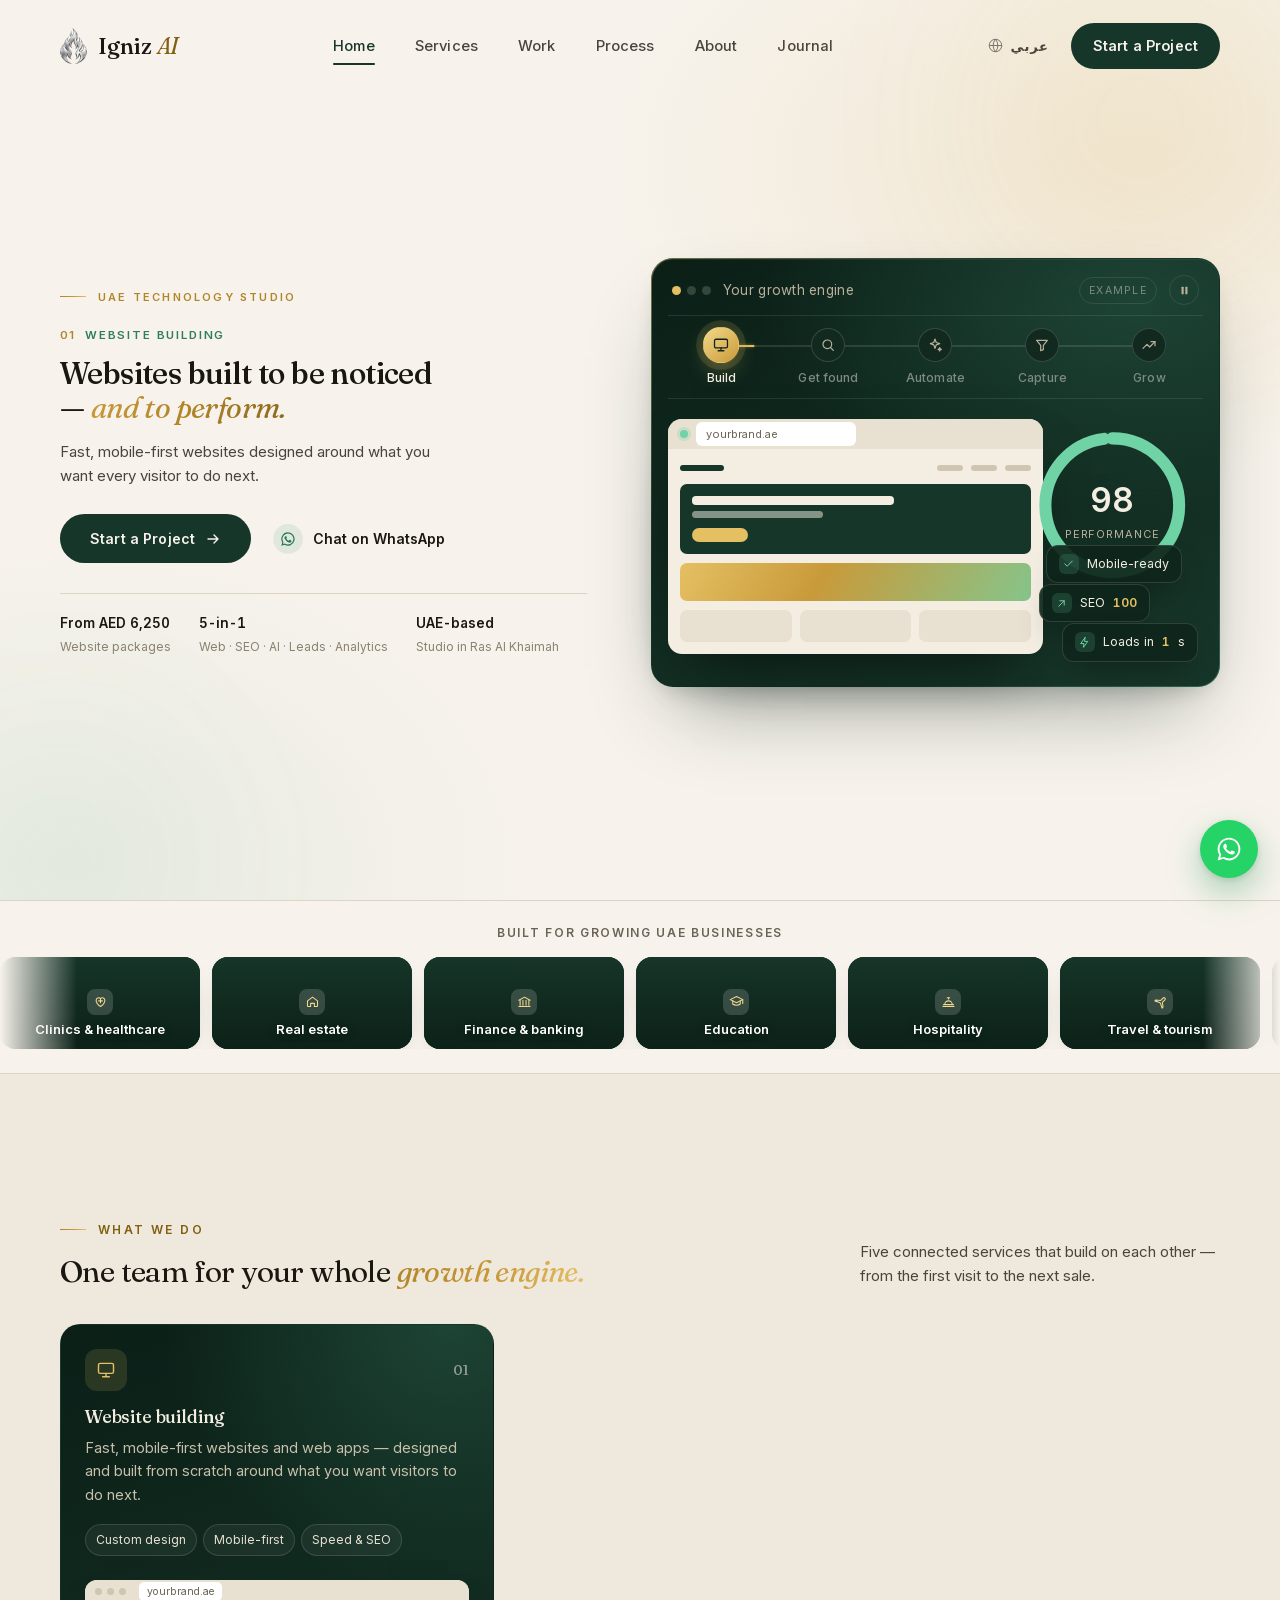
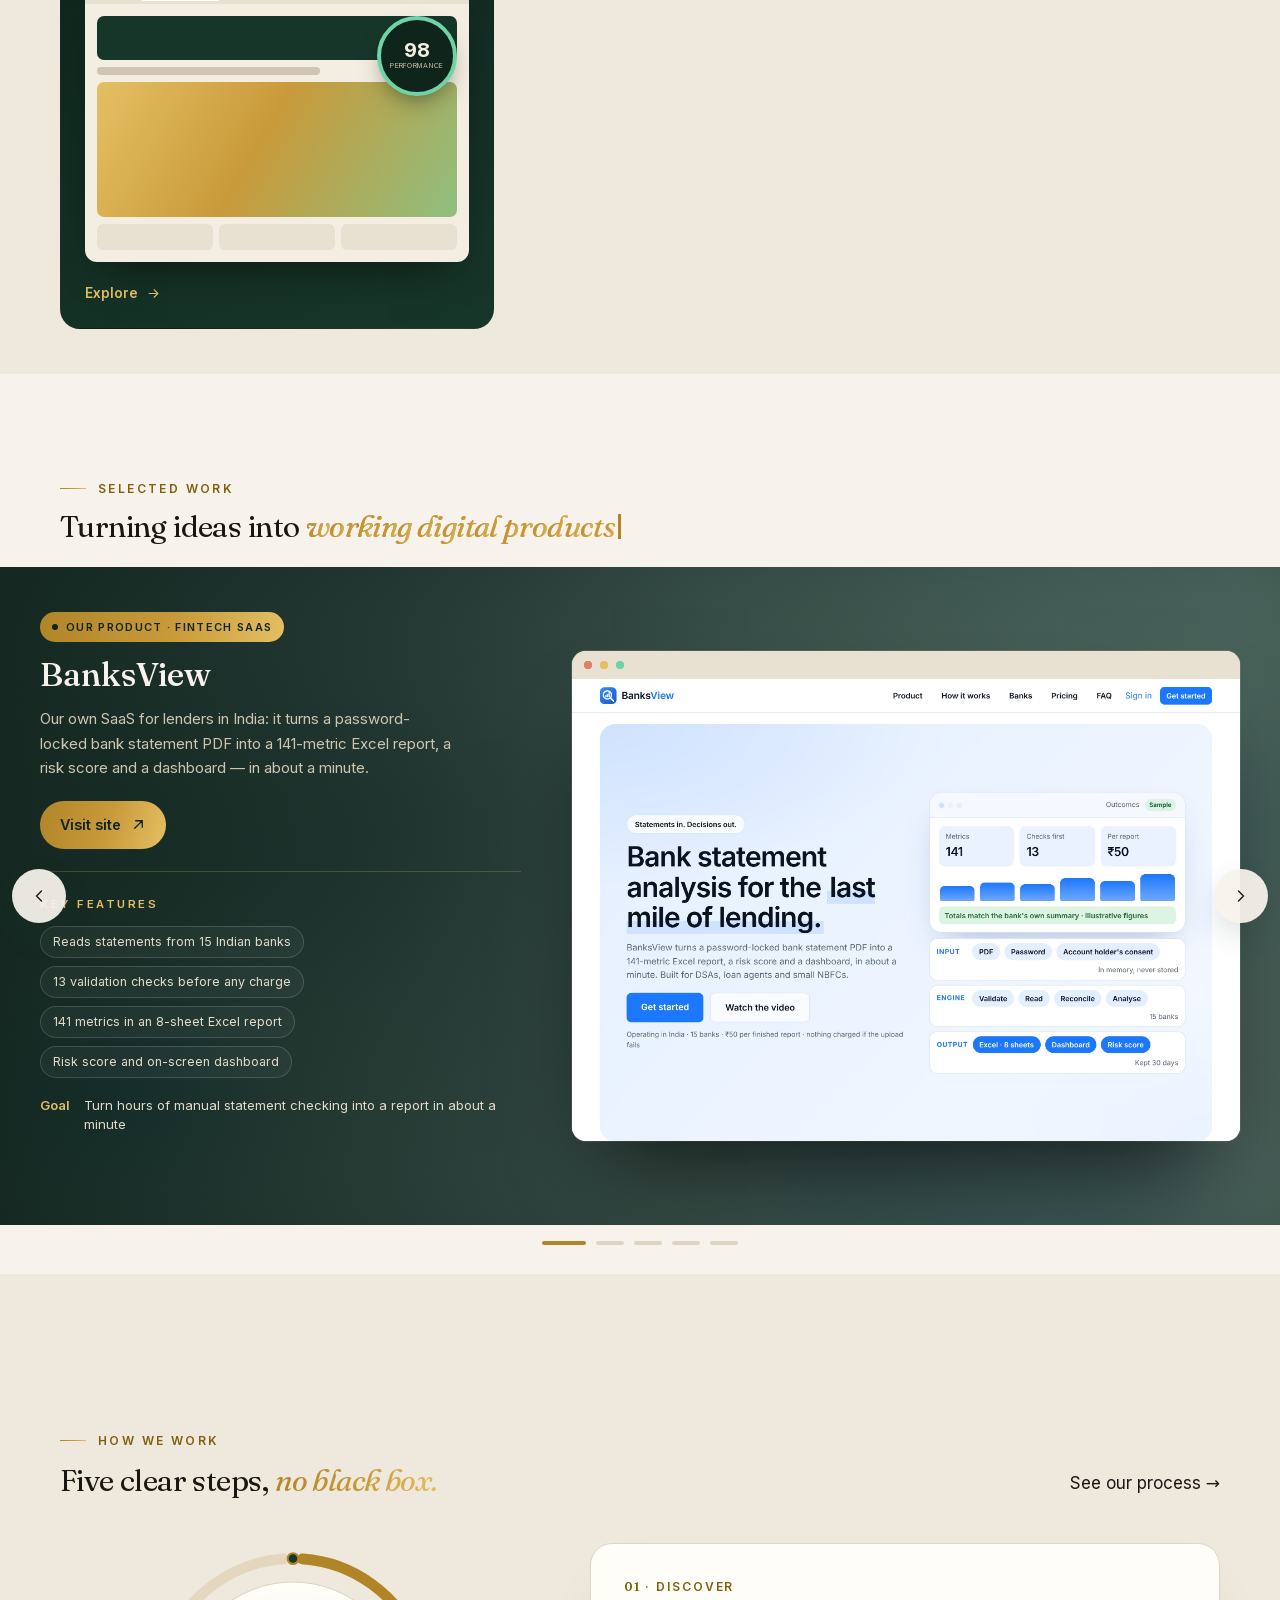
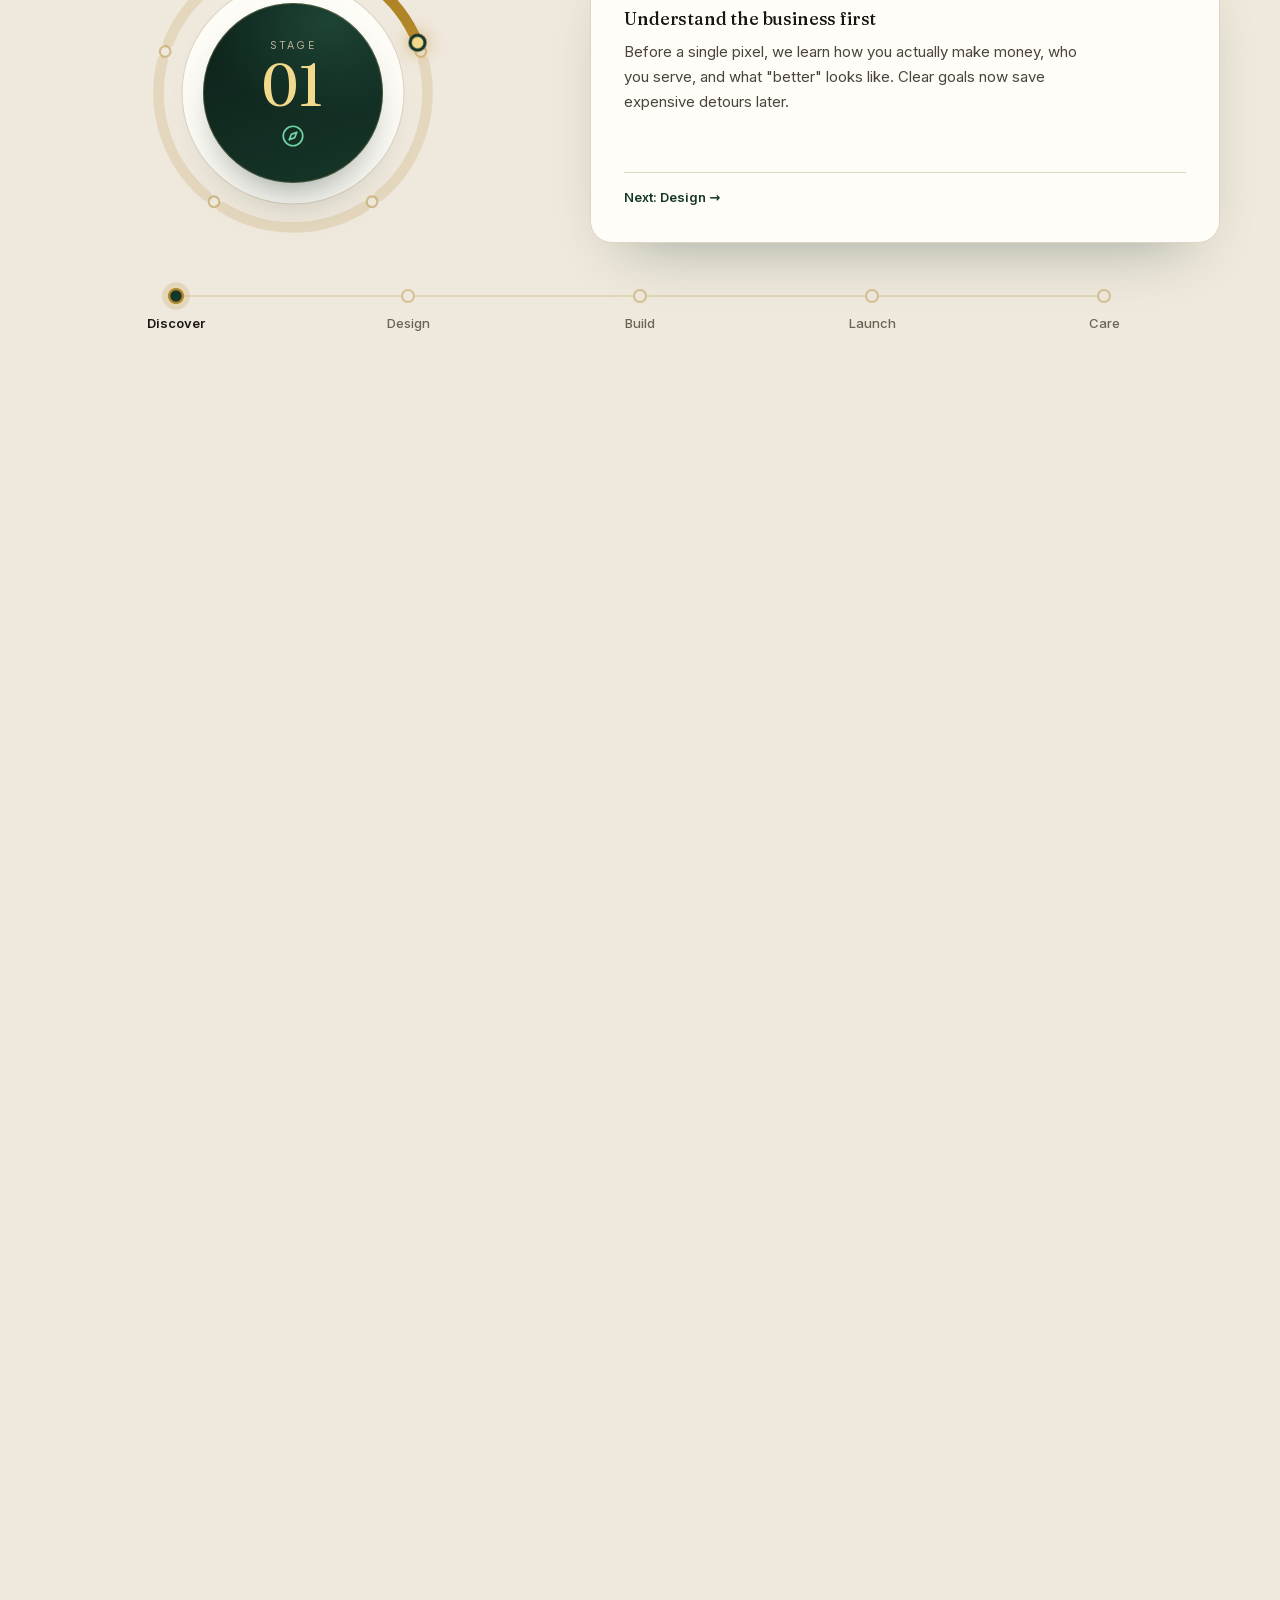
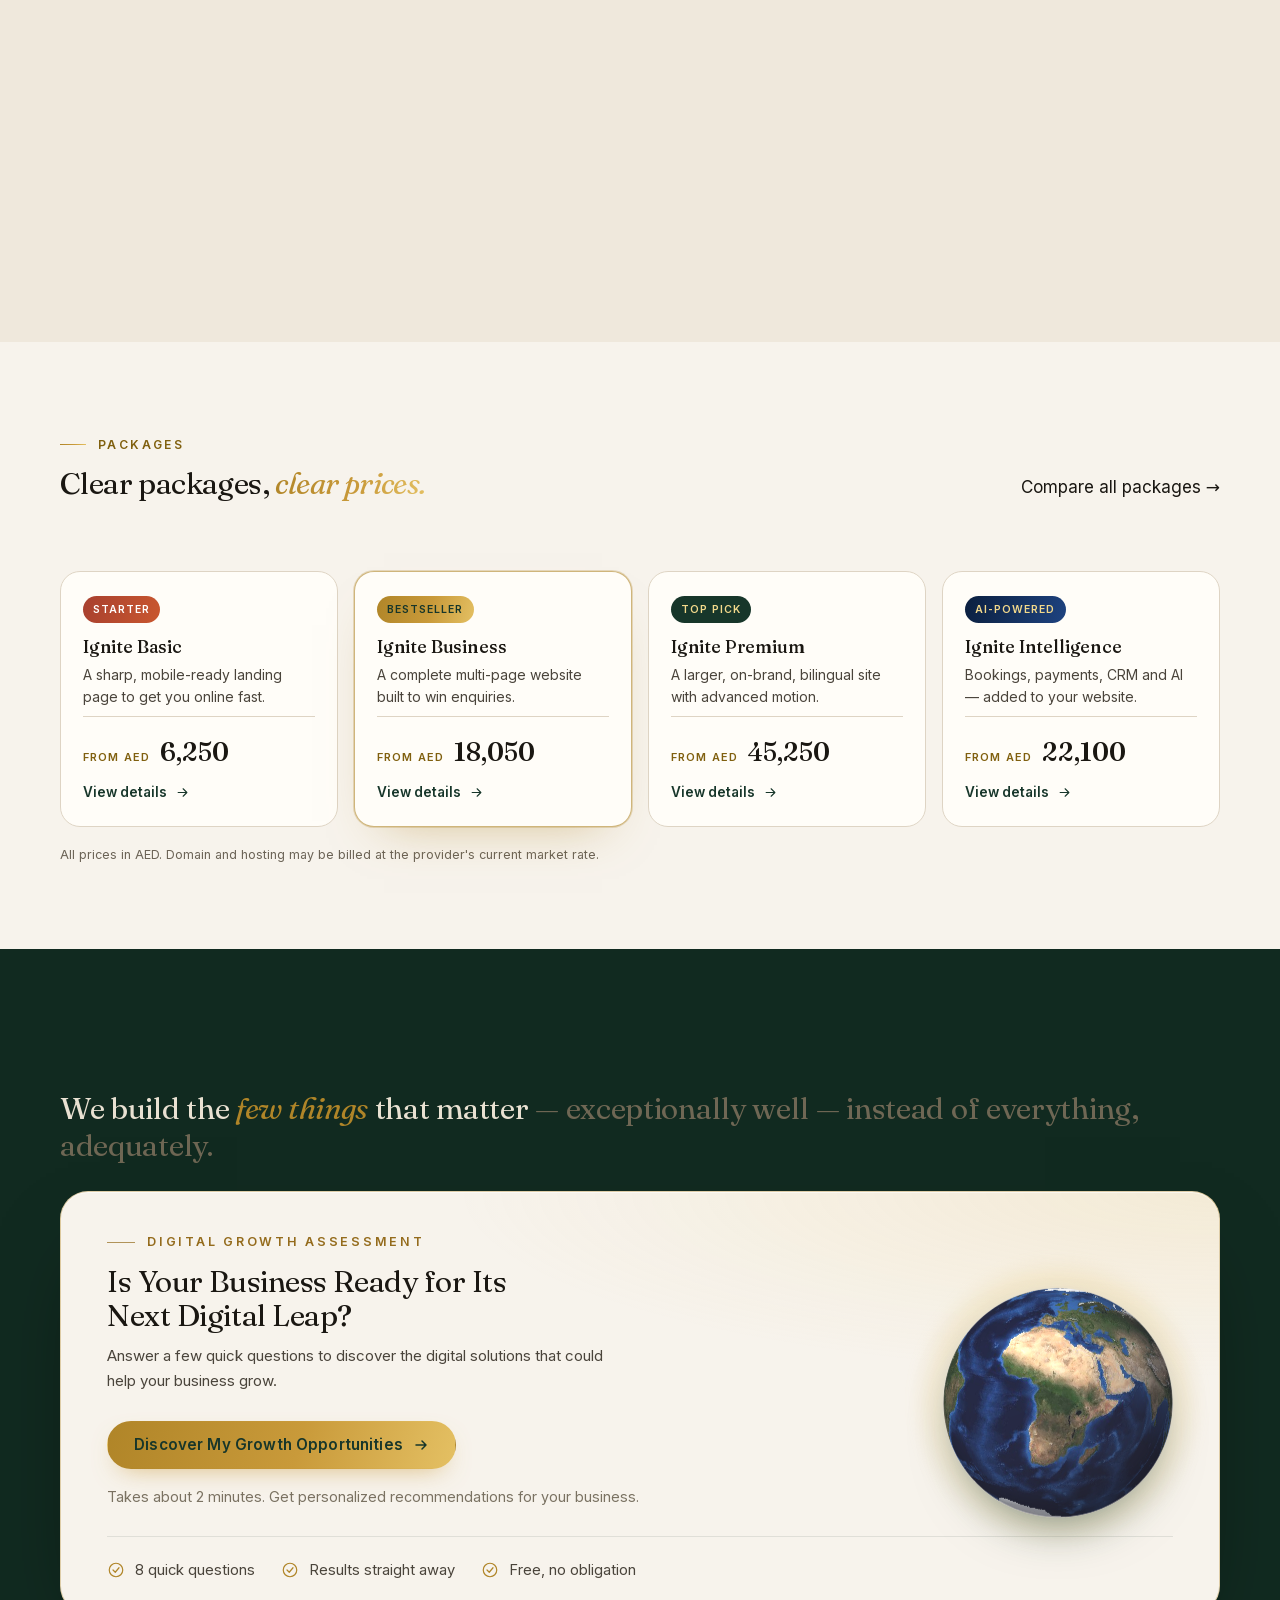
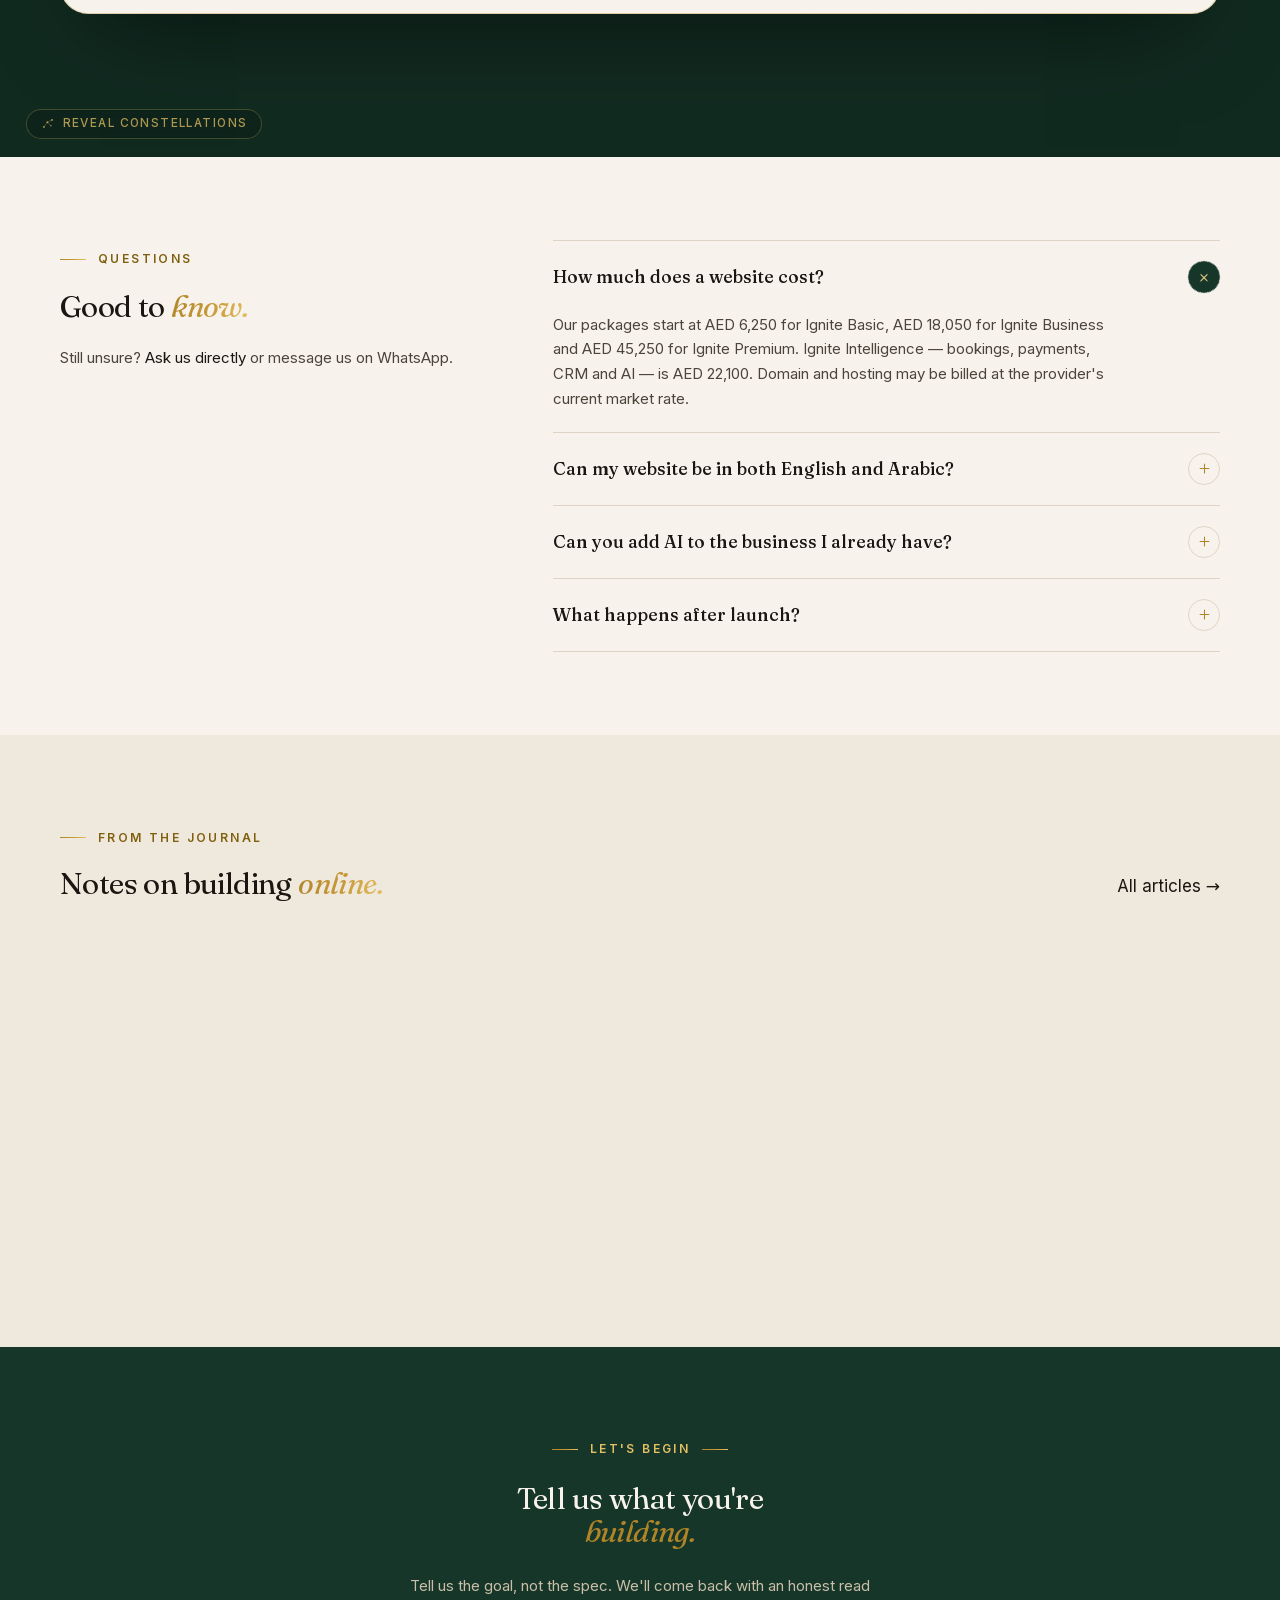
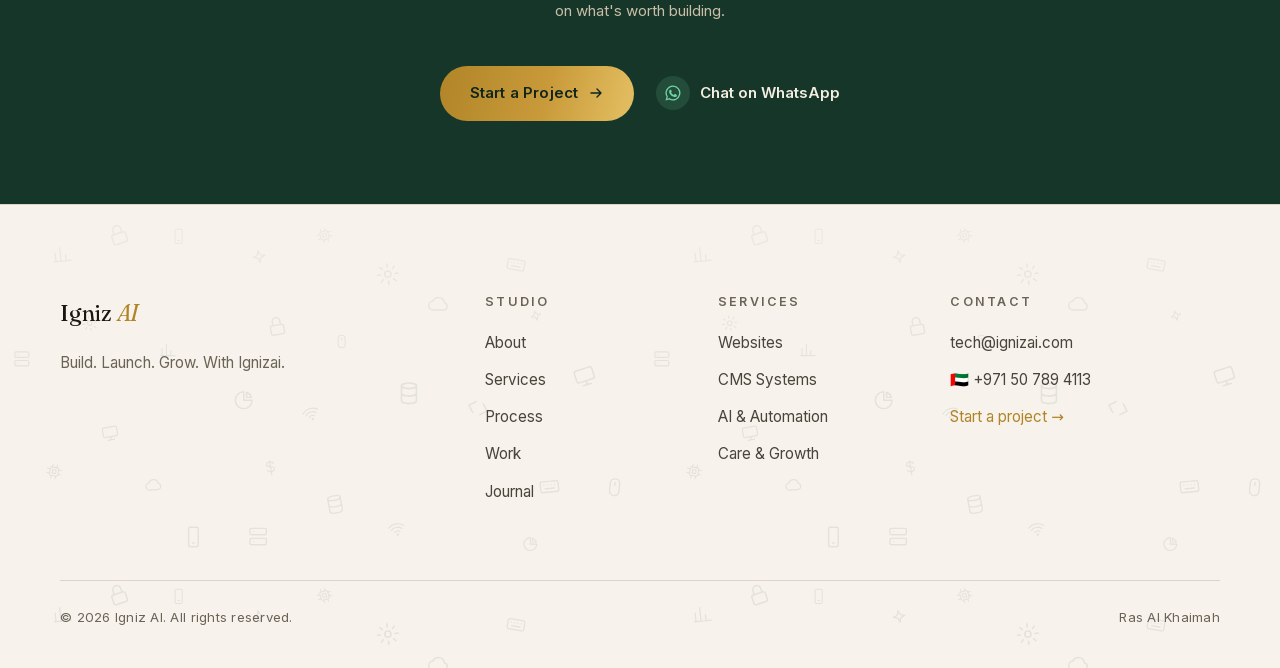
<file: index.html>
<!DOCTYPE html>
<html lang="en">
<head>
  <meta charset="UTF-8" />
  <meta name="viewport" content="width=device-width, initial-scale=1.0, viewport-fit=cover" />
  <title>IgnizAI — Web Design, Development &amp; AI Studio in the UAE</title>
  <meta name="description" content="IgnizAI (Igniz AI) is a web design, development and AI studio in Ras Al Khaimah, UAE, building websites, platforms and AI systems that grow your business." />
  <link rel="icon" href="/favicon.ico" sizes="any">
  <link rel="icon" type="image/png" sizes="48x48" href="/assets/seo/favicon-48.png">
  <link rel="icon" type="image/png" sizes="96x96" href="/assets/seo/favicon-96.png">
  <link rel="icon" type="image/png" sizes="192x192" href="/assets/seo/icon-192.png">
  <link rel="apple-touch-icon" href="/assets/seo/apple-touch-icon.png">
  <meta name="theme-color" content="#17362A">
  <link rel="canonical" href="https://ignizai.com/">
  <meta name="robots" content="index, follow, max-image-preview:large">
  <meta property="og:type" content="website">
  <meta property="og:site_name" content="IgnizAI">
  <meta property="og:title" content="IgnizAI — Web Design, Development &amp; AI Studio in the UAE">
  <meta property="og:description" content="IgnizAI (Igniz AI) is a web design, development and AI studio in Ras Al Khaimah, UAE, building websites, platforms and AI systems that grow your business.">
  <meta property="og:url" content="https://ignizai.com/">
  <meta property="og:image" content="https://ignizai.com/assets/seo/og-image.jpg">
  <meta property="og:image:width" content="1200">
  <meta property="og:image:height" content="630">
  <meta property="og:locale" content="en_US">
  <meta property="og:locale:alternate" content="ar_AE">
  <meta name="twitter:card" content="summary_large_image">
  <meta name="twitter:title" content="IgnizAI — Web Design, Development &amp; AI Studio in the UAE">
  <meta name="twitter:description" content="IgnizAI (Igniz AI) is a web design, development and AI studio in Ras Al Khaimah, UAE, building websites, platforms and AI systems that grow your business.">
  <meta name="twitter:image" content="https://ignizai.com/assets/seo/og-image.jpg">
  <script type="application/ld+json">
  {
    "@context": "https://schema.org",
    "@graph": [
      {
        "@type": "WebSite",
        "@id": "https://ignizai.com/#website",
        "url": "https://ignizai.com/",
        "name": "IgnizAI",
        "alternateName": [
          "Igniz AI",
          "Ignizai",
          "Igniz"
        ],
        "inLanguage": [
          "en",
          "ar"
        ],
        "publisher": {
          "@id": "https://ignizai.com/#organization"
        }
      },
      {
        "@type": "ProfessionalService",
        "@id": "https://ignizai.com/#organization",
        "name": "IgnizAI",
        "alternateName": [
          "Igniz AI",
          "Ignizai"
        ],
        "url": "https://ignizai.com/",
        "logo": "https://ignizai.com/assets/seo/icon-512.png",
        "image": "https://ignizai.com/assets/seo/og-image.jpg",
        "description": "Web design, development and AI studio in Ras Al Khaimah, UAE, building websites, platforms and AI systems for growing businesses.",
        "email": "tech@ignizai.com",
        "telephone": "+971507894113",
        "address": {
          "@type": "PostalAddress",
          "addressLocality": "Ras Al Khaimah",
          "addressCountry": "AE"
        },
        "areaServed": [
          "AE",
          "IN"
        ],
        "founder": {
          "@type": "Person",
          "name": "Arun Mandook",
          "jobTitle": "Founder & CEO"
        },
        "knowsAbout": [
          "Website design",
          "Web development",
          "Mobile apps",
          "CRM and business automation",
          "Content management systems",
          "AI automation"
        ]
      }
    ]
  }
  </script>
  <link rel="preload" as="font" type="font/woff2" href="assets/fonts/fraunces-normal-500.woff2" crossorigin>
  <link rel="preload" as="font" type="font/woff2" href="assets/fonts/inter-normal-400.woff2" crossorigin>
  <link rel="stylesheet" href="assets/theme.css?v=20261107">
  <link rel="stylesheet" href="assets/quiz.css?v=20261011b">
  <link rel="preconnect" href="https://images.unsplash.com" crossorigin>

  <style id="page-styles">
    /* ===================== NAV ===================== */
    .nav { position:fixed; top:0; left:0; right:0; z-index:900; height:var(--nav-h);
      display:flex; align-items:center; transition:background .5s var(--ease), box-shadow .5s var(--ease), height .5s var(--ease); }
    .nav__inner { display:flex; align-items:center; justify-content:space-between; width:100%; }
    .nav.is-solid { background:rgba(247,243,236,0.86); backdrop-filter:blur(14px) saturate(120%);
      -webkit-backdrop-filter:blur(14px) saturate(120%); box-shadow:0 1px 0 var(--line); height:72px; }
    .brand { display:inline-flex; align-items:center; gap:11px; }
    .brand__mark { width:auto; height:36px; flex-shrink:0; display:block; }
    .brand__name { font-family:var(--font-display); font-size:1.4rem; font-weight:500; color:var(--ink); letter-spacing:-0.01em; }
    .brand__name .ital { color:var(--gold-ink); }
    .nav__links { display:flex; align-items:center; gap:34px; }
    .nav__links a { font-size:0.92rem; font-weight:500; color:var(--ink-2); }
    .nav__links a.active { color:var(--ink); }
    .nav__right { display:flex; align-items:center; gap:22px; }
    .lang-btn { display:inline-flex; align-items:center; gap:7px; font-size:0.82rem; font-weight:600;
      letter-spacing:0.06em; color:var(--ink-2); }
    .lang-btn svg { opacity:.7; }
    .nav__cta { font-size:0.9rem; font-weight:600; padding:11px 22px; }
    .hamburger { display:none; flex-direction:column; gap:5px; width:26px; }
    .hamburger span { height:1.5px; background:var(--ink); border-radius:2px; transition:transform .4s var(--ease), opacity .3s; }
    .hamburger.open span:nth-child(1){ transform:translateY(6.5px) rotate(45deg); }
    .hamburger.open span:nth-child(2){ opacity:0; }
    .hamburger.open span:nth-child(3){ transform:translateY(-6.5px) rotate(-45deg); }
    .mobile-menu { position:fixed; inset:0; z-index:850; background:var(--bg); display:flex; flex-direction:column;
      align-items:center; justify-content:center; gap:26px; opacity:0; pointer-events:none; transition:opacity .4s var(--ease); }
    .mobile-menu.open { opacity:1; pointer-events:all; }
    .mobile-menu a { font-family:var(--font-display); font-size:2rem; color:var(--ink); }
    .mobile-menu a .num { font-size:.9rem; color:var(--gold); font-family:var(--font-body); vertical-align:super; margin-right:8px; }

    /* ===================== HERO ===================== */
    .hero { position:relative; min-height:100vh; display:flex; align-items:center; overflow:hidden;
      padding:calc(var(--nav-h) + 40px) 0 90px; }
    .hero__grain { position:absolute; inset:0; z-index:1; pointer-events:none; opacity:.5;
      background-image:url("data:image/svg+xml,%3Csvg xmlns='http://www.w3.org/2000/svg' width='140' height='140'%3E%3Cfilter id='n'%3E%3CfeTurbulence type='fractalNoise' baseFrequency='0.9' numOctaves='2'/%3E%3C/filter%3E%3Crect width='140' height='140' filter='url(%23n)' opacity='0.5'/%3E%3C/svg%3E"); }
    .hero__inner { position:relative; z-index:2; max-width:1080px; }
    /* Hero content sits directly over the moving gold ribbons (glass card removed) */
    .hero .hero__inner { max-width:var(--maxw); }               /* align with the nav / logo on the left */
    .hero__glass { position:relative; max-width:900px; }
    .hero__glass .hero__actions { margin-top:36px; }
    @media (max-width:600px){
      .hero__glass .hero__eyebrow { margin-bottom:18px; }
      .hero__glass .hero__rule { margin:20px 0 16px; }
      .hero__glass .hero__lead { font-size:16px; line-height:1.55; }
      .hero__glass .hero__actions { margin-top:22px; gap:14px 22px; }
    }
    .hero__eyebrow { margin-bottom:34px; opacity:0; transform:translateY(14px); transition:all .9s var(--ease) .1s; }
    .is-lit .hero__eyebrow { opacity:1; transform:none; }
    .hero__title { font-family:var(--font-display); font-weight:400; font-size:var(--fs-h2);
      line-height:1.02; letter-spacing:-0.025em; color:var(--ink); }
    .hero__title .ital { font-weight:500; }
    .hero__title--split .tw-line { display:block; }
    .hero__title--split .sr-mask { display:inline-block; overflow:hidden; vertical-align:top;
      padding:0.06em 0.04em 0.14em; margin:-0.06em -0.04em -0.14em; }
    .hero__title--split .sr-word { display:inline-block; }
    .hero__title--split.sr-armed .sr-word { transform:translateY(110%) rotate(4deg); opacity:0;
      transition-property:transform, opacity; transition-timing-function:var(--ease); }
    .hero__title--split.sr-armed.sr-go .sr-word { transform:none; opacity:1; }
    .hero__rule { width:120px; height:1px; background:var(--grad-gold); margin:38px 0 32px; transform:scaleX(0); transform-origin:left; }
    .is-lit .hero__rule { transform:scaleX(1); transition:transform 1.2s var(--ease) .55s; }
    .hero__lead { max-width:56ch; font-size:19px; color:var(--ink-2); line-height:1.6;
      opacity:0; transform:translateY(16px); transition:all 1s var(--ease) .6s; }
    .is-lit .hero__lead { opacity:1; transform:none; }
    .hero__actions { display:flex; align-items:center; gap:28px; margin-top:44px; flex-wrap:wrap;
      opacity:0; transform:translateY(16px); transition:all 1s var(--ease) .75s; }
    .is-lit .hero__actions { opacity:1; transform:none; }
    .hero__serial { position:absolute; z-index:2; left:var(--gutter); bottom:38px; display:flex; align-items:center; gap:14px;
      font-size:.74rem; letter-spacing:0.22em; text-transform:uppercase; color:var(--ink-3);
      opacity:0; transition:opacity 1s ease 1.1s; }
    .is-lit .hero__serial { opacity:1; }
    .hero__scroll { position:absolute; z-index:2; right:var(--gutter); bottom:38px; display:flex; align-items:center; gap:12px;
      font-size:.72rem; letter-spacing:0.2em; text-transform:uppercase; color:var(--ink-3);
      opacity:0; transition:opacity 1s ease 1.1s; }
    .is-lit .hero__scroll { opacity:1; }
    .hero__scroll .bar { width:46px; height:1px; background:var(--ink-3); position:relative; overflow:hidden; }
    .hero__scroll .bar::after { content:''; position:absolute; inset:0; background:var(--gold);
      transform:translateX(-100%); animation:scrollbar 2.4s var(--ease) infinite; }
    @keyframes scrollbar { 0%{transform:translateX(-100%)} 55%{transform:translateX(0)} 100%{transform:translateX(101%)} }
    @media (max-width:760px){ .hero__serial,.hero__scroll{ display:none; } }

    /* ===================== SECTION SHELL ===================== */
    .section { padding:var(--section-y) 0; position:relative; }
    .section--alt { background:var(--bg-alt); }
    .section--dark { background:var(--espresso); color:#E9E1D2; }
    .section--dark h2,.section--dark h3 { color:#F7F3EC; }
    .sec-head { max-width:760px; margin-bottom:70px; }
    .sec-head h2 { font-size:var(--fs-h2); margin:22px 0 0; }
    .sec-head .lead { margin-top:22px; font-size:var(--fs-lead); color:var(--ink-2); max-width:58ch; }
    .section--dark .sec-head .lead { color:#C9BFA e; color:#cabfa8; }

    /* Manifesto (why) — asymmetric editorial split */
    .manifesto { display:grid; grid-template-columns:5fr 7fr; gap:70px; align-items:start; }
    .manifesto__aside { position:sticky; top:120px; }
    .manifesto__aside .num { font-family:var(--font-display); font-size:1rem; color:var(--gold); letter-spacing:.1em; }
    .manifesto__big { font-family:var(--font-display); font-size:clamp(1.7rem,2.6vw,2.5rem); line-height:1.25; color:var(--ink); font-weight:400; }
    .manifesto__big .ital { color:var(--gold); }
    .manifesto__body p { margin-bottom:1.5em; color:var(--ink-2); font-size:1.1rem; line-height:1.75; }
    .manifesto__body p:last-child { margin-bottom:0; }
    .manifesto__body strong { color:var(--ink); font-weight:600; }

    /* Services — editorial numbered rows */
    .svc-list { border-top:1px solid var(--line); }
    .svc-row { display:grid; grid-template-columns:90px 1fr auto; gap:30px; align-items:center;
      padding:38px 8px; border-bottom:1px solid var(--line); position:relative; cursor:default; transition:padding .5s var(--ease); }
    .svc-row::before { content:''; position:absolute; left:0; top:0; bottom:0; width:0; background:var(--gold-soft); z-index:-1; transition:width .5s var(--ease); }
    .svc-row:hover { padding-left:26px; }
    .svc-row:hover::before { width:100%; }
    .svc-row__num { font-family:var(--font-display); font-size:1rem; color:var(--gold); }
    .svc-row__title { font-family:var(--font-display); font-size:clamp(1.5rem,2.4vw,2.1rem); color:var(--ink); font-weight:400; }
    .svc-row__desc { color:var(--ink-2); font-size:1rem; max-width:46ch; margin-top:6px; }
    .svc-row__arrow { width:46px; height:46px; border:1px solid var(--line); border-radius:50%; display:flex; align-items:center; justify-content:center;
      color:var(--ink); transition:background .4s var(--ease), color .4s, border-color .4s, transform .4s var(--ease); }
    .svc-row:hover .svc-row__arrow { background:var(--espresso); color:var(--gold); border-color:var(--espresso); transform:rotate(-45deg); }
    @media (max-width:760px){ .svc-row{ grid-template-columns:56px 1fr; } .svc-row__arrow{ display:none; } }
    /* "What we do" fits in one screen: the section is exactly one viewport tall
       (below the fixed nav) and its spacing scales with the screen height */
    #services { min-height:100vh; min-height:100svh; box-sizing:border-box; display:flex; align-items:center;
      padding:calc(var(--nav-h) + clamp(14px,4vh,56px)) 0 clamp(14px,4vh,56px); }
    #services > .container { width:100%; }
    #services .sec-head { margin-bottom:clamp(18px,4vh,48px); max-width:none; }
    #services .sec-head h2 { margin-top:clamp(10px,1.8vh,22px); font-size:min(var(--fs-h2), 6.2vh); }
    #services .svc-row { padding:clamp(10px,2.3vh,28px) 8px; }
    #services .svc-row__title { font-size:clamp(1.15rem, min(2.3vw, 3.6vh), 2rem); }
    #services .svc-row__desc { max-width:none; margin-top:4px; font-size:clamp(.86rem, 2vh, 1rem); line-height:1.5; }
    #services .svc-row__arrow { width:40px; height:40px; }
    @media (max-width:760px){
      #services .svc-row { grid-template-columns:30px 1fr; gap:12px; align-items:start; padding:clamp(8px,1.6vh,16px) 4px; }
      #services .svc-row__num { font-size:.9rem; padding-top:.2em; }
      #services .svc-row__title { font-size:clamp(1.05rem, 2.8vh, 1.35rem); }
      #services .svc-row__desc { font-size:clamp(.8rem, 1.9vh, .92rem); line-height:1.4; }
      #services .sec-head h2 { font-size:min(var(--fs-h2), 4.6vh); }
    }

    /* Pinned statement */
    .statement { min-height:82vh; display:flex; align-items:center; }
    .statement__text { font-family:var(--font-display); font-weight:400; font-size:clamp(2rem,4.4vw,4rem);
      line-height:1.18; letter-spacing:-0.02em; max-width:20ch; }
    .statement__text .ital { color:var(--gold); }
    .statement__text .dim { color:#7d7461; }
    .section--dark .statement__text .dim { color:#6f6754; }

    /* Stats */
    .stats { display:grid; grid-template-columns:repeat(4,1fr); gap:30px; }
    .stat__num { font-family:var(--font-display); font-size:clamp(2.6rem,4vw,3.8rem); color:var(--ink); font-weight:400; line-height:1; }
    .section--dark .stat__num { color:#F7F3EC; }
    .stat__num .gold-text { font-style:italic; }
    .stat__label { margin-top:14px; font-size:.82rem; letter-spacing:.14em; text-transform:uppercase; color:var(--ink-3); }
    .section--dark .stat__label { color:#a99f89; }
    @media (max-width:760px){ .stats{ grid-template-columns:1fr 1fr; gap:44px 24px; } }

    /* Pull-quote */
    .quote { max-width:900px; margin:0 auto; text-align:center; }
    .quote__mark { font-family:var(--font-display); font-style:italic; font-size:5rem; color:var(--gold); line-height:.6; }
    .quote__text { font-family:var(--font-display); font-weight:400; font-size:clamp(1.6rem,3vw,2.5rem); line-height:1.3; color:var(--ink); margin:20px 0 30px; }
    .quote__text .ital { color:var(--gold); }
    .quote__by { font-size:.85rem; letter-spacing:.14em; text-transform:uppercase; color:var(--ink-3); }

    /* Journal (blog) cards */
    .journal { display:grid; grid-template-columns:repeat(3,1fr); gap:34px; }
    .jcard { background:var(--surface); border:1px solid var(--line); border-radius:var(--radius-md); overflow:hidden;
      display:flex; flex-direction:column; transition:transform .5s var(--ease), box-shadow .5s var(--ease); }
    .jcard:hover { transform:translateY(-6px); box-shadow:0 26px 50px rgba(33,28,21,0.12); }
    .jcard__top { padding:28px 28px 0; }
    .jcard__tag { font-size:.72rem; letter-spacing:.16em; text-transform:uppercase; color:var(--gold-ink); font-weight:600; }
    .jcard__title { font-family:var(--font-display); font-size:1.4rem; line-height:1.2; color:var(--ink); margin:16px 0 12px; font-weight:400; }
    .jcard__ex { color:var(--ink-2); font-size:.96rem; padding:0 28px; flex:1; }
    .jcard__foot { padding:20px 28px 26px; display:flex; align-items:center; justify-content:space-between;
      font-size:.8rem; color:var(--ink-3); margin-top:22px; }
    @media (max-width:900px){ .journal{ grid-template-columns:1fr; max-width:520px; } }

    /* CTA band */
    .cta-band { text-align:center; }
    .cta-band h2 { font-size:clamp(2.2rem,4vw,3.6rem); color:#F7F3EC; max-width:18ch; margin:24px auto 0; font-weight:400; }
    .cta-band h2 .ital { color:var(--gold); }
    .cta-band .lead { color:#c9bfa8; margin:26px auto 42px; max-width:52ch; }

    /* Footer */
    .footer { background:var(--espresso); color:#b8ae98; padding:90px 0 40px; }
    .footer__grid { display:grid; grid-template-columns:2fr 1fr 1fr 1.4fr; gap:40px; }
    .footer h4 { font-family:var(--font-body); font-size:.78rem; letter-spacing:.18em; text-transform:uppercase; color:#8a8172; margin-bottom:22px; font-weight:600; }
    .footer a { display:block; color:#cabfa8; margin-bottom:12px; font-size:.95rem; }
    .footer a:hover { color:var(--gold); }
    .footer__brand .brand__name { color:#F7F3EC; }
    .footer__brand p { margin-top:18px; max-width:34ch; color:#8a8172; font-size:.95rem; line-height:1.7; }
    .footer__bottom { margin-top:64px; padding-top:26px; border-top:1px solid rgba(255,255,255,0.09);
      display:flex; justify-content:space-between; gap:16px; flex-wrap:wrap; font-size:.82rem; color:#6f6754; }
    @media (max-width:900px){ .footer__grid{ grid-template-columns:1fr 1fr; gap:40px 24px; } }

    /* Preloader */
    #preloader { position:fixed; inset:0; z-index:1000; background:var(--bg); display:flex; flex-direction:column;
      align-items:center; justify-content:center; gap:20px; transition:opacity .7s var(--ease), visibility .7s; }
    #preloader.done { opacity:0; visibility:hidden; }
    #preloader .pl-name { font-family:var(--font-display); font-size:2rem; color:var(--ink); opacity:0; animation:plfade .8s var(--ease) .15s forwards; }
    #preloader .pl-name .ital { color:var(--gold); }
    #preloader .pl-rule { width:0; height:1px; background:var(--grad-gold); animation:plrule 1.4s var(--ease) .4s forwards; }
    @keyframes plfade { to{ opacity:1; } }
    @keyframes plrule { to{ width:170px; } }

    @media (max-width:900px){ .manifesto{ grid-template-columns:1fr; gap:36px; } .manifesto__aside{ position:static; } }
    @media (max-width:900px){ .nav__links,.nav__right .lang-btn,.nav__cta{ display:none; } .hamburger{ display:flex; } }

    /* ===================== WORK SHOWCASE ===================== */
    .work-grid { display:grid; grid-template-columns:repeat(2,minmax(0,1fr)); gap:30px; }
    .work-card { display:flex; flex-direction:column; background:var(--surface); border:1px solid var(--line);
      border-radius:var(--radius-md); overflow:hidden; transition:transform .55s var(--ease), box-shadow .55s var(--ease), border-color .4s; }
    .work-card:hover { transform:translateY(-8px); box-shadow:0 30px 60px rgba(33,28,21,0.16); border-color:var(--gold); }
    .work-card__shot { position:relative; aspect-ratio:1200/850; overflow:hidden; background:var(--bg-alt); }
    .work-card__shot img { width:100%; height:100%; object-fit:cover; object-position:top center;
      transition:transform 1s var(--ease); }
    .work-card:hover .work-card__shot img { transform:scale(1.05); }
    .work-card__shot::after { content:''; position:absolute; inset:0; background:linear-gradient(180deg,rgba(23,54,42,0) 55%,rgba(23,54,42,0.28) 100%);
      opacity:0; transition:opacity .5s var(--ease); }
    .work-card:hover .work-card__shot::after { opacity:1; }
    .work-card__visit { position:absolute; top:16px; right:16px; width:42px; height:42px; border-radius:50%;
      background:rgba(247,243,236,0.92); color:var(--forest); display:flex; align-items:center; justify-content:center;
      transform:translateY(-8px) scale(.9); opacity:0; transition:all .5s var(--ease); }
    .work-card:hover .work-card__visit { transform:none; opacity:1; }
    .work-card__body { padding:26px 28px 30px; display:flex; flex-direction:column; gap:10px; flex:1; }
    .work-card__domain { font-family:var(--font-body); font-size:.78rem; letter-spacing:.06em; color:var(--gold);
      font-weight:600; display:inline-flex; align-items:center; gap:7px; }
    .work-card__domain::before { content:''; width:6px; height:6px; border-radius:50%; background:var(--gold); flex-shrink:0; }
    .work-card__name { font-family:var(--font-display); font-size:1.5rem; color:var(--ink); font-weight:500; line-height:1.15; }
    .work-card__desc { color:var(--ink-2); font-size:.96rem; line-height:1.6; }
    .work-card__cta { margin-top:6px; font-size:.9rem; font-weight:600; color:var(--ink); display:inline-flex; align-items:center; gap:8px; }
    .work-card:hover .work-card__cta { color:var(--gold); }
    /* Card actions: "Visit site" link + (touch only) "Key features" toggle */
    .work-card { cursor:default; }
    .work-carousel__track > .work-card.is-active { cursor:pointer; }
    .work-card__actions { display:flex; align-items:center; justify-content:space-between; gap:14px; margin-top:6px; }
    .work-card__actions .work-card__cta { margin-top:0; }
    .work-card__more, .work-card__close { display:none; }
    .work-card__features .work-card__cta { color:var(--gold-2); }

    /* Touch screens (no hover): features open as a panel over the card with a
       "Key features" button, and close with the × button */
    @media (hover:none){
      .work-card__more { display:inline-flex; align-items:center; gap:8px; min-height:44px; padding:0 16px;
        border-radius:100px; border:1px solid var(--line); background:var(--bg); color:var(--ink);
        font-family:var(--font-body); font-size:.86rem; font-weight:600; cursor:pointer; }
      .work-card__more svg { color:var(--gold); }
      .work-card__close { display:inline-flex; align-items:center; justify-content:center; position:absolute; top:10px; right:10px;
        width:44px; height:44px; border-radius:50%; border:1px solid rgba(201,154,58,0.4); background:rgba(247,243,236,0.06);
        color:#F7F3EC; cursor:pointer; z-index:2; }
      html[dir="rtl"] .work-card__close { right:auto; left:10px; }
      .work-card { overflow:hidden; }
      .work-carousel .work-card .work-card__shot { flex:1 1 auto; min-height:64px; }
      .work-carousel .work-card__body { padding:18px 20px 16px; gap:6px; }
      .work-carousel .work-card__name { font-size:1.3rem; }
      .work-carousel .work-card__desc { font-size:.92rem; line-height:1.5; display:-webkit-box; -webkit-line-clamp:3; -webkit-box-orient:vertical; overflow:hidden; }
      .work-carousel .work-card__actions { margin-top:4px; gap:10px; }
      .work-carousel .work-card__actions .work-card__cta { white-space:nowrap; font-size:.86rem; min-height:44px; align-items:center; }
      .work-carousel .work-card__more { white-space:nowrap; padding:0 14px; font-size:.82rem; }
      .work-carousel .work-card__actions svg { flex-shrink:0; }
      .work-card__features { position:absolute; inset:0; padding:22px 22px 20px; gap:14px; overflow-y:auto; overscroll-behavior:contain;
        -webkit-overflow-scrolling:touch; opacity:0; visibility:hidden; transform:translateY(16px); pointer-events:none;
        transition:opacity .35s var(--ease), transform .45s var(--ease), visibility 0s linear .45s; }
      .work-card__features .eyebrow-sm { padding-right:48px; line-height:44px; margin-top:-12px; }
      .work-card.show-features .work-card__features { opacity:1; visibility:visible; transform:none; pointer-events:auto;
        transition:opacity .35s var(--ease), transform .45s var(--ease), visibility 0s; }
      .work-card.show-features .work-card__features li { opacity:1; transform:none; }
      .work-card__features li { font-size:.9rem; }
      .work-card__meta { font-size:.84rem; }
      .work-card__features > .work-card__cta { display:inline-flex; min-height:44px; align-items:center; margin-top:4px; }
    }
    @media (hover:none) and (max-height:700px){ .work-carousel .work-card__desc { -webkit-line-clamp:2; } }
    .work-carousel.features-open .work-carousel__btn { opacity:0; pointer-events:none; }
    .work-carousel__btn { transition:background .3s, color .3s, border-color .3s, opacity .3s; }

    /* ---- Selected work carousel (driven by editorial.js) ----
       One project centred and in focus; neighbours peek in faded on each side. */
    .work-carousel { --slide-w:min(760px, 62vw); --gap:34px; position:relative; }
    #work-showcase { overflow-x:clip; }
    /* The whole Selected work section is one screen tall: heading + carousel + dots.
       editorial.js sets --card-h to whatever height is left for the cards. */
    #work-showcase { min-height:100vh; min-height:100svh; box-sizing:border-box; display:flex; align-items:center;
      padding:calc(72px + clamp(12px, 2.4vh, 28px)) 0 clamp(14px, 3vh, 32px); }
    #work-showcase > .container { width:100%; }
    #work-showcase .sec-head { margin-bottom:clamp(12px, 2.6vh, 34px) !important; }
    #work-showcase .sec-head h2 { margin-top:clamp(8px, 1.4vh, 20px) !important; font-size:min(var(--fs-h2), 5.6vh); }
    #work-showcase .work-carousel__viewport { padding:12px 0 22px; }
    @media (max-width:600px){ #work-showcase .sec-head { gap:8px !important; } #work-showcase .sec-head .link-gold { font-size:.9rem; } }
    .work-carousel__stage { position:relative; margin-left:calc(50% - 50vw); margin-right:calc(50% - 50vw); }
    .work-carousel__viewport { overflow:hidden; padding:16px 0 40px; direction:ltr; }
    .work-carousel__track { display:flex; gap:var(--gap); align-items:stretch; will-change:transform; }
    .work-carousel__track > .work-card { flex:0 0 var(--slide-w); min-width:0;
      opacity:.32; transform:scale(.9); filter:saturate(.6);
      transition:opacity .6s var(--ease), transform .6s var(--ease), filter .6s var(--ease), box-shadow .55s var(--ease), border-color .4s; }
    html[dir="rtl"] .work-carousel__track > .work-card { direction:rtl; }
    .work-carousel__track > .work-card.is-active { opacity:1; transform:none; filter:none; }
    .work-carousel__track > .work-card:not(.is-active) { cursor:pointer; }
    .work-carousel__track > .work-card:not(.is-active):hover { transform:scale(.9); box-shadow:none; border-color:var(--line); }
    .work-carousel__track > .work-card.is-active:hover { transform:translateY(-6px); }
    .work-carousel__track > .work-card:not(.is-active) .work-card__features,
    .work-carousel__track > .work-card:not(.is-active) .work-card__visit { visibility:hidden; }
    .work-carousel__btn { position:absolute; top:calc(50% - 12px); transform:translateY(-50%); z-index:5;
      width:54px; height:54px; border-radius:50%; border:1px solid var(--line); background:rgba(247,243,236,0.92);
      color:var(--ink); display:inline-flex; align-items:center; justify-content:center; cursor:pointer;
      box-shadow:0 12px 30px rgba(23,54,42,0.14); transition:background .3s, color .3s, border-color .3s, transform .3s; }
    .work-carousel__btn:hover, .work-carousel__btn:focus-visible { background:var(--forest); color:var(--gold-2); border-color:var(--forest); }
    .work-carousel__btn--prev { left:calc(50% - var(--slide-w) / 2 - 27px); }
    .work-carousel__btn--next { right:calc(50% - var(--slide-w) / 2 - 27px); }
    .work-carousel__dots { display:flex; justify-content:center; gap:10px; margin-top:6px; }
    .work-carousel__dot { width:28px; height:4px; border-radius:4px; background:var(--line); border:0; padding:0; cursor:pointer;
      transition:background .3s, width .3s var(--ease); }
    .work-carousel__dot[aria-selected="true"] { background:var(--gold); width:44px; }
    @media (max-width:1000px){ .work-carousel { --slide-w:min(600px, 78vw); --gap:18px; } }
    @media (max-width:600px){ .work-carousel { --slide-w:84vw; --gap:12px; }
      .work-carousel__btn { width:42px; height:42px; }
      .work-carousel__btn--prev { left:4px; } .work-carousel__btn--next { right:4px; } }
    @media (hover:none){ .work-carousel__track { align-items:stretch; } }
    /* Fit the carousel to the screen: every slide is exactly one "screen" tall
       (viewport minus the fixed nav, slide padding and the dots), and the
       screenshot area flexes to fill whatever the text leaves. */
    .work-carousel { --card-h:clamp(420px, calc(100svh - 190px), 860px); }
    .work-carousel__track > .work-card { height:var(--card-h); }
    .work-carousel .work-card__shot { aspect-ratio:auto; flex:1 1 auto; min-height:140px; }
    .work-carousel .work-card__body { flex:0 0 auto; }
    .work-carousel .work-card__features { overflow-y:auto; overscroll-behavior:contain; }
    @media (max-height:800px) and (hover:hover){
      .work-carousel .work-card__features { padding:20px 24px 18px; gap:10px; }
      .work-carousel .work-card__features ul { gap:5px; }
      .work-carousel .work-card__features li { font-size:.84rem; line-height:1.38; }
      .work-carousel .work-card__meta { padding-top:10px; row-gap:4px; font-size:.8rem; }
    }

    /* Hover panel: key features over the whole card */
    .work-card { position:relative; }
    .work-card__features { position:absolute; inset:0; z-index:3; display:flex; flex-direction:column; gap:18px;
      padding:30px 30px 28px; background:#0F251C; color:#F3EBDD;
      opacity:0; transform:translateY(14px); pointer-events:none;
      transition:opacity .45s var(--ease), transform .55s var(--ease); }
    .work-card:hover .work-card__features, .work-card:focus-visible .work-card__features { opacity:1; transform:none; }
    .work-card__features .eyebrow-sm { font-size:.72rem; letter-spacing:.22em; text-transform:uppercase; color:var(--gold-2); font-weight:600; }
    .work-card__features ul { list-style:none; margin:0; padding:0; display:flex; flex-direction:column; gap:10px; }
    .work-card__features li { position:relative; padding-left:22px; font-size:.93rem; line-height:1.45; color:#E4DCCB;
      opacity:0; transform:translateX(-6px); transition:opacity .4s var(--ease), transform .5s var(--ease); }
    .work-card__features li::before { content:''; position:absolute; left:0; top:.62em; width:12px; height:1px; background:var(--gold-2); }
    .work-card:hover .work-card__features li, .work-card:focus-visible .work-card__features li { opacity:1; transform:none; }
    .work-card__features li:nth-child(1){ transition-delay:.08s } .work-card__features li:nth-child(2){ transition-delay:.13s }
    .work-card__features li:nth-child(3){ transition-delay:.18s } .work-card__features li:nth-child(4){ transition-delay:.23s }
    .work-card__features li:nth-child(5){ transition-delay:.28s } .work-card__features li:nth-child(6){ transition-delay:.33s }
    .work-card__meta { margin:0; padding-top:16px; grid-template-columns:auto 1fr; column-gap:14px; border-top:1px solid rgba(201,154,58,0.35); display:grid; row-gap:8px; font-size:.88rem; line-height:1.45; }
    .work-card__meta div { display:contents; }
    .work-card__meta dt { color:var(--gold-2); font-weight:600; }
    .work-card__features li strong { color:#F7F3EC; font-weight:600; }
    .work-card__meta dd { margin:0; color:#E4DCCB; }
    .work-card__features .work-card__cta { margin-top:auto; color:var(--gold-2); }
    /* Narrow three-column layouts: tighten the hover panel so it fits */
    @media (max-width:1240px) and (min-width:1001px){
      .work-card__features { padding:22px 22px 20px; gap:12px; }
      .work-card__features ul { gap:6px; }
      .work-card__features li { font-size:.85rem; line-height:1.4; }
      .work-card__meta { padding-top:12px; row-gap:5px; font-size:.82rem; }
    }
    @media (max-width:1000px){ .work-grid{ grid-template-columns:1fr; max-width:600px; margin-inline:auto; } }

    /* What we do 01–04: each row slides up over 1.5s when it scrolls into view — every time,
       scrolling down or back up (rows reset while off screen) */
    .svc-rise { opacity:0; translate:0 70px;
      transition:opacity 1.5s var(--ease), translate 1.5s var(--ease), padding .5s var(--ease); }
    .svc-rise.is-up { opacity:1; translate:0 0; }
    .svc-rise.anim-reset { transition:none !important; }
    @media (prefers-reduced-motion: reduce){ .svc-rise { opacity:1 !important; translate:none !important; } }

    /* Journal cards: swipe in from the right one after another, every time they scroll into view */
    #journal { overflow-x:hidden; overflow-x:clip; }
    .jcard-swipe { opacity:0; translate:140px 0;
      transition:opacity 1.1s var(--ease), translate 1.1s var(--ease), transform .5s var(--ease), box-shadow .5s var(--ease); }
    html[dir="rtl"] .jcard-swipe { translate:-140px 0; }
    .jcard-swipe.is-up.is-up { opacity:1; translate:0 0; }
    .jcard-swipe.anim-reset { transition:none !important; }
    @media (prefers-reduced-motion: reduce){ .jcard-swipe { opacity:1 !important; translate:none !important; } }
  </style>
<link rel="stylesheet" href="assets/hero.css?v=20261103c">
<link rel="stylesheet" href="assets/home.css?v=20261107">
<link rel="stylesheet" href="assets/process-dial.css?v=20261107">
</head>
<body>

<!-- ===== Preloader ===== -->
<div id="preloader" aria-hidden="true">
  <div class="pl-name">Igniz <span class="ital">AI</span></div>
  <div class="pl-rule"></div>
</div>

<div id="page-root">

<!-- ===== Nav ===== -->
<nav class="nav" id="nav" aria-label="Primary">
  <div class="container nav__inner">
    <a href="index.html" class="brand" aria-label="Igniz AI home">
      <img class="brand__mark" src="assets/Ignizailogo-nav.png" alt="" width="27" height="36">
      <span class="brand__name">Igniz <span class="ital">AI</span></span>
    </a>

    <div class="nav__links">
      <a href="index.html" class="active" data-i18n="nav-home">Home</a>
      <a href="services.html" data-i18n="nav-services">Services</a>
      <a href="work.html" data-i18n="nav-work">Work</a>
      <a href="process.html" data-i18n="nav-process">Process</a>
      <a href="about.html" data-i18n="nav-about">About</a>
      <a href="blog.html" data-i18n="nav-blog">Journal</a>
    </div>

    <div class="nav__right">
      <button class="lang-btn" id="langToggleBtn" aria-label="Switch language">
        <svg width="15" height="15" viewBox="0 0 24 24" fill="none" stroke="currentColor" stroke-width="1.6" aria-hidden="true"><circle cx="12" cy="12" r="10"/><path d="M2 12h20M12 2a15 15 0 0 1 0 20M12 2a15 15 0 0 0 0 20"/></svg>
        <span id="langBtnLabel">عربي</span>
      </button>
      <a href="contact.html" class="btn btn--gold nav__cta"><span data-i18n="nav-cta">Start a Project</span></a>
      <button class="hamburger" id="hamburger" aria-label="Open menu" aria-expanded="false"><span></span><span></span><span></span></button>
    </div>
  </div>
</nav>

<div class="mobile-menu" id="mobileMenu">
  <a href="index.html">Home</a>
  <a href="services.html">Services</a>
  <a href="work.html">Work</a>
  <a href="process.html">Process</a>
  <a href="about.html">About</a>
  <a href="blog.html">Journal</a>
  <a href="contact.html">Contact</a>
  <button class="lang-btn mobile-menu__lang" id="langToggleBtnMobile" aria-label="Switch language">
    <svg width="16" height="16" viewBox="0 0 24 24" fill="none" stroke="currentColor" stroke-width="1.6" aria-hidden="true"><circle cx="12" cy="12" r="10"/><path d="M2 12h20M12 2a15 15 0 0 1 0 20M12 2a15 15 0 0 0 0 20"/></svg>
    <span id="langBtnLabelMobile">عربي</span>
  </button>
</div>
<main id="main">

<!-- ===== Hero ===== -->
<header class="hero hx" id="hero">
  <div class="hx__bg" aria-hidden="true"><span class="hx__glow hx__glow--a"></span><span class="hx__glow hx__glow--b"></span></div>
  <div class="container hx__inner">

    <!-- LEFT: one fixed promise -->
    <div class="hx__card">
      <span class="eyebrow hx__eyebrow" data-i18n="hero-eyebrow">UAE Technology Studio</span>
      <h1 class="sr-only">IgnizAI — we build the website, automations and lead systems that grow your revenue</h1>
      <div class="hx__slides" aria-live="polite">
        <article class="hx__slide is-active" data-slide="0">
          <span class="hx__kicker"><i>01</i>Website building</span>
          <h2 class="hx__title">Websites built to be noticed — <span class="ital gold-text">and to perform.</span></h2>
          <p class="hx__lead">Fast, mobile-first websites designed around what you want every visitor to do next.</p>
        </article>
        <article class="hx__slide" data-slide="1" aria-hidden="true">
          <span class="hx__kicker"><i>02</i>Digital presence</span>
          <h2 class="hx__title">Be found where your customers <span class="ital gold-text">are looking.</span></h2>
          <p class="hx__lead">Google Search, Maps and social profiles that work together, so the right people find you first.</p>
        </article>
        <article class="hx__slide" data-slide="2" aria-hidden="true">
          <span class="hx__kicker"><i>03</i>AI automation</span>
          <h2 class="hx__title">Let AI handle <span class="ital gold-text">the busywork.</span></h2>
          <p class="hx__lead">Assistants and workflows that answer enquiries, update your CRM and book appointments — day and night.</p>
        </article>
        <article class="hx__slide" data-slide="3" aria-hidden="true">
          <span class="hx__kicker"><i>04</i>Lead generation</span>
          <h2 class="hx__title">Turn visitors into <span class="ital gold-text">qualified enquiries.</span></h2>
          <p class="hx__lead">Clear calls to action, smart forms and instant follow-ups that bring you better leads, consistently.</p>
        </article>
        <article class="hx__slide" data-slide="4" aria-hidden="true">
          <span class="hx__kicker"><i>05</i>Revenue growth</span>
          <h2 class="hx__title">Grow revenue <span class="ital gold-text">you can measure.</span></h2>
          <p class="hx__lead">See what's working with clear analytics — then double down on the channels that pay.</p>
        </article>
      </div>
      <div class="hx__actions">
        <a href="contact.html" class="btn btn--gold"><span data-i18n="hero-cta-1">Start a Project</span>
          <svg width="16" height="16" viewBox="0 0 16 16" fill="none" aria-hidden="true"><path d="M3 8h10M9 4l4 4-4 4" stroke="currentColor" stroke-width="1.4" stroke-linecap="round" stroke-linejoin="round"/></svg></a>
        <a href="https://wa.me/971507894113?text=Hi%20IgnizAI%2C%20I%27d%20like%20to%20discuss%20a%20project." class="hx__wa" target="_blank" rel="noopener"><span class="hx__wa-ic" aria-hidden="true"><svg viewBox="0 0 24 24" fill="currentColor"><path d="M12 2a10 10 0 0 0-8.6 15.1L2 22l5-1.3A10 10 0 1 0 12 2zm0 18.2c-1.5 0-3-.4-4.3-1.2l-.3-.2-3 .8.8-2.9-.2-.3A8.2 8.2 0 1 1 12 20.2zm4.5-6.1c-.2-.1-1.5-.7-1.7-.8-.2-.1-.4-.1-.6.1l-.8 1c-.1.2-.3.2-.5.1a6.7 6.7 0 0 1-3.3-2.9c-.3-.4.2-.4.7-1.3.1-.2 0-.3 0-.4l-.8-1.8c-.2-.5-.4-.4-.6-.4h-.5a1 1 0 0 0-.7.3 3 3 0 0 0-.9 2.2c0 1.3.9 2.5 1 2.7.1.2 1.8 2.8 4.4 3.9 1.6.7 2.3.8 3.1.6.5-.1 1.5-.6 1.7-1.2.2-.6.2-1.1.2-1.2-.1-.1-.3-.2-.5-.3z"/></svg></span><span>Chat on WhatsApp</span></a>
      </div>
      <ul class="hx__proof">
        <li><b>From AED 6,250</b><span>Website packages</span></li>
        <li><b>5-in-1</b><span>Web · SEO · AI · Leads · Analytics</span></li>
        <li><b>UAE-based</b><span>Studio in Ras Al Khaimah</span></li>
      </ul>
    </div>

    <!-- RIGHT: the growth engine -->
    <div class="hx__viz">
      <div class="hx__panel">
        <div class="hx__panel-head">
          <span class="hx__dots" aria-hidden="true"><i></i><i></i><i></i></span>
          <span class="hx__panel-title">Your growth engine</span>
          <span class="hx__panel-tag">Example</span>
          <button class="hx__pause" type="button" aria-pressed="false" aria-label="Pause animation"><svg class="i-pause" viewBox="0 0 24 24" fill="currentColor" aria-hidden="true"><rect x="6.5" y="5" width="4" height="14" rx="1"/><rect x="13.5" y="5" width="4" height="14" rx="1"/></svg><svg class="i-play" viewBox="0 0 24 24" fill="currentColor" aria-hidden="true"><path d="M8 5.5v13l11-6.5z"/></svg></button>
        </div>
        <div class="hx__rail" role="tablist" aria-label="How we grow your business">
          <span class="hx__rail-line" aria-hidden="true"><i class="hx__rail-fill"></i></span>
          <button class="hx__step is-active" id="hx-tab-0" role="tab" aria-selected="true" aria-controls="hx-cap-0"><span class="hx__step-dot"><svg viewBox="0 0 24 24" fill="none" stroke="currentColor" stroke-width="1.8" stroke-linecap="round" stroke-linejoin="round"><rect x="3" y="4" width="18" height="12" rx="2"/><path d="M8 20h8M12 16v4"/></svg></span><span class="hx__step-l">Build</span></button>
          <button class="hx__step" id="hx-tab-1" role="tab" aria-selected="false" aria-controls="hx-cap-1" tabindex="-1"><span class="hx__step-dot"><svg viewBox="0 0 24 24" fill="none" stroke="currentColor" stroke-width="1.8" stroke-linecap="round" stroke-linejoin="round"><circle cx="11" cy="11" r="6.5"/><path d="M20 20l-4.2-4.2"/></svg></span><span class="hx__step-l">Get found</span></button>
          <button class="hx__step" id="hx-tab-2" role="tab" aria-selected="false" aria-controls="hx-cap-2" tabindex="-1"><span class="hx__step-dot"><svg viewBox="0 0 24 24" fill="none" stroke="currentColor" stroke-width="1.8" stroke-linecap="round" stroke-linejoin="round"><path d="M12 3l1.8 5.2L19 10l-5.2 1.8L12 17l-1.8-5.2L5 10l5.2-1.8z"/><path d="M19 16l.7 1.8 1.8.7-1.8.7L19 21l-.7-1.8-1.8-.7 1.8-.7z"/></svg></span><span class="hx__step-l">Automate</span></button>
          <button class="hx__step" id="hx-tab-3" role="tab" aria-selected="false" aria-controls="hx-cap-3" tabindex="-1"><span class="hx__step-dot"><svg viewBox="0 0 24 24" fill="none" stroke="currentColor" stroke-width="1.8" stroke-linecap="round" stroke-linejoin="round"><path d="M4 5h16l-6 7.5V19l-4 1.5v-8z"/></svg></span><span class="hx__step-l">Capture</span></button>
          <button class="hx__step" id="hx-tab-4" role="tab" aria-selected="false" aria-controls="hx-cap-4" tabindex="-1"><span class="hx__step-dot"><svg viewBox="0 0 24 24" fill="none" stroke="currentColor" stroke-width="1.8" stroke-linecap="round" stroke-linejoin="round"><path d="M3 17l6-6 4 4 8-8"/><path d="M15 7h6v6"/></svg></span><span class="hx__step-l">Grow</span></button>
        </div>
        <div class="hx__stage" aria-hidden="true">
        <!-- 0 · Website -->
        <div class="hx__scene is-active" data-scene="0">
          <div class="sc-web">
            <div class="sc-web__browser">
              <div class="sc-web__url"><i></i><span>yourbrand.ae</span></div>
              <div class="sc-web__page">
                <div class="b b-nav"><span></span><span></span><span></span><span></span></div>
                <div class="b b-hero"><span class="l1"></span><span class="l2"></span><span class="btn-s"></span></div>
                <div class="b b-img"></div>
                <div class="b-cards"><div class="b b-c"></div><div class="b b-c"></div><div class="b b-c"></div></div>
              </div>
            </div>
            <div class="sc-web__score">
              <svg viewBox="0 0 120 120"><circle class="ring-bg" cx="60" cy="60" r="50"/><circle class="ring" cx="60" cy="60" r="50" pathLength="100"/></svg>
              <b data-count="98">0</b><span>Performance</span>
            </div>
            <div class="chip chip--1"><em><svg viewBox="0 0 24 24" fill="none" stroke="currentColor" stroke-width="1.8" stroke-linecap="round" stroke-linejoin="round"><path d="M5 12.5l4.5 4.5L19 7.5"/></svg></em> Mobile-ready</div>
            <div class="chip chip--2"><em><svg viewBox="0 0 24 24" fill="none" stroke="currentColor" stroke-width="1.8" stroke-linecap="round" stroke-linejoin="round"><path d="M7 17L17 7M9 7h8v8"/></svg></em> SEO <b data-count="100">0</b></div>
            <div class="chip chip--3"><em><svg viewBox="0 0 24 24" fill="none" stroke="currentColor" stroke-width="1.8" stroke-linecap="round" stroke-linejoin="round"><path d="M13 3L5 14h6l-1 7 8-11h-6l1-7z"/></svg></em> Loads in <b data-count="1.2" data-dec="1">0</b>s</div>
          </div>
        </div>

        <!-- 1 · Presence -->
        <div class="hx__scene" data-scene="1">
          <div class="sc-pres">
            <div class="sc-pres__top">
              <div class="kpi"><span>Search visibility</span><b data-count="86">0</b><small>/100</small></div>
              <svg class="spark" viewBox="0 0 200 60" preserveAspectRatio="none"><path class="spark__line" pathLength="100" d="M0 52 C20 50 30 44 50 42 S80 36 100 30 S140 22 160 16 S190 8 200 6"/></svg>
            </div>
            <ul class="sc-pres__bars">
              <li><span class="lbl">Google Search</span><span class="bar"><i style="--w:88%"></i></span><b data-count="88">0</b></li>
              <li><span class="lbl">Google Maps</span><span class="bar"><i style="--w:74%"></i></span><b data-count="74">0</b></li>
              <li><span class="lbl">Instagram</span><span class="bar"><i style="--w:61%"></i></span><b data-count="61">0</b></li>
              <li><span class="lbl">WhatsApp</span><span class="bar"><i style="--w:92%"></i></span><b data-count="92">0</b></li>
            </ul>
            <div class="sc-pres__pin"><span class="pin"></span><span class="pulse"></span><em>Top result near you</em></div>
          </div>
        </div>

        <!-- 2 · AI automation -->
        <div class="hx__scene" data-scene="2">
          <div class="sc-ai">
            <svg class="sc-ai__wires" viewBox="0 0 520 300" preserveAspectRatio="none">
              <path class="w" d="M128 150 C170 150 190 150 214 150"/>
              <path class="w" d="M306 150 C340 150 350 70 388 70"/>
              <path class="w" d="M306 150 C340 150 350 150 388 150"/>
              <path class="w" d="M306 150 C340 150 350 230 388 230"/>
              <path class="w w--flow" pathLength="100" d="M128 150 C170 150 190 150 214 150"/>
              <path class="w w--flow f2" pathLength="100" d="M306 150 C340 150 350 70 388 70"/>
              <path class="w w--flow f3" pathLength="100" d="M306 150 C340 150 350 150 388 150"/>
              <path class="w w--flow f4" pathLength="100" d="M306 150 C340 150 350 230 388 230"/>
            </svg>
            <div class="node node--in"><em><svg viewBox="0 0 24 24" fill="none" stroke="currentColor" stroke-width="1.8" stroke-linecap="round" stroke-linejoin="round"><path d="M20 12a8 8 0 0 1-11.6 7.1L4 20l1-4.1A8 8 0 1 1 20 12z"/></svg></em><span>New enquiry</span><small>WhatsApp · 9:42 pm</small></div>
            <div class="node node--ai"><span class="core">AI</span><small>Assistant</small></div>
            <div class="node node--out o1"><em><svg viewBox="0 0 24 24" fill="none" stroke="currentColor" stroke-width="1.8" stroke-linecap="round" stroke-linejoin="round"><path d="M9 14L4 9l5-5"/><path d="M4 9h10a6 6 0 0 1 6 6v4"/></svg></em><span>Reply sent</span></div>
            <div class="node node--out o2"><em><svg viewBox="0 0 24 24" fill="none" stroke="currentColor" stroke-width="1.8" stroke-linecap="round" stroke-linejoin="round"><path d="M4 12a8 8 0 0 1 14-5.3L20 9M20 4v5h-5"/><path d="M20 12a8 8 0 0 1-14 5.3L4 15M4 20v-5h5"/></svg></em><span>CRM updated</span></div>
            <div class="node node--out o3"><em><svg viewBox="0 0 24 24" fill="none" stroke="currentColor" stroke-width="1.8" stroke-linecap="round" stroke-linejoin="round"><rect x="3.5" y="5" width="17" height="15" rx="2.5"/><path d="M3.5 10h17M8 3v4M16 3v4"/></svg></em><span>Slot booked</span></div>
            <div class="sc-ai__stat">Hours saved this week <b data-count="18">0</b></div>
          </div>
        </div>

        <!-- 3 · Leads -->
        <div class="hx__scene" data-scene="3">
          <div class="sc-lead">
            <ul class="funnel">
              <li style="--w:100%"><span>Visitors</span><b data-count="4820">0</b></li>
              <li style="--w:84%"><span>Engaged</span><b data-count="1240">0</b></li>
              <li style="--w:68%"><span>Enquiries</span><b data-count="186">0</b></li>
              <li style="--w:54%"><span>Qualified</span><b data-count="64">0</b></li>
            </ul>
            <div class="toasts">
              <div class="toast t1"><i></i><span><b>New enquiry</b> · Contact form</span></div>
              <div class="toast t2"><i></i><span><b>New lead</b> · WhatsApp</span></div>
              <div class="toast t3"><i></i><span><b>Call booked</b> · Tomorrow 11:00</span></div>
            </div>
          </div>
        </div>

        <!-- 4 · Revenue -->
        <div class="hx__scene" data-scene="4">
          <div class="sc-rev">
            <div class="kpis">
              <div class="kpi"><span>Revenue</span><b>+<i data-count="32">0</i>%</b></div>
              <div class="kpi"><span>Conversion</span><b><i data-count="4.8" data-dec="1">0</i>%</b></div>
              <div class="kpi"><span>Repeat clients</span><b><i data-count="41">0</i>%</b></div>
            </div>
            <svg class="chart" viewBox="0 0 480 200" preserveAspectRatio="none">
              <defs>
                <linearGradient id="hxArea" x1="0" y1="0" x2="0" y2="1"><stop offset="0" stop-color="#E4C063" stop-opacity=".38"/><stop offset="1" stop-color="#E4C063" stop-opacity="0"/></linearGradient>
              </defs>
              <g class="grid"><line x1="0" y1="50" x2="480" y2="50"/><line x1="0" y1="100" x2="480" y2="100"/><line x1="0" y1="150" x2="480" y2="150"/></g>
              <path class="area" d="M0 170 L40 162 L80 158 L120 148 L160 150 L200 132 L240 124 L280 112 L320 96 L360 84 L400 66 L440 52 L480 34 L480 200 L0 200 Z" fill="url(#hxArea)"/>
              <path class="line" pathLength="100" d="M0 170 L40 162 L80 158 L120 148 L160 150 L200 132 L240 124 L280 112 L320 96 L360 84 L400 66 L440 52 L480 34"/>
              <circle class="dot" cx="480" cy="34" r="5"/>
            </svg>
            <div class="months"><span>Jan</span><span>Mar</span><span>May</span><span>Jul</span><span>Sep</span><span>Nov</span></div>
          </div>
        </div>
        </div>
        <div class="hx__cap">
          <p class="hx__cap-item is-active" id="hx-cap-0" role="tabpanel" aria-labelledby="hx-tab-0"><b>01 · Build</b><span>A fast, mobile-first website that turns visits into action.</span></p>
          <p class="hx__cap-item" id="hx-cap-1" role="tabpanel" aria-labelledby="hx-tab-1"><b>02 · Get found</b><span>Google Search, Maps and social profiles working together.</span></p>
          <p class="hx__cap-item" id="hx-cap-2" role="tabpanel" aria-labelledby="hx-tab-2"><b>03 · Automate</b><span>AI answers enquiries, updates your CRM and books appointments — 24/7.</span></p>
          <p class="hx__cap-item" id="hx-cap-3" role="tabpanel" aria-labelledby="hx-tab-3"><b>04 · Capture</b><span>Smart forms and instant follow-up turn visitors into qualified leads.</span></p>
          <p class="hx__cap-item" id="hx-cap-4" role="tabpanel" aria-labelledby="hx-tab-4"><b>05 · Grow</b><span>Clear analytics show what pays, so you can double down on it.</span></p>
        </div>
      </div>
    </div>
  </div>
</header>

<!-- ===== Work showcase ===== -->
<!-- ===== Sectors strip ===== -->
<section class="hm-sectors" aria-label="Who we build for">
  <div class="container hm-sectors__head reveal"><span class="hm-sectors__label">Built for growing UAE businesses</span></div>
  <div class="hm-marquee reveal">
    <div class="hm-marquee__track">
      <ul class="hm-sectors__list"><li class="hm-sector" style="--img:url('https://images.unsplash.com/photo-1629909613654-28e377c37b09?w=480&amp;h=300&amp;fit=crop&amp;q=70&amp;auto=format')"><span class="hm-sector__ic"><svg viewBox="0 0 24 24" fill="none" stroke="currentColor" stroke-width="1.7" stroke-linecap="round" stroke-linejoin="round" aria-hidden="true"><path d="M12 20s-7-4.4-7-10a4 4 0 0 1 7-2.6A4 4 0 0 1 19 10c0 5.6-7 10-7 10z"/><path d="M9 11h6M12 8v6"/></svg></span><span class="hm-sector__t">Clinics &amp; healthcare</span></li><li class="hm-sector" style="--img:url('https://images.unsplash.com/photo-1512453979798-5ea266f8880c?w=480&amp;h=300&amp;fit=crop&amp;q=70&amp;auto=format')"><span class="hm-sector__ic"><svg viewBox="0 0 24 24" fill="none" stroke="currentColor" stroke-width="1.7" stroke-linecap="round" stroke-linejoin="round" aria-hidden="true"><path d="M4 11l8-6 8 6v8a1 1 0 0 1-1 1h-4v-5h-6v5H5a1 1 0 0 1-1-1z"/></svg></span><span class="hm-sector__t">Real estate</span></li><li class="hm-sector" style="--img:url('https://images.unsplash.com/photo-1631511258193-252ab3da6b8b?w=480&amp;h=300&amp;fit=crop&amp;q=70&amp;auto=format')"><span class="hm-sector__ic"><svg viewBox="0 0 24 24" fill="none" stroke="currentColor" stroke-width="1.7" stroke-linecap="round" stroke-linejoin="round" aria-hidden="true"><path d="M3 10l9-5 9 5M5 10v8M9.5 10v8M14.5 10v8M19 10v8M3 20h18"/></svg></span><span class="hm-sector__t">Finance &amp; banking</span></li><li class="hm-sector" style="--img:url('https://images.unsplash.com/photo-1509062522246-3755977927d7?w=480&amp;h=300&amp;fit=crop&amp;q=70&amp;auto=format')"><span class="hm-sector__ic"><svg viewBox="0 0 24 24" fill="none" stroke="currentColor" stroke-width="1.7" stroke-linecap="round" stroke-linejoin="round" aria-hidden="true"><path d="M2 9l10-5 10 5-10 5z"/><path d="M6 11v5c3 2.5 9 2.5 12 0v-5M22 9v6"/></svg></span><span class="hm-sector__t">Education</span></li><li class="hm-sector" style="--img:url('https://images.unsplash.com/photo-1677129667171-92abd8740fa3?w=480&amp;h=300&amp;fit=crop&amp;q=70&amp;auto=format')"><span class="hm-sector__ic"><svg viewBox="0 0 24 24" fill="none" stroke="currentColor" stroke-width="1.7" stroke-linecap="round" stroke-linejoin="round" aria-hidden="true"><path d="M4 17h16M6 17a6 6 0 0 1 12 0M12 8V6M10 6h4M3 20h18"/></svg></span><span class="hm-sector__t">Hospitality</span></li><li class="hm-sector" style="--img:url('https://images.unsplash.com/photo-1549944850-84e00be4203b?w=480&amp;h=300&amp;fit=crop&amp;q=70&amp;auto=format')"><span class="hm-sector__ic"><svg viewBox="0 0 24 24" fill="none" stroke="currentColor" stroke-width="1.7" stroke-linecap="round" stroke-linejoin="round" aria-hidden="true"><path d="M10.5 13.5L3 11l1.5-1.5 7.5 1L16 6.5a2 2 0 0 1 3 3L15 13.5l1 7.5-1.5 1.5L12 15z"/></svg></span><span class="hm-sector__t">Travel &amp; tourism</span></li><li class="hm-sector" style="--img:url('https://images.unsplash.com/photo-1567123498814-e333c1aaa793?w=480&amp;h=300&amp;fit=crop&amp;q=70&amp;auto=format')"><span class="hm-sector__ic"><svg viewBox="0 0 24 24" fill="none" stroke="currentColor" stroke-width="1.7" stroke-linecap="round" stroke-linejoin="round" aria-hidden="true"><path d="M5 8h11v5a5 5 0 0 1-5 5h-1a5 5 0 0 1-5-5z"/><path d="M16 9h1.5a2.5 2.5 0 0 1 0 5H16M8 3v2M11 3v2"/></svg></span><span class="hm-sector__t">Food &amp; beverage</span></li><li class="hm-sector" style="--img:url('https://images.unsplash.com/photo-1441986300917-64674bd600d8?w=480&amp;h=300&amp;fit=crop&amp;q=70&amp;auto=format')"><span class="hm-sector__ic"><svg viewBox="0 0 24 24" fill="none" stroke="currentColor" stroke-width="1.7" stroke-linecap="round" stroke-linejoin="round" aria-hidden="true"><path d="M5 8h14l-1 12H6z"/><path d="M9 8V6a3 3 0 0 1 6 0v2"/></svg></span><span class="hm-sector__t">Retail &amp; e-commerce</span></li><li class="hm-sector" style="--img:url('https://images.unsplash.com/photo-1517048676732-d65bc937f952?w=480&amp;h=300&amp;fit=crop&amp;q=70&amp;auto=format')"><span class="hm-sector__ic"><svg viewBox="0 0 24 24" fill="none" stroke="currentColor" stroke-width="1.7" stroke-linecap="round" stroke-linejoin="round" aria-hidden="true"><rect x="3" y="7" width="18" height="13" rx="2"/><path d="M9 7V5h6v2M3 13h18"/></svg></span><span class="hm-sector__t">Professional services &amp; consultancy</span></li><li class="hm-sector" style="--img:url('https://images.unsplash.com/photo-1609867271967-a82f85c48531?w=480&amp;h=300&amp;fit=crop&amp;q=70&amp;auto=format')"><span class="hm-sector__ic"><svg viewBox="0 0 24 24" fill="none" stroke="currentColor" stroke-width="1.7" stroke-linecap="round" stroke-linejoin="round" aria-hidden="true"><path d="M4 15a8 8 0 0 1 16 0M2 15h20v3H2zM12 7V4M9.5 7.5l-1-2.5M14.5 7.5l1-2.5"/></svg></span><span class="hm-sector__t">Engineering &amp; infrastructure</span></li></ul>
      <ul class="hm-sectors__list" aria-hidden="true"><li class="hm-sector" style="--img:url('https://images.unsplash.com/photo-1629909613654-28e377c37b09?w=480&amp;h=300&amp;fit=crop&amp;q=70&amp;auto=format')"><span class="hm-sector__ic"><svg viewBox="0 0 24 24" fill="none" stroke="currentColor" stroke-width="1.7" stroke-linecap="round" stroke-linejoin="round" aria-hidden="true"><path d="M12 20s-7-4.4-7-10a4 4 0 0 1 7-2.6A4 4 0 0 1 19 10c0 5.6-7 10-7 10z"/><path d="M9 11h6M12 8v6"/></svg></span><span class="hm-sector__t">Clinics &amp; healthcare</span></li><li class="hm-sector" style="--img:url('https://images.unsplash.com/photo-1512453979798-5ea266f8880c?w=480&amp;h=300&amp;fit=crop&amp;q=70&amp;auto=format')"><span class="hm-sector__ic"><svg viewBox="0 0 24 24" fill="none" stroke="currentColor" stroke-width="1.7" stroke-linecap="round" stroke-linejoin="round" aria-hidden="true"><path d="M4 11l8-6 8 6v8a1 1 0 0 1-1 1h-4v-5h-6v5H5a1 1 0 0 1-1-1z"/></svg></span><span class="hm-sector__t">Real estate</span></li><li class="hm-sector" style="--img:url('https://images.unsplash.com/photo-1631511258193-252ab3da6b8b?w=480&amp;h=300&amp;fit=crop&amp;q=70&amp;auto=format')"><span class="hm-sector__ic"><svg viewBox="0 0 24 24" fill="none" stroke="currentColor" stroke-width="1.7" stroke-linecap="round" stroke-linejoin="round" aria-hidden="true"><path d="M3 10l9-5 9 5M5 10v8M9.5 10v8M14.5 10v8M19 10v8M3 20h18"/></svg></span><span class="hm-sector__t">Finance &amp; banking</span></li><li class="hm-sector" style="--img:url('https://images.unsplash.com/photo-1509062522246-3755977927d7?w=480&amp;h=300&amp;fit=crop&amp;q=70&amp;auto=format')"><span class="hm-sector__ic"><svg viewBox="0 0 24 24" fill="none" stroke="currentColor" stroke-width="1.7" stroke-linecap="round" stroke-linejoin="round" aria-hidden="true"><path d="M2 9l10-5 10 5-10 5z"/><path d="M6 11v5c3 2.5 9 2.5 12 0v-5M22 9v6"/></svg></span><span class="hm-sector__t">Education</span></li><li class="hm-sector" style="--img:url('https://images.unsplash.com/photo-1677129667171-92abd8740fa3?w=480&amp;h=300&amp;fit=crop&amp;q=70&amp;auto=format')"><span class="hm-sector__ic"><svg viewBox="0 0 24 24" fill="none" stroke="currentColor" stroke-width="1.7" stroke-linecap="round" stroke-linejoin="round" aria-hidden="true"><path d="M4 17h16M6 17a6 6 0 0 1 12 0M12 8V6M10 6h4M3 20h18"/></svg></span><span class="hm-sector__t">Hospitality</span></li><li class="hm-sector" style="--img:url('https://images.unsplash.com/photo-1549944850-84e00be4203b?w=480&amp;h=300&amp;fit=crop&amp;q=70&amp;auto=format')"><span class="hm-sector__ic"><svg viewBox="0 0 24 24" fill="none" stroke="currentColor" stroke-width="1.7" stroke-linecap="round" stroke-linejoin="round" aria-hidden="true"><path d="M10.5 13.5L3 11l1.5-1.5 7.5 1L16 6.5a2 2 0 0 1 3 3L15 13.5l1 7.5-1.5 1.5L12 15z"/></svg></span><span class="hm-sector__t">Travel &amp; tourism</span></li><li class="hm-sector" style="--img:url('https://images.unsplash.com/photo-1567123498814-e333c1aaa793?w=480&amp;h=300&amp;fit=crop&amp;q=70&amp;auto=format')"><span class="hm-sector__ic"><svg viewBox="0 0 24 24" fill="none" stroke="currentColor" stroke-width="1.7" stroke-linecap="round" stroke-linejoin="round" aria-hidden="true"><path d="M5 8h11v5a5 5 0 0 1-5 5h-1a5 5 0 0 1-5-5z"/><path d="M16 9h1.5a2.5 2.5 0 0 1 0 5H16M8 3v2M11 3v2"/></svg></span><span class="hm-sector__t">Food &amp; beverage</span></li><li class="hm-sector" style="--img:url('https://images.unsplash.com/photo-1441986300917-64674bd600d8?w=480&amp;h=300&amp;fit=crop&amp;q=70&amp;auto=format')"><span class="hm-sector__ic"><svg viewBox="0 0 24 24" fill="none" stroke="currentColor" stroke-width="1.7" stroke-linecap="round" stroke-linejoin="round" aria-hidden="true"><path d="M5 8h14l-1 12H6z"/><path d="M9 8V6a3 3 0 0 1 6 0v2"/></svg></span><span class="hm-sector__t">Retail &amp; e-commerce</span></li><li class="hm-sector" style="--img:url('https://images.unsplash.com/photo-1517048676732-d65bc937f952?w=480&amp;h=300&amp;fit=crop&amp;q=70&amp;auto=format')"><span class="hm-sector__ic"><svg viewBox="0 0 24 24" fill="none" stroke="currentColor" stroke-width="1.7" stroke-linecap="round" stroke-linejoin="round" aria-hidden="true"><rect x="3" y="7" width="18" height="13" rx="2"/><path d="M9 7V5h6v2M3 13h18"/></svg></span><span class="hm-sector__t">Professional services &amp; consultancy</span></li><li class="hm-sector" style="--img:url('https://images.unsplash.com/photo-1609867271967-a82f85c48531?w=480&amp;h=300&amp;fit=crop&amp;q=70&amp;auto=format')"><span class="hm-sector__ic"><svg viewBox="0 0 24 24" fill="none" stroke="currentColor" stroke-width="1.7" stroke-linecap="round" stroke-linejoin="round" aria-hidden="true"><path d="M4 15a8 8 0 0 1 16 0M2 15h20v3H2zM12 7V4M9.5 7.5l-1-2.5M14.5 7.5l1-2.5"/></svg></span><span class="hm-sector__t">Engineering &amp; infrastructure</span></li></ul>
    </div>
  </div>
</section>
<!-- ===== Services (bento) ===== -->
<section class="section section--alt hm-svc" id="services">
  <div class="container">
    <div class="sec-head hm-head reveal">
      <div>
        <span class="eyebrow" data-i18n="svc-eyebrow">What we do</span>
        <h2>One team for your whole <span class="ital gold-text">growth engine.</span></h2>
      </div>
      <p class="lead">Five connected services that build on each other — from the first visit to the next sale.</p>
    </div>
    <div class="hm-svc__grid">
      <a class="hm-svc__card hm-svc__card--feature reveal reveal-d1" href="services.html">
        <span class="hm-svc__top"><span class="hm-svc__icon"><svg viewBox="0 0 24 24" fill="none" stroke="currentColor" stroke-width="1.7" stroke-linecap="round" stroke-linejoin="round" aria-hidden="true"><rect x="3" y="4" width="18" height="12" rx="2"/><path d="M8 20h8M12 16v4"/></svg></span><span class="hm-svc__num">01</span></span>
        <h3 class="hm-svc__title">Website building</h3>
        <p class="hm-svc__desc">Fast, mobile-first websites and web apps — designed and built from scratch around what you want visitors to do next.</p>
        <span class="hm-svc__tags"><i>Custom design</i><i>Mobile-first</i><i>Speed & SEO</i></span>
        <div class="hm-svc__mock" aria-hidden="true"><div class="hm-svc__mock-bar"><i></i><i></i><i></i><span>yourbrand.ae</span></div><div class="hm-svc__mock-body"><span class="m1"></span><span class="m2"></span><span class="m3"></span><div class="hm-svc__mock-row"><span></span><span></span><span></span></div></div><div class="hm-svc__mock-score"><b>98</b><small>Performance</small></div></div>
        <span class="hm-svc__more">Explore <svg viewBox="0 0 24 24" fill="none" stroke="currentColor" stroke-width="1.7" stroke-linecap="round" stroke-linejoin="round" aria-hidden="true"><path d="M5 12h14M13 6l6 6-6 6"/></svg></span>
      </a>
      <a class="hm-svc__card hm-pop" href="services.html">
        <span class="hm-svc__top"><span class="hm-svc__icon"><svg viewBox="0 0 24 24" fill="none" stroke="currentColor" stroke-width="1.7" stroke-linecap="round" stroke-linejoin="round" aria-hidden="true"><circle cx="11" cy="11" r="6.5"/><path d="M20 20l-4.2-4.2"/></svg></span><span class="hm-svc__num">02</span></span>
        <h3 class="hm-svc__title">Digital presence</h3>
        <p class="hm-svc__desc">Google Search, Maps and social profiles that work together, so the right people find you first.</p>
        <span class="hm-svc__tags"><i>Google Business Profile</i><i>Local SEO</i></span>
        <span class="hm-svc__more">Explore <svg viewBox="0 0 24 24" fill="none" stroke="currentColor" stroke-width="1.7" stroke-linecap="round" stroke-linejoin="round" aria-hidden="true"><path d="M5 12h14M13 6l6 6-6 6"/></svg></span>
      </a>
      <a class="hm-svc__card hm-pop" href="services.html">
        <span class="hm-svc__top"><span class="hm-svc__icon"><svg viewBox="0 0 24 24" fill="none" stroke="currentColor" stroke-width="1.7" stroke-linecap="round" stroke-linejoin="round" aria-hidden="true"><path d="M12 3l1.8 5.2L19 10l-5.2 1.8L12 17l-1.8-5.2L5 10l5.2-1.8z"/><path d="M19 16l.7 1.8 1.8.7-1.8.7L19 21l-.7-1.8-1.8-.7 1.8-.7z"/></svg></span><span class="hm-svc__num">03</span></span>
        <h3 class="hm-svc__title">AI automation</h3>
        <p class="hm-svc__desc">Assistants and workflows that answer enquiries, update your CRM and book appointments — day and night.</p>
        <span class="hm-svc__tags"><i>AI chat</i><i>WhatsApp</i><i>CRM</i></span>
        <span class="hm-svc__more">Explore <svg viewBox="0 0 24 24" fill="none" stroke="currentColor" stroke-width="1.7" stroke-linecap="round" stroke-linejoin="round" aria-hidden="true"><path d="M5 12h14M13 6l6 6-6 6"/></svg></span>
      </a>
      <a class="hm-svc__card hm-pop" href="services.html">
        <span class="hm-svc__top"><span class="hm-svc__icon"><svg viewBox="0 0 24 24" fill="none" stroke="currentColor" stroke-width="1.7" stroke-linecap="round" stroke-linejoin="round" aria-hidden="true"><path d="M4 5h16l-6 7.5V19l-4 1.5v-8z"/></svg></span><span class="hm-svc__num">04</span></span>
        <h3 class="hm-svc__title">Lead generation</h3>
        <p class="hm-svc__desc">Clear calls to action, smart forms and instant follow-up that turn visitors into qualified enquiries.</p>
        <span class="hm-svc__tags"><i>Smart forms</i><i>Lead magnets</i></span>
        <span class="hm-svc__more">Explore <svg viewBox="0 0 24 24" fill="none" stroke="currentColor" stroke-width="1.7" stroke-linecap="round" stroke-linejoin="round" aria-hidden="true"><path d="M5 12h14M13 6l6 6-6 6"/></svg></span>
      </a>
      <a class="hm-svc__card hm-pop" href="services.html">
        <span class="hm-svc__top"><span class="hm-svc__icon"><svg viewBox="0 0 24 24" fill="none" stroke="currentColor" stroke-width="1.7" stroke-linecap="round" stroke-linejoin="round" aria-hidden="true"><path d="M3 17l6-6 4 4 8-8"/><path d="M15 7h6v6"/></svg></span><span class="hm-svc__num">05</span></span>
        <h3 class="hm-svc__title">Revenue growth</h3>
        <p class="hm-svc__desc">Simple dashboards and monthly insights show what pays — then we double down on it with you.</p>
        <span class="hm-svc__tags"><i>Analytics</i><i>Care & SEO</i></span>
        <span class="hm-svc__more">Explore <svg viewBox="0 0 24 24" fill="none" stroke="currentColor" stroke-width="1.7" stroke-linecap="round" stroke-linejoin="round" aria-hidden="true"><path d="M5 12h14M13 6l6 6-6 6"/></svg></span>
      </a>
    </div>
  </div>
</section>

<section class="section" id="work-showcase">
  <div class="container">
    <div class="sec-head reveal" style="display:flex;justify-content:space-between;align-items:flex-end;max-width:none;gap:24px;flex-wrap:wrap">
      <div>
        <span class="eyebrow" data-i18n="show-eyebrow">Selected work</span>
        <h2 style="margin-top:20px" data-i18n-html="show-h" data-typewriter aria-label="Turning ideas into working digital products">Turning ideas into <span class="ital gold-text">working digital products</span></h2>
      </div>
    </div>
    <div class="work-carousel reveal" id="workCarousel" role="region" aria-roledescription="carousel" aria-label="Selected work">
      <div class="work-carousel__stage">
      <div class="work-carousel__viewport">
      <div class="work-carousel__track">

      <article class="work-card work-card--product" role="group" aria-roledescription="slide" data-href="https://banksview.com/">
        <div class="work-card__shot">
          <img src="assets/showcase/banksview.jpg" width="2400" height="1700" alt="BanksView — bank statement analysis SaaS built by IgnizAI" loading="lazy" decoding="async">
          <span class="work-card__visit" aria-hidden="true"><svg width="16" height="16" viewBox="0 0 16 16" fill="none"><path d="M4 12L12 4M12 4H5M12 4v7" stroke="currentColor" stroke-width="1.4" stroke-linecap="round" stroke-linejoin="round"/></svg></span>
        </div>
        <div class="work-card__body">
          <span class="work-card__badge">Our product · FinTech SaaS</span>
          <span class="work-card__name">BanksView</span>
          <p class="work-card__desc">Our own SaaS for lenders in India: it turns a password-locked bank statement PDF into a 141-metric Excel report, a risk score and a dashboard — in about a minute.</p>
          <div class="work-card__actions"><a class="work-card__cta" href="https://banksview.com/" target="_blank" rel="noopener noreferrer">Visit site
            <svg width="15" height="15" viewBox="0 0 16 16" fill="none"><path d="M4 12L12 4M12 4H5M12 4v7" stroke="currentColor" stroke-width="1.4" stroke-linecap="round" stroke-linejoin="round"/></svg></a><button type="button" class="work-card__more" aria-expanded="false">Key features <svg width="14" height="14" viewBox="0 0 24 24" fill="none" stroke="currentColor" stroke-width="2" stroke-linecap="round" aria-hidden="true"><path d="M12 5v14M5 12h14"/></svg></button></div>
        </div>
        <div class="work-card__features">
          <button type="button" class="work-card__close" aria-label="Close key features"><svg width="16" height="16" viewBox="0 0 24 24" fill="none" stroke="currentColor" stroke-width="2" stroke-linecap="round"><path d="M6 6l12 12M18 6L6 18"/></svg></button>
          <span class="eyebrow-sm">Key features</span>
          <ul>
            <li>Reads statements from 15 Indian banks</li>
            <li>13 validation checks before any charge</li>
            <li>141 metrics in an 8-sheet Excel report</li>
            <li>Risk score and on-screen dashboard</li>
            <li>Pay-per-report wallet, ₹50 per report</li>
            <li>Consent logging and audit trail</li>
          </ul>
          <dl class="work-card__meta">
            <div><dt>Project type</dt><dd>FinTech SaaS · built and run by IgnizAI</dd></div>
            <div><dt>Goal</dt><dd>Turn hours of manual statement checking into a report in about a minute</dd></div>
          </dl>
          <a class="work-card__cta" href="https://banksview.com/" target="_blank" rel="noopener noreferrer">Visit site
            <svg width="15" height="15" viewBox="0 0 16 16" fill="none"><path d="M4 12L12 4M12 4H5M12 4v7" stroke="currentColor" stroke-width="1.4" stroke-linecap="round" stroke-linejoin="round"/></svg></a>
        </div></article>


      <article class="work-card" role="group" aria-roledescription="slide" data-href="https://connecttheworld.vercel.app/">
        <div class="work-card__shot">
          <img src="assets/showcase/connecttheworld.jpg" width="1200" height="850" alt="Connect The World — travel agency website" loading="lazy" decoding="async">
          <span class="work-card__visit" aria-hidden="true"><svg width="16" height="16" viewBox="0 0 16 16" fill="none"><path d="M4 12L12 4M12 4H5M12 4v7" stroke="currentColor" stroke-width="1.4" stroke-linecap="round" stroke-linejoin="round"/></svg></span>
        </div>
        <div class="work-card__body">
          <span class="work-card__name">Connect The World</span>
          <p class="work-card__desc">A responsive travel agency website that makes it easy for customers to explore destinations, discover travel packages, and get in touch with the agency.</p>
          <div class="work-card__actions"><a class="work-card__cta" href="https://connecttheworld.vercel.app/" target="_blank" rel="noopener noreferrer">Visit site
            <svg width="15" height="15" viewBox="0 0 16 16" fill="none"><path d="M4 12L12 4M12 4H5M12 4v7" stroke="currentColor" stroke-width="1.4" stroke-linecap="round" stroke-linejoin="round"/></svg></a><button type="button" class="work-card__more" aria-expanded="false">Key features <svg width="14" height="14" viewBox="0 0 24 24" fill="none" stroke="currentColor" stroke-width="2" stroke-linecap="round" aria-hidden="true"><path d="M12 5v14M5 12h14"/></svg></button></div>
        </div>
        <div class="work-card__features">
          <button type="button" class="work-card__close" aria-label="Close key features"><svg width="18" height="18" viewBox="0 0 24 24" fill="none" stroke="currentColor" stroke-width="1.8" stroke-linecap="round" aria-hidden="true"><path d="M6 6l12 12M18 6L6 18"/></svg></button>
          <span class="eyebrow-sm">Key features</span>
          <ul>
            <li>Destination and package showcase</li>
            <li>Tour package details</li>
            <li>Inquiry and booking-focused CTAs</li>
            <li>Responsive design across devices</li>
            <li>Clean, conversion-focused user experience</li>
          </ul>
          <dl class="work-card__meta">
            <div><dt>Project type</dt><dd>Travel &amp; Tourism</dd></div>
            <div><dt>Goal</dt><dd>Generate inquiries and showcase travel experiences</dd></div>
          </dl>
          <a class="work-card__cta" href="https://connecttheworld.vercel.app/" target="_blank" rel="noopener noreferrer">Visit site
            <svg width="15" height="15" viewBox="0 0 16 16" fill="none" aria-hidden="true"><path d="M4 12L12 4M12 4H5M12 4v7" stroke="currentColor" stroke-width="1.4" stroke-linecap="round" stroke-linejoin="round"/></svg></a>
        </div></article>

      <article class="work-card" role="group" aria-roledescription="slide" data-href="https://meridian-taupe-seven.vercel.app/">
        <div class="work-card__shot">
          <img src="assets/showcase/meridian.jpg" width="1200" height="850" alt="Meridian — dental practice website" loading="lazy" decoding="async">
          <span class="work-card__visit" aria-hidden="true"><svg width="16" height="16" viewBox="0 0 16 16" fill="none"><path d="M4 12L12 4M12 4H5M12 4v7" stroke="currentColor" stroke-width="1.4" stroke-linecap="round" stroke-linejoin="round"/></svg></span>
        </div>
        <div class="work-card__body">
          <span class="work-card__name">Meridian Dental</span>
          <p class="work-card__desc">Designed for a dental clinic to build trust online, clearly present its services, and make it easy for patients to request an appointment.</p>
          <div class="work-card__actions"><a class="work-card__cta" href="https://meridian-taupe-seven.vercel.app/" target="_blank" rel="noopener noreferrer">Visit site
            <svg width="15" height="15" viewBox="0 0 16 16" fill="none"><path d="M4 12L12 4M12 4H5M12 4v7" stroke="currentColor" stroke-width="1.4" stroke-linecap="round" stroke-linejoin="round"/></svg></a><button type="button" class="work-card__more" aria-expanded="false">Key features <svg width="14" height="14" viewBox="0 0 24 24" fill="none" stroke="currentColor" stroke-width="2" stroke-linecap="round" aria-hidden="true"><path d="M12 5v14M5 12h14"/></svg></button></div>
        </div>
        <div class="work-card__features">
          <button type="button" class="work-card__close" aria-label="Close key features"><svg width="18" height="18" viewBox="0 0 24 24" fill="none" stroke="currentColor" stroke-width="1.8" stroke-linecap="round" aria-hidden="true"><path d="M6 6l12 12M18 6L6 18"/></svg></button>
          <span class="eyebrow-sm">Key features</span>
          <ul>
            <li>Dental services showcase</li>
            <li>Doctor/clinic information</li>
            <li>Appointment-focused interface</li>
            <li>Patient-friendly navigation</li>
            <li>Mobile-responsive design</li>
            <li>Clear contact and call-to-action sections</li>
          </ul>
          <dl class="work-card__meta">
            <div><dt>Project type</dt><dd>Healthcare</dd></div>
            <div><dt>Goal</dt><dd>Build trust and increase appointment inquiries</dd></div>
          </dl>
          <a class="work-card__cta" href="https://meridian-taupe-seven.vercel.app/" target="_blank" rel="noopener noreferrer">Visit site
            <svg width="15" height="15" viewBox="0 0 16 16" fill="none" aria-hidden="true"><path d="M4 12L12 4M12 4H5M12 4v7" stroke="currentColor" stroke-width="1.4" stroke-linecap="round" stroke-linejoin="round"/></svg></a>
        </div></article>

      <article class="work-card" role="group" aria-roledescription="slide" data-href="https://aurelia-estate-ten.vercel.app/">
        <div class="work-card__shot">
          <img src="assets/showcase/aurelia.jpg" width="1200" height="850" alt="Aurelia — luxury real estate website" loading="lazy" decoding="async">
          <span class="work-card__visit" aria-hidden="true"><svg width="16" height="16" viewBox="0 0 16 16" fill="none"><path d="M4 12L12 4M12 4H5M12 4v7" stroke="currentColor" stroke-width="1.4" stroke-linecap="round" stroke-linejoin="round"/></svg></span>
        </div>
        <div class="work-card__body">
          <span class="work-card__name">Aurelia Estates</span>
          <p class="work-card__desc">A real estate MVP that gives users a simple way to explore properties, view important details, and connect with the business for further inquiries.</p>
          <div class="work-card__actions"><a class="work-card__cta" href="https://aurelia-estate-ten.vercel.app/" target="_blank" rel="noopener noreferrer">Visit site
            <svg width="15" height="15" viewBox="0 0 16 16" fill="none"><path d="M4 12L12 4M12 4H5M12 4v7" stroke="currentColor" stroke-width="1.4" stroke-linecap="round" stroke-linejoin="round"/></svg></a><button type="button" class="work-card__more" aria-expanded="false">Key features <svg width="14" height="14" viewBox="0 0 24 24" fill="none" stroke="currentColor" stroke-width="2" stroke-linecap="round" aria-hidden="true"><path d="M12 5v14M5 12h14"/></svg></button></div>
        </div>
        <div class="work-card__features">
          <button type="button" class="work-card__close" aria-label="Close key features"><svg width="18" height="18" viewBox="0 0 24 24" fill="none" stroke="currentColor" stroke-width="1.8" stroke-linecap="round" aria-hidden="true"><path d="M6 6l12 12M18 6L6 18"/></svg></button>
          <span class="eyebrow-sm">Key features</span>
          <ul>
            <li>Property listings</li>
            <li>Property detail pages</li>
            <li>Search and filtering experience</li>
            <li>Property images and information</li>
            <li>Inquiry/contact functionality</li>
            <li>Responsive design</li>
          </ul>
          <dl class="work-card__meta">
            <div><dt>Project type</dt><dd>Real Estate</dd></div>
            <div><dt>Goal</dt><dd>Showcase properties and generate qualified leads</dd></div>
          </dl>
          <a class="work-card__cta" href="https://aurelia-estate-ten.vercel.app/" target="_blank" rel="noopener noreferrer">Visit site
            <svg width="15" height="15" viewBox="0 0 16 16" fill="none" aria-hidden="true"><path d="M4 12L12 4M12 4H5M12 4v7" stroke="currentColor" stroke-width="1.4" stroke-linecap="round" stroke-linejoin="round"/></svg></a>
        </div></article>

      <article class="work-card" role="group" aria-roledescription="slide" data-href="https://roaste.vercel.app/">
        <div class="work-card__shot">
          <img src="assets/showcase/roaste.jpg" width="1200" height="850" alt="Roasté — immersive coffee brand experience" loading="lazy" decoding="async">
          <span class="work-card__visit" aria-hidden="true"><svg width="16" height="16" viewBox="0 0 16 16" fill="none"><path d="M4 12L12 4M12 4H5M12 4v7" stroke="currentColor" stroke-width="1.4" stroke-linecap="round" stroke-linejoin="round"/></svg></span>
        </div>
        <div class="work-card__body">
          <span class="work-card__name">Roasté</span>
          <p class="work-card__desc">An immersive coffee experience that takes visitors on a journey from bean to cup. The prototype combines storytelling, rich visuals, and AI-powered interactions to help coffee lovers discover where their coffee comes from, how it is made, and what type of coffee suits their taste.</p>
          <div class="work-card__actions"><a class="work-card__cta" href="https://roaste.vercel.app/" target="_blank" rel="noopener noreferrer">Visit site
            <svg width="15" height="15" viewBox="0 0 16 16" fill="none"><path d="M4 12L12 4M12 4H5M12 4v7" stroke="currentColor" stroke-width="1.4" stroke-linecap="round" stroke-linejoin="round"/></svg></a><button type="button" class="work-card__more" aria-expanded="false">Key features <svg width="14" height="14" viewBox="0 0 24 24" fill="none" stroke="currentColor" stroke-width="2" stroke-linecap="round" aria-hidden="true"><path d="M12 5v14M5 12h14"/></svg></button></div>
        </div>
        <div class="work-card__features">
          <button type="button" class="work-card__close" aria-label="Close key features"><svg width="18" height="18" viewBox="0 0 24 24" fill="none" stroke="currentColor" stroke-width="1.8" stroke-linecap="round" aria-hidden="true"><path d="M6 6l12 12M18 6L6 18"/></svg></button>
          <span class="eyebrow-sm">Key features</span>
          <ul>
            <li><strong>From Farm to Cup</strong> — Explore the journey of coffee, from growing and harvesting to roasting and brewing.</li>
            <li><strong>Brewing Experience</strong> — Discover different brewing methods and how they influence the final cup.</li>
            <li><strong>AI-Powered Coffee Discovery</strong> — An interactive experience that uses AI to help visitors explore coffee based on their preferences.</li>
            <li><strong>Find Your Coffee Quiz</strong> — A fun quiz that learns about your taste preferences and suggests the type of coffee that may suit you.</li>
            <li><strong>Interactive Storytelling</strong> — Educational and engaging content that brings the coffee-making journey to life.</li>
            <li><strong>Responsive Experience</strong> — Designed to provide a seamless experience across desktop, tablet, and mobile.</li>
          </ul>
          <dl class="work-card__meta">
            <div><dt>Project type</dt><dd>AI-Powered Brand Experience / Coffee &amp; Beverage MVP</dd></div>
            <div><dt>Goal</dt><dd>To create an engaging digital experience that educates, entertains, and helps customers discover coffee—while demonstrating how AI and interactive storytelling can turn a traditional product into a memorable digital brand experience.</dd></div>
          </dl>
          <a class="work-card__cta" href="https://roaste.vercel.app/" target="_blank" rel="noopener noreferrer">Visit site
            <svg width="15" height="15" viewBox="0 0 16 16" fill="none" aria-hidden="true"><path d="M4 12L12 4M12 4H5M12 4v7" stroke="currentColor" stroke-width="1.4" stroke-linecap="round" stroke-linejoin="round"/></svg></a>
        </div></article>

      </div>
      </div>
        <button type="button" class="work-carousel__btn work-carousel__btn--prev" data-dir="prev" aria-label="Previous project">
          <svg width="20" height="20" viewBox="0 0 24 24" fill="none" stroke="currentColor" stroke-width="1.6" stroke-linecap="round" stroke-linejoin="round" aria-hidden="true"><path d="M15 18l-6-6 6-6"/></svg>
        </button>
        <button type="button" class="work-carousel__btn work-carousel__btn--next" data-dir="next" aria-label="Next project">
          <svg width="20" height="20" viewBox="0 0 24 24" fill="none" stroke="currentColor" stroke-width="1.6" stroke-linecap="round" stroke-linejoin="round" aria-hidden="true"><path d="M9 18l6-6-6-6"/></svg>
        </button>
      </div>
      <div class="work-carousel__dots" role="tablist" aria-label="Choose project"></div>
    </div>
  </div>
</section>

<!-- ===== How we work: scroll-driven stage dial ===== -->
<section class="hm-proc hpx" id="how-we-work" style="--n:5">
  <div class="hpx__pin">
    <div class="hpx__sticky">
      <div class="container">
        <div class="sec-head hm-head hpx__head">
          <div>
            <span class="eyebrow">How we work</span>
            <h2>Five clear steps, <span class="ital gold-text">no black box.</span></h2>
          </div>
          <a href="process.html" class="link-gold">See our process →</a>
        </div>
        <div class="hpx__stage">
        <div class="hpx__dial" aria-hidden="true">
          <svg class="hpx__ring" viewBox="0 0 300 300"><circle class="hpx__ring-inner" cx="150" cy="150" r="104"/><path class="hpx__seg-bg" d="M158.79 24.31 A126 126 0 0 1 266.83 102.80"/><path class="hpx__seg" pathLength="100" d="M158.79 24.31 A126 126 0 0 1 266.83 102.80"/><circle class="hpx__node" cx="150.00" cy="24.00" r="5"/><path class="hpx__seg-bg" d="M272.26 119.52 A126 126 0 0 1 230.99 246.52"/><path class="hpx__seg" pathLength="100" d="M272.26 119.52 A126 126 0 0 1 230.99 246.52"/><circle class="hpx__node" cx="269.83" cy="111.06" r="5"/><path class="hpx__seg-bg" d="M216.77 256.85 A126 126 0 0 1 83.23 256.85"/><path class="hpx__seg" pathLength="100" d="M216.77 256.85 A126 126 0 0 1 83.23 256.85"/><circle class="hpx__node" cx="224.06" cy="251.94" r="5"/><path class="hpx__seg-bg" d="M69.01 246.52 A126 126 0 0 1 27.74 119.52"/><path class="hpx__seg" pathLength="100" d="M69.01 246.52 A126 126 0 0 1 27.74 119.52"/><circle class="hpx__node" cx="75.94" cy="251.94" r="5"/><path class="hpx__seg-bg" d="M33.17 102.80 A126 126 0 0 1 141.21 24.31"/><path class="hpx__seg" pathLength="100" d="M33.17 102.80 A126 126 0 0 1 141.21 24.31"/><circle class="hpx__node" cx="30.17" cy="111.06" r="5"/><circle class="hpx__comet" cx="150" cy="24" r="7"/></svg>
          <div class="hpx__core">
            <span class="hpx__core-label">Stage</span>
            <span class="hpx__digits"><span class="hpx__digits-col"><i>01</i><i>02</i><i>03</i><i>04</i><i>05</i></span></span>
            <span class="hpx__icons"><i><svg viewBox="0 0 24 24" fill="none" stroke="currentColor" stroke-width="1.6" stroke-linecap="round" stroke-linejoin="round" aria-hidden="true"><circle cx="12" cy="12" r="9"/><path d="M15.5 8.5l-2 5-5 2 2-5z"/></svg></i><i><svg viewBox="0 0 24 24" fill="none" stroke="currentColor" stroke-width="1.6" stroke-linecap="round" stroke-linejoin="round" aria-hidden="true"><path d="M12 19l7-7 3 3-7 7z"/><path d="M18 13l-1.5-7.5L2 2l3.5 14.5L13 18z"/><path d="M2 2l7.6 7.6"/><circle cx="11" cy="11" r="2"/></svg></i><i><svg viewBox="0 0 24 24" fill="none" stroke="currentColor" stroke-width="1.6" stroke-linecap="round" stroke-linejoin="round" aria-hidden="true"><path d="M8 6l-6 6 6 6M16 6l6 6-6 6M14 4l-4 16"/></svg></i><i><svg viewBox="0 0 24 24" fill="none" stroke="currentColor" stroke-width="1.6" stroke-linecap="round" stroke-linejoin="round" aria-hidden="true"><path d="M5 15c-1.5 1.3-2 5-2 5s3.7-.5 5-2c.7-.8.7-2.1-.1-2.9a2.1 2.1 0 0 0-2.9-.1z"/><path d="M12 15l-3-3a22 22 0 0 1 2-3.9A12.9 12.9 0 0 1 22 2c0 2.7-.8 7.5-6 11a22.4 22.4 0 0 1-4 2z"/><path d="M9 12H4s.6-3 2-4c1.6-1.1 5 0 5 0M12 15v5s3-.6 4-2c1.1-1.6 0-5 0-5"/></svg></i><i><svg viewBox="0 0 24 24" fill="none" stroke="currentColor" stroke-width="1.6" stroke-linecap="round" stroke-linejoin="round" aria-hidden="true"><path d="M12 21s-8-4.5-8-11a5 5 0 0 1 8-4 5 5 0 0 1 8 4c0 6.5-8 11-8 11z"/><path d="M8 12h2l1.5-3 2 6 1.5-3h1"/></svg></i></span>
          </div>
        </div>
        <div class="hpx__cards">
          <article class="hpx__card" data-i="0">
            <span class="hpx__card-kicker"><b>01</b> · Discover</span>
            <h3 class="hpx__card-title">Understand the business first</h3>
            <p class="hpx__card-desc">Before a single pixel, we learn how you actually make money, who you serve, and what "better" looks like. Clear goals now save expensive detours later.</p>
            <span class="hpx__card-foot">Next: Design →</span>
          </article>
          <article class="hpx__card" data-i="1">
            <span class="hpx__card-kicker"><b>02</b> · Design</span>
            <h3 class="hpx__card-title">Shape it before we build it</h3>
            <p class="hpx__card-desc">We design the structure and the look together, so you can see and feel the direction early — and change it while it's still cheap to change.</p>
            <span class="hpx__card-foot">Next: Build →</span>
          </article>
          <article class="hpx__card" data-i="2">
            <span class="hpx__card-kicker"><b>03</b> · Build</span>
            <h3 class="hpx__card-title">Engineer it to last</h3>
            <p class="hpx__card-desc">Senior hands write clean, fast, accessible code. You get regular check-ins and a working link to watch it come together — never a black box.</p>
            <span class="hpx__card-foot">Next: Launch →</span>
          </article>
          <article class="hpx__card" data-i="3">
            <span class="hpx__card-kicker"><b>04</b> · Launch</span>
            <h3 class="hpx__card-title">Ship with confidence</h3>
            <p class="hpx__card-desc">We test across devices, tune performance and SEO, and launch carefully — then make sure your team knows how to run it.</p>
            <span class="hpx__card-foot">Next: Care →</span>
          </article>
          <article class="hpx__card" data-i="4">
            <span class="hpx__card-kicker"><b>05</b> · Care</span>
            <h3 class="hpx__card-title">Stay, and keep it sharp</h3>
            <p class="hpx__card-desc">Launch is the beginning. We monitor, maintain, and improve — so the work keeps paying off long after it goes live.</p>
            <span class="hpx__card-foot">And it keeps going — <a class="link-gold" href="process.html">see the full process →</a></span>
          </article>
        </div>
        </div>
        <ol class="hpx__rail" aria-hidden="true"><span class="hpx__rail-line"><i></i></span><li class="hpx__rail-item"><span class="hpx__rail-dot"></span><span class="hpx__rail-l">Discover</span></li><li class="hpx__rail-item"><span class="hpx__rail-dot"></span><span class="hpx__rail-l">Design</span></li><li class="hpx__rail-item"><span class="hpx__rail-dot"></span><span class="hpx__rail-l">Build</span></li><li class="hpx__rail-item"><span class="hpx__rail-dot"></span><span class="hpx__rail-l">Launch</span></li><li class="hpx__rail-item"><span class="hpx__rail-dot"></span><span class="hpx__rail-l">Care</span></li></ol>
      </div>
    </div>
  </div>
</section>
<!-- ===== Packages teaser ===== -->
<section class="section hm-pk" id="packages-teaser">
  <div class="container">
    <div class="sec-head hm-head reveal">
      <div>
        <span class="eyebrow">Packages</span>
        <h2>Clear packages, <span class="ital gold-text">clear prices.</span></h2>
      </div>
      <a href="services.html#packages" class="link-gold">Compare all packages →</a>
    </div>
    <div class="hm-pk__grid">
      <a class="hm-pk__card reveal reveal-d1" href="services.html#packages">
        <span class="hm-pk__badge hm-pk__badge--hot">Starter</span>
        <h3 class="hm-pk__name">Ignite Basic</h3>
        <p class="hm-pk__tag">A sharp, mobile-ready landing page to get you online fast.</p>
        <span class="hm-pk__price"><small>From AED</small> 6,250</span>
        <span class="hm-pk__more">View details <svg viewBox="0 0 24 24" fill="none" stroke="currentColor" stroke-width="1.7" stroke-linecap="round" stroke-linejoin="round" aria-hidden="true"><path d="M5 12h14M13 6l6 6-6 6"/></svg></span>
      </a>
      <a class="hm-pk__card hm-pk__card--best reveal reveal-d2" href="services.html#packages">
        <span class="hm-pk__badge hm-pk__badge--best">Bestseller</span>
        <h3 class="hm-pk__name">Ignite Business</h3>
        <p class="hm-pk__tag">A complete multi-page website built to win enquiries.</p>
        <span class="hm-pk__price"><small>From AED</small> 18,050</span>
        <span class="hm-pk__more">View details <svg viewBox="0 0 24 24" fill="none" stroke="currentColor" stroke-width="1.7" stroke-linecap="round" stroke-linejoin="round" aria-hidden="true"><path d="M5 12h14M13 6l6 6-6 6"/></svg></span>
      </a>
      <a class="hm-pk__card reveal reveal-d3" href="services.html#packages">
        <span class="hm-pk__badge hm-pk__badge--top">Top pick</span>
        <h3 class="hm-pk__name">Ignite Premium</h3>
        <p class="hm-pk__tag">A larger, on-brand, bilingual site with advanced motion.</p>
        <span class="hm-pk__price"><small>From AED</small> 45,250</span>
        <span class="hm-pk__more">View details <svg viewBox="0 0 24 24" fill="none" stroke="currentColor" stroke-width="1.7" stroke-linecap="round" stroke-linejoin="round" aria-hidden="true"><path d="M5 12h14M13 6l6 6-6 6"/></svg></span>
      </a>
      <a class="hm-pk__card reveal reveal-d4" href="services.html#packages">
        <span class="hm-pk__badge hm-pk__badge--ai">AI-powered</span>
        <h3 class="hm-pk__name">Ignite Intelligence</h3>
        <p class="hm-pk__tag">Bookings, payments, CRM and AI — added to your website.</p>
        <span class="hm-pk__price"><small>From AED</small> 22,100</span>
        <span class="hm-pk__more">View details <svg viewBox="0 0 24 24" fill="none" stroke="currentColor" stroke-width="1.7" stroke-linecap="round" stroke-linejoin="round" aria-hidden="true"><path d="M5 12h14M13 6l6 6-6 6"/></svg></span>
      </a>
    </div>
    <p class="hm-pk__note">All prices in AED. Domain and hosting may be billed at the provider's current market rate.</p>
  </div>
</section>

<!-- ===== Pinned statement ===== -->
<section class="section section--dark statement statement--quiz" id="growth-quiz">
  <div class="container">
    <p class="statement__text reveal" data-i18n-html="home-statement">We build the <span class="ital">few things</span> that matter <span class="dim">— exceptionally well — instead of everything, adequately.</span></p>
    <div class="gq reveal" id="growthQuiz">
      <noscript><p class="gq__noscript">The Digital Growth Quiz needs JavaScript. You can still <a href="contact.html">tell us about your business</a>.</p></noscript>
    </div>
  </div>
</section>

<!-- ===== FAQ ===== -->
<section class="section hm-faq" id="faq">
  <div class="container hm-faq__inner">
    <div class="sec-head reveal">
      <span class="eyebrow">Questions</span>
      <h2>Good to <span class="ital gold-text">know.</span></h2>
      <p class="lead">Still unsure? <a class="link-gold" href="contact.html">Ask us directly</a> or message us on WhatsApp.</p>
    </div>
    <div class="hm-faq__list reveal">
      <details class="hm-faq__item" open><summary><span>How much does a website cost?</span><i aria-hidden="true"><svg viewBox="0 0 24 24" fill="none" stroke="currentColor" stroke-width="1.7" stroke-linecap="round" stroke-linejoin="round" aria-hidden="true"><path d="M12 5v14M5 12h14"/></svg></i></summary><p>Our packages start at AED 6,250 for Ignite Basic, AED 18,050 for Ignite Business and AED 45,250 for Ignite Premium. Ignite Intelligence — bookings, payments, CRM and AI — is AED 22,100. Domain and hosting may be billed at the provider's current market rate.</p></details>
      <details class="hm-faq__item"><summary><span>Can my website be in both English and Arabic?</span><i aria-hidden="true"><svg viewBox="0 0 24 24" fill="none" stroke="currentColor" stroke-width="1.7" stroke-linecap="round" stroke-linejoin="round" aria-hidden="true"><path d="M12 5v14M5 12h14"/></svg></i></summary><p>Yes. Ignite Premium is a bilingual site and includes English to Arabic translation, and Ignite Intelligence can add a bilingual chatbot.</p></details>
      <details class="hm-faq__item"><summary><span>Can you add AI to the business I already have?</span><i aria-hidden="true"><svg viewBox="0 0 24 24" fill="none" stroke="currentColor" stroke-width="1.7" stroke-linecap="round" stroke-linejoin="round" aria-hidden="true"><path d="M12 5v14M5 12h14"/></svg></i></summary><p>Yes. Ignite Intelligence adds AI to your website — an AI chatbot for FAQs, lead qualification, booking, payments and CRM integration.</p></details>
      <details class="hm-faq__item"><summary><span>What happens after launch?</span><i aria-hidden="true"><svg viewBox="0 0 24 24" fill="none" stroke="currentColor" stroke-width="1.7" stroke-linecap="round" stroke-linejoin="round" aria-hidden="true"><path d="M12 5v14M5 12h14"/></svg></i></summary><p>Launch is the beginning. With Care &amp; Growth we handle maintenance and updates, uptime and performance monitoring, SEO and priority support.</p></details>
    </div>
  </div>
</section>

<!-- ===== Journal ===== -->
<section class="section section--alt" id="journal">
  <div class="container">
    <div class="sec-head reveal" style="display:flex;justify-content:space-between;align-items:flex-end;max-width:none;gap:24px;flex-wrap:wrap">
      <div>
        <span class="eyebrow" data-i18n="journal-eyebrow">From the journal</span>
        <h2 style="margin-top:20px" data-i18n-html="home-journal-h">Notes on building <span class="ital gold-text">online.</span></h2>
      </div>
      <a href="blog.html" class="link-gold" data-i18n="journal-all">All articles →</a>
    </div>
    <div class="journal">
      <a class="jcard jcard-swipe" href="blog-rak-website-2026.html">
        <div class="jcard__top"><span class="jcard__tag">Digital Growth</span><h3 class="jcard__title">Why every Ras Al Khaimah business needs a professional website in 2026</h3></div>
        <p class="jcard__ex">Your website is no longer a brochure — it's your most-visited storefront. Here's what that means for RAK businesses.</p>
        <div class="jcard__foot"><span>July 2026</span><span class="link-gold">Read →</span></div>
      </a>
      <a class="jcard jcard-swipe" href="blog-website-growth.html">
        <div class="jcard__top"><span class="jcard__tag">Business Growth</span><h3 class="jcard__title">How a modern website helps your small business grow faster</h3></div>
        <p class="jcard__ex">A good site works like a salesperson who never sleeps. We break down where that growth actually comes from.</p>
        <div class="jcard__foot"><span>July 2026</span><span class="link-gold">Read →</span></div>
      </a>
      <a class="jcard jcard-swipe" href="blog-lead-generation.html">
        <div class="jcard__top"><span class="jcard__tag">Lead Generation</span><h3 class="jcard__title">5 proven ways small businesses generate more leads online</h3></div>
        <p class="jcard__ex">From high-converting websites to SEO and content — the tactics that consistently bring qualified leads.</p>
        <div class="jcard__foot"><span>July 2026</span><span class="link-gold">Read →</span></div>
      </a>
    </div>
  </div>
</section>

<!-- ===== CTA band ===== -->
<section class="section section--dark cta-band">
  <div class="container">
    <span class="eyebrow eyebrow--center" style="justify-content:center" data-i18n="cta-eyebrow">Let's begin</span>
    <h2 style="margin-left:auto;margin-right:auto" data-i18n-html="home-cta-h">Tell us what you're <span class="ital">building.</span></h2>
    <p class="lead">Tell us the goal, not the spec. We'll come back with an honest read on what's worth building.</p>
    <div class="cta-band__actions"><a href="contact.html" class="btn btn--gold"><span data-i18n="cta-btn">Start a Project</span>
      <svg width="16" height="16" viewBox="0 0 16 16" fill="none" aria-hidden="true"><path d="M3 8h10M9 4l4 4-4 4" stroke="currentColor" stroke-width="1.4" stroke-linecap="round" stroke-linejoin="round"/></svg></a>
    <a class="cta-band__wa" href="https://wa.me/971507894113?text=Hi%20IgnizAI%2C%20I%27d%20like%20to%20discuss%20a%20project." target="_blank" rel="noopener"><span aria-hidden="true"><svg viewBox="0 0 24 24" fill="currentColor"><path d="M12 2a10 10 0 0 0-8.6 15.1L2 22l5-1.3A10 10 0 1 0 12 2zm0 18.2c-1.5 0-3-.4-4.3-1.2l-.3-.2-3 .8.8-2.9-.2-.3A8.2 8.2 0 1 1 12 20.2zm4.5-6.1c-.2-.1-1.5-.7-1.7-.8-.2-.1-.4-.1-.6.1l-.8 1c-.1.2-.3.2-.5.1a6.7 6.7 0 0 1-3.3-2.9c-.3-.4.2-.4.7-1.3.1-.2 0-.3 0-.4l-.8-1.8c-.2-.5-.4-.4-.6-.4h-.5a1 1 0 0 0-.7.3 3 3 0 0 0-.9 2.2c0 1.3.9 2.5 1 2.7.1.2 1.8 2.8 4.4 3.9 1.6.7 2.3.8 3.1.6.5-.1 1.5-.6 1.7-1.2.2-.6.2-1.1.2-1.2-.1-.1-.3-.2-.5-.3z"/></svg></span><span>Chat on WhatsApp</span></a></div>
  </div>
</section>

<!-- ===== Footer ===== -->
</main>
<footer class="footer">
  <div class="container">
    <div class="footer__grid">
      <div class="footer__brand">
        <span class="brand__name">Igniz <span class="ital">AI</span></span>
        <p>Build. Launch. Grow. With Ignizai.</p>
      </div>
      <div>
        <h4>Studio</h4>
        <a href="about.html">About</a>
        <a href="services.html">Services</a>
        <a href="process.html">Process</a>
        <a href="work.html">Work</a>
        <a href="blog.html">Journal</a>
      </div>
      <div>
        <h4>Services</h4>
        <a href="services.html">Websites</a>
        <a href="services.html">CMS Systems</a>
        <a href="services.html">AI &amp; Automation</a>
        <a href="services.html">Care &amp; Growth</a>
      </div>
      <div>
        <h4>Contact</h4>
        <a href="mailto:tech@ignizai.com">tech@ignizai.com</a>
        <a href="tel:+971507894113">🇦🇪 +971 50 789 4113</a>
        <a href="contact.html" class="link-gold" style="color:var(--gold)">Start a project →</a>
      </div>
    </div>
    <div class="footer__bottom">
      <span>© 2026 Igniz AI. All rights reserved.</span>
      <span>Ras Al Khaimah</span>
    </div>
  </div>
</footer>

</div><!-- /#page-root -->

<!-- WhatsApp floating button -->
<a class="wa-float" href="https://wa.me/971507894113?text=Hi%20IgnizAI%2C%20I%27d%20like%20to%20discuss%20a%20project." target="_blank" rel="noopener noreferrer" aria-label="Chat with us on WhatsApp">
  <svg width="28" height="28" viewBox="0 0 32 32" aria-hidden="true"><path fill="currentColor" d="M16.04 3C8.86 3 3.02 8.83 3.02 16c0 2.29.6 4.53 1.74 6.5L3 29l6.68-1.75A13 13 0 0 0 16.04 29C23.2 29 29 23.17 29 16S23.2 3 16.04 3Zm0 23.8c-1.98 0-3.92-.53-5.61-1.53l-.4-.24-3.96 1.04 1.06-3.86-.26-.4A10.76 10.76 0 0 1 5.23 16c0-5.95 4.85-10.8 10.81-10.8 5.95 0 10.78 4.85 10.78 10.8 0 5.96-4.83 10.8-10.78 10.8Zm5.92-8.09c-.32-.16-1.92-.95-2.22-1.06-.3-.11-.51-.16-.73.16-.21.32-.84 1.06-1.03 1.28-.19.21-.38.24-.7.08-.32-.16-1.37-.5-2.6-1.6-.96-.86-1.61-1.92-1.8-2.24-.19-.32-.02-.5.14-.66.15-.14.32-.38.49-.57.16-.19.21-.32.32-.54.11-.21.05-.4-.03-.56-.08-.16-.73-1.76-1-2.41-.26-.63-.53-.54-.73-.55h-.62c-.21 0-.56.08-.86.4-.3.32-1.13 1.1-1.13 2.69 0 1.58 1.16 3.12 1.32 3.33.16.21 2.28 3.48 5.52 4.88.77.33 1.37.53 1.84.68.77.25 1.48.21 2.03.13.62-.09 1.92-.78 2.19-1.54.27-.76.27-1.41.19-1.54-.08-.14-.3-.22-.62-.38Z"/></svg>
  <span class="wa-float__label">Chat on WhatsApp</span>
</a>
<script>
/* Replaying scroll animations on the home page — play each time an item scrolls into view
   (down or back up); items reset while off screen.
   - .svc-rise    What we do 01–04: slide up
   - .jcard-swipe Journal cards: swipe in from the right */
(function(){
  function replay(selector, gap){
    var items=[].slice.call(document.querySelectorAll(selector)); if(!items.length) return;
    if(!('IntersectionObserver' in window)){ items.forEach(function(r){ r.classList.add('is-up'); }); return; }
    var queue=0, qt=0;
    var io=new IntersectionObserver(function(es){
      es.sort(function(a,b){ return items.indexOf(a.target)-items.indexOf(b.target); });
      /* stacked items entering from the top (scrolling up): play them bottom-to-top */
      if(es.length>1 && es[0].boundingClientRect.top<0 && Math.abs(es[0].boundingClientRect.top-es[es.length-1].boundingClientRect.top)>4) es.reverse();
      es.forEach(function(e){
        var r=e.target;
        if(e.isIntersecting && e.intersectionRatio>=0.25){
          if(r.classList.contains('is-up') || r.__pending) return;
          r.__pending=setTimeout(function(){ r.__pending=0; r.classList.add('is-up'); }, queue*gap);
          queue++; clearTimeout(qt); qt=setTimeout(function(){ queue=0; }, gap+20);
        } else if(!e.isIntersecting){
          clearTimeout(r.__pending); r.__pending=0;
          r.classList.add('anim-reset'); r.classList.remove('is-up'); void r.offsetWidth; r.classList.remove('anim-reset');
        }
      });
    },{threshold:[0,0.25]});
    items.forEach(function(r){ io.observe(r); });
  }
  replay('.svc-rise', 180);
  replay('.jcard-swipe', 260);
})();
</script>
<script src="assets/i18n.js?v=20261107"></script>
<script src="assets/quiz.js?v=20261015" defer></script>
<script src="assets/space.js?v=20261011c" defer></script>
<script src="assets/editorial.js?v=20261107" defer></script>
<script src="assets/hero.js?v=20261103" defer></script>
<script src="assets/home.js?v=20261107" defer></script>
<script src="assets/process-dial.js?v=20261107" defer></script>
</body>
</html>
</file>
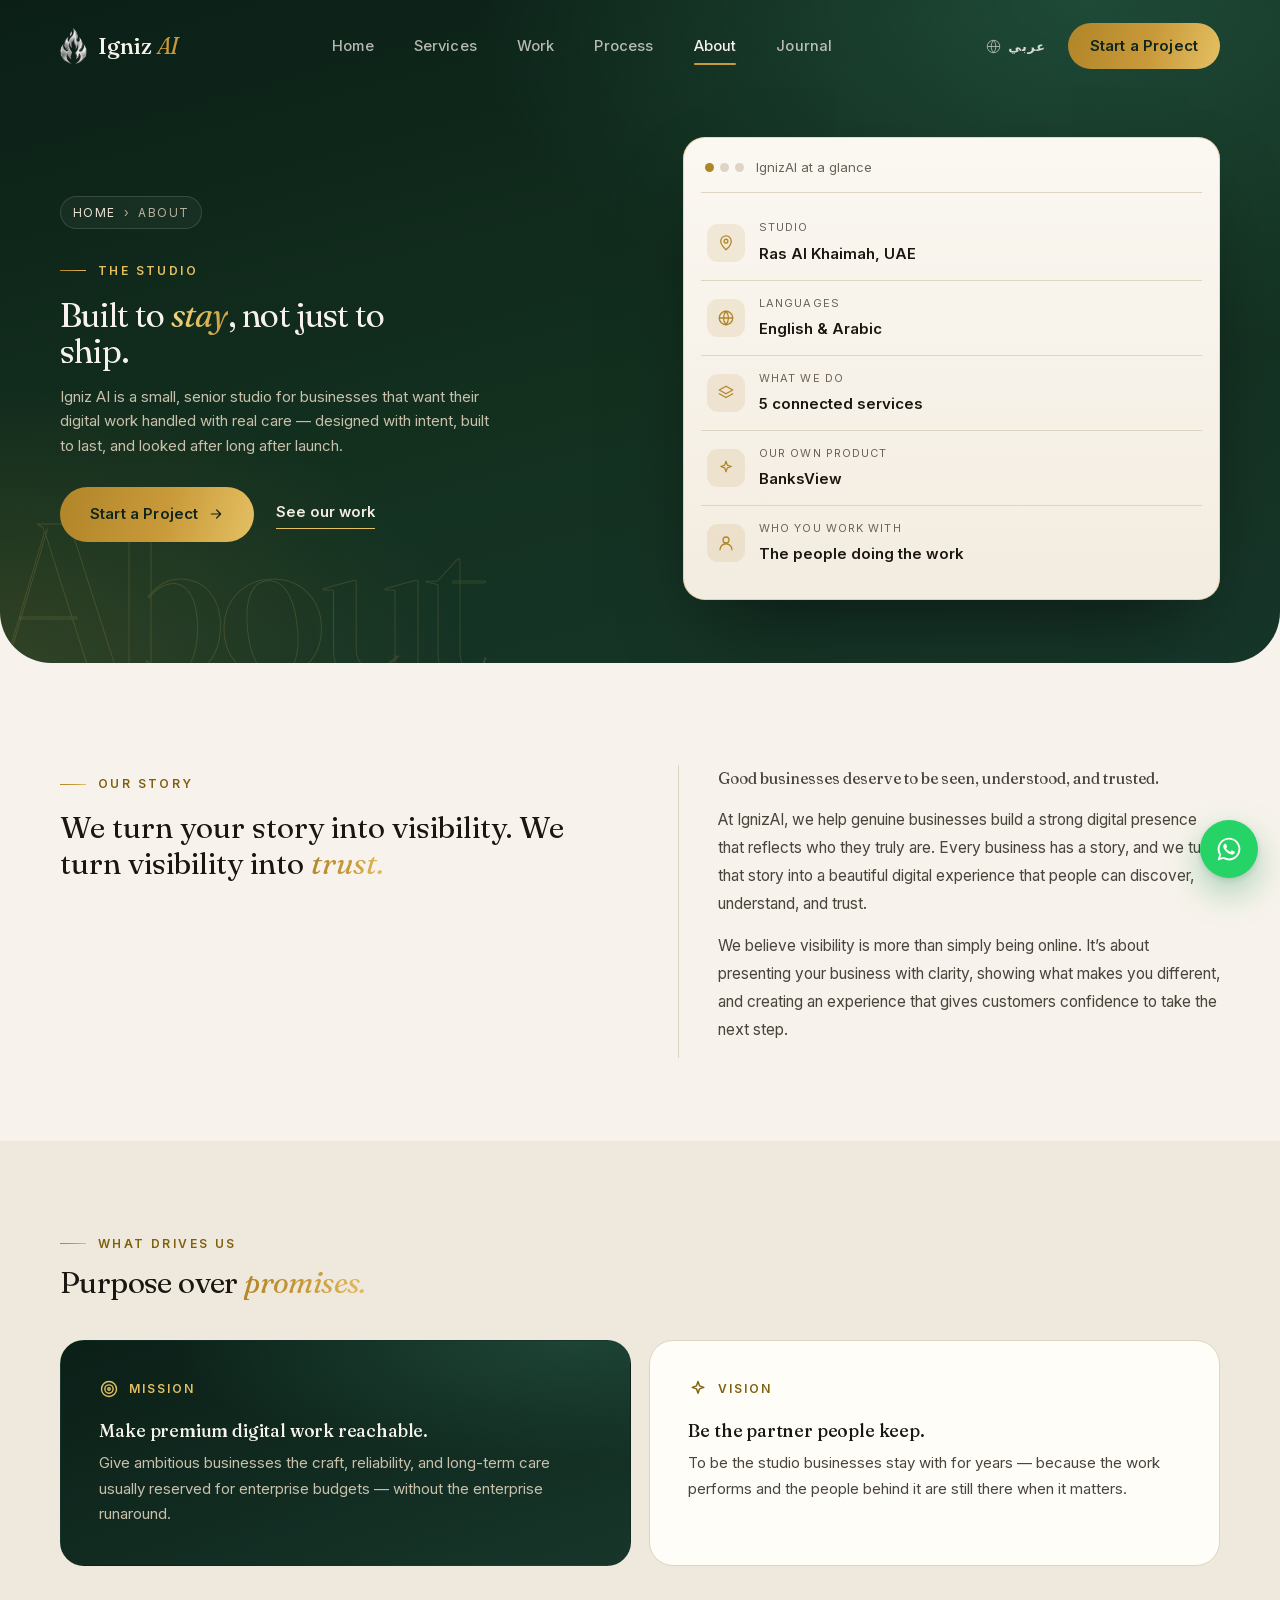
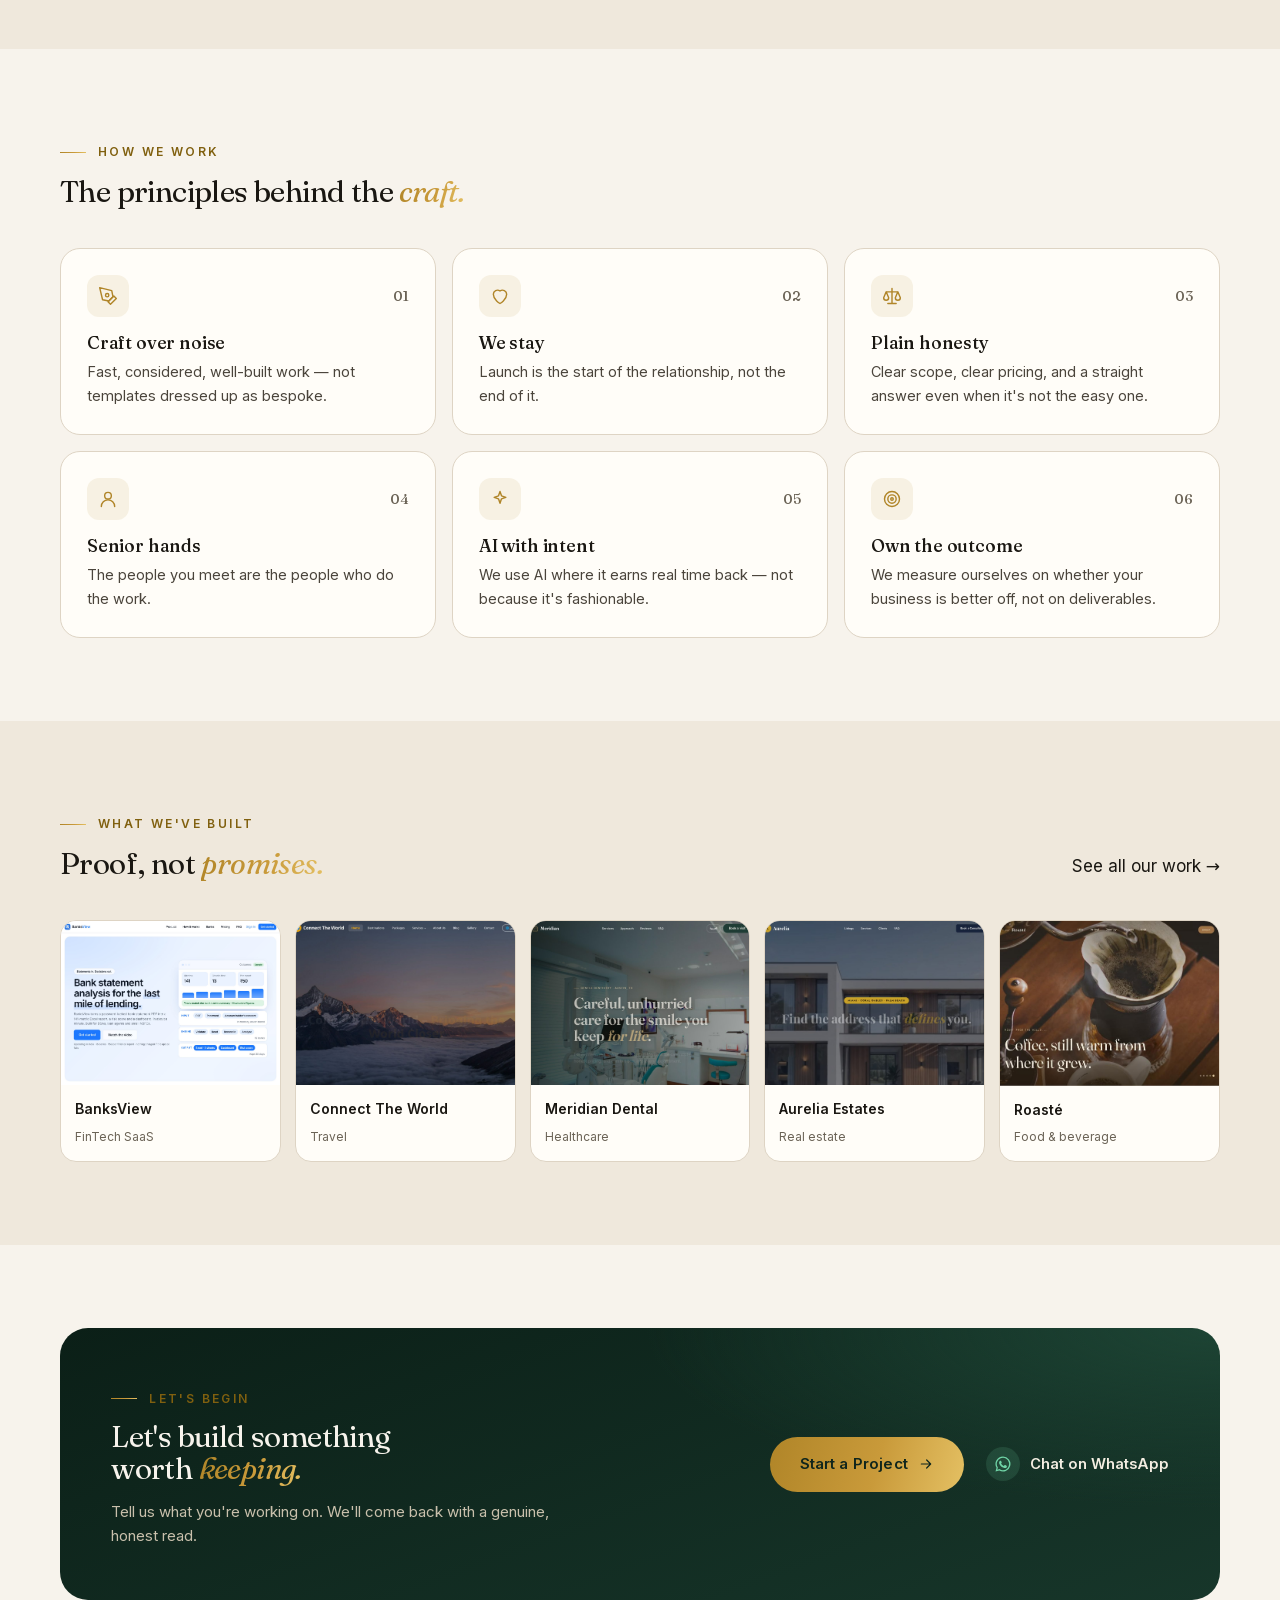
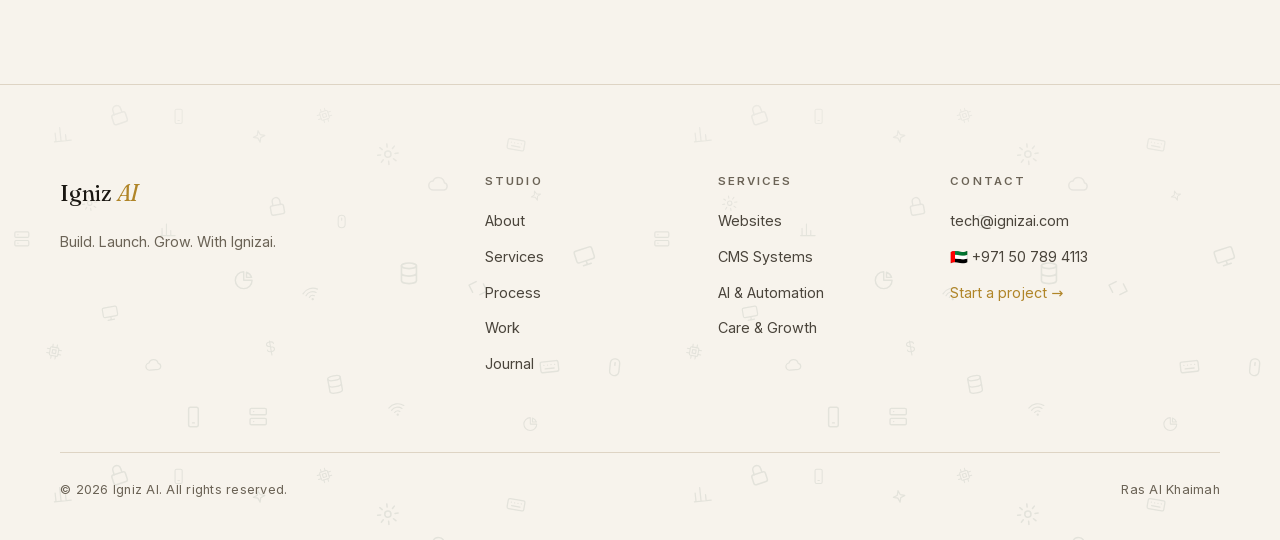
<file: about.html>
<!DOCTYPE html>
<html lang="en">
<head>
  <meta charset="UTF-8" />
  <meta name="viewport" content="width=device-width, initial-scale=1.0, viewport-fit=cover" />
  <title>About IgnizAI — Web &amp; AI Studio in Ras Al Khaimah, UAE</title>
  <meta name="description" content="IgnizAI is a small, senior web and AI studio in Ras Al Khaimah, UAE. We design, build and maintain digital work for ambitious businesses, and stay after launch." />
  <link rel="icon" href="/favicon.ico" sizes="any">
  <link rel="icon" type="image/png" sizes="48x48" href="/assets/seo/favicon-48.png">
  <link rel="icon" type="image/png" sizes="96x96" href="/assets/seo/favicon-96.png">
  <link rel="icon" type="image/png" sizes="192x192" href="/assets/seo/icon-192.png">
  <link rel="apple-touch-icon" href="/assets/seo/apple-touch-icon.png">
  <meta name="theme-color" content="#17362A">
  <link rel="canonical" href="https://ignizai.com/about.html">
  <meta name="robots" content="index, follow, max-image-preview:large">
  <meta property="og:type" content="website">
  <meta property="og:site_name" content="IgnizAI">
  <meta property="og:title" content="About IgnizAI — Web &amp; AI Studio in Ras Al Khaimah, UAE">
  <meta property="og:description" content="IgnizAI is a small, senior web and AI studio in Ras Al Khaimah, UAE. We design, build and maintain digital work for ambitious businesses, and stay after launch.">
  <meta property="og:url" content="https://ignizai.com/about.html">
  <meta property="og:image" content="https://ignizai.com/assets/seo/og-image.jpg">
  <meta property="og:image:width" content="1200">
  <meta property="og:image:height" content="630">
  <meta property="og:locale" content="en_US">
  <meta property="og:locale:alternate" content="ar_AE">
  <meta name="twitter:card" content="summary_large_image">
  <meta name="twitter:title" content="About IgnizAI — Web &amp; AI Studio in Ras Al Khaimah, UAE">
  <meta name="twitter:description" content="IgnizAI is a small, senior web and AI studio in Ras Al Khaimah, UAE. We design, build and maintain digital work for ambitious businesses, and stay after launch.">
  <meta name="twitter:image" content="https://ignizai.com/assets/seo/og-image.jpg">
  <link rel="preload" as="font" type="font/woff2" href="assets/fonts/fraunces-normal-500.woff2" crossorigin>
  <link rel="preload" as="font" type="font/woff2" href="assets/fonts/inter-normal-400.woff2" crossorigin>
  <link rel="stylesheet" href="assets/theme.css?v=20261107">
  <link rel="stylesheet" href="assets/pages.css?v=20261107">
  <link rel="stylesheet" href="assets/inner-hero.css?v=20261104c">
  <style id="page-styles">
    .manifesto { display:grid; grid-template-columns:5fr 7fr; gap:70px; align-items:start; }
    .manifesto__aside { position:sticky; top:120px; }
    .manifesto__aside .num { font-family:var(--font-display); font-size:1rem; color:var(--gold); letter-spacing:.1em; }
    .manifesto__big { font-family:var(--font-display); font-size:clamp(1.7rem,2.6vw,2.5rem); line-height:1.25; color:var(--ink); font-weight:400; margin-top:22px; }
    .manifesto__big .ital { color:var(--gold); }
    .manifesto__body p { margin-bottom:1.5em; color:var(--ink-2); font-size:1.1rem; line-height:1.75; }
    .manifesto__body p:last-child { margin-bottom:0; }
    .manifesto__body strong { color:var(--ink); font-weight:600; }
    @media (max-width:900px){ .manifesto{ grid-template-columns:1fr; gap:36px; } .manifesto__aside{ position:static; } }
    /* Founder & CEO */
    .founder { background:#17362A; color:#E9E1D2; }
    .founder__grid { display:grid; grid-template-columns:5fr 7fr; gap:70px; align-items:start; }
    .founder__aside { position:sticky; top:120px; }
    .founder__title { font-family:var(--font-display); font-size:clamp(1.9rem,3vw,2.8rem); line-height:1.15; color:#F7F3EC; font-weight:400; margin:22px 0 0; }
    .founder__title .ital { color:var(--gold-2); }
    .founder__profile { margin-top:34px; padding-top:30px; border-top:1px solid rgba(201,154,58,0.35); display:flex; align-items:center; gap:26px; }
    .founder__photo { width:132px; height:132px; flex-shrink:0; border-radius:50%; object-fit:cover; object-position:50% 30%;
      border:2px solid var(--gold-2); padding:5px; background:#17362A; box-shadow:0 18px 40px rgba(0,0,0,0.28); }
    .founder__name { margin:0; }
    @media (max-width:480px){ .founder__profile{ flex-direction:column; align-items:flex-start; gap:18px; } .founder__photo{ width:120px; height:120px; } }
    .founder__name strong { display:block; font-family:var(--font-display); font-size:1.5rem; font-weight:500; color:#F7F3EC; }
    .founder__name span { display:block; margin-top:6px; font-size:.95rem; color:var(--gold-2); font-weight:500; }
    .founder__body p { margin:0 0 1.5em; color:#D9D0BE; font-size:1.08rem; line-height:1.75; }
    .founder__body p:last-child { margin-bottom:0; }
    .founder__vision { padding:26px 30px; border-left:2px solid var(--gold-2); background:rgba(247,243,236,0.04); color:#F7F3EC !important; }
    html[dir="rtl"] .founder__vision { border-left:none; border-right:2px solid var(--gold-2); }
    @media (max-width:900px){ .founder__grid{ grid-template-columns:1fr; gap:36px; } .founder__aside{ position:static; } }
    /* Founder section entrance: left column fades in (1.5s); right paragraphs
       slide in from the right one after another (1s each). editorial.js adds .is-in */
    .founder__aside.founder-anim { opacity:0; transition:opacity 1.5s cubic-bezier(0.25, 1, 0.5, 1); }
    .founder__aside.founder-anim.is-in { opacity:1; }
    .founder__body.founder-anim > p { opacity:0; transform:translateX(70px);
      transition:opacity 1s cubic-bezier(0.16, 1, 0.3, 1), transform 1s cubic-bezier(0.16, 1, 0.3, 1); }
    html[dir="rtl"] .founder__body.founder-anim > p { transform:translateX(-70px); }
    .founder__body.founder-anim.is-in > p { opacity:1; transform:none; }
    .founder__body.founder-anim.is-in > p:nth-child(1) { transition-delay:.15s; }
    .founder__body.founder-anim.is-in > p:nth-child(2) { transition-delay:.45s; }
    .founder__body.founder-anim.is-in > p:nth-child(3) { transition-delay:.75s; }
    .founder__body.founder-anim.is-in > p:nth-child(4) { transition-delay:1.05s; }
    #founder { overflow-x:clip; }
    .founder-anim.anim-reset, .founder-anim.anim-reset > p { transition:none !important; }
    @media (prefers-reduced-motion: reduce){ .founder-anim, .founder-anim > p { opacity:1 !important; transform:none !important; } }

    .values { display:grid; grid-template-columns:repeat(3,1fr); border-top:1px solid var(--line); }
    .value { padding:44px 34px 44px 0; border-bottom:1px solid var(--line); }
    .value:not(:nth-child(3n)) { border-right:1px solid var(--line); }
    .value:nth-child(3n) { padding-right:0; }
    .value__num { font-family:var(--font-display); color:var(--gold); font-size:1rem; }
    .value__title { font-family:var(--font-display); font-size:1.5rem; color:var(--ink); font-weight:400; margin:14px 0 10px; }
    .value__desc { color:var(--ink-2); font-size:.98rem; line-height:1.65; }
    @media (max-width:820px){ .values{ grid-template-columns:1fr; } .value,.value:not(:nth-child(3n)){ border-right:none; padding-right:0; } }

    .mv { display:grid; grid-template-columns:1fr 1fr; gap:34px; }
    .mv__card { background:var(--surface); border:1px solid var(--line); border-radius:var(--radius-md); padding:46px 42px; }
    .mv__k { font-size:.76rem; letter-spacing:.2em; text-transform:uppercase; color:var(--gold); font-weight:600; }
    .mv__h { font-family:var(--font-display); font-size:1.7rem; color:var(--ink); font-weight:400; margin:16px 0 14px; }
    .mv__p { color:var(--ink-2); line-height:1.7; }
    @media (max-width:760px){ .mv{ grid-template-columns:1fr; } }

    .stats { display:grid; grid-template-columns:repeat(4,1fr); gap:30px; }
    .stat__num { font-family:var(--font-display); font-size:clamp(2.4rem,3.6vw,3.4rem); color:var(--ink); font-weight:400; line-height:1; }
    .section--dark .stat__num { color:#F7F3EC; }
    .stat__num .gold-text { font-style:italic; }
    .stat__label { margin-top:12px; font-size:.8rem; letter-spacing:.14em; text-transform:uppercase; color:var(--ink-3); }
    .section--dark .stat__label { color:#a99f89; }
    @media (max-width:760px){ .stats{ grid-template-columns:1fr 1fr; gap:40px 24px; } }

    .cta-band { text-align:center; }
    .cta-band h2 { font-size:clamp(2.2rem,4vw,3.4rem); color:#F7F3EC; max-width:18ch; margin:22px auto 0; font-weight:400; }
    .cta-band h2 .ital { color:var(--gold); }
    .cta-band .lead { color:#c9bfa8; margin:24px auto 40px; max-width:52ch; }
  </style>
</head>
<body>
<div id="page-root">

<nav class="nav nav--on-dark" id="nav" aria-label="Primary">
  <div class="container nav__inner">
    <a href="index.html" class="brand" aria-label="Igniz AI home">
      <img class="brand__mark" src="assets/Ignizailogo-nav.png" alt="" width="27" height="36">
      <span class="brand__name">Igniz <span class="ital">AI</span></span>
    </a>
    <div class="nav__links">
      <a href="index.html" data-i18n="nav-home">Home</a>
      <a href="services.html" data-i18n="nav-services">Services</a>
      <a href="work.html" data-i18n="nav-work">Work</a>
      <a href="process.html" data-i18n="nav-process">Process</a>
      <a href="about.html" class="active" data-i18n="nav-about">About</a>
      <a href="blog.html" data-i18n="nav-blog">Journal</a>
    </div>
    <div class="nav__right">
      <button class="lang-btn" id="langToggleBtn" aria-label="Switch language">
        <svg width="15" height="15" viewBox="0 0 24 24" fill="none" stroke="currentColor" stroke-width="1.6" aria-hidden="true"><circle cx="12" cy="12" r="10"/><path d="M2 12h20M12 2a15 15 0 0 1 0 20M12 2a15 15 0 0 0 0 20"/></svg>
        <span id="langBtnLabel">عربي</span>
      </button>
      <a href="contact.html" class="btn btn--gold nav__cta"><span data-i18n="nav-cta">Start a Project</span></a>
      <button class="hamburger" id="hamburger" aria-label="Open menu" aria-expanded="false"><span></span><span></span><span></span></button>
    </div>
  </div>
</nav>
<div class="mobile-menu" id="mobileMenu">
  <a href="index.html">Home</a>
  <a href="services.html">Services</a>
  <a href="work.html">Work</a>
  <a href="process.html">Process</a>
  <a href="about.html">About</a>
  <a href="blog.html">Journal</a>
  <a href="contact.html">Contact</a>
  <button class="lang-btn mobile-menu__lang" id="langToggleBtnMobile" aria-label="Switch language">
    <svg width="16" height="16" viewBox="0 0 24 24" fill="none" stroke="currentColor" stroke-width="1.6" aria-hidden="true"><circle cx="12" cy="12" r="10"/><path d="M2 12h20M12 2a15 15 0 0 1 0 20M12 2a15 15 0 0 0 0 20"/></svg>
    <span id="langBtnLabelMobile">عربي</span>
  </button>
</div>
<main id="main">

<header class="ph" id="hero" data-word="About">
  <div class="container ph__inner">
    <div class="ph__copy">
      <div class="ph__crumb"><a href="index.html">Home</a> <span aria-hidden="true">›</span> About</div>
      <span class="eyebrow">The studio</span>
      <h1 class="ph__title">Built to <span class="ital gold-text">stay</span>, not just to ship.</h1>
      <p class="ph__lead">Igniz AI is a small, senior studio for businesses that want their digital work handled with real care — designed with intent, built to last, and looked after long after launch.</p>
      <div class="ph__actions"><a href="contact.html" class="btn btn--gold"><span>Start a Project</span><svg viewBox="0 0 24 24" fill="none" stroke="currentColor" stroke-width="1.8" stroke-linecap="round" stroke-linejoin="round" aria-hidden="true"><path d="M5 12h14M13 6l6 6-6 6"/></svg></a><a href="work.html" class="ph__ghost">See our work</a></div>
    </div>
    <div class="ph__viz"><div class="pnl" aria-hidden="true"><div class="pnl__head"><span class="pnl__dots"><i></i><i></i><i></i></span><span>IgnizAI at a glance</span></div><ul class="pnl__rows"><li style="--i:0"><span class="pnl__ic"><svg viewBox="0 0 24 24" fill="none" stroke="currentColor" stroke-width="1.7" stroke-linecap="round" stroke-linejoin="round" aria-hidden="true"><path d="M12 21s-7-6.2-7-11.5A7 7 0 0 1 19 9.5C19 14.8 12 21 12 21z"/><circle cx="12" cy="9.5" r="2.5"/></svg></span><span class="pnl__t"><small>Studio</small><b>Ras Al Khaimah, UAE</b></span></li><li style="--i:1"><span class="pnl__ic"><svg viewBox="0 0 24 24" fill="none" stroke="currentColor" stroke-width="1.7" stroke-linecap="round" stroke-linejoin="round" aria-hidden="true"><circle cx="12" cy="12" r="9"/><path d="M3 12h18M12 3a14 14 0 0 1 0 18M12 3a14 14 0 0 0 0 18"/></svg></span><span class="pnl__t"><small>Languages</small><b>English &amp; Arabic</b></span></li><li style="--i:2"><span class="pnl__ic"><svg viewBox="0 0 24 24" fill="none" stroke="currentColor" stroke-width="1.7" stroke-linecap="round" stroke-linejoin="round" aria-hidden="true"><path d="M12 3l9 5-9 5-9-5z"/><path d="M3 13l9 5 9-5"/></svg></span><span class="pnl__t"><small>What we do</small><b>5 connected services</b></span></li><li style="--i:3"><span class="pnl__ic"><svg viewBox="0 0 24 24" fill="none" stroke="currentColor" stroke-width="1.7" stroke-linecap="round" stroke-linejoin="round" aria-hidden="true"><path d="M12 3l1.8 5.2L19 10l-5.2 1.8L12 17l-1.8-5.2L5 10l5.2-1.8z"/></svg></span><span class="pnl__t"><small>Our own product</small><b>BanksView</b></span></li><li style="--i:4"><span class="pnl__ic"><svg viewBox="0 0 24 24" fill="none" stroke="currentColor" stroke-width="1.7" stroke-linecap="round" stroke-linejoin="round" aria-hidden="true"><circle cx="12" cy="8" r="4"/><path d="M4 21a8 8 0 0 1 16 0"/></svg></span><span class="pnl__t"><small>Who you work with</small><b>The people doing the work</b></span></li></ul></div></div>
  </div>
</header>

<section class="section ab-story">
  <div class="container ab-story__inner">
    <div class="ab-story__quote reveal">
      <span class="eyebrow">Our story</span>
      <p class="ab-story__big">We turn your story into visibility. We turn visibility into <span class="ital gold-text">trust.</span></p>
    </div>
    <div class="ab-story__body reveal reveal-d1">
      <p class="ab-story__lede">Good businesses deserve to be seen, understood, and trusted.</p>
      <p>At IgnizAI, we help genuine businesses build a strong digital presence that reflects who they truly are. Every business has a story, and we turn that story into a beautiful digital experience that people can discover, understand, and trust.</p>
      <p>We believe visibility is more than simply being online. It’s about presenting your business with clarity, showing what makes you different, and creating an experience that gives customers confidence to take the next step.</p>
    </div>
  </div>
</section>

<!-- ===== Founder & CEO ===== -->
<!-- Leadership section: hidden for now (kept for later). To show it again, remove `hidden` and `style="display:none"` below. -->
<section class="section founder" id="founder" hidden style="display:none" aria-hidden="true">
  <div class="container">
    <div class="founder__grid">
      <div class="founder__aside founder-anim" data-anim>
        <span class="eyebrow">Leadership</span>
        <h2 class="founder__title">Meet Our <span class="ital">Founder &amp; CEO</span></h2>
        <div class="founder__profile">
          <img class="founder__photo" src="assets/arun-mandook.jpg" alt="Arun Mandook, Founder &amp; CEO of IgnizAI" width="600" height="600" loading="lazy" decoding="async">
          <p class="founder__name"><strong>Arun Mandook</strong><span>PMP | Certified Salesforce Consultant</span></p>
        </div>
      </div>
      <div class="founder__body founder-anim" data-anim>
        <p>Arun Mandook is the Founder and CEO of IgnizAI, bringing a strong blend of technology, product, consulting, and business experience to the company.</p>
        <p>Before founding IgnizAI, Arun served as Associate Vice President – Technology &amp; Product at The House of Abhinandan Lodha, a pan-India real estate brand. In this role, he worked at the intersection of technology, product strategy, and business, gaining valuable experience in building and scaling digital solutions within a highly competitive industry.</p>
        <p>With extensive experience across technology, consulting, and real estate, Arun brings a practical understanding of how businesses can use technology not just to operate better, but to build stronger brands, improve customer experiences, and create meaningful digital presence.</p>
        <p class="founder__vision">At IgnizAI, his vision is simple: help genuine businesses become more visible, credible, and trusted through the right combination of technology, design, and storytelling.</p>
      </div>
    </div>
  </div>
</section>

<section class="section section--alt ab-mv">
  <div class="container">
    <div class="sec-head reveal"><span class="eyebrow">What drives us</span><h2>Purpose over <span class="ital gold-text">promises.</span></h2></div>
    <div class="ab-mv__grid">
      <article class="ab-mv__card ab-mv__card--dark reveal"><span class="ab-mv__k"><svg viewBox="0 0 24 24" fill="none" stroke="currentColor" stroke-width="1.7" stroke-linecap="round" stroke-linejoin="round" aria-hidden="true"><circle cx="12" cy="12" r="9"/><circle cx="12" cy="12" r="5"/><circle cx="12" cy="12" r="1.5"/></svg>Mission</span><h3>Make premium digital work reachable.</h3><p>Give ambitious businesses the craft, reliability, and long-term care usually reserved for enterprise budgets — without the enterprise runaround.</p></article>
      <article class="ab-mv__card reveal reveal-d1"><span class="ab-mv__k"><svg viewBox="0 0 24 24" fill="none" stroke="currentColor" stroke-width="1.7" stroke-linecap="round" stroke-linejoin="round" aria-hidden="true"><path d="M12 3l1.8 5.2L19 10l-5.2 1.8L12 17l-1.8-5.2L5 10l5.2-1.8z"/></svg>Vision</span><h3>Be the partner people keep.</h3><p>To be the studio businesses stay with for years — because the work performs and the people behind it are still there when it matters.</p></article>
    </div>
  </div>
</section>

<section class="section ab-values">
  <div class="container">
    <div class="sec-head reveal"><span class="eyebrow">How we work</span><h2>The principles behind the <span class="ital gold-text">craft.</span></h2></div>
    <div class="ab-values__grid">
      <div class="ab-value reveal reveal-d1"><span class="ab-value__top"><span class="ab-value__ic"><svg viewBox="0 0 24 24" fill="none" stroke="currentColor" stroke-width="1.7" stroke-linecap="round" stroke-linejoin="round" aria-hidden="true"><path d="M12 19l7-7 3 3-7 7z"/><path d="M18 13l-1.5-7.5L2 2l3.5 14.5L13 18z"/><circle cx="11" cy="11" r="2"/></svg></span><span class="ab-value__n">01</span></span><h3>Craft over noise</h3><p>Fast, considered, well-built work — not templates dressed up as bespoke.</p></div>
      <div class="ab-value reveal reveal-d2"><span class="ab-value__top"><span class="ab-value__ic"><svg viewBox="0 0 24 24" fill="none" stroke="currentColor" stroke-width="1.7" stroke-linecap="round" stroke-linejoin="round" aria-hidden="true"><path d="M12 21s-8-4.5-8-11a5 5 0 0 1 8-4 5 5 0 0 1 8 4c0 6.5-8 11-8 11z"/></svg></span><span class="ab-value__n">02</span></span><h3>We stay</h3><p>Launch is the start of the relationship, not the end of it.</p></div>
      <div class="ab-value reveal reveal-d3"><span class="ab-value__top"><span class="ab-value__ic"><svg viewBox="0 0 24 24" fill="none" stroke="currentColor" stroke-width="1.7" stroke-linecap="round" stroke-linejoin="round" aria-hidden="true"><path d="M12 3v18M7 21h10M5 7h14M5 7l-3 7a3 3 0 0 0 6 0zM19 7l-3 7a3 3 0 0 0 6 0z"/></svg></span><span class="ab-value__n">03</span></span><h3>Plain honesty</h3><p>Clear scope, clear pricing, and a straight answer even when it's not the easy one.</p></div>
      <div class="ab-value reveal reveal-d1"><span class="ab-value__top"><span class="ab-value__ic"><svg viewBox="0 0 24 24" fill="none" stroke="currentColor" stroke-width="1.7" stroke-linecap="round" stroke-linejoin="round" aria-hidden="true"><circle cx="12" cy="8" r="4"/><path d="M4 21a8 8 0 0 1 16 0"/></svg></span><span class="ab-value__n">04</span></span><h3>Senior hands</h3><p>The people you meet are the people who do the work.</p></div>
      <div class="ab-value reveal reveal-d2"><span class="ab-value__top"><span class="ab-value__ic"><svg viewBox="0 0 24 24" fill="none" stroke="currentColor" stroke-width="1.7" stroke-linecap="round" stroke-linejoin="round" aria-hidden="true"><path d="M12 3l1.8 5.2L19 10l-5.2 1.8L12 17l-1.8-5.2L5 10l5.2-1.8z"/></svg></span><span class="ab-value__n">05</span></span><h3>AI with intent</h3><p>We use AI where it earns real time back — not because it's fashionable.</p></div>
      <div class="ab-value reveal reveal-d3"><span class="ab-value__top"><span class="ab-value__ic"><svg viewBox="0 0 24 24" fill="none" stroke="currentColor" stroke-width="1.7" stroke-linecap="round" stroke-linejoin="round" aria-hidden="true"><circle cx="12" cy="12" r="9"/><circle cx="12" cy="12" r="5"/><circle cx="12" cy="12" r="1.5"/></svg></span><span class="ab-value__n">06</span></span><h3>Own the outcome</h3><p>We measure ourselves on whether your business is better off, not on deliverables.</p></div>
    </div>
  </div>
</section>

<section class="section section--alt ab-built">
  <div class="container">
    <div class="sec-head hm-head reveal" style="display:flex;justify-content:space-between;align-items:flex-end;gap:20px;flex-wrap:wrap;max-width:none">
      <div><span class="eyebrow">What we've built</span><h2>Proof, not <span class="ital gold-text">promises.</span></h2></div>
      <a href="work.html" class="link-gold">See all our work →</a>
    </div>
    <div class="ab-built__grid">
      <a class="ab-built__card reveal reveal-d1" href="work.html#banksview"><span class="ab-built__img"><img src="assets/showcase/banksview.jpg" alt="" loading="lazy" decoding="async"></span><span class="ab-built__t"><b>BanksView</b><small>FinTech SaaS</small></span></a>
      <a class="ab-built__card reveal reveal-d2" href="work.html#connecttheworld"><span class="ab-built__img"><img src="assets/showcase/connecttheworld.jpg" alt="" loading="lazy" decoding="async"></span><span class="ab-built__t"><b>Connect The World</b><small>Travel</small></span></a>
      <a class="ab-built__card reveal reveal-d3" href="work.html#meridiandental"><span class="ab-built__img"><img src="assets/showcase/meridian.jpg" alt="" loading="lazy" decoding="async"></span><span class="ab-built__t"><b>Meridian Dental</b><small>Healthcare</small></span></a>
      <a class="ab-built__card reveal reveal-d4" href="work.html#aureliaestates"><span class="ab-built__img"><img src="assets/showcase/aurelia.jpg" alt="" loading="lazy" decoding="async"></span><span class="ab-built__t"><b>Aurelia Estates</b><small>Real estate</small></span></a>
      <a class="ab-built__card reveal reveal-d5" href="work.html#roaste"><span class="ab-built__img"><img src="assets/showcase/roaste.jpg" alt="" loading="lazy" decoding="async"></span><span class="ab-built__t"><b>Roasté</b><small>Food &amp; beverage</small></span></a>
    </div>
  </div>
</section>
<section class="section pg-cta">
  <div class="container">
    <div class="pg-cta__box reveal">
      <div>
        <span class="eyebrow">Let's begin</span>
        <h2>Let's build something worth <span class="ital gold-text">keeping.</span></h2>
        <p class="lead">Tell us what you're working on. We'll come back with a genuine, honest read.</p>
      </div>
      <div class="pg-cta__actions">
        <a href="contact.html" class="btn btn--gold"><span>Start a Project</span><svg viewBox="0 0 24 24" fill="none" stroke="currentColor" stroke-width="1.8" stroke-linecap="round" stroke-linejoin="round" aria-hidden="true"><path d="M5 12h14M13 6l6 6-6 6"/></svg></a>
        <a href="https://wa.me/971507894113?text=Hi%20IgnizAI%2C%20I%27d%20like%20to%20discuss%20a%20project." class="pg-cta__wa" target="_blank" rel="noopener"><span aria-hidden="true"><svg viewBox="0 0 24 24" fill="currentColor"><path d="M12 2a10 10 0 0 0-8.6 15.1L2 22l5-1.3A10 10 0 1 0 12 2zm0 18.2c-1.5 0-3-.4-4.3-1.2l-.3-.2-3 .8.8-2.9-.2-.3A8.2 8.2 0 1 1 12 20.2zm4.5-6.1c-.2-.1-1.5-.7-1.7-.8-.2-.1-.4-.1-.6.1l-.8 1c-.1.2-.3.2-.5.1a6.7 6.7 0 0 1-3.3-2.9c-.3-.4.2-.4.7-1.3.1-.2 0-.3 0-.4l-.8-1.8c-.2-.5-.4-.4-.6-.4h-.5a1 1 0 0 0-.7.3 3 3 0 0 0-.9 2.2c0 1.3.9 2.5 1 2.7.1.2 1.8 2.8 4.4 3.9 1.6.7 2.3.8 3.1.6.5-.1 1.5-.6 1.7-1.2.2-.6.2-1.1.2-1.2-.1-.1-.3-.2-.5-.3z"/></svg></span>Chat on WhatsApp</a>
      </div>
    </div>
  </div>
</section>

</main>
<footer class="footer">
  <div class="container">
    <div class="footer__grid">
      <div class="footer__brand">
        <span class="brand__name">Igniz <span class="ital">AI</span></span>
        <p>Build. Launch. Grow. With Ignizai.</p>
      </div>
      <div><h4>Studio</h4><a href="about.html">About</a><a href="services.html">Services</a><a href="process.html">Process</a><a href="work.html">Work</a><a href="blog.html">Journal</a></div>
      <div><h4>Services</h4><a href="services.html">Websites</a><a href="services.html">CMS Systems</a><a href="services.html">AI &amp; Automation</a><a href="services.html">Care &amp; Growth</a></div>
      <div><h4>Contact</h4><a href="mailto:tech@ignizai.com">tech@ignizai.com</a><a href="tel:+971507894113">🇦🇪 +971 50 789 4113</a><a href="contact.html" class="link-gold" style="color:var(--gold)">Start a project →</a></div>
    </div>
    <div class="footer__bottom"><span>© 2026 Igniz AI. All rights reserved.</span><span>Ras Al Khaimah</span></div>
  </div>
</footer>

</div>
<!-- WhatsApp floating button -->
<a class="wa-float" href="https://wa.me/971507894113?text=Hi%20IgnizAI%2C%20I%27d%20like%20to%20discuss%20a%20project." target="_blank" rel="noopener noreferrer" aria-label="Chat with us on WhatsApp">
  <svg width="28" height="28" viewBox="0 0 32 32" aria-hidden="true"><path fill="currentColor" d="M16.04 3C8.86 3 3.02 8.83 3.02 16c0 2.29.6 4.53 1.74 6.5L3 29l6.68-1.75A13 13 0 0 0 16.04 29C23.2 29 29 23.17 29 16S23.2 3 16.04 3Zm0 23.8c-1.98 0-3.92-.53-5.61-1.53l-.4-.24-3.96 1.04 1.06-3.86-.26-.4A10.76 10.76 0 0 1 5.23 16c0-5.95 4.85-10.8 10.81-10.8 5.95 0 10.78 4.85 10.78 10.8 0 5.96-4.83 10.8-10.78 10.8Zm5.92-8.09c-.32-.16-1.92-.95-2.22-1.06-.3-.11-.51-.16-.73.16-.21.32-.84 1.06-1.03 1.28-.19.21-.38.24-.7.08-.32-.16-1.37-.5-2.6-1.6-.96-.86-1.61-1.92-1.8-2.24-.19-.32-.02-.5.14-.66.15-.14.32-.38.49-.57.16-.19.21-.32.32-.54.11-.21.05-.4-.03-.56-.08-.16-.73-1.76-1-2.41-.26-.63-.53-.54-.73-.55h-.62c-.21 0-.56.08-.86.4-.3.32-1.13 1.1-1.13 2.69 0 1.58 1.16 3.12 1.32 3.33.16.21 2.28 3.48 5.52 4.88.77.33 1.37.53 1.84.68.77.25 1.48.21 2.03.13.62-.09 1.92-.78 2.19-1.54.27-.76.27-1.41.19-1.54-.08-.14-.3-.22-.62-.38Z"/></svg>
  <span class="wa-float__label">Chat on WhatsApp</span>
</a>
<script src="assets/i18n.js?v=20261107"></script>
<script src="assets/editorial.js?v=20261107" defer></script>
<script src="assets/pages.js?v=20261104" defer></script>
</body>
</html>
</file>
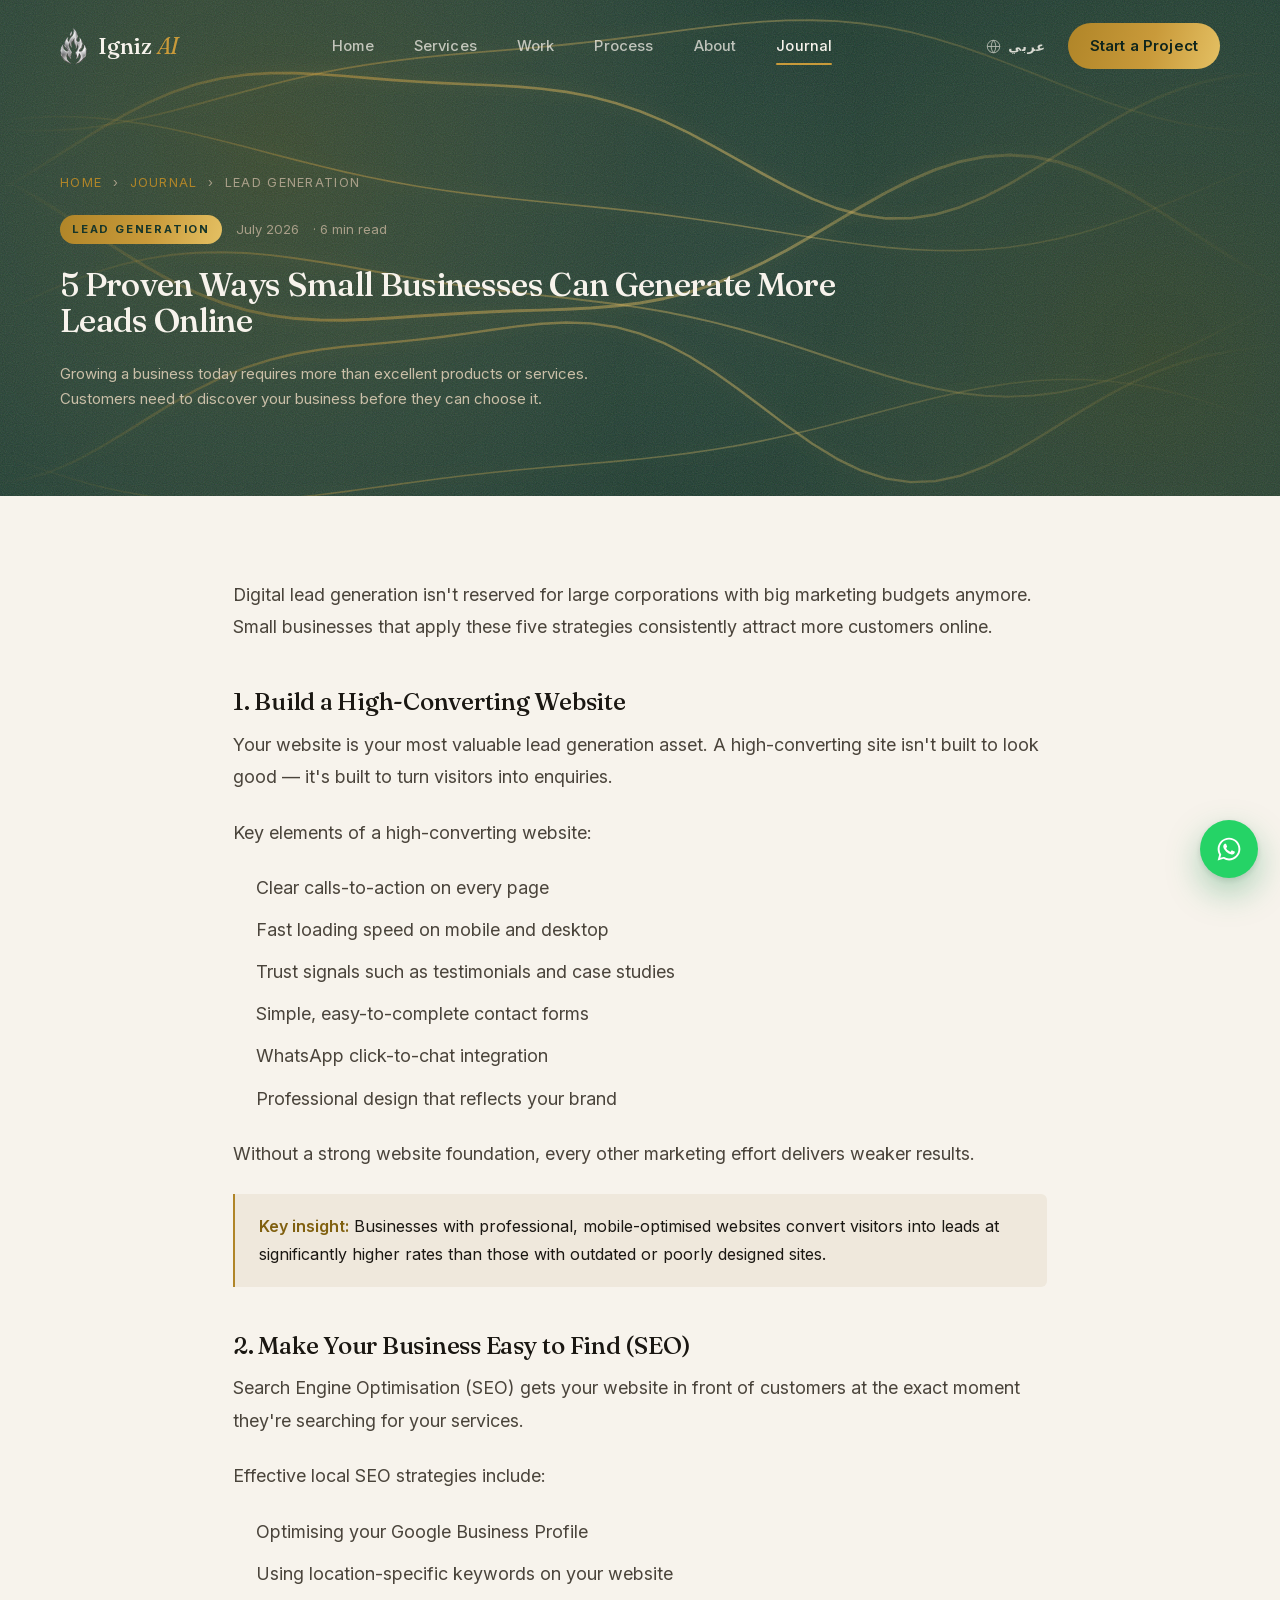
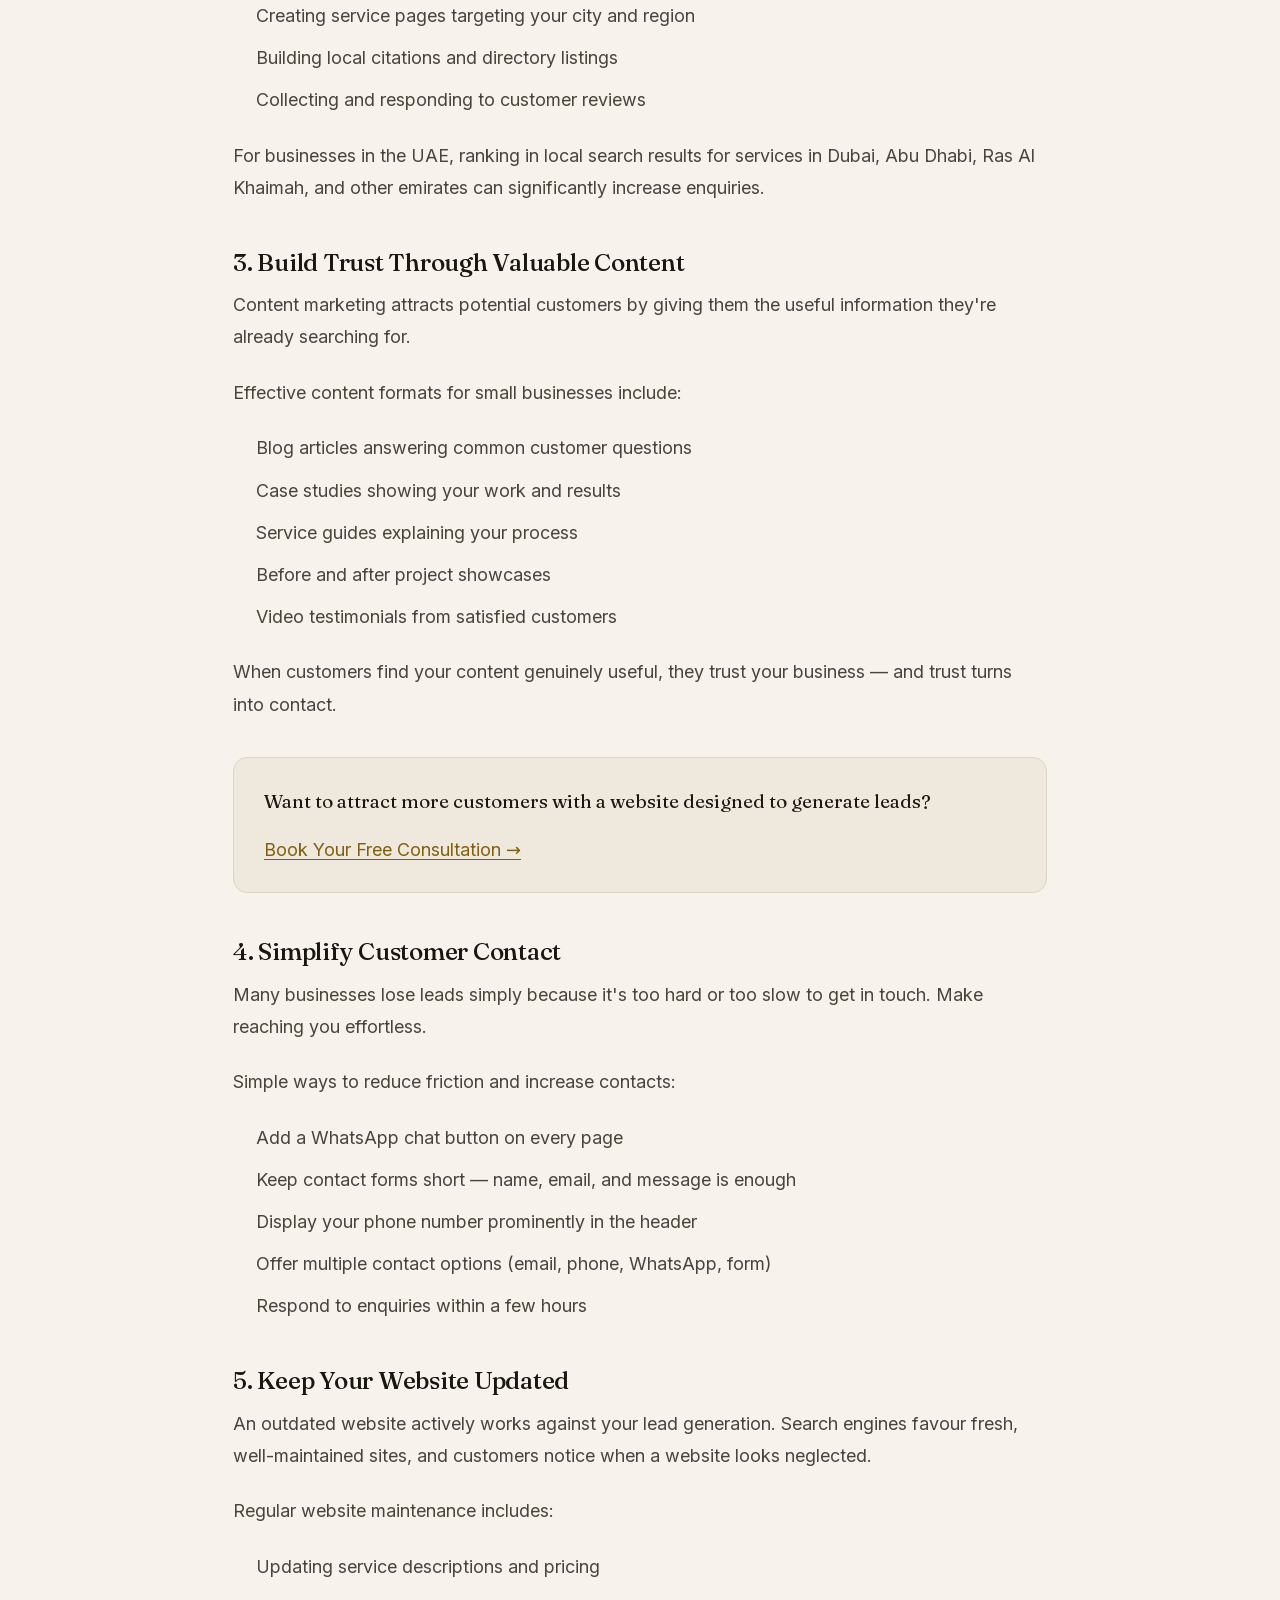
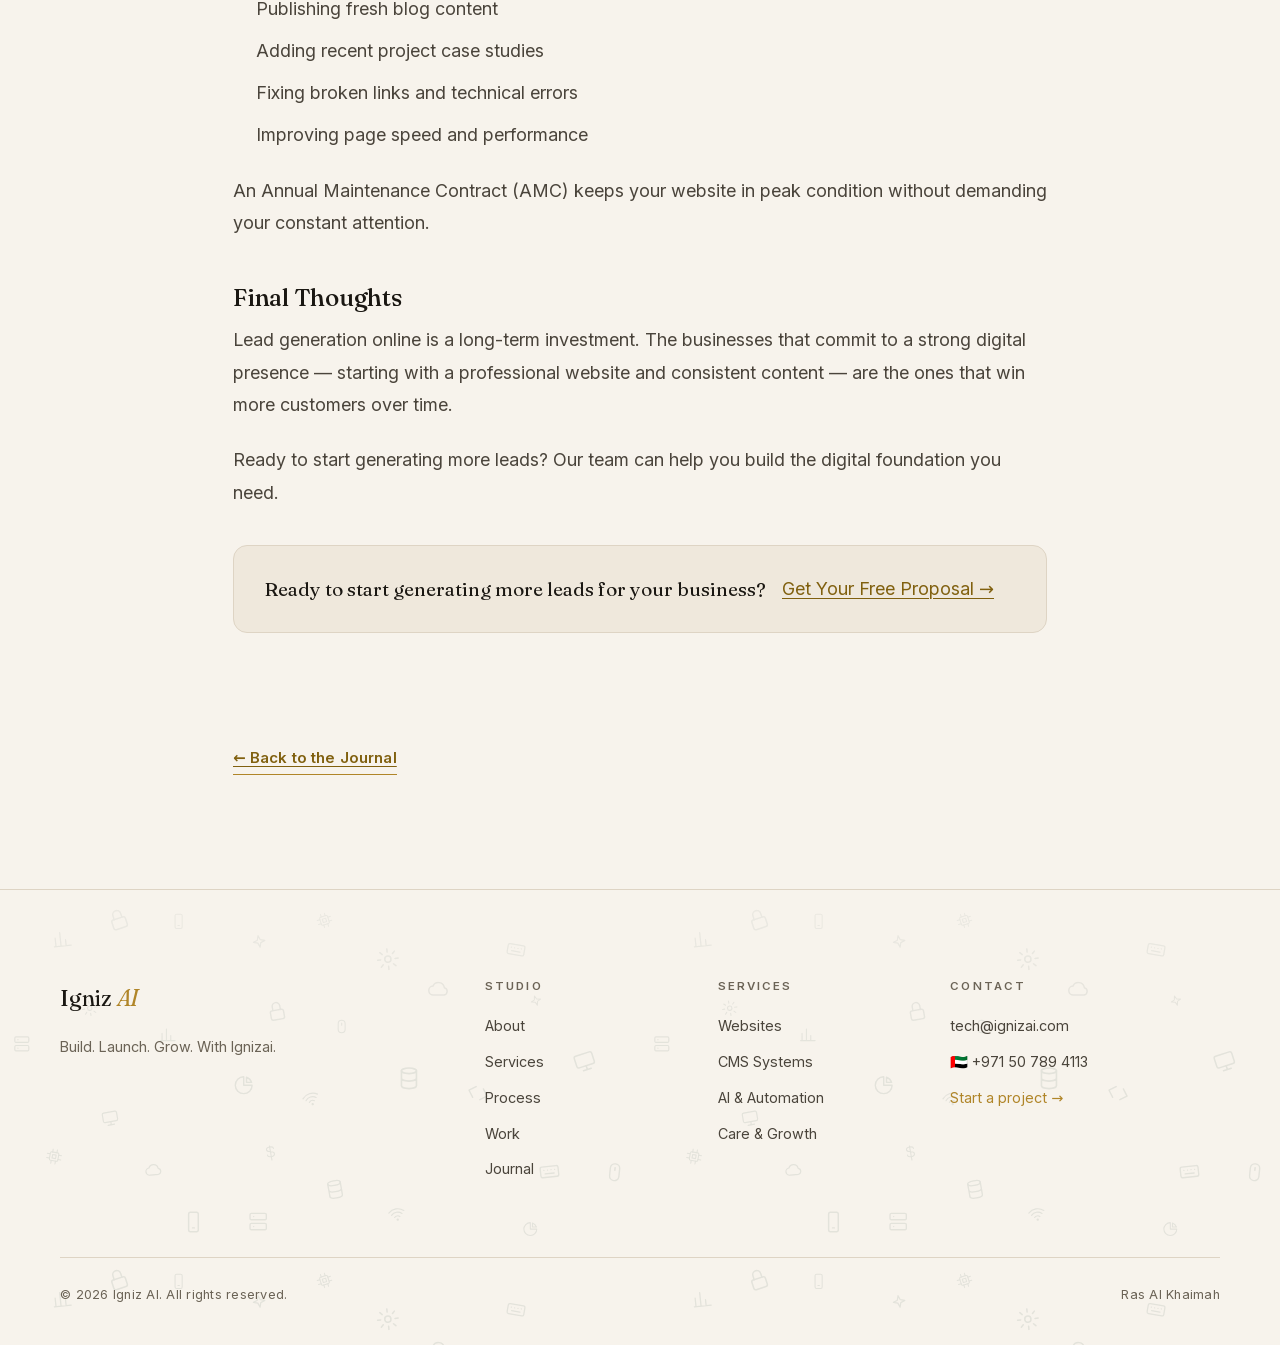
<file: blog-lead-generation.html>
<!DOCTYPE html>
<html lang="en">
<head>
  <meta charset="UTF-8" />
  <meta name="viewport" content="width=device-width, initial-scale=1.0, viewport-fit=cover" />
  <title>5 Proven Ways Small Businesses Can Generate More Leads Online — IgnizAI</title>
  <meta name="description" content="Five practical digital strategies — from high-converting websites to SEO and content — that consistently attract qualified leads for small businesses." />
  <link rel="icon" href="/favicon.ico" sizes="any">
  <link rel="icon" type="image/png" sizes="48x48" href="/assets/seo/favicon-48.png">
  <link rel="icon" type="image/png" sizes="96x96" href="/assets/seo/favicon-96.png">
  <link rel="icon" type="image/png" sizes="192x192" href="/assets/seo/icon-192.png">
  <link rel="apple-touch-icon" href="/assets/seo/apple-touch-icon.png">
  <meta name="theme-color" content="#17362A">
  <link rel="canonical" href="https://ignizai.com/blog-lead-generation.html">
  <meta name="robots" content="index, follow, max-image-preview:large">
  <meta property="og:type" content="article">
  <meta property="og:site_name" content="IgnizAI">
  <meta property="og:title" content="5 Proven Ways Small Businesses Can Generate More Leads Online — IgnizAI">
  <meta property="og:description" content="Five practical digital strategies — from high-converting websites to SEO and content — that consistently attract qualified leads for small businesses.">
  <meta property="og:url" content="https://ignizai.com/blog-lead-generation.html">
  <meta property="og:image" content="https://ignizai.com/assets/seo/og-image.jpg">
  <meta property="og:image:width" content="1200">
  <meta property="og:image:height" content="630">
  <meta property="og:locale" content="en_US">
  <meta property="og:locale:alternate" content="ar_AE">
  <meta name="twitter:card" content="summary_large_image">
  <meta name="twitter:title" content="5 Proven Ways Small Businesses Can Generate More Leads Online — IgnizAI">
  <meta name="twitter:description" content="Five practical digital strategies — from high-converting websites to SEO and content — that consistently attract qualified leads for small businesses.">
  <meta name="twitter:image" content="https://ignizai.com/assets/seo/og-image.jpg">
  <meta property="article:published_time" content="2026-07-01">
  <script type="application/ld+json">
  {
    "@context": "https://schema.org",
    "@graph": [
      {
        "@type": "BlogPosting",
        "headline": "5 Proven Ways Small Businesses Can Generate More Leads Online",
        "description": "Five practical digital strategies — from high-converting websites to SEO and content — that consistently attract qualified leads for small businesses.",
        "url": "https://ignizai.com/blog-lead-generation.html",
        "mainEntityOfPage": "https://ignizai.com/blog-lead-generation.html",
        "datePublished": "2026-07-01",
        "dateModified": "2026-09-28",
        "inLanguage": "en",
        "image": "https://ignizai.com/assets/seo/og-image.jpg",
        "author": {
          "@type": "Organization",
          "name": "IgnizAI",
          "url": "https://ignizai.com/"
        },
        "publisher": {
          "@type": "Organization",
          "name": "IgnizAI",
          "url": "https://ignizai.com/",
          "logo": {
            "@type": "ImageObject",
            "url": "https://ignizai.com/assets/seo/icon-512.png"
          }
        }
      },
      {
        "@type": "BreadcrumbList",
        "itemListElement": [
          {
            "@type": "ListItem",
            "position": 1,
            "name": "Home",
            "item": "https://ignizai.com/"
          },
          {
            "@type": "ListItem",
            "position": 2,
            "name": "Journal",
            "item": "https://ignizai.com/blog.html"
          },
          {
            "@type": "ListItem",
            "position": 3,
            "name": "5 Proven Ways Small Businesses Can Generate More Leads Online",
            "item": "https://ignizai.com/blog-lead-generation.html"
          }
        ]
      }
    ]
  }
  </script>
  <link rel="preload" as="font" type="font/woff2" href="assets/fonts/fraunces-normal-500.woff2" crossorigin>
  <link rel="preload" as="font" type="font/woff2" href="assets/fonts/inter-normal-400.woff2" crossorigin>
  <link rel="stylesheet" href="assets/theme.css?v=20261107">
</head>
<body>
<div id="page-root">
<nav class="nav nav--on-dark" id="nav" aria-label="Primary">
  <div class="container nav__inner">
    <a href="index.html" class="brand" aria-label="Igniz AI home">
      <img class="brand__mark" src="assets/Ignizailogo-nav.png" alt="" width="27" height="36">
      <span class="brand__name">Igniz <span class="ital">AI</span></span>
    </a>
    <div class="nav__links">
      <a href="index.html" data-i18n="nav-home">Home</a>
      <a href="services.html" data-i18n="nav-services">Services</a>
      <a href="work.html" data-i18n="nav-work">Work</a>
      <a href="process.html" data-i18n="nav-process">Process</a>
      <a href="about.html" data-i18n="nav-about">About</a>
      <a href="blog.html" class="active" data-i18n="nav-blog">Journal</a>
    </div>
    <div class="nav__right">
      <button class="lang-btn" id="langToggleBtn" aria-label="Switch language">
        <svg width="15" height="15" viewBox="0 0 24 24" fill="none" stroke="currentColor" stroke-width="1.6" aria-hidden="true"><circle cx="12" cy="12" r="10"/><path d="M2 12h20M12 2a15 15 0 0 1 0 20M12 2a15 15 0 0 0 0 20"/></svg>
        <span id="langBtnLabel">عربي</span>
      </button>
      <a href="contact.html" class="btn btn--gold nav__cta"><span data-i18n="nav-cta">Start a Project</span></a>
      <button class="hamburger" id="hamburger" aria-label="Open menu" aria-expanded="false"><span></span><span></span><span></span></button>
    </div>
  </div>
</nav>
<div class="mobile-menu" id="mobileMenu">
  <a href="index.html">Home</a>
  <a href="services.html">Services</a>
  <a href="work.html">Work</a>
  <a href="process.html">Process</a>
  <a href="about.html">About</a>
  <a href="blog.html">Journal</a>
  <a href="contact.html">Contact</a>
  <button class="lang-btn mobile-menu__lang" id="langToggleBtnMobile" aria-label="Switch language">
    <svg width="16" height="16" viewBox="0 0 24 24" fill="none" stroke="currentColor" stroke-width="1.6" aria-hidden="true"><circle cx="12" cy="12" r="10"/><path d="M2 12h20M12 2a15 15 0 0 1 0 20M12 2a15 15 0 0 0 0 20"/></svg>
    <span id="langBtnLabelMobile">عربي</span>
  </button>
</div>
<main id="main">

<header class="article-hero" id="hero">
  <canvas class="aura" aria-hidden="true"></canvas>
  <div class="hero__grain" aria-hidden="true"></div>
  <div class="container">
    <div class="article-hero__inner">
      <div class="article-hero__crumb"><a href="index.html">Home</a> &nbsp;&#8250;&nbsp; <a href="blog.html">Journal</a> &nbsp;&#8250;&nbsp; Lead Generation</div>
      <div class="article-hero__meta"><span class="article-hero__tag">Lead Generation</span><span>July 2026</span><span>&middot; 6 min read</span></div>
      <h1 class="article-hero__title">5 Proven Ways Small Businesses Can Generate More Leads Online</h1>
      <p class="article-hero__intro">Growing a business today requires more than excellent products or services. Customers need to discover your business before they can choose it.</p>
    </div>
  </div>
</header>

<div class="article-body">
  <div class="container">
    <article class="prose">
<a href="blog.html" class="back-to-blog">← Back to Blog</a>
        <div class="prose">
          <p>Digital lead generation isn't reserved for large corporations with big marketing budgets anymore. Small businesses that apply these five strategies consistently attract more customers online.</p>
          <h2 id="website">1. Build a High-Converting Website</h2>
          <p>Your website is your most valuable lead generation asset. A high-converting site isn't built to look good — it's built to turn visitors into enquiries.</p>
          <p>Key elements of a high-converting website:</p>
          <ul>
            <li>Clear calls-to-action on every page</li>
            <li>Fast loading speed on mobile and desktop</li>
            <li>Trust signals such as testimonials and case studies</li>
            <li>Simple, easy-to-complete contact forms</li>
            <li>WhatsApp click-to-chat integration</li>
            <li>Professional design that reflects your brand</li>
          </ul>
          <p>Without a strong website foundation, every other marketing effort delivers weaker results.</p>
          <div class="highlight">
            <strong>Key insight:</strong> Businesses with professional, mobile-optimised websites convert visitors into leads at significantly higher rates than those with outdated or poorly designed sites.
          </div>
          <h2 id="seo">2. Make Your Business Easy to Find (SEO)</h2>
          <p>Search Engine Optimisation (SEO) gets your website in front of customers at the exact moment they're searching for your services.</p>
          <p>Effective local SEO strategies include:</p>
          <ul>
            <li>Optimising your Google Business Profile</li>
            <li>Using location-specific keywords on your website</li>
            <li>Creating service pages targeting your city and region</li>
            <li>Building local citations and directory listings</li>
            <li>Collecting and responding to customer reviews</li>
          </ul>
          <p>For businesses in the UAE, ranking in local search results for services in Dubai, Abu Dhabi, Ras Al Khaimah, and other emirates can significantly increase enquiries.</p>
          <h2 id="content">3. Build Trust Through Valuable Content</h2>
          <p>Content marketing attracts potential customers by giving them the useful information they're already searching for.</p>
          <p>Effective content formats for small businesses include:</p>
          <ul>
            <li>Blog articles answering common customer questions</li>
            <li>Case studies showing your work and results</li>
            <li>Service guides explaining your process</li>
            <li>Before and after project showcases</li>
            <li>Video testimonials from satisfied customers</li>
          </ul>
          <p>When customers find your content genuinely useful, they trust your business — and trust turns into contact.</p>
          <div class="cta-inline">
            <p>Want to attract more customers with a website designed to generate leads?</p>
            <a href="contact.html">Book Your Free Consultation →</a>
          </div>
          <h2 id="contact">4. Simplify Customer Contact</h2>
          <p>Many businesses lose leads simply because it's too hard or too slow to get in touch. Make reaching you effortless.</p>
          <p>Simple ways to reduce friction and increase contacts:</p>
          <ul>
            <li>Add a WhatsApp chat button on every page</li>
            <li>Keep contact forms short — name, email, and message is enough</li>
            <li>Display your phone number prominently in the header</li>
            <li>Offer multiple contact options (email, phone, WhatsApp, form)</li>
            <li>Respond to enquiries within a few hours</li>
          </ul>
          <h2 id="updated">5. Keep Your Website Updated</h2>
          <p>An outdated website actively works against your lead generation. Search engines favour fresh, well-maintained sites, and customers notice when a website looks neglected.</p>
          <p>Regular website maintenance includes:</p>
          <ul>
            <li>Updating service descriptions and pricing</li>
            <li>Publishing fresh blog content</li>
            <li>Adding recent project case studies</li>
            <li>Fixing broken links and technical errors</li>
            <li>Improving page speed and performance</li>
          </ul>
          <p>An Annual Maintenance Contract (AMC) keeps your website in peak condition without demanding your constant attention.</p>
          <h2 id="final">Final Thoughts</h2>
          <p>Lead generation online is a long-term investment. The businesses that commit to a strong digital presence — starting with a professional website and consistent content — are the ones that win more customers over time.</p>
          <p>Ready to start generating more leads? Our team can help you build the digital foundation you need.</p>
          <div class="cta-inline">
            <p>Ready to start generating more leads for your business?</p>
            <a href="contact.html">Get Your Free Proposal →</a>
          </div>
        </div>
      <a href="blog.html" class="btn btn--ghost article-back"><span class="btn__line">&#8592; Back to the Journal</span></a>
    </article>
  </div>
</div>

</main>
<footer class="footer">
  <div class="container">
    <div class="footer__grid">
      <div class="footer__brand">
        <span class="brand__name">Igniz <span class="ital">AI</span></span>
        <p>Build. Launch. Grow. With Ignizai.</p>
      </div>
      <div><h4>Studio</h4><a href="about.html">About</a><a href="services.html">Services</a><a href="process.html">Process</a><a href="work.html">Work</a><a href="blog.html">Journal</a></div>
      <div><h4>Services</h4><a href="services.html">Websites</a><a href="services.html">CMS Systems</a><a href="services.html">AI &amp; Automation</a><a href="services.html">Care &amp; Growth</a></div>
      <div><h4>Contact</h4><a href="mailto:tech@ignizai.com">tech@ignizai.com</a><a href="tel:+971507894113">🇦🇪 +971 50 789 4113</a><a href="contact.html" class="link-gold" style="color:var(--gold)">Start a project →</a></div>
    </div>
    <div class="footer__bottom"><span>© 2026 Igniz AI. All rights reserved.</span><span>Ras Al Khaimah</span></div>
  </div>
</footer>
</div>
<!-- WhatsApp floating button -->
<a class="wa-float" href="https://wa.me/971507894113?text=Hi%20IgnizAI%2C%20I%27d%20like%20to%20discuss%20a%20project." target="_blank" rel="noopener noreferrer" aria-label="Chat with us on WhatsApp">
  <svg width="28" height="28" viewBox="0 0 32 32" aria-hidden="true"><path fill="currentColor" d="M16.04 3C8.86 3 3.02 8.83 3.02 16c0 2.29.6 4.53 1.74 6.5L3 29l6.68-1.75A13 13 0 0 0 16.04 29C23.2 29 29 23.17 29 16S23.2 3 16.04 3Zm0 23.8c-1.98 0-3.92-.53-5.61-1.53l-.4-.24-3.96 1.04 1.06-3.86-.26-.4A10.76 10.76 0 0 1 5.23 16c0-5.95 4.85-10.8 10.81-10.8 5.95 0 10.78 4.85 10.78 10.8 0 5.96-4.83 10.8-10.78 10.8Zm5.92-8.09c-.32-.16-1.92-.95-2.22-1.06-.3-.11-.51-.16-.73.16-.21.32-.84 1.06-1.03 1.28-.19.21-.38.24-.7.08-.32-.16-1.37-.5-2.6-1.6-.96-.86-1.61-1.92-1.8-2.24-.19-.32-.02-.5.14-.66.15-.14.32-.38.49-.57.16-.19.21-.32.32-.54.11-.21.05-.4-.03-.56-.08-.16-.73-1.76-1-2.41-.26-.63-.53-.54-.73-.55h-.62c-.21 0-.56.08-.86.4-.3.32-1.13 1.1-1.13 2.69 0 1.58 1.16 3.12 1.32 3.33.16.21 2.28 3.48 5.52 4.88.77.33 1.37.53 1.84.68.77.25 1.48.21 2.03.13.62-.09 1.92-.78 2.19-1.54.27-.76.27-1.41.19-1.54-.08-.14-.3-.22-.62-.38Z"/></svg>
  <span class="wa-float__label">Chat on WhatsApp</span>
</a>
<script src="assets/i18n.js?v=20261107"></script>
<script src="assets/editorial.js?v=20261107" defer></script>
</body>
</html>
</file>
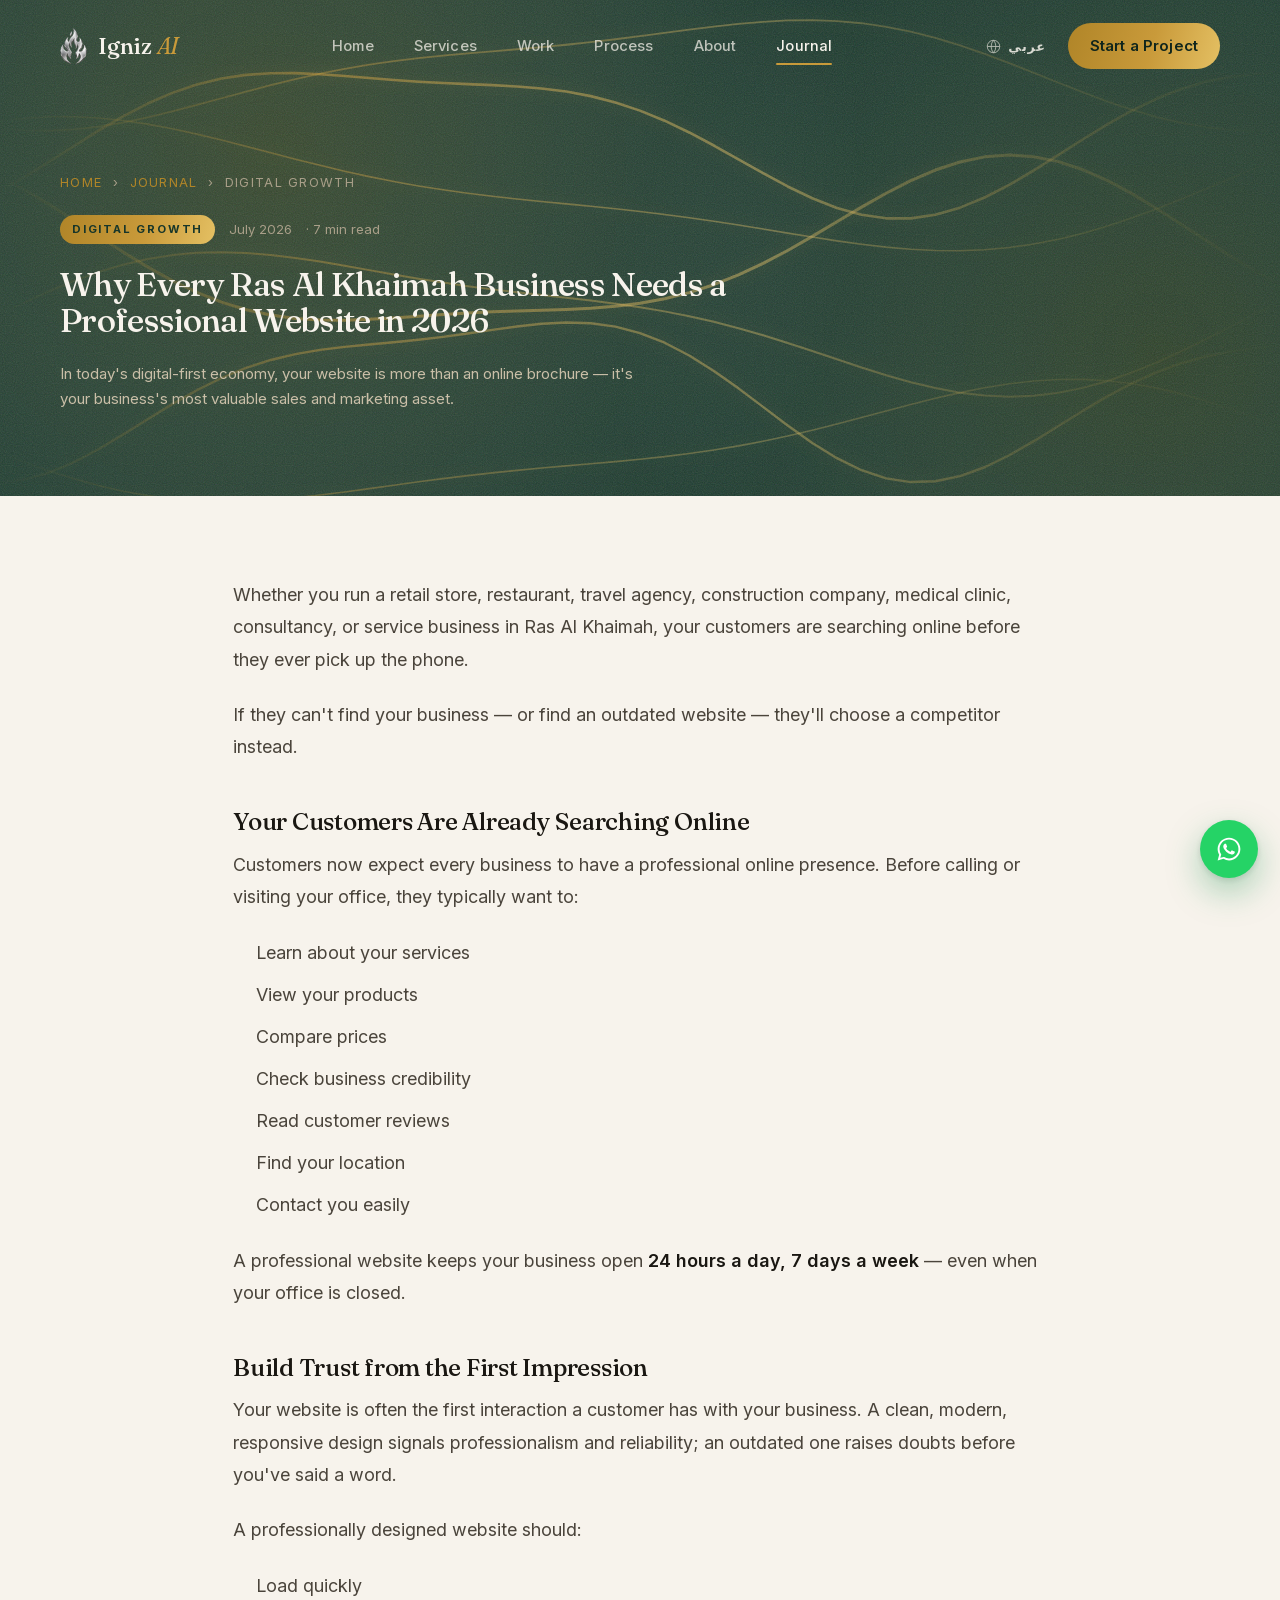
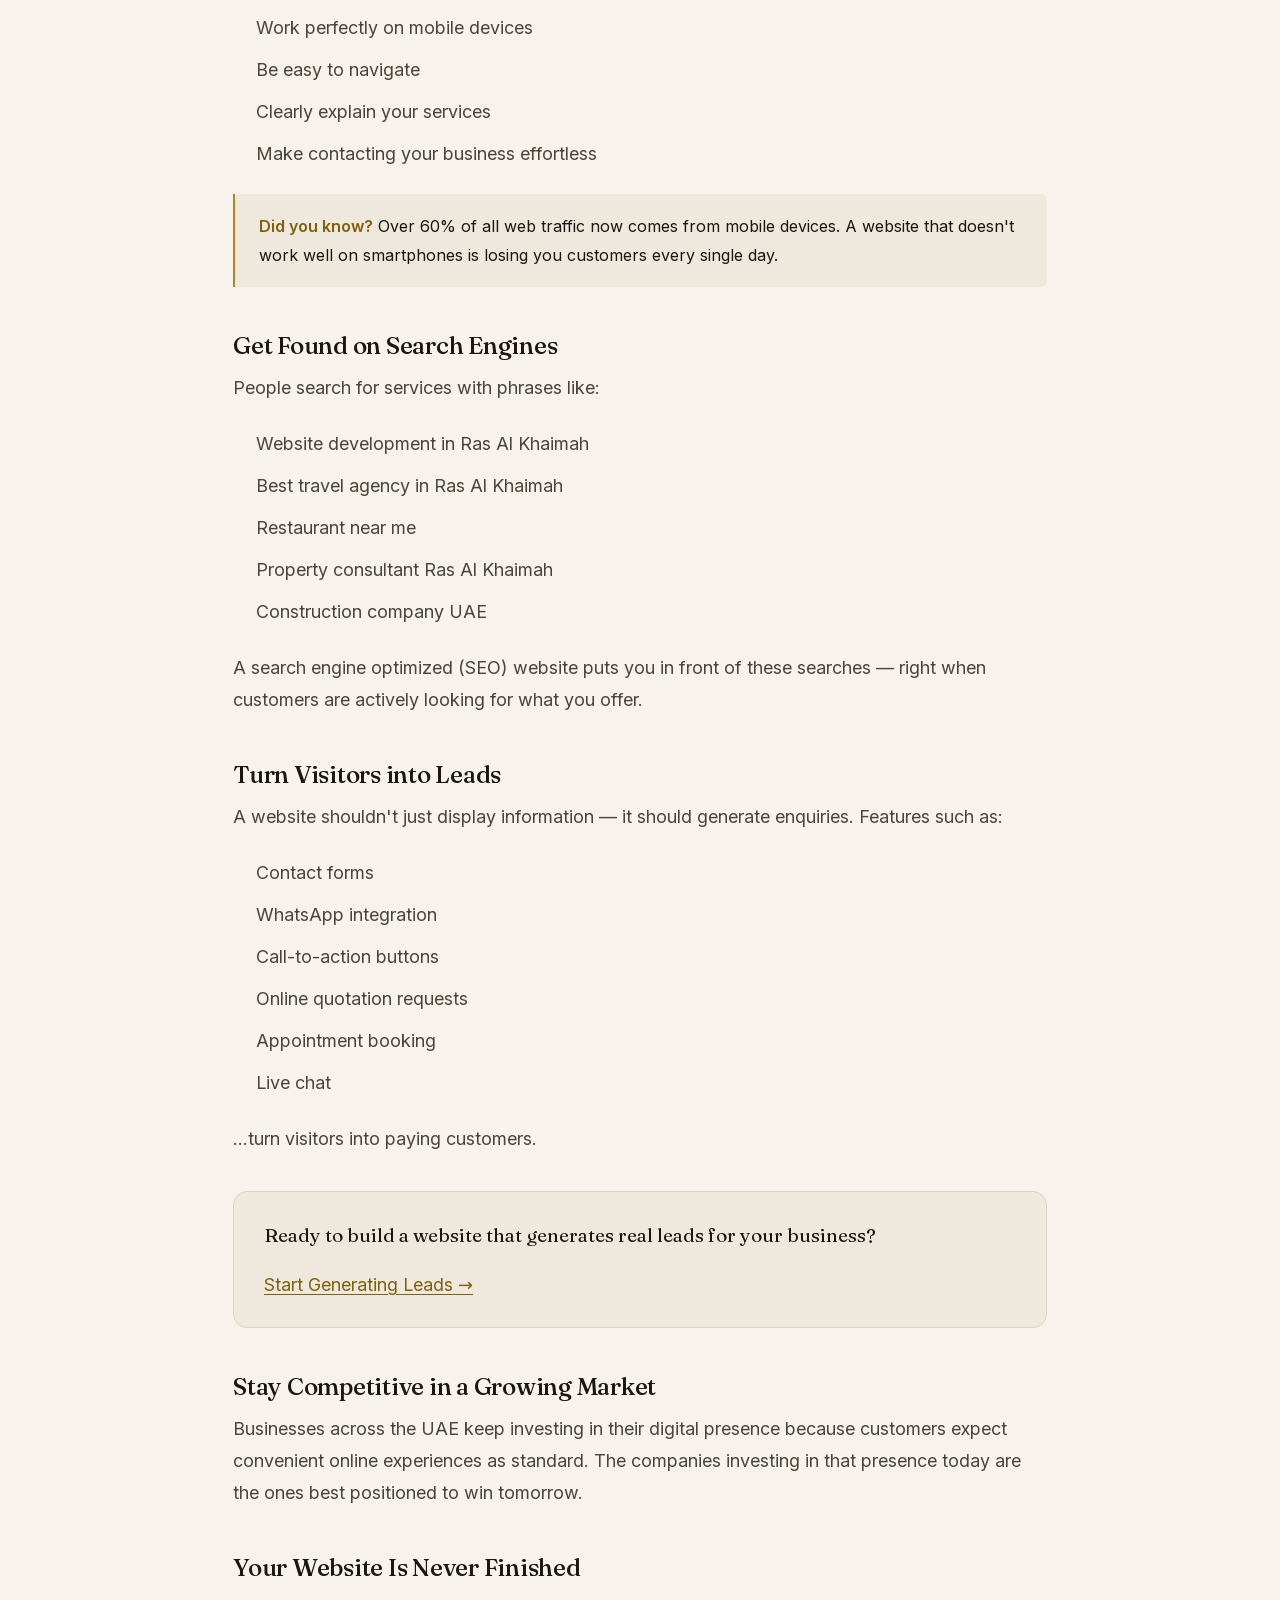
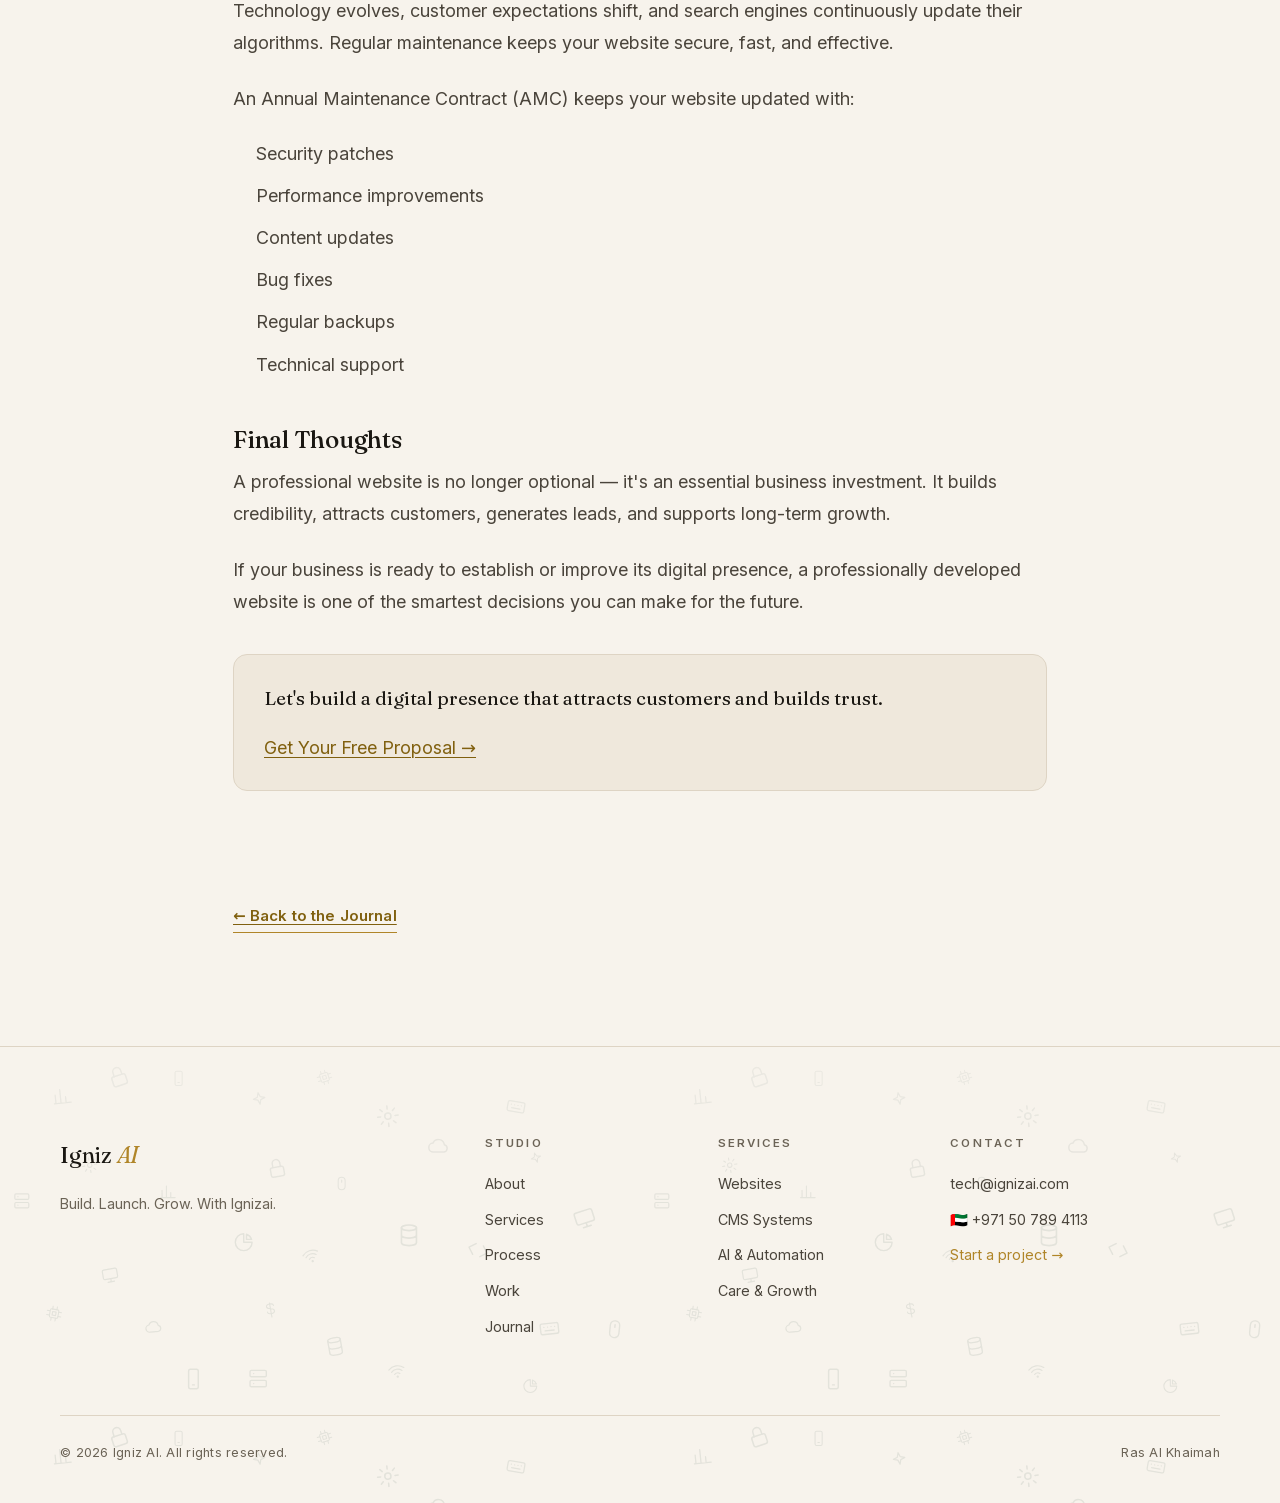
<file: blog-rak-website-2026.html>
<!DOCTYPE html>
<html lang="en">
<head>
  <meta charset="UTF-8" />
  <meta name="viewport" content="width=device-width, initial-scale=1.0, viewport-fit=cover" />
  <title>Why Every Ras Al Khaimah Business Needs a Professional Website in 2026 — IgnizAI</title>
  <meta name="description" content="In today's digital-first economy, your website is more than an online brochure. Learn why every RAK business needs a professional website in 2026." />
  <link rel="icon" href="/favicon.ico" sizes="any">
  <link rel="icon" type="image/png" sizes="48x48" href="/assets/seo/favicon-48.png">
  <link rel="icon" type="image/png" sizes="96x96" href="/assets/seo/favicon-96.png">
  <link rel="icon" type="image/png" sizes="192x192" href="/assets/seo/icon-192.png">
  <link rel="apple-touch-icon" href="/assets/seo/apple-touch-icon.png">
  <meta name="theme-color" content="#17362A">
  <link rel="canonical" href="https://ignizai.com/blog-rak-website-2026.html">
  <meta name="robots" content="index, follow, max-image-preview:large">
  <meta property="og:type" content="article">
  <meta property="og:site_name" content="IgnizAI">
  <meta property="og:title" content="Why Every Ras Al Khaimah Business Needs a Professional Website in 2026 — IgnizAI">
  <meta property="og:description" content="In today&#x27;s digital-first economy, your website is more than an online brochure. Learn why every RAK business needs a professional website in 2026.">
  <meta property="og:url" content="https://ignizai.com/blog-rak-website-2026.html">
  <meta property="og:image" content="https://ignizai.com/assets/seo/og-image.jpg">
  <meta property="og:image:width" content="1200">
  <meta property="og:image:height" content="630">
  <meta property="og:locale" content="en_US">
  <meta property="og:locale:alternate" content="ar_AE">
  <meta name="twitter:card" content="summary_large_image">
  <meta name="twitter:title" content="Why Every Ras Al Khaimah Business Needs a Professional Website in 2026 — IgnizAI">
  <meta name="twitter:description" content="In today&#x27;s digital-first economy, your website is more than an online brochure. Learn why every RAK business needs a professional website in 2026.">
  <meta name="twitter:image" content="https://ignizai.com/assets/seo/og-image.jpg">
  <meta property="article:published_time" content="2026-07-01">
  <script type="application/ld+json">
  {
    "@context": "https://schema.org",
    "@graph": [
      {
        "@type": "BlogPosting",
        "headline": "Why Every Ras Al Khaimah Business Needs a Professional Website in 2026",
        "description": "In today's digital-first economy, your website is more than an online brochure. Learn why every RAK business needs a professional website in 2026.",
        "url": "https://ignizai.com/blog-rak-website-2026.html",
        "mainEntityOfPage": "https://ignizai.com/blog-rak-website-2026.html",
        "datePublished": "2026-07-01",
        "dateModified": "2026-09-28",
        "inLanguage": "en",
        "image": "https://ignizai.com/assets/seo/og-image.jpg",
        "author": {
          "@type": "Organization",
          "name": "IgnizAI",
          "url": "https://ignizai.com/"
        },
        "publisher": {
          "@type": "Organization",
          "name": "IgnizAI",
          "url": "https://ignizai.com/",
          "logo": {
            "@type": "ImageObject",
            "url": "https://ignizai.com/assets/seo/icon-512.png"
          }
        }
      },
      {
        "@type": "BreadcrumbList",
        "itemListElement": [
          {
            "@type": "ListItem",
            "position": 1,
            "name": "Home",
            "item": "https://ignizai.com/"
          },
          {
            "@type": "ListItem",
            "position": 2,
            "name": "Journal",
            "item": "https://ignizai.com/blog.html"
          },
          {
            "@type": "ListItem",
            "position": 3,
            "name": "Why Every Ras Al Khaimah Business Needs a Professional Website in 2026",
            "item": "https://ignizai.com/blog-rak-website-2026.html"
          }
        ]
      }
    ]
  }
  </script>
  <link rel="preload" as="font" type="font/woff2" href="assets/fonts/fraunces-normal-500.woff2" crossorigin>
  <link rel="preload" as="font" type="font/woff2" href="assets/fonts/inter-normal-400.woff2" crossorigin>
  <link rel="stylesheet" href="assets/theme.css?v=20261107">
</head>
<body>
<div id="page-root">
<nav class="nav nav--on-dark" id="nav" aria-label="Primary">
  <div class="container nav__inner">
    <a href="index.html" class="brand" aria-label="Igniz AI home">
      <img class="brand__mark" src="assets/Ignizailogo-nav.png" alt="" width="27" height="36">
      <span class="brand__name">Igniz <span class="ital">AI</span></span>
    </a>
    <div class="nav__links">
      <a href="index.html" data-i18n="nav-home">Home</a>
      <a href="services.html" data-i18n="nav-services">Services</a>
      <a href="work.html" data-i18n="nav-work">Work</a>
      <a href="process.html" data-i18n="nav-process">Process</a>
      <a href="about.html" data-i18n="nav-about">About</a>
      <a href="blog.html" class="active" data-i18n="nav-blog">Journal</a>
    </div>
    <div class="nav__right">
      <button class="lang-btn" id="langToggleBtn" aria-label="Switch language">
        <svg width="15" height="15" viewBox="0 0 24 24" fill="none" stroke="currentColor" stroke-width="1.6" aria-hidden="true"><circle cx="12" cy="12" r="10"/><path d="M2 12h20M12 2a15 15 0 0 1 0 20M12 2a15 15 0 0 0 0 20"/></svg>
        <span id="langBtnLabel">عربي</span>
      </button>
      <a href="contact.html" class="btn btn--gold nav__cta"><span data-i18n="nav-cta">Start a Project</span></a>
      <button class="hamburger" id="hamburger" aria-label="Open menu" aria-expanded="false"><span></span><span></span><span></span></button>
    </div>
  </div>
</nav>
<div class="mobile-menu" id="mobileMenu">
  <a href="index.html">Home</a>
  <a href="services.html">Services</a>
  <a href="work.html">Work</a>
  <a href="process.html">Process</a>
  <a href="about.html">About</a>
  <a href="blog.html">Journal</a>
  <a href="contact.html">Contact</a>
  <button class="lang-btn mobile-menu__lang" id="langToggleBtnMobile" aria-label="Switch language">
    <svg width="16" height="16" viewBox="0 0 24 24" fill="none" stroke="currentColor" stroke-width="1.6" aria-hidden="true"><circle cx="12" cy="12" r="10"/><path d="M2 12h20M12 2a15 15 0 0 1 0 20M12 2a15 15 0 0 0 0 20"/></svg>
    <span id="langBtnLabelMobile">عربي</span>
  </button>
</div>
<main id="main">

<header class="article-hero" id="hero">
  <canvas class="aura" aria-hidden="true"></canvas>
  <div class="hero__grain" aria-hidden="true"></div>
  <div class="container">
    <div class="article-hero__inner">
      <div class="article-hero__crumb"><a href="index.html">Home</a> &nbsp;&#8250;&nbsp; <a href="blog.html">Journal</a> &nbsp;&#8250;&nbsp; Digital Growth</div>
      <div class="article-hero__meta"><span class="article-hero__tag">Digital Growth</span><span>July 2026</span><span>&middot; 7 min read</span></div>
      <h1 class="article-hero__title">Why Every Ras Al Khaimah Business Needs a Professional Website in 2026</h1>
      <p class="article-hero__intro">In today's digital-first economy, your website is more than an online brochure — it's your business's most valuable sales and marketing asset.</p>
    </div>
  </div>
</header>

<div class="article-body">
  <div class="container">
    <article class="prose">
<a href="blog.html" class="back-to-blog">← Back to Blog</a>
        <div class="prose">
          <p>Whether you run a retail store, restaurant, travel agency, construction company, medical clinic, consultancy, or service business in Ras Al Khaimah, your customers are searching online before they ever pick up the phone.</p>
          <p>If they can't find your business — or find an outdated website — they'll choose a competitor instead.</p>
          <h2 id="searching">Your Customers Are Already Searching Online</h2>
          <p>Customers now expect every business to have a professional online presence. Before calling or visiting your office, they typically want to:</p>
          <ul>
            <li>Learn about your services</li>
            <li>View your products</li>
            <li>Compare prices</li>
            <li>Check business credibility</li>
            <li>Read customer reviews</li>
            <li>Find your location</li>
            <li>Contact you easily</li>
          </ul>
          <p>A professional website keeps your business open <strong>24 hours a day, 7 days a week</strong> — even when your office is closed.</p>
          <h2 id="trust">Build Trust from the First Impression</h2>
          <p>Your website is often the first interaction a customer has with your business. A clean, modern, responsive design signals professionalism and reliability; an outdated one raises doubts before you've said a word.</p>
          <p>A professionally designed website should:</p>
          <ul>
            <li>Load quickly</li>
            <li>Work perfectly on mobile devices</li>
            <li>Be easy to navigate</li>
            <li>Clearly explain your services</li>
            <li>Make contacting your business effortless</li>
          </ul>
          <div class="highlight">
            <strong>Did you know?</strong> Over 60% of all web traffic now comes from mobile devices. A website that doesn't work well on smartphones is losing you customers every single day.
          </div>
          <h2 id="search-engines">Get Found on Search Engines</h2>
          <p>People search for services with phrases like:</p>
          <ul>
            <li>Website development in Ras Al Khaimah</li>
            <li>Best travel agency in Ras Al Khaimah</li>
            <li>Restaurant near me</li>
            <li>Property consultant Ras Al Khaimah</li>
            <li>Construction company UAE</li>
          </ul>
          <p>A search engine optimized (SEO) website puts you in front of these searches — right when customers are actively looking for what you offer.</p>
          <h2 id="leads">Turn Visitors into Leads</h2>
          <p>A website shouldn't just display information — it should generate enquiries. Features such as:</p>
          <ul>
            <li>Contact forms</li>
            <li>WhatsApp integration</li>
            <li>Call-to-action buttons</li>
            <li>Online quotation requests</li>
            <li>Appointment booking</li>
            <li>Live chat</li>
          </ul>
          <p>…turn visitors into paying customers.</p>
          <div class="cta-inline">
            <p>Ready to build a website that generates real leads for your business?</p>
            <a href="contact.html">Start Generating Leads →</a>
          </div>
          <h2 id="competitive">Stay Competitive in a Growing Market</h2>
          <p>Businesses across the UAE keep investing in their digital presence because customers expect convenient online experiences as standard. The companies investing in that presence today are the ones best positioned to win tomorrow.</p>
          <h2 id="maintenance">Your Website Is Never Finished</h2>
          <p>Technology evolves, customer expectations shift, and search engines continuously update their algorithms. Regular maintenance keeps your website secure, fast, and effective.</p>
          <p>An Annual Maintenance Contract (AMC) keeps your website updated with:</p>
          <ul>
            <li>Security patches</li>
            <li>Performance improvements</li>
            <li>Content updates</li>
            <li>Bug fixes</li>
            <li>Regular backups</li>
            <li>Technical support</li>
          </ul>
          <h2 id="final">Final Thoughts</h2>
          <p>A professional website is no longer optional — it's an essential business investment. It builds credibility, attracts customers, generates leads, and supports long-term growth.</p>
          <p>If your business is ready to establish or improve its digital presence, a professionally developed website is one of the smartest decisions you can make for the future.</p>
          <div class="cta-inline">
            <p>Let's build a digital presence that attracts customers and builds trust.</p>
            <a href="contact.html">Get Your Free Proposal →</a>
          </div>
        </div>
      <a href="blog.html" class="btn btn--ghost article-back"><span class="btn__line">&#8592; Back to the Journal</span></a>
    </article>
  </div>
</div>

</main>
<footer class="footer">
  <div class="container">
    <div class="footer__grid">
      <div class="footer__brand">
        <span class="brand__name">Igniz <span class="ital">AI</span></span>
        <p>Build. Launch. Grow. With Ignizai.</p>
      </div>
      <div><h4>Studio</h4><a href="about.html">About</a><a href="services.html">Services</a><a href="process.html">Process</a><a href="work.html">Work</a><a href="blog.html">Journal</a></div>
      <div><h4>Services</h4><a href="services.html">Websites</a><a href="services.html">CMS Systems</a><a href="services.html">AI &amp; Automation</a><a href="services.html">Care &amp; Growth</a></div>
      <div><h4>Contact</h4><a href="mailto:tech@ignizai.com">tech@ignizai.com</a><a href="tel:+971507894113">🇦🇪 +971 50 789 4113</a><a href="contact.html" class="link-gold" style="color:var(--gold)">Start a project →</a></div>
    </div>
    <div class="footer__bottom"><span>© 2026 Igniz AI. All rights reserved.</span><span>Ras Al Khaimah</span></div>
  </div>
</footer>
</div>
<!-- WhatsApp floating button -->
<a class="wa-float" href="https://wa.me/971507894113?text=Hi%20IgnizAI%2C%20I%27d%20like%20to%20discuss%20a%20project." target="_blank" rel="noopener noreferrer" aria-label="Chat with us on WhatsApp">
  <svg width="28" height="28" viewBox="0 0 32 32" aria-hidden="true"><path fill="currentColor" d="M16.04 3C8.86 3 3.02 8.83 3.02 16c0 2.29.6 4.53 1.74 6.5L3 29l6.68-1.75A13 13 0 0 0 16.04 29C23.2 29 29 23.17 29 16S23.2 3 16.04 3Zm0 23.8c-1.98 0-3.92-.53-5.61-1.53l-.4-.24-3.96 1.04 1.06-3.86-.26-.4A10.76 10.76 0 0 1 5.23 16c0-5.95 4.85-10.8 10.81-10.8 5.95 0 10.78 4.85 10.78 10.8 0 5.96-4.83 10.8-10.78 10.8Zm5.92-8.09c-.32-.16-1.92-.95-2.22-1.06-.3-.11-.51-.16-.73.16-.21.32-.84 1.06-1.03 1.28-.19.21-.38.24-.7.08-.32-.16-1.37-.5-2.6-1.6-.96-.86-1.61-1.92-1.8-2.24-.19-.32-.02-.5.14-.66.15-.14.32-.38.49-.57.16-.19.21-.32.32-.54.11-.21.05-.4-.03-.56-.08-.16-.73-1.76-1-2.41-.26-.63-.53-.54-.73-.55h-.62c-.21 0-.56.08-.86.4-.3.32-1.13 1.1-1.13 2.69 0 1.58 1.16 3.12 1.32 3.33.16.21 2.28 3.48 5.52 4.88.77.33 1.37.53 1.84.68.77.25 1.48.21 2.03.13.62-.09 1.92-.78 2.19-1.54.27-.76.27-1.41.19-1.54-.08-.14-.3-.22-.62-.38Z"/></svg>
  <span class="wa-float__label">Chat on WhatsApp</span>
</a>
<script src="assets/i18n.js?v=20261107"></script>
<script src="assets/editorial.js?v=20261107" defer></script>
</body>
</html>
</file>
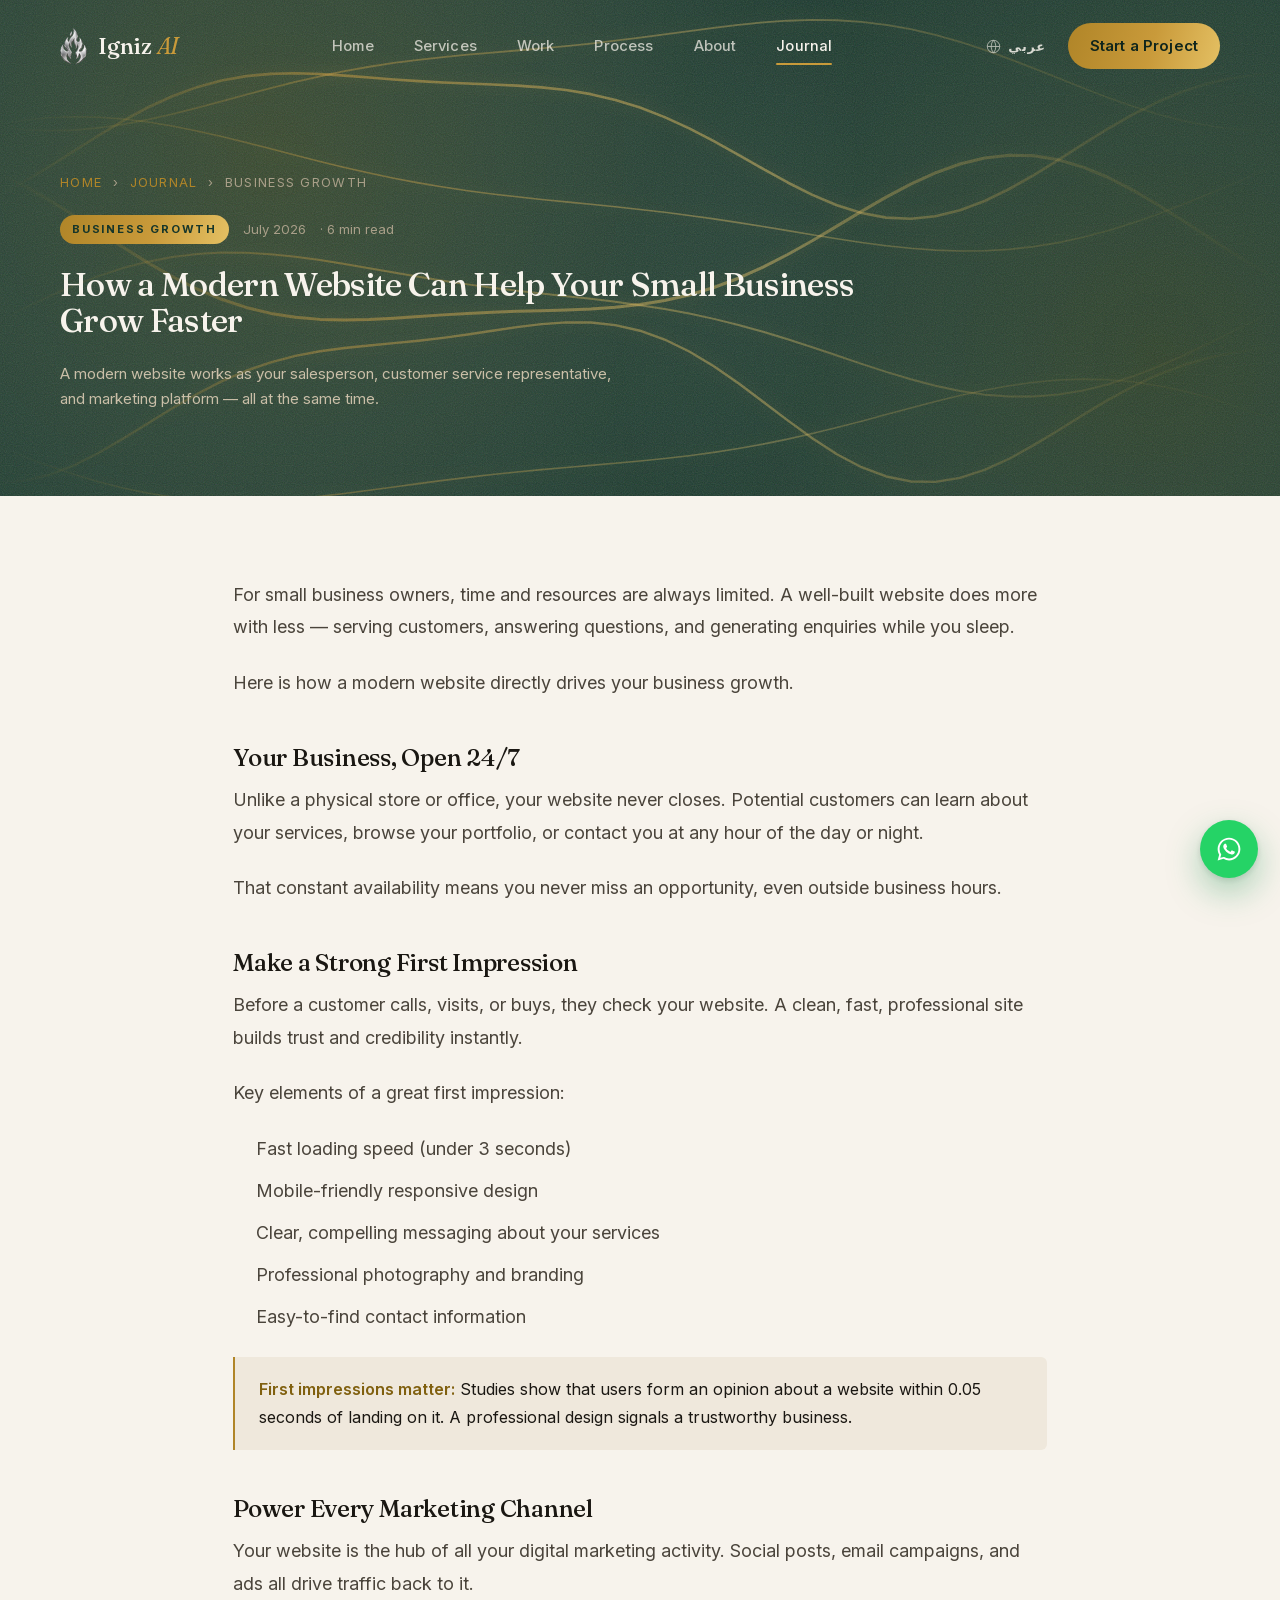
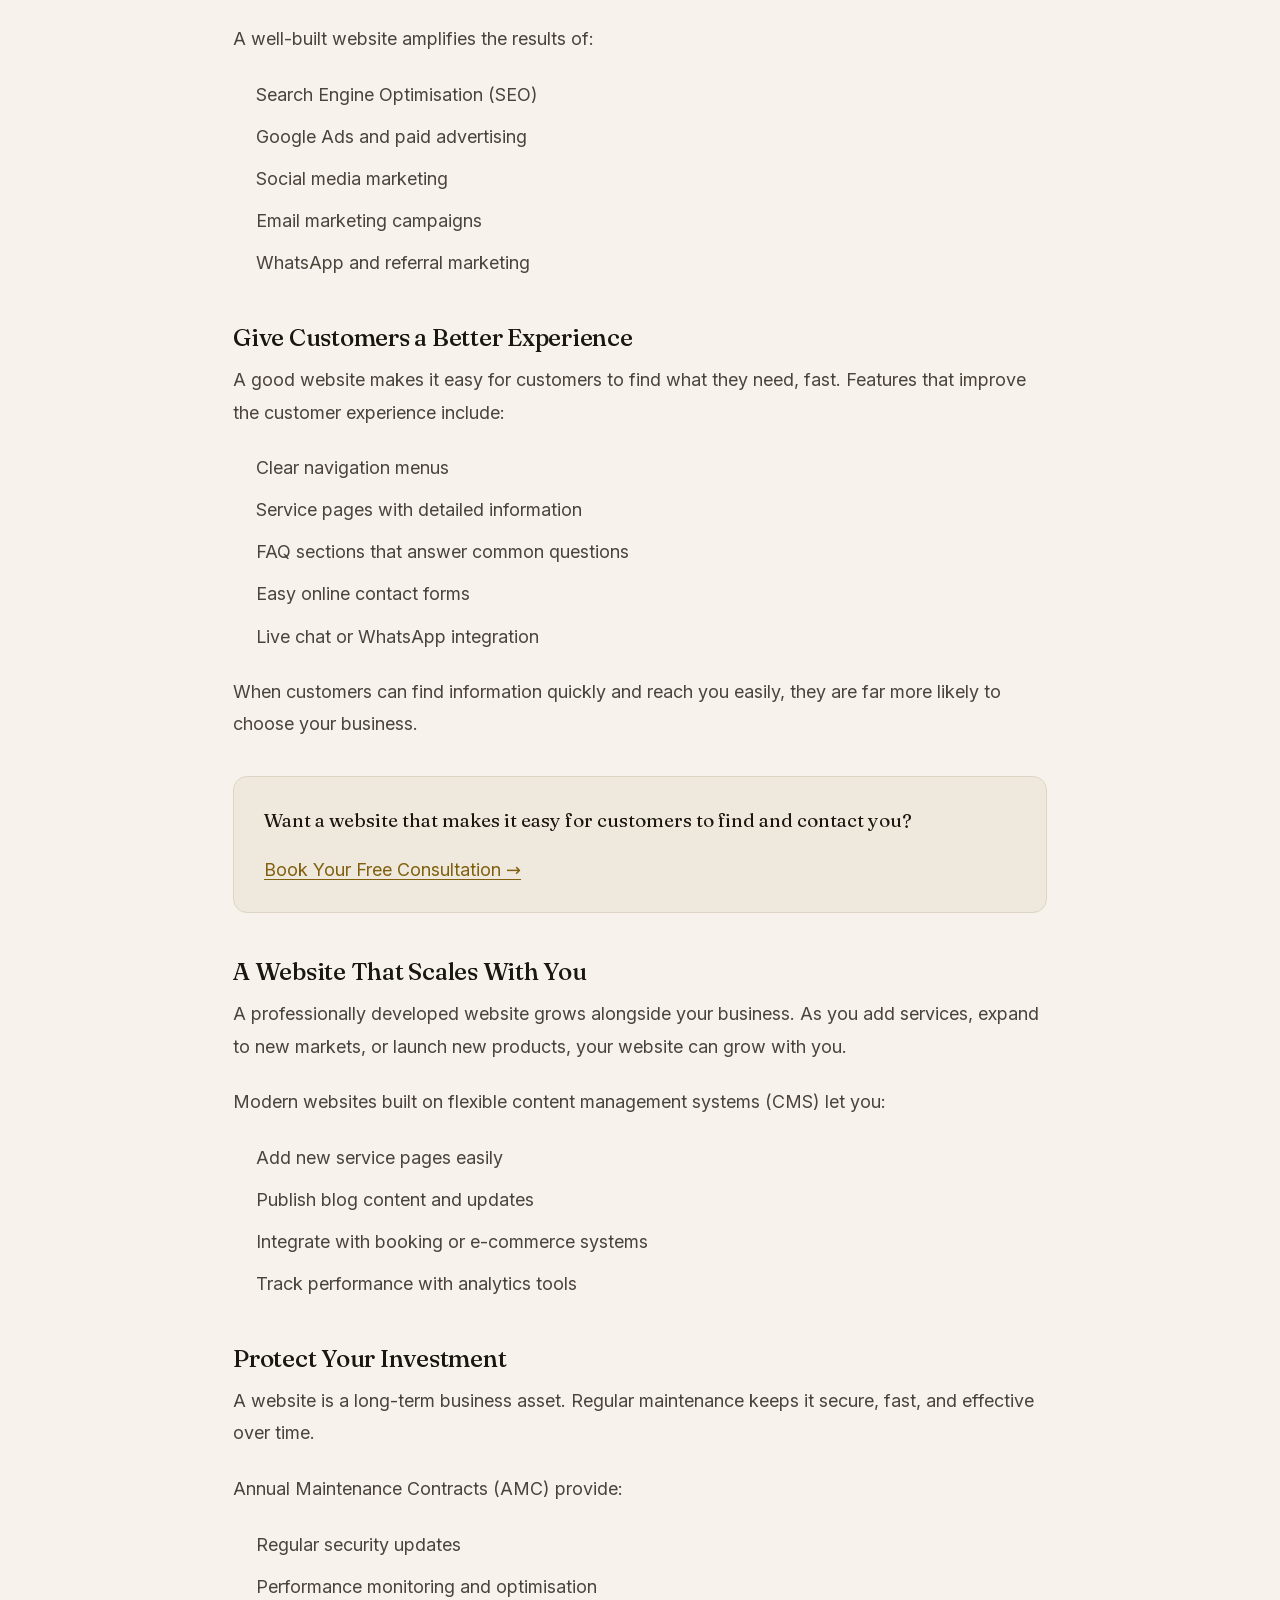
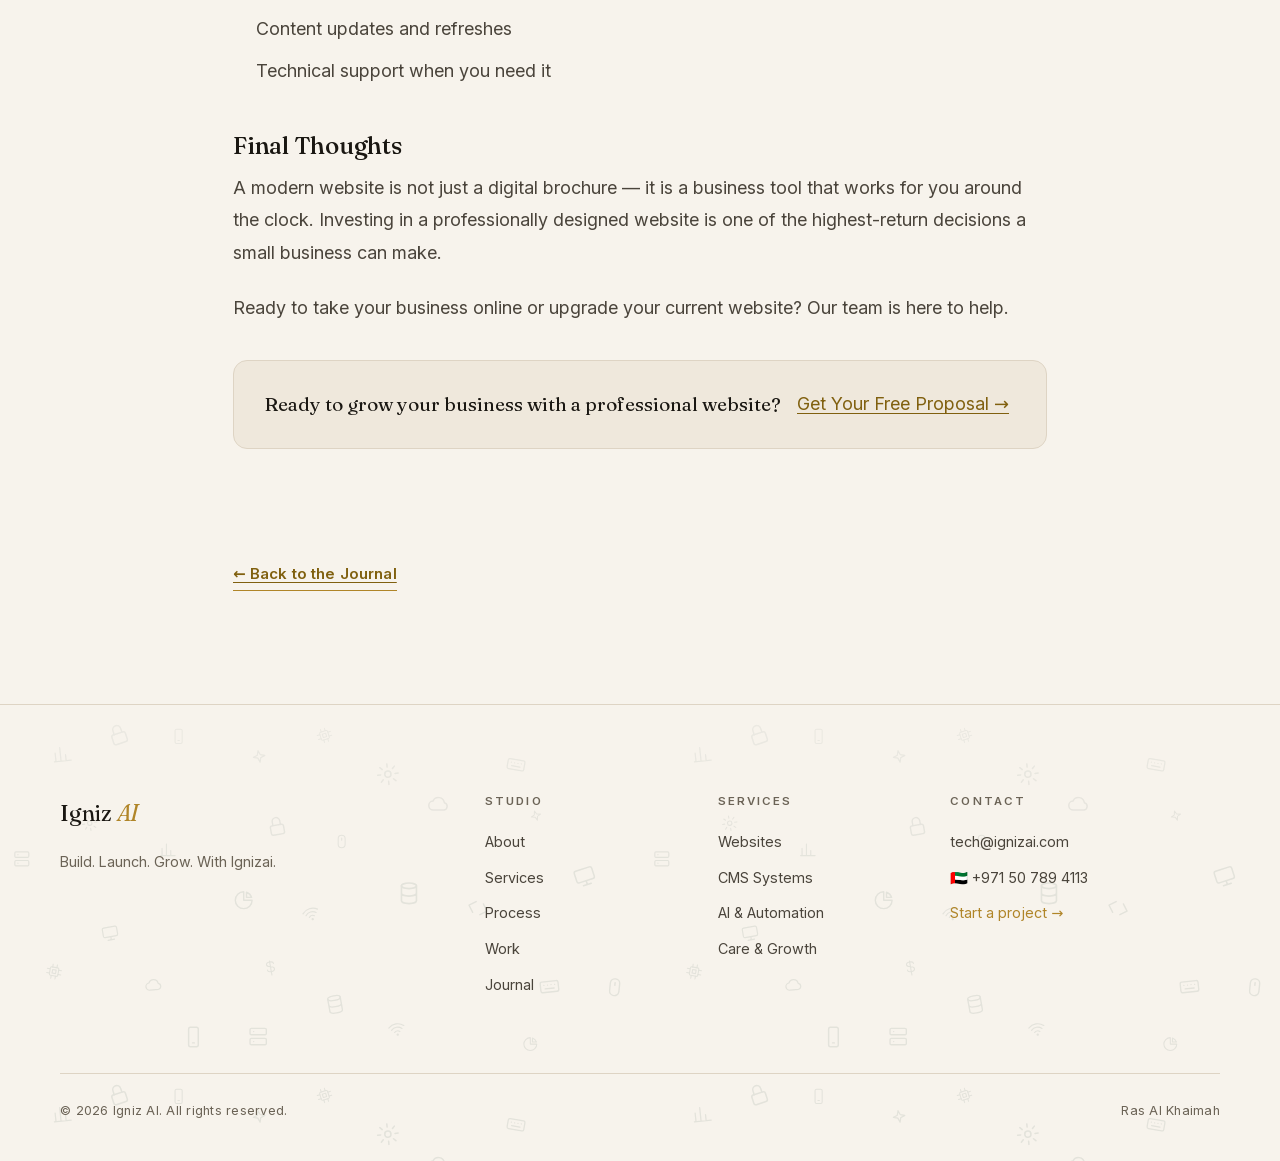
<file: blog-website-growth.html>
<!DOCTYPE html>
<html lang="en">
<head>
  <meta charset="UTF-8" />
  <meta name="viewport" content="width=device-width, initial-scale=1.0, viewport-fit=cover" />
  <title>How a Modern Website Can Help Your Small Business Grow Faster — IgnizAI</title>
  <meta name="description" content="A modern website works as your salesperson, customer service rep, and marketing platform all at once. Discover how it accelerates small business growth." />
  <link rel="icon" href="/favicon.ico" sizes="any">
  <link rel="icon" type="image/png" sizes="48x48" href="/assets/seo/favicon-48.png">
  <link rel="icon" type="image/png" sizes="96x96" href="/assets/seo/favicon-96.png">
  <link rel="icon" type="image/png" sizes="192x192" href="/assets/seo/icon-192.png">
  <link rel="apple-touch-icon" href="/assets/seo/apple-touch-icon.png">
  <meta name="theme-color" content="#17362A">
  <link rel="canonical" href="https://ignizai.com/blog-website-growth.html">
  <meta name="robots" content="index, follow, max-image-preview:large">
  <meta property="og:type" content="article">
  <meta property="og:site_name" content="IgnizAI">
  <meta property="og:title" content="How a Modern Website Can Help Your Small Business Grow Faster — IgnizAI">
  <meta property="og:description" content="A modern website works as your salesperson, customer service rep, and marketing platform all at once. Discover how it accelerates small business growth.">
  <meta property="og:url" content="https://ignizai.com/blog-website-growth.html">
  <meta property="og:image" content="https://ignizai.com/assets/seo/og-image.jpg">
  <meta property="og:image:width" content="1200">
  <meta property="og:image:height" content="630">
  <meta property="og:locale" content="en_US">
  <meta property="og:locale:alternate" content="ar_AE">
  <meta name="twitter:card" content="summary_large_image">
  <meta name="twitter:title" content="How a Modern Website Can Help Your Small Business Grow Faster — IgnizAI">
  <meta name="twitter:description" content="A modern website works as your salesperson, customer service rep, and marketing platform all at once. Discover how it accelerates small business growth.">
  <meta name="twitter:image" content="https://ignizai.com/assets/seo/og-image.jpg">
  <meta property="article:published_time" content="2026-07-01">
  <script type="application/ld+json">
  {
    "@context": "https://schema.org",
    "@graph": [
      {
        "@type": "BlogPosting",
        "headline": "How a Modern Website Can Help Your Small Business Grow Faster",
        "description": "A modern website works as your salesperson, customer service rep, and marketing platform all at once. Discover how it accelerates small business growth.",
        "url": "https://ignizai.com/blog-website-growth.html",
        "mainEntityOfPage": "https://ignizai.com/blog-website-growth.html",
        "datePublished": "2026-07-01",
        "dateModified": "2026-09-28",
        "inLanguage": "en",
        "image": "https://ignizai.com/assets/seo/og-image.jpg",
        "author": {
          "@type": "Organization",
          "name": "IgnizAI",
          "url": "https://ignizai.com/"
        },
        "publisher": {
          "@type": "Organization",
          "name": "IgnizAI",
          "url": "https://ignizai.com/",
          "logo": {
            "@type": "ImageObject",
            "url": "https://ignizai.com/assets/seo/icon-512.png"
          }
        }
      },
      {
        "@type": "BreadcrumbList",
        "itemListElement": [
          {
            "@type": "ListItem",
            "position": 1,
            "name": "Home",
            "item": "https://ignizai.com/"
          },
          {
            "@type": "ListItem",
            "position": 2,
            "name": "Journal",
            "item": "https://ignizai.com/blog.html"
          },
          {
            "@type": "ListItem",
            "position": 3,
            "name": "How a Modern Website Can Help Your Small Business Grow Faster",
            "item": "https://ignizai.com/blog-website-growth.html"
          }
        ]
      }
    ]
  }
  </script>
  <link rel="preload" as="font" type="font/woff2" href="assets/fonts/fraunces-normal-500.woff2" crossorigin>
  <link rel="preload" as="font" type="font/woff2" href="assets/fonts/inter-normal-400.woff2" crossorigin>
  <link rel="stylesheet" href="assets/theme.css?v=20261107">
</head>
<body>
<div id="page-root">
<nav class="nav nav--on-dark" id="nav" aria-label="Primary">
  <div class="container nav__inner">
    <a href="index.html" class="brand" aria-label="Igniz AI home">
      <img class="brand__mark" src="assets/Ignizailogo-nav.png" alt="" width="27" height="36">
      <span class="brand__name">Igniz <span class="ital">AI</span></span>
    </a>
    <div class="nav__links">
      <a href="index.html" data-i18n="nav-home">Home</a>
      <a href="services.html" data-i18n="nav-services">Services</a>
      <a href="work.html" data-i18n="nav-work">Work</a>
      <a href="process.html" data-i18n="nav-process">Process</a>
      <a href="about.html" data-i18n="nav-about">About</a>
      <a href="blog.html" class="active" data-i18n="nav-blog">Journal</a>
    </div>
    <div class="nav__right">
      <button class="lang-btn" id="langToggleBtn" aria-label="Switch language">
        <svg width="15" height="15" viewBox="0 0 24 24" fill="none" stroke="currentColor" stroke-width="1.6" aria-hidden="true"><circle cx="12" cy="12" r="10"/><path d="M2 12h20M12 2a15 15 0 0 1 0 20M12 2a15 15 0 0 0 0 20"/></svg>
        <span id="langBtnLabel">عربي</span>
      </button>
      <a href="contact.html" class="btn btn--gold nav__cta"><span data-i18n="nav-cta">Start a Project</span></a>
      <button class="hamburger" id="hamburger" aria-label="Open menu" aria-expanded="false"><span></span><span></span><span></span></button>
    </div>
  </div>
</nav>
<div class="mobile-menu" id="mobileMenu">
  <a href="index.html">Home</a>
  <a href="services.html">Services</a>
  <a href="work.html">Work</a>
  <a href="process.html">Process</a>
  <a href="about.html">About</a>
  <a href="blog.html">Journal</a>
  <a href="contact.html">Contact</a>
  <button class="lang-btn mobile-menu__lang" id="langToggleBtnMobile" aria-label="Switch language">
    <svg width="16" height="16" viewBox="0 0 24 24" fill="none" stroke="currentColor" stroke-width="1.6" aria-hidden="true"><circle cx="12" cy="12" r="10"/><path d="M2 12h20M12 2a15 15 0 0 1 0 20M12 2a15 15 0 0 0 0 20"/></svg>
    <span id="langBtnLabelMobile">عربي</span>
  </button>
</div>
<main id="main">

<header class="article-hero" id="hero">
  <canvas class="aura" aria-hidden="true"></canvas>
  <div class="hero__grain" aria-hidden="true"></div>
  <div class="container">
    <div class="article-hero__inner">
      <div class="article-hero__crumb"><a href="index.html">Home</a> &nbsp;&#8250;&nbsp; <a href="blog.html">Journal</a> &nbsp;&#8250;&nbsp; Business Growth</div>
      <div class="article-hero__meta"><span class="article-hero__tag">Business Growth</span><span>July 2026</span><span>&middot; 6 min read</span></div>
      <h1 class="article-hero__title">How a Modern Website Can Help Your Small Business Grow Faster</h1>
      <p class="article-hero__intro">A modern website works as your salesperson, customer service representative, and marketing platform — all at the same time.</p>
    </div>
  </div>
</header>

<div class="article-body">
  <div class="container">
    <article class="prose">
<a href="blog.html" class="back-to-blog">← Back to Blog</a>
        <div class="prose">
          <p>For small business owners, time and resources are always limited. A well-built website does more with less — serving customers, answering questions, and generating enquiries while you sleep.</p>
          <p>Here is how a modern website directly drives your business growth.</p>
          <h2 id="available">Your Business, Open 24/7</h2>
          <p>Unlike a physical store or office, your website never closes. Potential customers can learn about your services, browse your portfolio, or contact you at any hour of the day or night.</p>
          <p>That constant availability means you never miss an opportunity, even outside business hours.</p>
          <h2 id="impression">Make a Strong First Impression</h2>
          <p>Before a customer calls, visits, or buys, they check your website. A clean, fast, professional site builds trust and credibility instantly.</p>
          <p>Key elements of a great first impression:</p>
          <ul>
            <li>Fast loading speed (under 3 seconds)</li>
            <li>Mobile-friendly responsive design</li>
            <li>Clear, compelling messaging about your services</li>
            <li>Professional photography and branding</li>
            <li>Easy-to-find contact information</li>
          </ul>
          <div class="highlight">
            <strong>First impressions matter:</strong> Studies show that users form an opinion about a website within 0.05 seconds of landing on it. A professional design signals a trustworthy business.
          </div>
          <h2 id="marketing">Power Every Marketing Channel</h2>
          <p>Your website is the hub of all your digital marketing activity. Social posts, email campaigns, and ads all drive traffic back to it.</p>
          <p>A well-built website amplifies the results of:</p>
          <ul>
            <li>Search Engine Optimisation (SEO)</li>
            <li>Google Ads and paid advertising</li>
            <li>Social media marketing</li>
            <li>Email marketing campaigns</li>
            <li>WhatsApp and referral marketing</li>
          </ul>
          <h2 id="experience">Give Customers a Better Experience</h2>
          <p>A good website makes it easy for customers to find what they need, fast. Features that improve the customer experience include:</p>
          <ul>
            <li>Clear navigation menus</li>
            <li>Service pages with detailed information</li>
            <li>FAQ sections that answer common questions</li>
            <li>Easy online contact forms</li>
            <li>Live chat or WhatsApp integration</li>
          </ul>
          <p>When customers can find information quickly and reach you easily, they are far more likely to choose your business.</p>
          <div class="cta-inline">
            <p>Want a website that makes it easy for customers to find and contact you?</p>
            <a href="contact.html">Book Your Free Consultation →</a>
          </div>
          <h2 id="grow">A Website That Scales With You</h2>
          <p>A professionally developed website grows alongside your business. As you add services, expand to new markets, or launch new products, your website can grow with you.</p>
          <p>Modern websites built on flexible content management systems (CMS) let you:</p>
          <ul>
            <li>Add new service pages easily</li>
            <li>Publish blog content and updates</li>
            <li>Integrate with booking or e-commerce systems</li>
            <li>Track performance with analytics tools</li>
          </ul>
          <h2 id="protect">Protect Your Investment</h2>
          <p>A website is a long-term business asset. Regular maintenance keeps it secure, fast, and effective over time.</p>
          <p>Annual Maintenance Contracts (AMC) provide:</p>
          <ul>
            <li>Regular security updates</li>
            <li>Performance monitoring and optimisation</li>
            <li>Content updates and refreshes</li>
            <li>Technical support when you need it</li>
          </ul>
          <h2 id="final">Final Thoughts</h2>
          <p>A modern website is not just a digital brochure — it is a business tool that works for you around the clock. Investing in a professionally designed website is one of the highest-return decisions a small business can make.</p>
          <p>Ready to take your business online or upgrade your current website? Our team is here to help.</p>
          <div class="cta-inline">
            <p>Ready to grow your business with a professional website?</p>
            <a href="contact.html">Get Your Free Proposal →</a>
          </div>
        </div>
      <a href="blog.html" class="btn btn--ghost article-back"><span class="btn__line">&#8592; Back to the Journal</span></a>
    </article>
  </div>
</div>

</main>
<footer class="footer">
  <div class="container">
    <div class="footer__grid">
      <div class="footer__brand">
        <span class="brand__name">Igniz <span class="ital">AI</span></span>
        <p>Build. Launch. Grow. With Ignizai.</p>
      </div>
      <div><h4>Studio</h4><a href="about.html">About</a><a href="services.html">Services</a><a href="process.html">Process</a><a href="work.html">Work</a><a href="blog.html">Journal</a></div>
      <div><h4>Services</h4><a href="services.html">Websites</a><a href="services.html">CMS Systems</a><a href="services.html">AI &amp; Automation</a><a href="services.html">Care &amp; Growth</a></div>
      <div><h4>Contact</h4><a href="mailto:tech@ignizai.com">tech@ignizai.com</a><a href="tel:+971507894113">🇦🇪 +971 50 789 4113</a><a href="contact.html" class="link-gold" style="color:var(--gold)">Start a project →</a></div>
    </div>
    <div class="footer__bottom"><span>© 2026 Igniz AI. All rights reserved.</span><span>Ras Al Khaimah</span></div>
  </div>
</footer>
</div>
<!-- WhatsApp floating button -->
<a class="wa-float" href="https://wa.me/971507894113?text=Hi%20IgnizAI%2C%20I%27d%20like%20to%20discuss%20a%20project." target="_blank" rel="noopener noreferrer" aria-label="Chat with us on WhatsApp">
  <svg width="28" height="28" viewBox="0 0 32 32" aria-hidden="true"><path fill="currentColor" d="M16.04 3C8.86 3 3.02 8.83 3.02 16c0 2.29.6 4.53 1.74 6.5L3 29l6.68-1.75A13 13 0 0 0 16.04 29C23.2 29 29 23.17 29 16S23.2 3 16.04 3Zm0 23.8c-1.98 0-3.92-.53-5.61-1.53l-.4-.24-3.96 1.04 1.06-3.86-.26-.4A10.76 10.76 0 0 1 5.23 16c0-5.95 4.85-10.8 10.81-10.8 5.95 0 10.78 4.85 10.78 10.8 0 5.96-4.83 10.8-10.78 10.8Zm5.92-8.09c-.32-.16-1.92-.95-2.22-1.06-.3-.11-.51-.16-.73.16-.21.32-.84 1.06-1.03 1.28-.19.21-.38.24-.7.08-.32-.16-1.37-.5-2.6-1.6-.96-.86-1.61-1.92-1.8-2.24-.19-.32-.02-.5.14-.66.15-.14.32-.38.49-.57.16-.19.21-.32.32-.54.11-.21.05-.4-.03-.56-.08-.16-.73-1.76-1-2.41-.26-.63-.53-.54-.73-.55h-.62c-.21 0-.56.08-.86.4-.3.32-1.13 1.1-1.13 2.69 0 1.58 1.16 3.12 1.32 3.33.16.21 2.28 3.48 5.52 4.88.77.33 1.37.53 1.84.68.77.25 1.48.21 2.03.13.62-.09 1.92-.78 2.19-1.54.27-.76.27-1.41.19-1.54-.08-.14-.3-.22-.62-.38Z"/></svg>
  <span class="wa-float__label">Chat on WhatsApp</span>
</a>
<script src="assets/i18n.js?v=20261107"></script>
<script src="assets/editorial.js?v=20261107" defer></script>
</body>
</html>
</file>
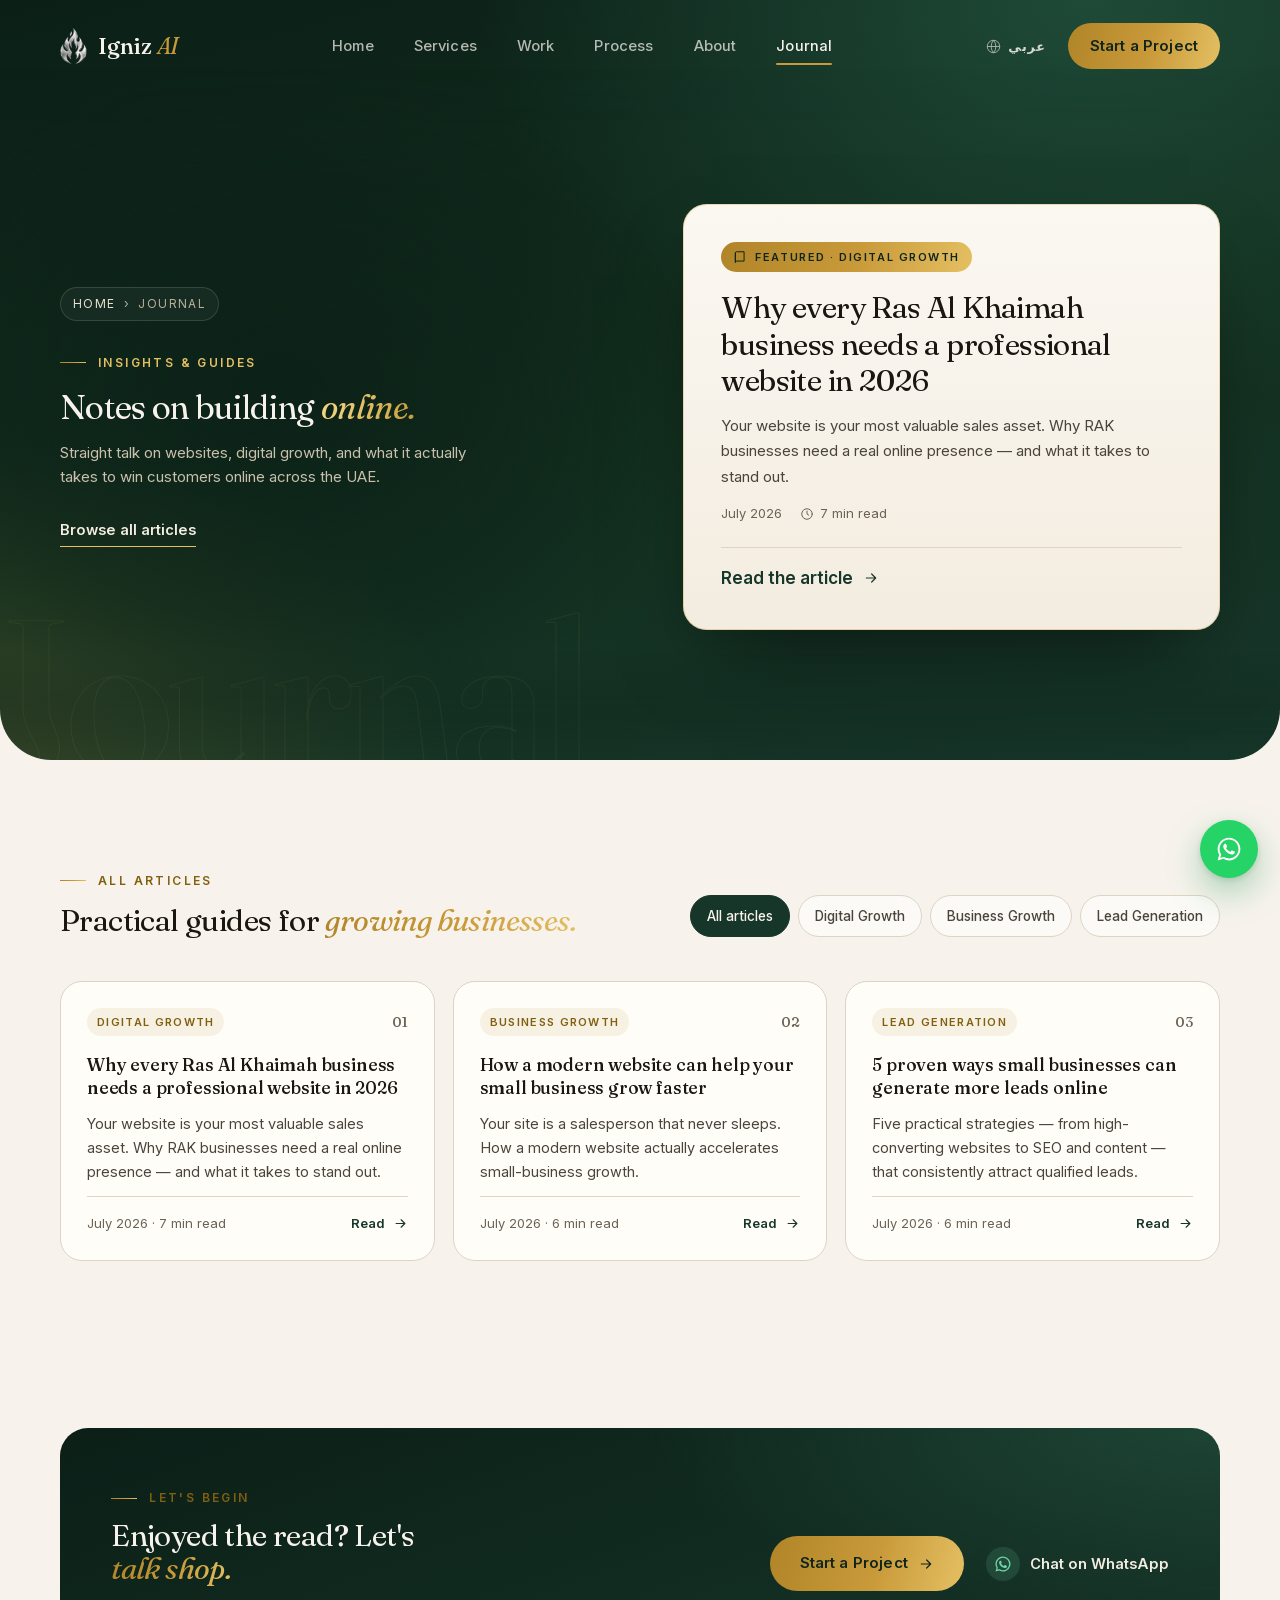
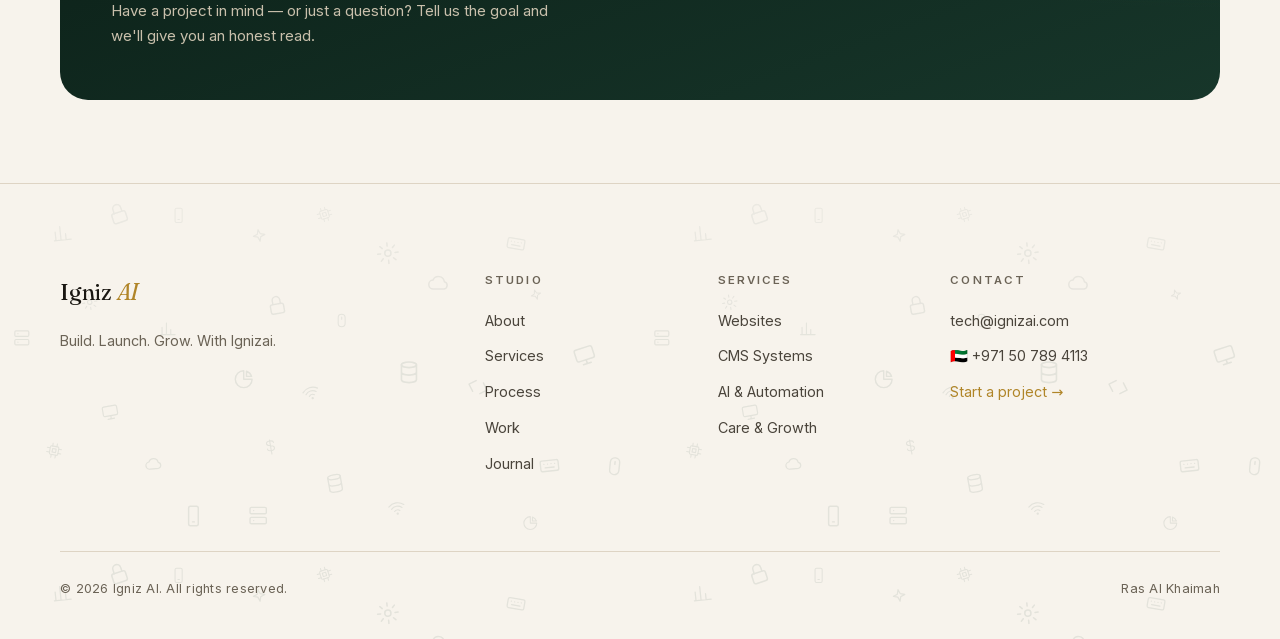
<file: blog.html>
<!DOCTYPE html>
<html lang="en">
<head>
  <meta charset="UTF-8" />
  <meta name="viewport" content="width=device-width, initial-scale=1.0, viewport-fit=cover" />
  <title>Journal: Web, SEO &amp; AI Insights for UAE Businesses — IgnizAI</title>
  <meta name="description" content="Notes on building online — digital growth, websites, and practical AI for businesses in the UAE and India, from the Igniz AI studio." />
  <link rel="icon" href="/favicon.ico" sizes="any">
  <link rel="icon" type="image/png" sizes="48x48" href="/assets/seo/favicon-48.png">
  <link rel="icon" type="image/png" sizes="96x96" href="/assets/seo/favicon-96.png">
  <link rel="icon" type="image/png" sizes="192x192" href="/assets/seo/icon-192.png">
  <link rel="apple-touch-icon" href="/assets/seo/apple-touch-icon.png">
  <meta name="theme-color" content="#17362A">
  <link rel="canonical" href="https://ignizai.com/blog.html">
  <meta name="robots" content="index, follow, max-image-preview:large">
  <meta property="og:type" content="website">
  <meta property="og:site_name" content="IgnizAI">
  <meta property="og:title" content="Journal: Web, SEO &amp; AI Insights for UAE Businesses — IgnizAI">
  <meta property="og:description" content="Notes on building online — digital growth, websites, and practical AI for businesses in the UAE and India, from the Igniz AI studio.">
  <meta property="og:url" content="https://ignizai.com/blog.html">
  <meta property="og:image" content="https://ignizai.com/assets/seo/og-image.jpg">
  <meta property="og:image:width" content="1200">
  <meta property="og:image:height" content="630">
  <meta property="og:locale" content="en_US">
  <meta property="og:locale:alternate" content="ar_AE">
  <meta name="twitter:card" content="summary_large_image">
  <meta name="twitter:title" content="Journal: Web, SEO &amp; AI Insights for UAE Businesses — IgnizAI">
  <meta name="twitter:description" content="Notes on building online — digital growth, websites, and practical AI for businesses in the UAE and India, from the Igniz AI studio.">
  <meta name="twitter:image" content="https://ignizai.com/assets/seo/og-image.jpg">
  <link rel="preload" as="font" type="font/woff2" href="assets/fonts/fraunces-normal-500.woff2" crossorigin>
  <link rel="preload" as="font" type="font/woff2" href="assets/fonts/inter-normal-400.woff2" crossorigin>
  <link rel="stylesheet" href="assets/theme.css?v=20261107">
  <link rel="stylesheet" href="assets/pages.css?v=20261107">
  <link rel="stylesheet" href="assets/inner-hero.css?v=20261104c">
  <link rel="stylesheet" href="assets/journal-hero.css?v=20261104c">
  <style id="page-styles">
    .journal { display:grid; grid-template-columns:repeat(3,1fr); gap:34px; }
    .jcard { background:var(--surface); border:1px solid var(--line); border-radius:var(--radius-md); overflow:hidden; display:flex; flex-direction:column; transition:transform .5s var(--ease), box-shadow .5s var(--ease); }
    .jcard:hover { transform:translateY(-6px); box-shadow:0 26px 50px rgba(23,54,42,0.12); }
    .jcard__top { padding:30px 30px 0; display:flex; align-items:center; justify-content:space-between; }
    .jcard__tag { font-size:.72rem; letter-spacing:.16em; text-transform:uppercase; color:var(--gold); font-weight:600; }
    .jcard__date { font-size:.78rem; color:var(--ink-3); }
    .jcard__title { font-family:var(--font-display); font-size:1.4rem; line-height:1.22; color:var(--ink); margin:16px 30px 12px; font-weight:400; }
    .jcard__ex { color:var(--ink-2); font-size:.96rem; padding:0 30px; flex:1; line-height:1.6; }
    .jcard__foot { padding:22px 30px 28px; }
    @media (max-width:900px){ .journal{ grid-template-columns:1fr; max-width:540px; } }
  </style>
</head>
<body>
<div id="page-root">

<nav class="nav nav--on-dark" id="nav" aria-label="Primary">
  <div class="container nav__inner">
    <a href="index.html" class="brand" aria-label="Igniz AI home">
      <img class="brand__mark" src="assets/Ignizailogo-nav.png" alt="" width="27" height="36">
      <span class="brand__name">Igniz <span class="ital">AI</span></span>
    </a>
    <div class="nav__links">
      <a href="index.html" data-i18n="nav-home">Home</a>
      <a href="services.html" data-i18n="nav-services">Services</a>
      <a href="work.html" data-i18n="nav-work">Work</a>
      <a href="process.html" data-i18n="nav-process">Process</a>
      <a href="about.html" data-i18n="nav-about">About</a>
      <a href="blog.html" class="active" data-i18n="nav-blog">Journal</a>
    </div>
    <div class="nav__right">
      <button class="lang-btn" id="langToggleBtn" aria-label="Switch language">
        <svg width="15" height="15" viewBox="0 0 24 24" fill="none" stroke="currentColor" stroke-width="1.6" aria-hidden="true"><circle cx="12" cy="12" r="10"/><path d="M2 12h20M12 2a15 15 0 0 1 0 20M12 2a15 15 0 0 0 0 20"/></svg>
        <span id="langBtnLabel">عربي</span>
      </button>
      <a href="contact.html" class="btn btn--gold nav__cta"><span data-i18n="nav-cta">Start a Project</span></a>
      <button class="hamburger" id="hamburger" aria-label="Open menu" aria-expanded="false"><span></span><span></span><span></span></button>
    </div>
  </div>
</nav>
<div class="mobile-menu" id="mobileMenu">
  <a href="index.html">Home</a>
  <a href="services.html">Services</a>
  <a href="work.html">Work</a>
  <a href="process.html">Process</a>
  <a href="about.html">About</a>
  <a href="blog.html">Journal</a>
  <a href="contact.html">Contact</a>
  <button class="lang-btn mobile-menu__lang" id="langToggleBtnMobile" aria-label="Switch language">
    <svg width="16" height="16" viewBox="0 0 24 24" fill="none" stroke="currentColor" stroke-width="1.6" aria-hidden="true"><circle cx="12" cy="12" r="10"/><path d="M2 12h20M12 2a15 15 0 0 1 0 20M12 2a15 15 0 0 0 0 20"/></svg>
    <span id="langBtnLabelMobile">عربي</span>
  </button>
</div>
<main id="main">

<header class="ph" id="hero" data-word="Journal">
  <div class="jr-books" aria-hidden="true"><div class="jr-books__layer"><span class="jb jb--closed" style="--x:-1.0%;--s:84px;--d:52s;--dl:-49.0s;--r0:17deg;--r1:-9deg;--o:0.84;--c1:#B5523B;--c2:#7A3424;--c3:#F3D98A"><svg viewBox="0 0 100 100"><rect x="22" y="10" width="56" height="80" rx="4" fill="var(--c1)"/><rect x="22" y="10" width="9" height="80" rx="3" fill="var(--c2)"/><rect x="74" y="13" width="4" height="74" fill="#F4EEE2" opacity=".85"/><rect x="40" y="26" width="28" height="3" rx="1.5" fill="var(--c3)"/><rect x="40" y="33" width="20" height="2" rx="1" fill="var(--c3)" opacity=".7"/><rect x="38" y="70" width="32" height="1.5" fill="var(--c3)" opacity=".5"/></svg></span><span class="jb jb--open" style="--x:5.1%;--s:72px;--d:33s;--dl:-12.3s;--r0:25deg;--r1:9deg;--o:0.68;--c1:#2E6B52;--c2:#1D4434;--c3:#E4C063"><svg viewBox="0 0 100 100"><path d="M50 28 C38 20 22 20 8 24 V80 C22 76 38 76 50 84 Z" fill="#F4EEE2"/><path d="M50 28 C62 20 78 20 92 24 V80 C78 76 62 76 50 84 Z" fill="#EBE3D3"/><path d="M50 28 V84" stroke="var(--c2)" stroke-width="1.5"/><g stroke="var(--c3)" stroke-width="1.6" opacity=".55" stroke-linecap="round"><path d="M16 36 H42M16 44 H40M16 52 H42M16 60 H36"/><path d="M58 36 H84M58 44 H82M58 52 H84M58 60 H78"/></g><path d="M6 80 C22 76 38 76 50 86 C62 76 78 76 94 80 V84 C78 80 62 80 50 90 C38 80 22 80 6 84 Z" fill="var(--c1)"/></svg></span><span class="jb jb--notebook" style="--x:9.4%;--s:64px;--d:36s;--dl:-14.7s;--r0:-19deg;--r1:7deg;--o:0.61;--c1:#C99A3A;--c2:#8E6A1E;--c3:#F3D98A"><svg viewBox="0 0 100 100"><rect x="24" y="10" width="54" height="80" rx="5" fill="var(--c1)"/><g fill="none" stroke="#F4EEE2" stroke-width="2.2" stroke-linecap="round"><path d="M20 18 h8"/><path d="M20 28 h8"/><path d="M20 38 h8"/><path d="M20 48 h8"/><path d="M20 58 h8"/><path d="M20 68 h8"/><path d="M20 78 h8"/><path d="M20 88 h8"/></g><rect x="34" y="20" width="36" height="16" rx="2" fill="#F4EEE2" opacity=".9"/><rect x="38" y="25" width="24" height="2" rx="1" fill="var(--c2)"/><rect x="38" y="30" width="16" height="2" rx="1" fill="var(--c2)" opacity=".7"/><rect x="66" y="10" width="5" height="80" fill="var(--c3)" opacity=".85"/></svg></span><span class="jb jb--stack" style="--x:12.2%;--s:110px;--d:44s;--dl:-5.6s;--r0:-30deg;--r1:-56deg;--o:0.62;--c1:#C99A3A;--c2:#8E6A1E;--c3:#F3D98A"><svg viewBox="0 0 100 100"><rect x="14" y="66" width="72" height="14" rx="3" fill="var(--c1)"/><rect x="14" y="66" width="72" height="3" fill="#F4EEE2" opacity=".5"/><rect x="20" y="50" width="62" height="14" rx="3" fill="var(--c2)"/><rect x="24" y="54" width="18" height="2" fill="var(--c3)"/><rect x="10" y="34" width="68" height="14" rx="3" fill="var(--c3)"/><rect x="62" y="34" width="5" height="14" fill="#F4EEE2" opacity=".6"/><rect x="18" y="80" width="64" height="4" rx="2" fill="#000" opacity=".15"/></svg></span><span class="jb jb--page" style="--x:20.0%;--s:72px;--d:35s;--dl:-10.1s;--r0:-18deg;--r1:-34deg;--o:0.61;--c1:#2E6B52;--c2:#1D4434;--c3:#E4C063"><svg viewBox="0 0 100 100"><rect x="22" y="12" width="56" height="76" rx="3" fill="#F4EEE2"/><path d="M62 12 L78 28 L62 28 Z" fill="#E2D8C6"/><g stroke="var(--c2)" stroke-width="1.6" stroke-linecap="round" opacity=".6"><path d="M30 40 H70M30 48 H66M30 56 H70M30 64 H58"/></g><rect x="30" y="26" width="22" height="4" rx="2" fill="var(--c3)"/></svg></span><span class="jb jb--closed" style="--x:21.5%;--s:96px;--d:39s;--dl:-0.8s;--r0:-4deg;--r1:-20deg;--o:0.88;--c1:#D9B45A;--c2:#17362A;--c3:#F4EEE2"><svg viewBox="0 0 100 100"><rect x="22" y="10" width="56" height="80" rx="4" fill="var(--c1)"/><rect x="22" y="10" width="9" height="80" rx="3" fill="var(--c2)"/><rect x="74" y="13" width="4" height="74" fill="#F4EEE2" opacity=".85"/><rect x="40" y="26" width="28" height="3" rx="1.5" fill="var(--c3)"/><rect x="40" y="33" width="20" height="2" rx="1" fill="var(--c3)" opacity=".7"/><rect x="38" y="70" width="32" height="1.5" fill="var(--c3)" opacity=".5"/></svg></span><span class="jb jb--open" style="--x:25.5%;--s:84px;--d:49s;--dl:-28.7s;--r0:8deg;--r1:24deg;--o:0.57;--c1:#6FD3A6;--c2:#2E7D5B;--c3:#17362A"><svg viewBox="0 0 100 100"><path d="M50 28 C38 20 22 20 8 24 V80 C22 76 38 76 50 84 Z" fill="#F4EEE2"/><path d="M50 28 C62 20 78 20 92 24 V80 C78 76 62 76 50 84 Z" fill="#EBE3D3"/><path d="M50 28 V84" stroke="var(--c2)" stroke-width="1.5"/><g stroke="var(--c3)" stroke-width="1.6" opacity=".55" stroke-linecap="round"><path d="M16 36 H42M16 44 H40M16 52 H42M16 60 H36"/><path d="M58 36 H84M58 44 H82M58 52 H84M58 60 H78"/></g><path d="M6 80 C22 76 38 76 50 86 C62 76 78 76 94 80 V84 C78 80 62 80 50 90 C38 80 22 80 6 84 Z" fill="var(--c1)"/></svg></span><span class="jb jb--pen" style="--x:33.1%;--s:96px;--d:52s;--dl:-16.4s;--r0:0deg;--r1:26deg;--o:0.8;--c1:#6FD3A6;--c2:#2E7D5B;--c3:#17362A"><svg viewBox="0 0 100 100"><g transform="rotate(-35 50 50)"><rect x="46" y="8" width="8" height="70" rx="3" fill="var(--c1)"/><rect x="46" y="20" width="8" height="5" fill="var(--c3)"/><path d="M46 78 L50 92 L54 78 Z" fill="#F4EEE2"/><path d="M49 86 L50 92 L51 86 Z" fill="var(--c2)"/></g></svg></span><span class="jb jb--notebook" style="--x:35.4%;--s:64px;--d:41s;--dl:-34.6s;--r0:-29deg;--r1:-3deg;--o:0.68;--c1:#C99A3A;--c2:#8E6A1E;--c3:#F3D98A"><svg viewBox="0 0 100 100"><rect x="24" y="10" width="54" height="80" rx="5" fill="var(--c1)"/><g fill="none" stroke="#F4EEE2" stroke-width="2.2" stroke-linecap="round"><path d="M20 18 h8"/><path d="M20 28 h8"/><path d="M20 38 h8"/><path d="M20 48 h8"/><path d="M20 58 h8"/><path d="M20 68 h8"/><path d="M20 78 h8"/><path d="M20 88 h8"/></g><rect x="34" y="20" width="36" height="16" rx="2" fill="#F4EEE2" opacity=".9"/><rect x="38" y="25" width="24" height="2" rx="1" fill="var(--c2)"/><rect x="38" y="30" width="16" height="2" rx="1" fill="var(--c2)" opacity=".7"/><rect x="66" y="10" width="5" height="80" fill="var(--c3)" opacity=".85"/></svg></span><span class="jb jb--closed" style="--x:42.3%;--s:96px;--d:31s;--dl:-21.9s;--r0:9deg;--r1:-7deg;--o:0.59;--c1:#B5523B;--c2:#7A3424;--c3:#F3D98A"><svg viewBox="0 0 100 100"><rect x="22" y="10" width="56" height="80" rx="4" fill="var(--c1)"/><rect x="22" y="10" width="9" height="80" rx="3" fill="var(--c2)"/><rect x="74" y="13" width="4" height="74" fill="#F4EEE2" opacity=".85"/><rect x="40" y="26" width="28" height="3" rx="1.5" fill="var(--c3)"/><rect x="40" y="33" width="20" height="2" rx="1" fill="var(--c3)" opacity=".7"/><rect x="38" y="70" width="32" height="1.5" fill="var(--c3)" opacity=".5"/></svg></span><span class="jb jb--stack" style="--x:47.2%;--s:96px;--d:41s;--dl:-21.0s;--r0:27deg;--r1:43deg;--o:0.82;--c1:#2E6B52;--c2:#1D4434;--c3:#E4C063"><svg viewBox="0 0 100 100"><rect x="14" y="66" width="72" height="14" rx="3" fill="var(--c1)"/><rect x="14" y="66" width="72" height="3" fill="#F4EEE2" opacity=".5"/><rect x="20" y="50" width="62" height="14" rx="3" fill="var(--c2)"/><rect x="24" y="54" width="18" height="2" fill="var(--c3)"/><rect x="10" y="34" width="68" height="14" rx="3" fill="var(--c3)"/><rect x="62" y="34" width="5" height="14" fill="#F4EEE2" opacity=".6"/><rect x="18" y="80" width="64" height="4" rx="2" fill="#000" opacity=".15"/></svg></span><span class="jb jb--page" style="--x:50.4%;--s:84px;--d:39s;--dl:-1.4s;--r0:30deg;--r1:4deg;--o:0.62;--c1:#C99A3A;--c2:#8E6A1E;--c3:#F3D98A"><svg viewBox="0 0 100 100"><rect x="22" y="12" width="56" height="76" rx="3" fill="#F4EEE2"/><path d="M62 12 L78 28 L62 28 Z" fill="#E2D8C6"/><g stroke="var(--c2)" stroke-width="1.6" stroke-linecap="round" opacity=".6"><path d="M30 40 H70M30 48 H66M30 56 H70M30 64 H58"/></g><rect x="30" y="26" width="22" height="4" rx="2" fill="var(--c3)"/></svg></span><span class="jb jb--open" style="--x:55.0%;--s:72px;--d:40s;--dl:-11.0s;--r0:14deg;--r1:-12deg;--o:0.66;--c1:#B5523B;--c2:#7A3424;--c3:#F3D98A"><svg viewBox="0 0 100 100"><path d="M50 28 C38 20 22 20 8 24 V80 C22 76 38 76 50 84 Z" fill="#F4EEE2"/><path d="M50 28 C62 20 78 20 92 24 V80 C78 76 62 76 50 84 Z" fill="#EBE3D3"/><path d="M50 28 V84" stroke="var(--c2)" stroke-width="1.5"/><g stroke="var(--c3)" stroke-width="1.6" opacity=".55" stroke-linecap="round"><path d="M16 36 H42M16 44 H40M16 52 H42M16 60 H36"/><path d="M58 36 H84M58 44 H82M58 52 H84M58 60 H78"/></g><path d="M6 80 C22 76 38 76 50 86 C62 76 78 76 94 80 V84 C78 80 62 80 50 90 C38 80 22 80 6 84 Z" fill="var(--c1)"/></svg></span><span class="jb jb--closed" style="--x:58.3%;--s:64px;--d:50s;--dl:-7.4s;--r0:14deg;--r1:30deg;--o:0.9;--c1:#6FD3A6;--c2:#2E7D5B;--c3:#17362A"><svg viewBox="0 0 100 100"><rect x="22" y="10" width="56" height="80" rx="4" fill="var(--c1)"/><rect x="22" y="10" width="9" height="80" rx="3" fill="var(--c2)"/><rect x="74" y="13" width="4" height="74" fill="#F4EEE2" opacity=".85"/><rect x="40" y="26" width="28" height="3" rx="1.5" fill="var(--c3)"/><rect x="40" y="33" width="20" height="2" rx="1" fill="var(--c3)" opacity=".7"/><rect x="38" y="70" width="32" height="1.5" fill="var(--c3)" opacity=".5"/></svg></span><span class="jb jb--notebook" style="--x:64.5%;--s:64px;--d:49s;--dl:-26.1s;--r0:-5deg;--r1:-31deg;--o:0.63;--c1:#2E6B52;--c2:#1D4434;--c3:#E4C063"><svg viewBox="0 0 100 100"><rect x="24" y="10" width="54" height="80" rx="5" fill="var(--c1)"/><g fill="none" stroke="#F4EEE2" stroke-width="2.2" stroke-linecap="round"><path d="M20 18 h8"/><path d="M20 28 h8"/><path d="M20 38 h8"/><path d="M20 48 h8"/><path d="M20 58 h8"/><path d="M20 68 h8"/><path d="M20 78 h8"/><path d="M20 88 h8"/></g><rect x="34" y="20" width="36" height="16" rx="2" fill="#F4EEE2" opacity=".9"/><rect x="38" y="25" width="24" height="2" rx="1" fill="var(--c2)"/><rect x="38" y="30" width="16" height="2" rx="1" fill="var(--c2)" opacity=".7"/><rect x="66" y="10" width="5" height="80" fill="var(--c3)" opacity=".85"/></svg></span><span class="jb jb--open" style="--x:67.6%;--s:84px;--d:44s;--dl:-28.6s;--r0:-21deg;--r1:-47deg;--o:0.89;--c1:#B5523B;--c2:#7A3424;--c3:#F3D98A"><svg viewBox="0 0 100 100"><path d="M50 28 C38 20 22 20 8 24 V80 C22 76 38 76 50 84 Z" fill="#F4EEE2"/><path d="M50 28 C62 20 78 20 92 24 V80 C78 76 62 76 50 84 Z" fill="#EBE3D3"/><path d="M50 28 V84" stroke="var(--c2)" stroke-width="1.5"/><g stroke="var(--c3)" stroke-width="1.6" opacity=".55" stroke-linecap="round"><path d="M16 36 H42M16 44 H40M16 52 H42M16 60 H36"/><path d="M58 36 H84M58 44 H82M58 52 H84M58 60 H78"/></g><path d="M6 80 C22 76 38 76 50 86 C62 76 78 76 94 80 V84 C78 80 62 80 50 90 C38 80 22 80 6 84 Z" fill="var(--c1)"/></svg></span><span class="jb jb--closed" style="--x:70.9%;--s:96px;--d:40s;--dl:-33.5s;--r0:-22deg;--r1:-38deg;--o:0.77;--c1:#D9B45A;--c2:#17362A;--c3:#F4EEE2"><svg viewBox="0 0 100 100"><rect x="22" y="10" width="56" height="80" rx="4" fill="var(--c1)"/><rect x="22" y="10" width="9" height="80" rx="3" fill="var(--c2)"/><rect x="74" y="13" width="4" height="74" fill="#F4EEE2" opacity=".85"/><rect x="40" y="26" width="28" height="3" rx="1.5" fill="var(--c3)"/><rect x="40" y="33" width="20" height="2" rx="1" fill="var(--c3)" opacity=".7"/><rect x="38" y="70" width="32" height="1.5" fill="var(--c3)" opacity=".5"/></svg></span><span class="jb jb--page" style="--x:75.7%;--s:96px;--d:41s;--dl:-6.1s;--r0:24deg;--r1:50deg;--o:0.65;--c1:#E8DFCF;--c2:#C99A3A;--c3:#17362A"><svg viewBox="0 0 100 100"><rect x="22" y="12" width="56" height="76" rx="3" fill="#F4EEE2"/><path d="M62 12 L78 28 L62 28 Z" fill="#E2D8C6"/><g stroke="var(--c2)" stroke-width="1.6" stroke-linecap="round" opacity=".6"><path d="M30 40 H70M30 48 H66M30 56 H70M30 64 H58"/></g><rect x="30" y="26" width="22" height="4" rx="2" fill="var(--c3)"/></svg></span><span class="jb jb--stack" style="--x:83.5%;--s:110px;--d:35s;--dl:-34.2s;--r0:-1deg;--r1:25deg;--o:0.79;--c1:#E8DFCF;--c2:#C99A3A;--c3:#17362A"><svg viewBox="0 0 100 100"><rect x="14" y="66" width="72" height="14" rx="3" fill="var(--c1)"/><rect x="14" y="66" width="72" height="3" fill="#F4EEE2" opacity=".5"/><rect x="20" y="50" width="62" height="14" rx="3" fill="var(--c2)"/><rect x="24" y="54" width="18" height="2" fill="var(--c3)"/><rect x="10" y="34" width="68" height="14" rx="3" fill="var(--c3)"/><rect x="62" y="34" width="5" height="14" fill="#F4EEE2" opacity=".6"/><rect x="18" y="80" width="64" height="4" rx="2" fill="#000" opacity=".15"/></svg></span><span class="jb jb--pen" style="--x:86.3%;--s:84px;--d:45s;--dl:-18.2s;--r0:-21deg;--r1:-47deg;--o:0.68;--c1:#6FD3A6;--c2:#2E7D5B;--c3:#17362A"><svg viewBox="0 0 100 100"><g transform="rotate(-35 50 50)"><rect x="46" y="8" width="8" height="70" rx="3" fill="var(--c1)"/><rect x="46" y="20" width="8" height="5" fill="var(--c3)"/><path d="M46 78 L50 92 L54 78 Z" fill="#F4EEE2"/><path d="M49 86 L50 92 L51 86 Z" fill="var(--c2)"/></g></svg></span><span class="jb jb--open" style="--x:92.7%;--s:124px;--d:45s;--dl:-39.1s;--r0:-19deg;--r1:-45deg;--o:0.72;--c1:#B5523B;--c2:#7A3424;--c3:#F3D98A"><svg viewBox="0 0 100 100"><path d="M50 28 C38 20 22 20 8 24 V80 C22 76 38 76 50 84 Z" fill="#F4EEE2"/><path d="M50 28 C62 20 78 20 92 24 V80 C78 76 62 76 50 84 Z" fill="#EBE3D3"/><path d="M50 28 V84" stroke="var(--c2)" stroke-width="1.5"/><g stroke="var(--c3)" stroke-width="1.6" opacity=".55" stroke-linecap="round"><path d="M16 36 H42M16 44 H40M16 52 H42M16 60 H36"/><path d="M58 36 H84M58 44 H82M58 52 H84M58 60 H78"/></g><path d="M6 80 C22 76 38 76 50 86 C62 76 78 76 94 80 V84 C78 80 62 80 50 90 C38 80 22 80 6 84 Z" fill="var(--c1)"/></svg></span><span class="jb jb--closed" style="--x:96.6%;--s:110px;--d:41s;--dl:-2.6s;--r0:20deg;--r1:36deg;--o:0.79;--c1:#B5523B;--c2:#7A3424;--c3:#F3D98A"><svg viewBox="0 0 100 100"><rect x="22" y="10" width="56" height="80" rx="4" fill="var(--c1)"/><rect x="22" y="10" width="9" height="80" rx="3" fill="var(--c2)"/><rect x="74" y="13" width="4" height="74" fill="#F4EEE2" opacity=".85"/><rect x="40" y="26" width="28" height="3" rx="1.5" fill="var(--c3)"/><rect x="40" y="33" width="20" height="2" rx="1" fill="var(--c3)" opacity=".7"/><rect x="38" y="70" width="32" height="1.5" fill="var(--c3)" opacity=".5"/></svg></span></div><div class="jr-books__shelf"></div></div>
  <div class="container ph__inner">
    <div class="ph__copy">
      <div class="ph__crumb"><a href="index.html">Home</a> <span aria-hidden="true">›</span> Journal</div>
      <span class="eyebrow">Insights &amp; guides</span>
      <h1 class="ph__title">Notes on building <span class="ital gold-text">online.</span></h1>
      <p class="ph__lead">Straight talk on websites, digital growth, and what it actually takes to win customers online across the UAE.</p>
      <div class="ph__actions"><a href="#articles" class="ph__ghost">Browse all articles</a></div>
    </div>
    <div class="ph__viz"><a class="jr-feat" href="blog-rak-website-2026.html"><span class="jr-feat__tag"><svg viewBox="0 0 24 24" fill="none" stroke="currentColor" stroke-width="1.7" stroke-linecap="round" stroke-linejoin="round" aria-hidden="true"><path d="M4 5a2 2 0 0 1 2-2h13v16H6a2 2 0 0 0-2 2z"/><path d="M4 19V5"/></svg>Featured · Digital Growth</span><h2 class="jr-feat__title">Why every Ras Al Khaimah business needs a professional website in 2026</h2><p class="jr-feat__ex">Your website is your most valuable sales asset. Why RAK businesses need a real online presence — and what it takes to stand out.</p><span class="jr-feat__meta"><span>July 2026</span><span><svg viewBox="0 0 24 24" fill="none" stroke="currentColor" stroke-width="1.7" stroke-linecap="round" stroke-linejoin="round" aria-hidden="true"><circle cx="12" cy="12" r="9"/><path d="M12 7v5l3 2"/></svg>7 min read</span></span><span class="jr-feat__go">Read the article <svg viewBox="0 0 24 24" fill="none" stroke="currentColor" stroke-width="1.8" stroke-linecap="round" stroke-linejoin="round" aria-hidden="true"><path d="M5 12h14M13 6l6 6-6 6"/></svg></span></a></div>
  </div>
</header>

<section class="section jr" id="articles">
  <div class="container">
    <div class="jr__head reveal"><div><span class="eyebrow">All articles</span><h2>Practical guides for <span class="ital gold-text">growing businesses.</span></h2></div><div class="pg-filter" role="group" aria-label="Filter articles"><button type="button" class="pg-filter__btn is-on" data-filter="all" aria-pressed="true">All articles</button><button type="button" class="pg-filter__btn" data-filter="digital" aria-pressed="false">Digital Growth</button><button type="button" class="pg-filter__btn" data-filter="business" aria-pressed="false">Business Growth</button><button type="button" class="pg-filter__btn" data-filter="leads" aria-pressed="false">Lead Generation</button></div></div>
    <div class="jr__grid">
      <a class="jr-card reveal reveal-d1" href="blog-rak-website-2026.html" data-cat="digital"><span class="jr-card__top"><span class="jr-card__tag">Digital Growth</span><span class="jr-card__n">01</span></span><h3 class="jr-card__title">Why every Ras Al Khaimah business needs a professional website in 2026</h3><p class="jr-card__ex">Your website is your most valuable sales asset. Why RAK businesses need a real online presence — and what it takes to stand out.</p><span class="jr-card__foot"><span>July 2026 · 7 min read</span><span class="jr-card__go">Read <svg viewBox="0 0 24 24" fill="none" stroke="currentColor" stroke-width="1.8" stroke-linecap="round" stroke-linejoin="round" aria-hidden="true"><path d="M5 12h14M13 6l6 6-6 6"/></svg></span></span></a>
      <a class="jr-card reveal reveal-d2" href="blog-website-growth.html" data-cat="business"><span class="jr-card__top"><span class="jr-card__tag">Business Growth</span><span class="jr-card__n">02</span></span><h3 class="jr-card__title">How a modern website can help your small business grow faster</h3><p class="jr-card__ex">Your site is a salesperson that never sleeps. How a modern website actually accelerates small-business growth.</p><span class="jr-card__foot"><span>July 2026 · 6 min read</span><span class="jr-card__go">Read <svg viewBox="0 0 24 24" fill="none" stroke="currentColor" stroke-width="1.8" stroke-linecap="round" stroke-linejoin="round" aria-hidden="true"><path d="M5 12h14M13 6l6 6-6 6"/></svg></span></span></a>
      <a class="jr-card reveal reveal-d3" href="blog-lead-generation.html" data-cat="leads"><span class="jr-card__top"><span class="jr-card__tag">Lead Generation</span><span class="jr-card__n">03</span></span><h3 class="jr-card__title">5 proven ways small businesses can generate more leads online</h3><p class="jr-card__ex">Five practical strategies — from high-converting websites to SEO and content — that consistently attract qualified leads.</p><span class="jr-card__foot"><span>July 2026 · 6 min read</span><span class="jr-card__go">Read <svg viewBox="0 0 24 24" fill="none" stroke="currentColor" stroke-width="1.8" stroke-linecap="round" stroke-linejoin="round" aria-hidden="true"><path d="M5 12h14M13 6l6 6-6 6"/></svg></span></span></a>
    </div>
  </div>
</section>
<section class="section pg-cta">
  <div class="container">
    <div class="pg-cta__box reveal">
      <div>
        <span class="eyebrow">Let's begin</span>
        <h2>Enjoyed the read? Let's <span class="ital gold-text">talk shop.</span></h2>
        <p class="lead">Have a project in mind — or just a question? Tell us the goal and we'll give you an honest read.</p>
      </div>
      <div class="pg-cta__actions">
        <a href="contact.html" class="btn btn--gold"><span>Start a Project</span><svg viewBox="0 0 24 24" fill="none" stroke="currentColor" stroke-width="1.8" stroke-linecap="round" stroke-linejoin="round" aria-hidden="true"><path d="M5 12h14M13 6l6 6-6 6"/></svg></a>
        <a href="https://wa.me/971507894113?text=Hi%20IgnizAI%2C%20I%27d%20like%20to%20discuss%20a%20project." class="pg-cta__wa" target="_blank" rel="noopener"><span aria-hidden="true"><svg viewBox="0 0 24 24" fill="currentColor"><path d="M12 2a10 10 0 0 0-8.6 15.1L2 22l5-1.3A10 10 0 1 0 12 2zm0 18.2c-1.5 0-3-.4-4.3-1.2l-.3-.2-3 .8.8-2.9-.2-.3A8.2 8.2 0 1 1 12 20.2zm4.5-6.1c-.2-.1-1.5-.7-1.7-.8-.2-.1-.4-.1-.6.1l-.8 1c-.1.2-.3.2-.5.1a6.7 6.7 0 0 1-3.3-2.9c-.3-.4.2-.4.7-1.3.1-.2 0-.3 0-.4l-.8-1.8c-.2-.5-.4-.4-.6-.4h-.5a1 1 0 0 0-.7.3 3 3 0 0 0-.9 2.2c0 1.3.9 2.5 1 2.7.1.2 1.8 2.8 4.4 3.9 1.6.7 2.3.8 3.1.6.5-.1 1.5-.6 1.7-1.2.2-.6.2-1.1.2-1.2-.1-.1-.3-.2-.5-.3z"/></svg></span>Chat on WhatsApp</a>
      </div>
    </div>
  </div>
</section>

</main>
<footer class="footer">
  <div class="container">
    <div class="footer__grid">
      <div class="footer__brand">
        <span class="brand__name">Igniz <span class="ital">AI</span></span>
        <p>Build. Launch. Grow. With Ignizai.</p>
      </div>
      <div><h4>Studio</h4><a href="about.html">About</a><a href="services.html">Services</a><a href="process.html">Process</a><a href="work.html">Work</a><a href="blog.html">Journal</a></div>
      <div><h4>Services</h4><a href="services.html">Websites</a><a href="services.html">CMS Systems</a><a href="services.html">AI &amp; Automation</a><a href="services.html">Care &amp; Growth</a></div>
      <div><h4>Contact</h4><a href="mailto:tech@ignizai.com">tech@ignizai.com</a><a href="tel:+971507894113">🇦🇪 +971 50 789 4113</a><a href="contact.html" class="link-gold" style="color:var(--gold)">Start a project →</a></div>
    </div>
    <div class="footer__bottom"><span>© 2026 Igniz AI. All rights reserved.</span><span>Ras Al Khaimah</span></div>
  </div>
</footer>

</div>
<!-- WhatsApp floating button -->
<a class="wa-float" href="https://wa.me/971507894113?text=Hi%20IgnizAI%2C%20I%27d%20like%20to%20discuss%20a%20project." target="_blank" rel="noopener noreferrer" aria-label="Chat with us on WhatsApp">
  <svg width="28" height="28" viewBox="0 0 32 32" aria-hidden="true"><path fill="currentColor" d="M16.04 3C8.86 3 3.02 8.83 3.02 16c0 2.29.6 4.53 1.74 6.5L3 29l6.68-1.75A13 13 0 0 0 16.04 29C23.2 29 29 23.17 29 16S23.2 3 16.04 3Zm0 23.8c-1.98 0-3.92-.53-5.61-1.53l-.4-.24-3.96 1.04 1.06-3.86-.26-.4A10.76 10.76 0 0 1 5.23 16c0-5.95 4.85-10.8 10.81-10.8 5.95 0 10.78 4.85 10.78 10.8 0 5.96-4.83 10.8-10.78 10.8Zm5.92-8.09c-.32-.16-1.92-.95-2.22-1.06-.3-.11-.51-.16-.73.16-.21.32-.84 1.06-1.03 1.28-.19.21-.38.24-.7.08-.32-.16-1.37-.5-2.6-1.6-.96-.86-1.61-1.92-1.8-2.24-.19-.32-.02-.5.14-.66.15-.14.32-.38.49-.57.16-.19.21-.32.32-.54.11-.21.05-.4-.03-.56-.08-.16-.73-1.76-1-2.41-.26-.63-.53-.54-.73-.55h-.62c-.21 0-.56.08-.86.4-.3.32-1.13 1.1-1.13 2.69 0 1.58 1.16 3.12 1.32 3.33.16.21 2.28 3.48 5.52 4.88.77.33 1.37.53 1.84.68.77.25 1.48.21 2.03.13.62-.09 1.92-.78 2.19-1.54.27-.76.27-1.41.19-1.54-.08-.14-.3-.22-.62-.38Z"/></svg>
  <span class="wa-float__label">Chat on WhatsApp</span>
</a>
<script src="assets/i18n.js?v=20261107"></script>
<script src="assets/editorial.js?v=20261107" defer></script>
<script src="assets/pages.js?v=20261104" defer></script>
<script src="assets/journal-hero.js?v=20261104" defer></script>
</body>
</html>
</file>
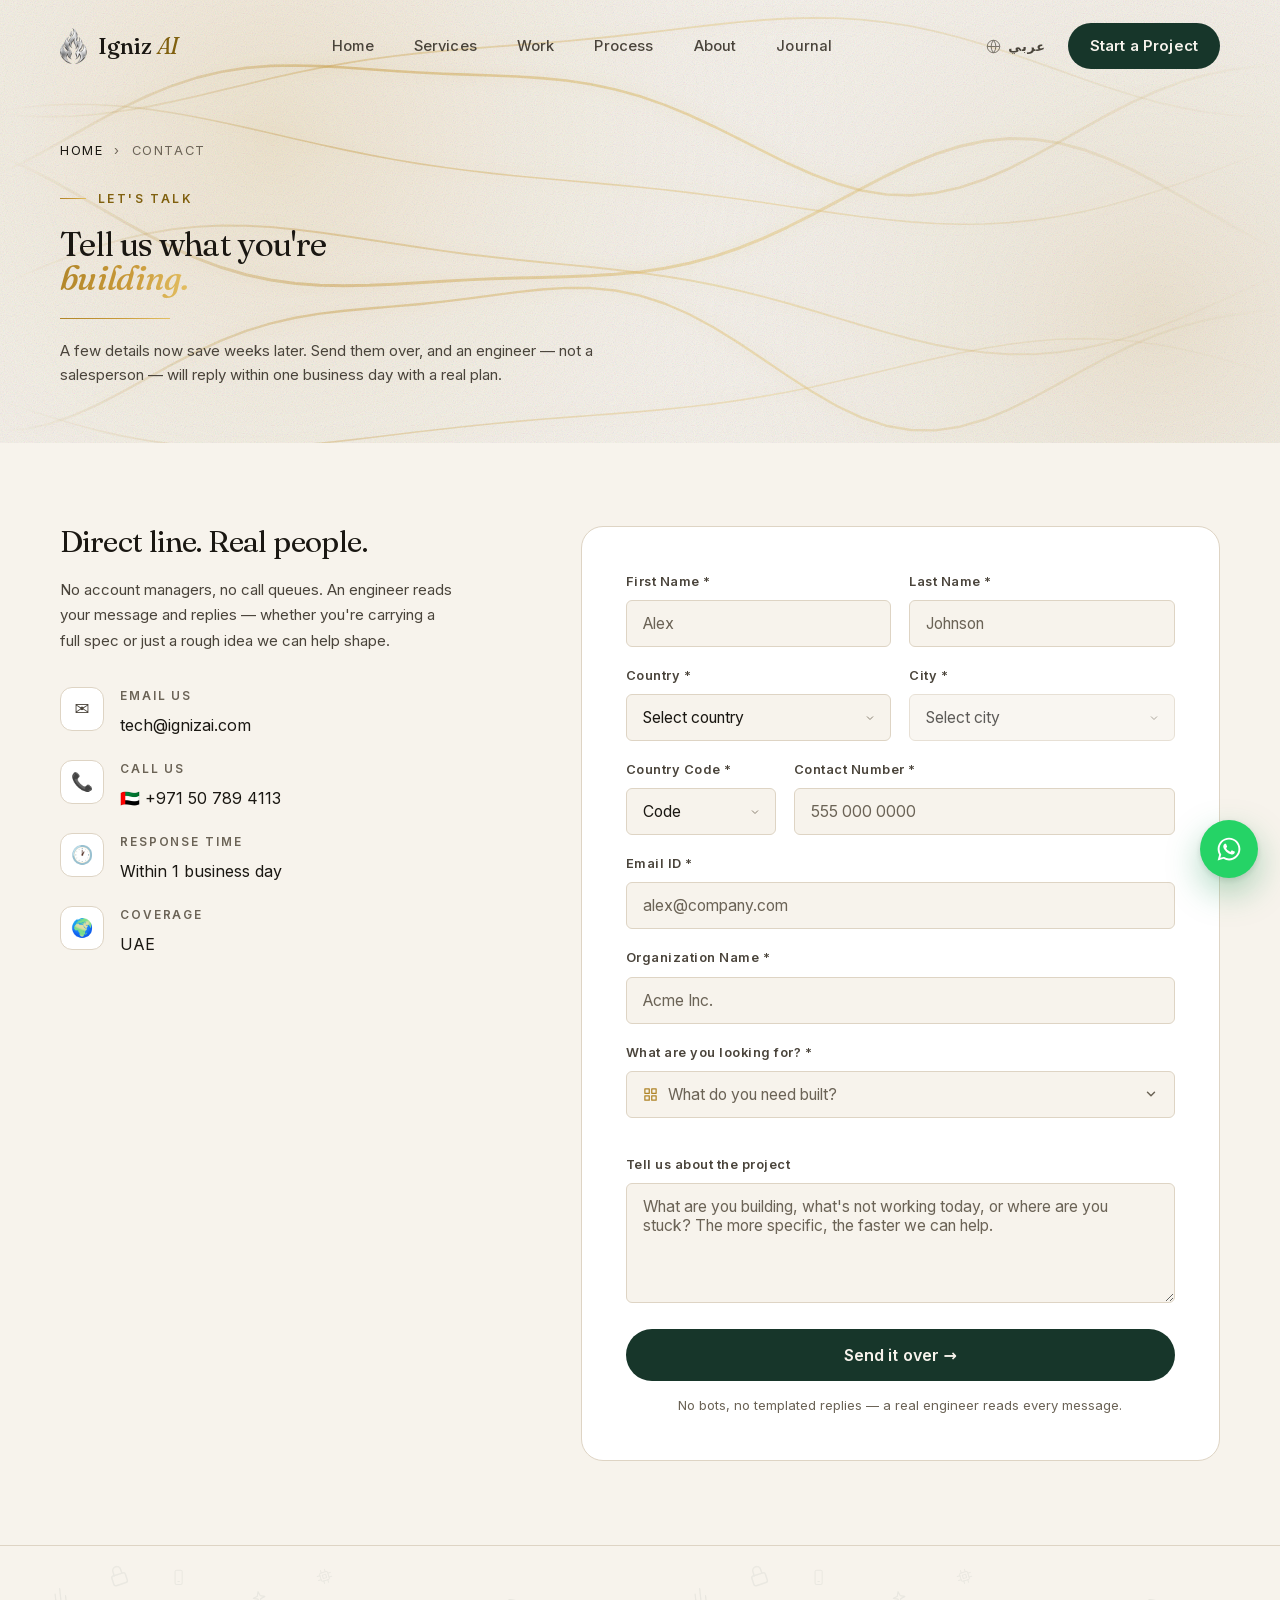
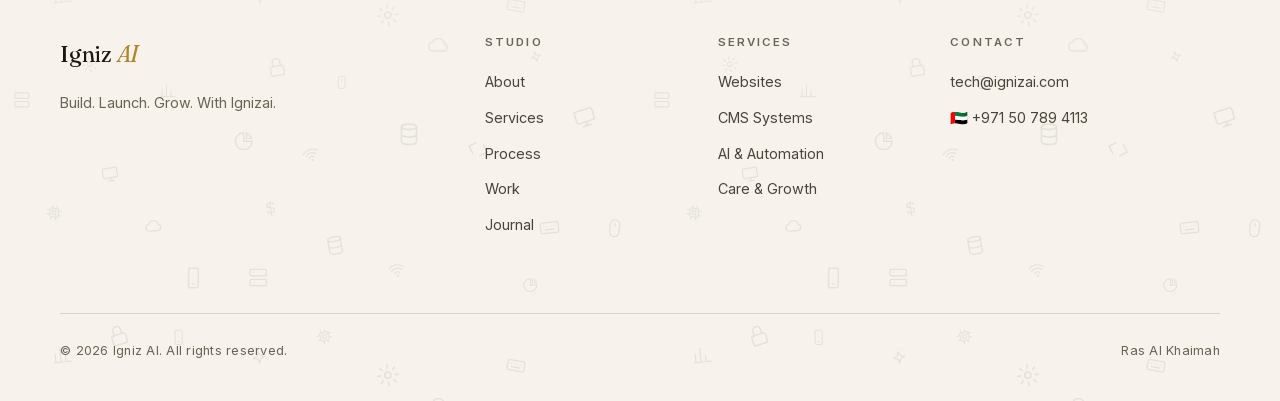
<file: contact.html>
<!DOCTYPE html>
<html lang="en">
<head>
  <meta charset="UTF-8" />
  <meta name="viewport" content="width=device-width, initial-scale=1.0, viewport-fit=cover" />
  <script>try{if(/[?&]embed=1\b/.test(location.search))document.documentElement.classList.add('is-embed');}catch(e){}</script>
  <title>Contact IgnizAI — Web Design Studio in Ras Al Khaimah, UAE</title>
  <meta name="description" content="Tell us what you're building in Dubai, Ras Al Khaimah, or India. An engineer reads it and replies within one business day — with a plan, not a pitch." />
  <link rel="icon" href="/favicon.ico" sizes="any">
  <link rel="icon" type="image/png" sizes="48x48" href="/assets/seo/favicon-48.png">
  <link rel="icon" type="image/png" sizes="96x96" href="/assets/seo/favicon-96.png">
  <link rel="icon" type="image/png" sizes="192x192" href="/assets/seo/icon-192.png">
  <link rel="apple-touch-icon" href="/assets/seo/apple-touch-icon.png">
  <meta name="theme-color" content="#17362A">
  <link rel="canonical" href="https://ignizai.com/contact.html">
  <meta name="robots" content="index, follow, max-image-preview:large">
  <meta property="og:type" content="website">
  <meta property="og:site_name" content="IgnizAI">
  <meta property="og:title" content="Contact IgnizAI — Web Design Studio in Ras Al Khaimah, UAE">
  <meta property="og:description" content="Tell us what you&#x27;re building in Dubai, Ras Al Khaimah, or India. An engineer reads it and replies within one business day — with a plan, not a pitch.">
  <meta property="og:url" content="https://ignizai.com/contact.html">
  <meta property="og:image" content="https://ignizai.com/assets/seo/og-image.jpg">
  <meta property="og:image:width" content="1200">
  <meta property="og:image:height" content="630">
  <meta property="og:locale" content="en_US">
  <meta property="og:locale:alternate" content="ar_AE">
  <meta name="twitter:card" content="summary_large_image">
  <meta name="twitter:title" content="Contact IgnizAI — Web Design Studio in Ras Al Khaimah, UAE">
  <meta name="twitter:description" content="Tell us what you&#x27;re building in Dubai, Ras Al Khaimah, or India. An engineer reads it and replies within one business day — with a plan, not a pitch.">
  <meta name="twitter:image" content="https://ignizai.com/assets/seo/og-image.jpg">
  <link rel="preload" as="font" type="font/woff2" href="assets/fonts/fraunces-normal-500.woff2" crossorigin>
  <link rel="preload" as="font" type="font/woff2" href="assets/fonts/inter-normal-400.woff2" crossorigin>
  <link rel="stylesheet" href="assets/theme.css?v=20261107">
  <style id="page-styles">
    .contact-layout { display:grid; grid-template-columns:5fr 7fr; gap:64px; align-items:start; }
    @media (max-width:900px){ .contact-layout{ grid-template-columns:1fr; gap:40px; } }
    .contact-sidebar__heading { font-family:var(--font-display); font-size:clamp(1.8rem,2.6vw,2.4rem); color:var(--ink); font-weight:400; }
    .contact-sidebar__heading .ital { color:var(--gold); }
    .contact-sidebar__sub { color:var(--ink-2); font-size:1.02rem; line-height:1.7; margin:18px 0 34px; max-width:44ch; }
    .contact-info { display:flex; flex-direction:column; gap:22px; }
    .contact-info-item { display:flex; gap:16px; align-items:flex-start; }
    .contact-info-icon { width:44px; height:44px; border-radius:12px; background:var(--surface); border:1px solid var(--line);
      display:flex; align-items:center; justify-content:center; font-size:18px; flex-shrink:0; }
    .contact-info-text strong { display:block; font-family:var(--font-body); font-size:.74rem; letter-spacing:.16em; text-transform:uppercase; color:var(--ink-3); margin-bottom:5px; font-weight:600; }
    .contact-info-text a, .contact-info-text span { display:block; color:var(--ink); font-size:1rem; }
    .contact-info-text a:hover { color:var(--gold); }

    .contact-form-wrap { background:var(--surface); border:1px solid var(--line); border-radius:var(--radius-lg); padding:44px; }
    @media (max-width:600px){ .contact-form-wrap{ padding:26px; } }
    .form-row { display:grid; grid-template-columns:1fr 1fr; gap:18px; }
    .form-row--3 { grid-template-columns:150px 1fr; }
    @media (max-width:520px){ .form-row,.form-row--3{ grid-template-columns:1fr; } }
    .form-group { display:flex; flex-direction:column; gap:8px; margin-bottom:18px; }
    .form-group--full { grid-column:1 / -1; }
    .form-label { font-size:.8rem; font-weight:600; letter-spacing:.04em; color:var(--ink-2); }
    .form-input, .form-select, .form-textarea { width:100%; background:var(--bg); border:1px solid var(--line);
      border-radius:var(--radius-sm); padding:13px 16px; font-family:var(--font-body); font-size:.98rem; color:var(--ink);
      transition:border-color .3s, box-shadow .3s; outline:none; -webkit-appearance:none; }
    .form-select { background-image:url("data:image/svg+xml,%3Csvg xmlns='http://www.w3.org/2000/svg' width='12' height='12' viewBox='0 0 24 24' fill='none' stroke='%238A8172' stroke-width='2'%3E%3Cpath d='M6 9l6 6 6-6'/%3E%3C/svg%3E"); background-repeat:no-repeat; background-position:right 14px center; padding-right:40px; cursor:pointer; }
    .form-input::placeholder, .form-textarea::placeholder { color:var(--ink-3); }
    .form-input:focus, .form-select:focus, .form-textarea:focus { border-color:var(--gold); box-shadow:0 0 0 3px var(--gold-soft); }
    .form-textarea { min-height:120px; resize:vertical; }
    .form-input.invalid, .form-select.invalid { border-color:var(--err); }
    .form-submit { width:100%; margin-top:8px; padding:16px; border-radius:100px; background:var(--forest); color:#F7F3EC;
      font-family:var(--font-body); font-size:1rem; font-weight:600; letter-spacing:.01em; cursor:pointer; position:relative; overflow:hidden;
      transition:transform .3s var(--ease), box-shadow .3s; }
    .form-submit:hover { transform:translateY(-2px); box-shadow:0 16px 34px rgba(23,54,42,0.24); }
    .form-submit:disabled { opacity:.6; cursor:default; transform:none; }
    .form-note { text-align:center; font-size:.82rem; color:var(--ink-3); margin-top:14px; }
    .form-success { text-align:center; padding:30px 10px; }
    .form-success__icon { font-size:44px; }
    .form-success__title { font-family:var(--font-display); font-size:1.6rem; color:var(--ink); font-weight:400; margin:14px 0 10px; }
    .form-success__sub { color:var(--ink-2); line-height:1.6; }

    /* Custom multi-select (services) */
    .svc-select { position:relative; }
    .svc-select__trigger { width:100%; display:flex; align-items:center; gap:10px; background:var(--bg); border:1px solid var(--line);
      border-radius:var(--radius-sm); padding:13px 16px; font-size:.98rem; color:var(--ink-3); cursor:pointer; text-align:left; transition:border-color .3s, box-shadow .3s; }
    .svc-select__trigger:focus, .svc-select.open .svc-select__trigger { border-color:var(--gold); box-shadow:0 0 0 3px var(--gold-soft); outline:none; }
    .svc-select__trigger-icon { color:var(--gold); flex-shrink:0; }
    .svc-select__placeholder { flex:1; }
    .svc-select__chevron { color:var(--ink-3); transition:transform .3s; }
    .svc-select.open .svc-select__chevron { transform:rotate(180deg); }
    .svc-select__dropdown { position:absolute; top:calc(100% + 8px); left:0; right:0; z-index:30; background:var(--surface);
      border:1px solid var(--line); border-radius:var(--radius-md); box-shadow:0 24px 50px rgba(23,54,42,0.16); padding:10px;
      display:none; max-height:280px; overflow:auto; }
    .svc-select.open .svc-select__dropdown { display:block; }
    .svc-select__search-wrap { display:flex; align-items:center; gap:8px; padding:8px 10px; border:1px solid var(--line); border-radius:var(--radius-sm); margin-bottom:8px; color:var(--ink-3); }
    .svc-select__search { border:none; outline:none; background:none; font-family:var(--font-body); font-size:.94rem; width:100%; color:var(--ink); }
    .svc-select__list { display:flex; flex-direction:column; }
    .svc-select__list li { padding:10px 12px; border-radius:var(--radius-sm); cursor:pointer; font-size:.95rem; color:var(--ink-2); transition:background .2s; }
    .svc-select__list li:hover { background:var(--gold-soft); color:var(--ink); }
    .svc-select__list li[aria-selected="true"] { color:var(--gold); font-weight:600; }
    .svc-select__loading { color:var(--ink-3); padding:10px 12px; }
    .svc-tags { display:flex; flex-wrap:wrap; gap:8px; margin-top:10px; }
    .svc-tag { display:inline-flex; align-items:center; gap:7px; background:var(--gold-soft); color:var(--ink); border:1px solid rgba(176,133,40,0.3);
      border-radius:100px; padding:5px 12px; font-size:.85rem; }
    .svc-tag button { color:var(--gold); font-weight:700; line-height:1; }
    /* States the dropdown script toggles (open / flip up / checked / filtered) */
    .svc-select__dropdown.open { display:block; }
    .svc-select__dropdown.drop-up { top:auto; bottom:calc(100% + 8px); }
    .svc-select__trigger.open { border-color:var(--gold); box-shadow:0 0 0 3px var(--gold-soft); }
    .svc-select__trigger.open .svc-select__chevron { transform:rotate(180deg); }
    .svc-select__trigger.has-value { color:var(--ink); }
    .svc-select__list .svc-select__item { display:flex; align-items:center; gap:12px; }
    .svc-select__list .svc-select__item.hidden { display:none; }
    .svc-select__check { width:18px; height:18px; flex-shrink:0; border:1.5px solid var(--line); border-radius:5px;
      display:inline-flex; align-items:center; justify-content:center; transition:background .2s, border-color .2s; }
    .svc-select__check-svg { opacity:0; transition:opacity .2s; }
    .svc-select__item.checked .svc-select__check { background:var(--gold); border-color:var(--gold); }
    .svc-select__item.checked .svc-select__check-svg { opacity:1; }
    html[dir="rtl"] .svc-select__trigger { text-align:right; }

    /* ---- Embedded mode (the form inside the Services page pop-up: contact.html?embed=1) ---- */
    html.is-embed, html.is-embed body { background:transparent !important; }
    html.is-embed body { overflow-x:hidden; }
    html.is-embed .nav, html.is-embed .mobile-menu, html.is-embed .page-hero, html.is-embed .footer,
    html.is-embed .wa-float, html.is-embed .contact-layout > div:first-child, html.is-embed #preloader,
    html.is-embed .page-transition { display:none !important; }
    html.is-embed .section { padding:0 !important; }
    html.is-embed .container { max-width:none; padding:0; }
    html.is-embed .contact-layout { display:block; }
    html.is-embed .reveal { opacity:1 !important; transform:none !important; }
    html.is-embed .contact-form-wrap { border:0; border-radius:0; background:transparent; padding:4px 2px 8px; box-shadow:none; }
    /* field-level errors */
    .form-input.is-invalid, .form-select.is-invalid, .svc-select__trigger.is-invalid, .svc-select__trigger.error { border-color:#C0392B !important; box-shadow:0 0 0 3px rgba(192,57,43,.12); }
    .field-err { margin:6px 0 0; font-size:12.5px; line-height:1.4; color:#A12B1F; }
  </style>
</head>
<body>
<div id="page-root">

<nav class="nav" id="nav" aria-label="Primary">
  <div class="container nav__inner">
    <a href="index.html" class="brand" aria-label="Igniz AI home">
      <img class="brand__mark" src="assets/Ignizailogo-nav.png" alt="" width="27" height="36">
      <span class="brand__name">Igniz <span class="ital">AI</span></span>
    </a>
    <div class="nav__links">
      <a href="index.html" data-i18n="nav-home">Home</a>
      <a href="services.html" data-i18n="nav-services">Services</a>
      <a href="work.html" data-i18n="nav-work">Work</a>
      <a href="process.html" data-i18n="nav-process">Process</a>
      <a href="about.html" data-i18n="nav-about">About</a>
      <a href="blog.html" data-i18n="nav-blog">Journal</a>
    </div>
    <div class="nav__right">
      <button class="lang-btn" id="langToggleBtn" aria-label="Switch language">
        <svg width="15" height="15" viewBox="0 0 24 24" fill="none" stroke="currentColor" stroke-width="1.6" aria-hidden="true"><circle cx="12" cy="12" r="10"/><path d="M2 12h20M12 2a15 15 0 0 1 0 20M12 2a15 15 0 0 0 0 20"/></svg>
        <span id="langBtnLabel">عربي</span>
      </button>
      <a href="contact.html" class="btn btn--gold nav__cta"><span data-i18n="nav-cta">Start a Project</span></a>
      <button class="hamburger" id="hamburger" aria-label="Open menu" aria-expanded="false"><span></span><span></span><span></span></button>
    </div>
  </div>
</nav>
<div class="mobile-menu" id="mobileMenu">
  <a href="index.html">Home</a>
  <a href="services.html">Services</a>
  <a href="work.html">Work</a>
  <a href="process.html">Process</a>
  <a href="about.html">About</a>
  <a href="blog.html">Journal</a>
  <a href="contact.html">Contact</a>
  <button class="lang-btn mobile-menu__lang" id="langToggleBtnMobile" aria-label="Switch language">
    <svg width="16" height="16" viewBox="0 0 24 24" fill="none" stroke="currentColor" stroke-width="1.6" aria-hidden="true"><circle cx="12" cy="12" r="10"/><path d="M2 12h20M12 2a15 15 0 0 1 0 20M12 2a15 15 0 0 0 0 20"/></svg>
    <span id="langBtnLabelMobile">عربي</span>
  </button>
</div>
<main id="main">

<header class="page-hero" id="hero">
  <canvas class="aura" aria-hidden="true"></canvas>
  <div class="hero__grain" aria-hidden="true"></div>
  <div class="container">
    <div class="page-hero__inner">
      <div class="page-hero__crumb"><a href="index.html" class="link-gold">Home</a> &nbsp;&#8250;&nbsp; Contact</div>
      <span class="eyebrow" data-i18n="contact-eyebrow">Let's talk</span>
      <h1 class="page-hero__title" style="margin-top:18px">Tell us what you're<br><span class="ital gold-text">building.</span></h1>
      <div class="page-hero__rule"></div>
      <p class="page-hero__lead" data-i18n="contact-hero-sub">A few details now save weeks later. Send them over, and an engineer — not a salesperson — will reply within one business day with a real plan.</p>
    </div>
  </div>
</header>

<section class="section">
  <div class="container">
    <div class="contact-layout">
      <div class="reveal">
        <h2 class="contact-sidebar__heading" data-i18n="sidebar-heading">Direct line. <span class="ital">Real people.</span></h2>
        <p class="contact-sidebar__sub" data-i18n="sidebar-sub">No account managers, no call queues. An engineer reads your message and replies — whether you're carrying a full spec or just a rough idea we can help shape.</p>
        <div class="contact-info">
          <div class="contact-info-item"><div class="contact-info-icon">&#9993;</div><div class="contact-info-text"><strong data-i18n="info-email-label">Email us</strong><a href="mailto:tech@ignizai.com">tech@ignizai.com</a></div></div>
          <div class="contact-info-item"><div class="contact-info-icon">&#128222;</div><div class="contact-info-text"><strong data-i18n="info-phone-label">Call us</strong><a href="tel:+971507894113" dir="ltr">&#127462;&#127466; +971 50 789 4113</a></div></div>
          <div class="contact-info-item"><div class="contact-info-icon">&#128336;</div><div class="contact-info-text"><strong data-i18n="info-response-label">Response time</strong><span data-i18n="info-response-val">Within 1 business day</span></div></div>
          <div class="contact-info-item"><div class="contact-info-icon">&#127757;</div><div class="contact-info-text"><strong data-i18n="info-tz-label">Coverage</strong><span data-i18n="info-tz-val">UAE</span></div></div>
        </div>
      </div>
      <div class="reveal reveal-d1">
        <div class="contact-form-wrap">
      <div id="contactForm">
        <div class="form-row">
          <div class="form-group"><label class="form-label" for="fname" data-i18n="form-fname">First Name *</label><input class="form-input" id="fname" type="text" placeholder="Alex" autocomplete="given-name" required/></div>
          <div class="form-group"><label class="form-label" for="lname" data-i18n="form-lname">Last Name *</label><input class="form-input" id="lname" type="text" placeholder="Johnson" autocomplete="family-name" required/></div>
        </div>
        <div class="form-row">
          <div class="form-group"><label class="form-label" for="country" data-i18n="form-country">Country *</label><select class="form-select" id="country" required><option value="" disabled selected>Select country</option></select></div>
          <div class="form-group"><label class="form-label" for="city" data-i18n="form-city">City *</label><select class="form-select" id="city" required disabled><option value="" disabled selected>Select city</option></select></div>
        </div>
        <div class="form-row form-row--3">
          <div class="form-group"><label class="form-label" for="country_code">Country Code *</label><select class="form-select" id="country_code" required><option value="" disabled selected>Code</option><option value="+971">🇦🇪 +971</option><option value="+91">🇮🇳 +91</option><option value="+966">🇸🇦 +966</option><option value="+974">🇶🇦 +974</option><option value="+973">🇧🇭 +973</option><option value="+968">🇴🇲 +968</option><option value="+965">🇰🇼 +965</option><option value="+1">🇺🇸 +1</option><option value="+44">🇬🇧 +44</option><option value="+49">🇩🇪 +49</option><option value="+33">🇫🇷 +33</option><option value="+86">🇨🇳 +86</option><option value="+81">🇯🇵 +81</option><option value="+61">🇦🇺 +61</option><option value="+7">🇷🇺 +7</option><option value="+55">🇧🇷 +55</option><option value="+27">🇿🇦 +27</option><option value="+234">🇳🇬 +234</option><option value="+254">🇰🇪 +254</option><option value="+20">🇪🇬 +20</option></select></div>
          <div class="form-group"><label class="form-label" for="phone" data-i18n="form-phone">Contact Number *</label><input class="form-input" id="phone" type="tel" placeholder="555 000 0000" autocomplete="tel" required/></div>
        </div>
        <div class="form-group form-group--full"><label class="form-label" for="email" data-i18n="form-email">Email ID *</label><input class="form-input" id="email" type="email" placeholder="alex@company.com" autocomplete="email" required/></div>
        <div class="form-group form-group--full"><label class="form-label" for="org" data-i18n="form-org">Organization Name *</label><input class="form-input" id="org" type="text" placeholder="Acme Inc." autocomplete="organization" required/></div>
        <div class="form-group form-group--full">
          <label class="form-label" data-i18n="form-service">What are you looking for? *</label>
          <div class="svc-select" id="svcSelect">
            <button type="button" class="svc-select__trigger" id="svcTrigger" aria-haspopup="listbox" aria-expanded="false">
              <svg class="svc-select__trigger-icon" width="15" height="15" viewBox="0 0 24 24" fill="none" stroke="currentColor" stroke-width="2" stroke-linecap="round" stroke-linejoin="round" aria-hidden="true"><rect x="3" y="3" width="7" height="7"/><rect x="14" y="3" width="7" height="7"/><rect x="14" y="14" width="7" height="7"/><rect x="3" y="14" width="7" height="7"/></svg>
              <span class="svc-select__placeholder" id="svcPlaceholder">What do you need built?</span>
              <svg class="svc-select__chevron" width="14" height="14" viewBox="0 0 24 24" fill="none" stroke="currentColor" stroke-width="2.5" stroke-linecap="round" stroke-linejoin="round" aria-hidden="true"><polyline points="6 9 12 15 18 9"/></svg>
            </button>
            <div class="svc-select__dropdown" id="svcDropdown" role="listbox" aria-multiselectable="true" aria-label="Services">
              <div class="svc-select__search-wrap">
                <svg width="13" height="13" viewBox="0 0 24 24" fill="none" stroke="currentColor" stroke-width="2.5" stroke-linecap="round" stroke-linejoin="round" aria-hidden="true"><circle cx="11" cy="11" r="8"/><path d="m21 21-4.35-4.35"/></svg>
                <input class="svc-select__search" id="svcSearch" type="text" placeholder="Search…" autocomplete="off" aria-label="Search services"/>
              </div>
              <ul class="svc-select__list" id="svcList" role="group">
              </ul>
            </div>
          </div>
          <div class="svc-tags" id="svcTags" role="group" aria-label="Selected services"></div>
          <input type="hidden" id="services"/>
        </div>
        <div class="form-group form-group--full"><label class="form-label" for="remark">Tell us about the project</label><textarea class="form-input form-textarea" id="remark" placeholder="What are you building, what's not working today, or where are you stuck? The more specific, the faster we can help." rows="4"></textarea></div>
        <div id="formError" role="alert" style="display:none;color:#A12B1F;font-size:13px;margin-bottom:12px;padding:10px 14px;background:rgba(192,57,43,0.06);border:1px solid rgba(192,57,43,0.25);border-radius:8px;"></div>
        <button type="button" class="form-submit" id="submitBtn" data-i18n="form-submit">Send it over →</button>
        <p class="form-note" data-i18n="form-note">No bots, no templated replies — a real engineer reads every message.</p>
      </div>
      <div class="form-success" id="formSuccess" style="display:none;"><div class="form-success__icon">✅</div><h3 class="form-success__title" data-i18n="success-title">Got it — thank you.</h3><p class="form-success__sub" data-i18n="success-sub">We're already reading it. Expect a reply from a real engineer within one business day.</p></div>
        </div>
      </div>
    </div>
  </div>
</section>

</main>
<footer class="footer">
  <div class="container">
    <div class="footer__grid">
      <div class="footer__brand">
        <span class="brand__name">Igniz <span class="ital">AI</span></span>
        <p>Build. Launch. Grow. With Ignizai.</p>
      </div>
      <div><h4>Studio</h4><a href="about.html">About</a><a href="services.html">Services</a><a href="process.html">Process</a><a href="work.html">Work</a><a href="blog.html">Journal</a></div>
      <div><h4>Services</h4><a href="services.html">Websites</a><a href="services.html">CMS Systems</a><a href="services.html">AI &amp; Automation</a><a href="services.html">Care &amp; Growth</a></div>
      <div><h4>Contact</h4><a href="mailto:tech@ignizai.com">tech@ignizai.com</a><a href="tel:+971507894113">🇦🇪 +971 50 789 4113</a></div>
    </div>
    <div class="footer__bottom"><span>© 2026 Igniz AI. All rights reserved.</span><span>Ras Al Khaimah</span></div>
  </div>
</footer>

</div>

<!-- WhatsApp floating button -->
<a class="wa-float" href="https://wa.me/971507894113?text=Hi%20IgnizAI%2C%20I%27d%20like%20to%20discuss%20a%20project." target="_blank" rel="noopener noreferrer" aria-label="Chat with us on WhatsApp">
  <svg width="28" height="28" viewBox="0 0 32 32" aria-hidden="true"><path fill="currentColor" d="M16.04 3C8.86 3 3.02 8.83 3.02 16c0 2.29.6 4.53 1.74 6.5L3 29l6.68-1.75A13 13 0 0 0 16.04 29C23.2 29 29 23.17 29 16S23.2 3 16.04 3Zm0 23.8c-1.98 0-3.92-.53-5.61-1.53l-.4-.24-3.96 1.04 1.06-3.86-.26-.4A10.76 10.76 0 0 1 5.23 16c0-5.95 4.85-10.8 10.81-10.8 5.95 0 10.78 4.85 10.78 10.8 0 5.96-4.83 10.8-10.78 10.8Zm5.92-8.09c-.32-.16-1.92-.95-2.22-1.06-.3-.11-.51-.16-.73.16-.21.32-.84 1.06-1.03 1.28-.19.21-.38.24-.7.08-.32-.16-1.37-.5-2.6-1.6-.96-.86-1.61-1.92-1.8-2.24-.19-.32-.02-.5.14-.66.15-.14.32-.38.49-.57.16-.19.21-.32.32-.54.11-.21.05-.4-.03-.56-.08-.16-.73-1.76-1-2.41-.26-.63-.53-.54-.73-.55h-.62c-.21 0-.56.08-.86.4-.3.32-1.13 1.1-1.13 2.69 0 1.58 1.16 3.12 1.32 3.33.16.21 2.28 3.48 5.52 4.88.77.33 1.37.53 1.84.68.77.25 1.48.21 2.03.13.62-.09 1.92-.78 2.19-1.54.27-.76.27-1.41.19-1.54-.08-.14-.3-.22-.62-.38Z"/></svg>
  <span class="wa-float__label">Chat on WhatsApp</span>
</a>
<script src="assets/i18n.js?v=20261107"></script>
<script>
(function(){
  'use strict';
  window.scrollTo(0,0);
  const prm=window.matchMedia('(prefers-reduced-motion: reduce)').matches;
  (function(){const nav=document.getElementById('mainNav');if(!nav)return;const fn=()=>nav.classList.toggle('scrolled',scrollY>40);window.addEventListener('scroll',fn,{passive:true});fn();})();
  (function(){const btn=document.getElementById('hamburger'),menu=document.getElementById('mobileMenu');if(!btn||!menu)return;let open=false;const toggle=()=>{open=!open;btn.classList.toggle('open',open);menu.classList.toggle('open',open);btn.setAttribute('aria-expanded',open);document.body.style.overflow=open?'hidden':'';};btn.addEventListener('click',toggle);menu.querySelectorAll('.nav__mobile-link').forEach(l=>l.addEventListener('click',()=>{if(open)toggle();}));document.addEventListener('keydown',e=>{if(e.key==='Escape'&&open)toggle();});})();
  (function(){const els=document.querySelectorAll('.reveal,.reveal-left,.reveal-right');if(!els.length)return;if(prm){els.forEach(el=>el.classList.add('visible'));return;}const io=new IntersectionObserver(entries=>{entries.forEach(e=>{if(e.isIntersecting){e.target.classList.add('visible');io.unobserve(e.target);}});},{threshold:0.1,rootMargin:'0px 0px 60px 0px'});els.forEach(el=>io.observe(el));setTimeout(function(){document.querySelectorAll('.reveal,.reveal-left,.reveal-right').forEach(function(el){el.classList.add('visible');});},2000);})();
  (function(){if(prm)return;document.querySelectorAll('.magnetic-wrap').forEach(wrap=>{const btn=wrap.querySelector('a,button');if(!btn)return;wrap.addEventListener('mousemove',e=>{const r=wrap.getBoundingClientRect();btn.style.transform=`translate(${(e.clientX-r.left-r.width/2)*0.35}px,${(e.clientY-r.top-r.height/2)*0.35}px)`;});wrap.addEventListener('mouseleave',()=>{btn.style.transform='';});});})();
  // Country / City data + enquiry form (submissions go to Google Sheets)
  (function(){
    // ── Google Sheet: paste the Web App URL from your Apps Script deployment
    //    (Extensions › Apps Script › Deploy › New deployment › Web app).
    const SHEET_URL = 'https://script.google.com/macros/s/AKfycbwnTk1MsfW72vzh2r_q3mb2faWh3NoDAOdH5qo09jDlsCQ97qKDNHEfsWO5pOysQY-W/exec';

    const cityMap = {
      'India':['Mumbai','Delhi','Bengaluru','Hyderabad','Chennai','Kolkata','Pune','Ahmedabad','Jaipur','Surat'],
      'United States':['New York','Los Angeles','Chicago','Houston','Phoenix','Philadelphia','San Antonio','San Diego','Dallas','San Francisco','Seattle','Boston'],
      'United Kingdom':['London','Manchester','Birmingham','Leeds','Glasgow','Liverpool','Bristol','Edinburgh','Sheffield','Nottingham'],
      'United Arab Emirates':['Dubai','Abu Dhabi','Sharjah','Ajman','Ras Al Khaimah'],
      'Singapore':['Singapore'],
      'Australia':['Sydney','Melbourne','Brisbane','Perth','Adelaide','Canberra','Gold Coast','Newcastle'],
      'Canada':['Toronto','Vancouver','Montreal','Calgary','Ottawa','Edmonton','Winnipeg','Quebec City'],
      'Germany':['Berlin','Hamburg','Munich','Cologne','Frankfurt','Stuttgart','Düsseldorf','Leipzig'],
      'France':['Paris','Lyon','Marseille','Toulouse','Nice','Bordeaux','Nantes','Strasbourg'],
      'Netherlands':['Amsterdam','Rotterdam','The Hague','Utrecht','Eindhoven'],
      'Japan':['Tokyo','Osaka','Kyoto','Yokohama','Nagoya','Sapporo','Fukuoka'],
      'China':['Beijing','Shanghai','Guangzhou','Shenzhen','Chengdu','Hangzhou','Wuhan','Xi\'an'],
      'Brazil':['São Paulo','Rio de Janeiro','Brasília','Salvador','Fortaleza','Curitiba','Manaus'],
      'South Africa':['Johannesburg','Cape Town','Durban','Pretoria','Port Elizabeth'],
      'Switzerland':['Zürich','Geneva','Basel','Bern','Lausanne'],
      'New Zealand':['Auckland','Wellington','Christchurch','Hamilton','Tauranga'],
      'Saudi Arabia':['Riyadh','Jeddah','Mecca','Medina','Dammam'],
      'Malaysia':['Kuala Lumpur','George Town','Johor Bahru','Ipoh','Shah Alam'],
      'Indonesia':['Jakarta','Surabaya','Bandung','Medan','Semarang'],
      'Philippines':['Manila','Cebu City','Davao','Quezon City','Makati'],
      'Pakistan':['Karachi','Lahore','Islamabad','Rawalpindi','Faisalabad'],
      'Bangladesh':['Dhaka','Chittagong','Sylhet','Rajshahi','Khulna'],
      'Sri Lanka':['Colombo','Kandy','Galle','Jaffna','Negombo'],
      'Kenya':['Nairobi','Mombasa','Kisumu','Nakuru'],
      'Nigeria':['Lagos','Abuja','Kano','Ibadan','Port Harcourt'],
      'Egypt':['Cairo','Alexandria','Giza','Sharm El-Sheikh','Luxor'],
      'Turkey':['Istanbul','Ankara','Izmir','Bursa','Antalya'],
      'Italy':['Rome','Milan','Naples','Turin','Florence','Bologna'],
      'Spain':['Madrid','Barcelona','Valencia','Seville','Bilbao'],
      'Portugal':['Lisbon','Porto','Faro','Braga'],
      'Sweden':['Stockholm','Gothenburg','Malmö','Uppsala'],
      'Norway':['Oslo','Bergen','Trondheim','Stavanger'],
      'Denmark':['Copenhagen','Aarhus','Odense','Aalborg'],
      'Ireland':['Dublin','Cork','Limerick','Galway'],
      'Israel':['Tel Aviv','Jerusalem','Haifa','Beersheba'],
      'South Korea':['Seoul','Busan','Incheon','Daegu','Daejeon'],
      'Thailand':['Bangkok','Chiang Mai','Phuket','Pattaya'],
      'Vietnam':['Ho Chi Minh City','Hanoi','Da Nang','Hue'],
      'Other':['Other'],
    };

    // ── Custom multi-select state ──
    const selectedIds   = [];   // array of numeric service IDs
    const selectedNames = [];   // parallel array of service names
    const trigger   = document.getElementById('svcTrigger');
    const dropdown  = document.getElementById('svcDropdown');
    const list      = document.getElementById('svcList');
    const search    = document.getElementById('svcSearch');
    const placeholder = document.getElementById('svcPlaceholder');
    const tagsWrap  = document.getElementById('svcTags');
    const hiddenSvc = document.getElementById('services');

    function syncHidden() {
      hiddenSvc.value = selectedIds.join(',');
    }

    function renderTags() {
      if (selectedIds.length) {
        trigger.classList.remove('error', 'is-invalid'); trigger.removeAttribute('aria-invalid');
        const n = document.getElementById('svcTrigger-err'); if (n) n.remove();
      }
      tagsWrap.innerHTML = '';
      selectedNames.forEach((name, i) => {
        const tag = document.createElement('span');
        tag.className = 'svc-tag';
        tag.innerHTML = `${name}<button type="button" class="svc-tag__remove" aria-label="Remove ${name}" data-idx="${i}">✕</button>`;
        tagsWrap.appendChild(tag);
      });
      tagsWrap.querySelectorAll('.svc-tag__remove').forEach(btn => {
        btn.addEventListener('click', e => {
          e.stopPropagation();
          const idx = parseInt(btn.dataset.idx);
          const id  = selectedIds[idx];
          selectedIds.splice(idx, 1);
          selectedNames.splice(idx, 1);
          const li = list.querySelector(`[data-id="${id}"]`);
          if (li) li.classList.remove('checked');
          renderTags();
          updatePlaceholder();
          syncHidden();
        });
      });
    }

    function updatePlaceholder() {
      if (selectedIds.length === 0) {
        placeholder.textContent = 'Select services…';
        trigger.classList.remove('has-value');
      } else {
        placeholder.textContent = selectedIds.length === 1
          ? selectedNames[0]
          : `${selectedIds.length} services selected`;
        trigger.classList.add('has-value');
      }
    }

    function openDropdown() {
      dropdown.classList.add('open');
      trigger.classList.add('open');
      trigger.setAttribute('aria-expanded', 'true');
      search.value = '';
      filterList('');
      // flip upward if not enough space below
      var rect = trigger.getBoundingClientRect();
      var spaceBelow = window.innerHeight - rect.bottom;
      var dropH = Math.min(320, dropdown.scrollHeight);
      if (spaceBelow < dropH + 16) {
        dropdown.classList.add('drop-up');
      } else {
        dropdown.classList.remove('drop-up');
      }
      search.focus();
    }

    function closeDropdown() {
      dropdown.classList.remove('open');
      trigger.classList.remove('open');
      trigger.setAttribute('aria-expanded', 'false');
    }

    trigger.addEventListener('click', () => {
      dropdown.classList.contains('open') ? closeDropdown() : openDropdown();
    });

    document.addEventListener('click', e => {
      if (!document.getElementById('svcSelect').contains(e.target)) closeDropdown();
    });

    trigger.addEventListener('keydown', e => {
      if (e.key === 'Enter' || e.key === ' ') { e.preventDefault(); openDropdown(); }
      if (e.key === 'Escape') closeDropdown();
    });

    search.addEventListener('input', () => filterList(search.value));

    function filterList(q) {
      const term = q.toLowerCase().trim();
      list.querySelectorAll('.svc-select__item').forEach(li => {
        const name = li.querySelector('.svc-select__item-name').textContent.toLowerCase();
        li.classList.toggle('hidden', term && !name.includes(term));
      });
    }

    // Load services from Supabase into custom list
    function buildServiceItem(s) {
      const li = document.createElement('li');
      li.className = 'svc-select__item';
      li.setAttribute('role', 'option');
      li.setAttribute('aria-selected', 'false');
      li.setAttribute('data-id', s.id);
      li.setAttribute('data-name', s.name);
      li.innerHTML =
        '<span class="svc-select__check">' +
          '<svg class="svc-select__check-svg" width="10" height="10" viewBox="0 0 10 10" fill="none">' +
            '<polyline points="1.5,5 4,7.5 8.5,2.5" stroke="#fff" stroke-width="1.8" stroke-linecap="round" stroke-linejoin="round"/>' +
          '</svg>' +
        '</span>' +
        '<span class="svc-select__item-name">' + s.name + '</span>';
      li.addEventListener('click', function() {
        var id  = s.id;
        var idx = selectedIds.indexOf(id);
        if (idx === -1) {
          selectedIds.push(id);
          selectedNames.push(s.name);
          li.classList.add('checked');
          li.setAttribute('aria-selected', 'true');
        } else {
          selectedIds.splice(idx, 1);
          selectedNames.splice(idx, 1);
          li.classList.remove('checked');
          li.setAttribute('aria-selected', 'false');
        }
        renderTags();
        updatePlaceholder();
        syncHidden();
      });
      return li;
    }

    // Services offered in the form (fixed list — edit here to change the options).
    // `name` is what gets written to the Google Sheet (Services column).
    const SERVICES = [
      { id: 1, name: 'Website Design & Development' },
      { id: 2, name: 'Mobile App' },
      { id: 3, name: 'Digital Presence' },
      { id: 4, name: 'CRM/Business Automation' },
      { id: 5, name: 'Content Management System' },
      { id: 6, name: 'AI & Automations' },
      { id: 8, name: 'Interested in Ignite Packages' },
      { id: 7, name: 'Not sure lets discuss' },
    ];
    (function renderServices() {
      var svcList = document.getElementById('svcList');
      if (!svcList) return;
      svcList.innerHTML = '';
      SERVICES.forEach(function (s) { svcList.appendChild(buildServiceItem(s)); });
    })();

    // Embedded in the Services page pop-up: pre-tick "Ignite Packages", note the chosen
    // package, and tell the parent page how tall the form is.
    (function embedMode() {
      if (!document.documentElement.classList.contains('is-embed')) return;
      var params = new URLSearchParams(location.search);
      var pkg = params.get('pkg');
      var item = document.querySelector('#svcList .svc-select__item[data-id="8"]');
      if (pkg && item && !item.classList.contains('checked')) item.click();
      var remark = document.getElementById('remark');
      if (pkg && remark && !remark.value) remark.value = 'Package: ' + pkg + '\n';
      function post(extra) {
        if (window.parent === window) return;
        // measure the visible content (the form, or the thank-you note) plus an open dropdown
        var bottom = 0;
        ['.contact-form-wrap', '#svcDropdown'].forEach(function (sel) {
          var el = document.querySelector(sel);
          if (el && el.offsetParent !== null) bottom = Math.max(bottom, el.getBoundingClientRect().bottom + window.scrollY);
        });
        var h = Math.ceil(bottom + 8);
        window.parent.postMessage(Object.assign({ type: 'ignizForm', height: h }, extra || {}), location.origin);
      }
      window.__ignizEmbedPost = post;
      // Pre-fill sent by the home-page growth quiz (same origin only; nothing travels in the URL)
      window.addEventListener('message', function (e) {
        if (e.origin !== location.origin || e.source !== window.parent || !e.data || e.data.type !== 'ignizPrefill') return;
        var d = e.data, set = function (id, v) { var el = document.getElementById(id); if (el && v && !el.value) el.value = v; };
        set('fname', d.first_name); set('lname', d.last_name); set('phone', d.phone);
        var cc = document.getElementById('country_code');
        if (cc && d.country_code && cc.querySelector('option[value="' + d.country_code + '"]') && !cc.value) cc.value = d.country_code;
        var rm = document.getElementById('remark'); if (rm && d.remark && !rm.value) rm.value = d.remark;
        (d.services || []).forEach(function (id) {
          var li = document.querySelector('#svcList .svc-select__item[data-id="' + id + '"]');
          if (li && !li.classList.contains('checked')) li.click();
        });
        post();
      });
      post();
      if ('ResizeObserver' in window) { var ro = new ResizeObserver(function () { post(); }); ro.observe(document.body); var w = document.querySelector('.contact-form-wrap'); if (w) ro.observe(w); }
      window.addEventListener('load', function () { post(); });
      document.addEventListener('click', function () { setTimeout(post, 50); });
    })();

    const countryEl = document.getElementById('country');
    const cityEl    = document.getElementById('city');

    Object.keys(cityMap).sort().forEach(c => {
      const o = document.createElement('option');
      o.value = o.textContent = c;
      countryEl.appendChild(o);
    });

    countryEl.addEventListener('change', () => {
      const cities = cityMap[countryEl.value] || [];
      cityEl.innerHTML = '<option value="" disabled selected>Select city</option>';
      cities.forEach(c => {
        const o = document.createElement('option');
        o.value = o.textContent = c;
        cityEl.appendChild(o);
      });
      cityEl.disabled = false;
      cityEl.style.borderColor = '';
    });

    const btn     = document.getElementById('submitBtn');
    const errBox  = document.getElementById('formError');
    const phoneEl = document.getElementById('phone');
    const ccEl    = document.getElementById('country_code');

    // Phone digit rules per country code: [min, max]
    const PHONE_RULES = {
      '+971': [9,  9,  '50 123 4567'],
      '+91':  [10, 10, '98765 43210'],
      '+966': [9,  9,  '50 123 4567'],
      '+974': [8,  8,  '3312 3456'],
      '+973': [8,  8,  '3600 1234'],
      '+968': [8,  8,  '9212 3456'],
      '+965': [8,  8,  '5012 3456'],
      '+1':   [10, 10, '555 000 0000'],
      '+44':  [10, 11, '7700 900000'],
      '+49':  [10, 11, '151 12345678'],
      '+33':  [9,  9,  '6 12 34 56 78'],
      '+86':  [11, 11, '131 2345 6789'],
      '+81':  [10, 11, '90 1234 5678'],
      '+61':  [9,  9,  '412 345 678'],
      '+7':   [10, 10, '912 345 6789'],
      '+55':  [10, 11, '11 91234 5678'],
      '+27':  [9,  9,  '71 234 5678'],
      '+234': [10, 10, '802 345 6789'],
      '+254': [9,  9,  '712 345 678'],
      '+20':  [10, 10, '101 234 5678'],
    };

    // Update placeholder and maxlength when country code changes
    ccEl.addEventListener('change', () => {
      const rule = PHONE_RULES[ccEl.value];
      if (rule) {
        phoneEl.placeholder = rule[2];
        phoneEl.maxLength   = rule[1] + 4; // allow spaces/dashes
      } else {
        phoneEl.placeholder = '555 000 0000';
        phoneEl.removeAttribute('maxlength');
      }
      phoneEl.value = '';
      phoneEl.style.borderColor = '';
    });

    function showErr(msg) {
      errBox.textContent = msg;
      errBox.style.display = 'block';
    }

    /* Per-field errors: mark the field, say what is wrong right under it, and link the two */
    function tr(msg) {
      return (window.IgnizAII18n && IgnizAII18n.getLang() === 'ar' && FIELD_AR[msg]) ? FIELD_AR[msg] : msg;
    }
    const FIELD_AR = {
      'Please fill in this field.': 'يرجى تعبئة هذا الحقل.',
      'Please choose at least one service.': 'يرجى اختيار خدمة واحدة على الأقل.',
      'Please enter a valid email address.': 'يرجى إدخال بريد إلكتروني صحيح.'
    };
    function markField(el, msg) {
      el.setAttribute('aria-invalid', 'true');
      el.classList.add('is-invalid');
      const group = el.closest('.form-group') || el.parentElement;
      let note = group.querySelector('.field-err');
      if (!note) {
        note = document.createElement('p');
        note.className = 'field-err';
        note.id = (el.id || 'field') + '-err';
        group.appendChild(note);
      }
      note.textContent = tr(msg);
      const ids = (el.getAttribute('aria-describedby') || '').split(' ').filter(Boolean);
      if (ids.indexOf(note.id) < 0) { ids.push(note.id); el.setAttribute('aria-describedby', ids.join(' ')); }
    }
    function clearField(el) {
      el.removeAttribute('aria-invalid');
      el.classList.remove('is-invalid');
      el.style.borderColor = '';
      const group = el.closest('.form-group') || el.parentElement;
      const note = group && group.querySelector('.field-err');
      if (note) note.remove();
    }
    document.getElementById('contactForm').querySelectorAll('.form-input, .form-select').forEach(el => {
      el.addEventListener('input', () => { if (el.value.trim()) clearField(el); });
      el.addEventListener('change', () => { if (el.value.trim()) clearField(el); });
    });

    btn.addEventListener('click', async () => {
      errBox.style.display = 'none';
      const fields = {
        first_name:        document.getElementById('fname'),
        last_name:         document.getElementById('lname'),
        country:           countryEl,
        city:              cityEl,
        country_code:      ccEl,
        contact_number:    phoneEl,
        email:             document.getElementById('email'),
        organization_name: document.getElementById('org'),
      };

      let valid = true, firstBad = null;
      Object.values(fields).forEach(el => {
        if (!el.value.trim()) { markField(el, 'Please fill in this field.'); valid = false; firstBad = firstBad || el; }
        else clearField(el);
      });

      // Validate multi-select
      if (selectedIds.length === 0) {
        trigger.classList.add('error');
        markField(trigger, 'Please choose at least one service.');
        valid = false; firstBad = firstBad || trigger;
      } else {
        trigger.classList.remove('error');
        clearField(trigger);
      }

      if (!valid) {
        showErr('Please fill in all required fields.');
        if (firstBad) firstBad.focus();
        return;
      }

      // Validate phone digit count against selected country code
      const digits = fields.contact_number.value.replace(/\D/g, '');
      const rule   = PHONE_RULES[fields.country_code.value];
      if (rule && (digits.length < rule[0] || digits.length > rule[1])) {
        const expected = rule[0] === rule[1] ? rule[0] : `${rule[0]}–${rule[1]}`;
        const m = `Contact number must be ${expected} digits for ${fields.country_code.value}.`;
        markField(fields.contact_number, m);
        showErr(m);
        fields.contact_number.focus();
        return;
      }

      const emailRe = /^[^\s@]+@[^\s@]+\.[^\s@]+$/;
      if (!emailRe.test(fields.email.value.trim())) {
        markField(fields.email, 'Please enter a valid email address.');
        showErr('Please enter a valid email address.');
        fields.email.focus();
        return;
      }

      btn.textContent = 'Submitting…';
      btn.disabled = true;

      try {
        const payload = {
          submitted_at:      new Date().toISOString(),
          first_name:        fields.first_name.value.trim(),
          last_name:         fields.last_name.value.trim(),
          email_id:          fields.email.value.trim(),
          country_code:      fields.country_code.value,
          contact:           fields.contact_number.value.trim(),
          country:           fields.country.value,
          city:              fields.city.value,
          organization_name: fields.organization_name.value.trim(),
          service_names:     selectedNames.join(', '),
          remark:            document.getElementById('remark').value.trim(),
          page:              location.href,
        };

        if (!SHEET_URL) throw new Error('Google Sheet URL is not set');

        // Send to the Google Apps Script web app and check its reply,
        // so a problem on the sheet side shows an error instead of "thank you".
        const res = await fetch(SHEET_URL, {
          method: 'POST',
          body:   new URLSearchParams(payload),
        });
        const reply = await res.json().catch(() => ({}));
        if (!res.ok || reply.result !== 'success') {
          throw new Error(reply.error || `Sheet error ${res.status}`);
        }

        document.getElementById('contactForm').style.display = 'none';
        document.getElementById('formSuccess').style.display = 'block';
        if (window.__ignizEmbedPost) window.__ignizEmbedPost({ state: 'success' });
      } catch (e) {
        if (window.IgnizAII18n) { window.IgnizAII18n.reapply(); } else { btn.textContent = 'Send it over →'; }
        btn.disabled = false;
        showErr('Something went wrong. Please try again or email us directly.');
        console.error(e);
      }
    });
  })();
})();
</script>
<script src="assets/editorial.js?v=20261107" defer></script>
</body>
</html>
</file>
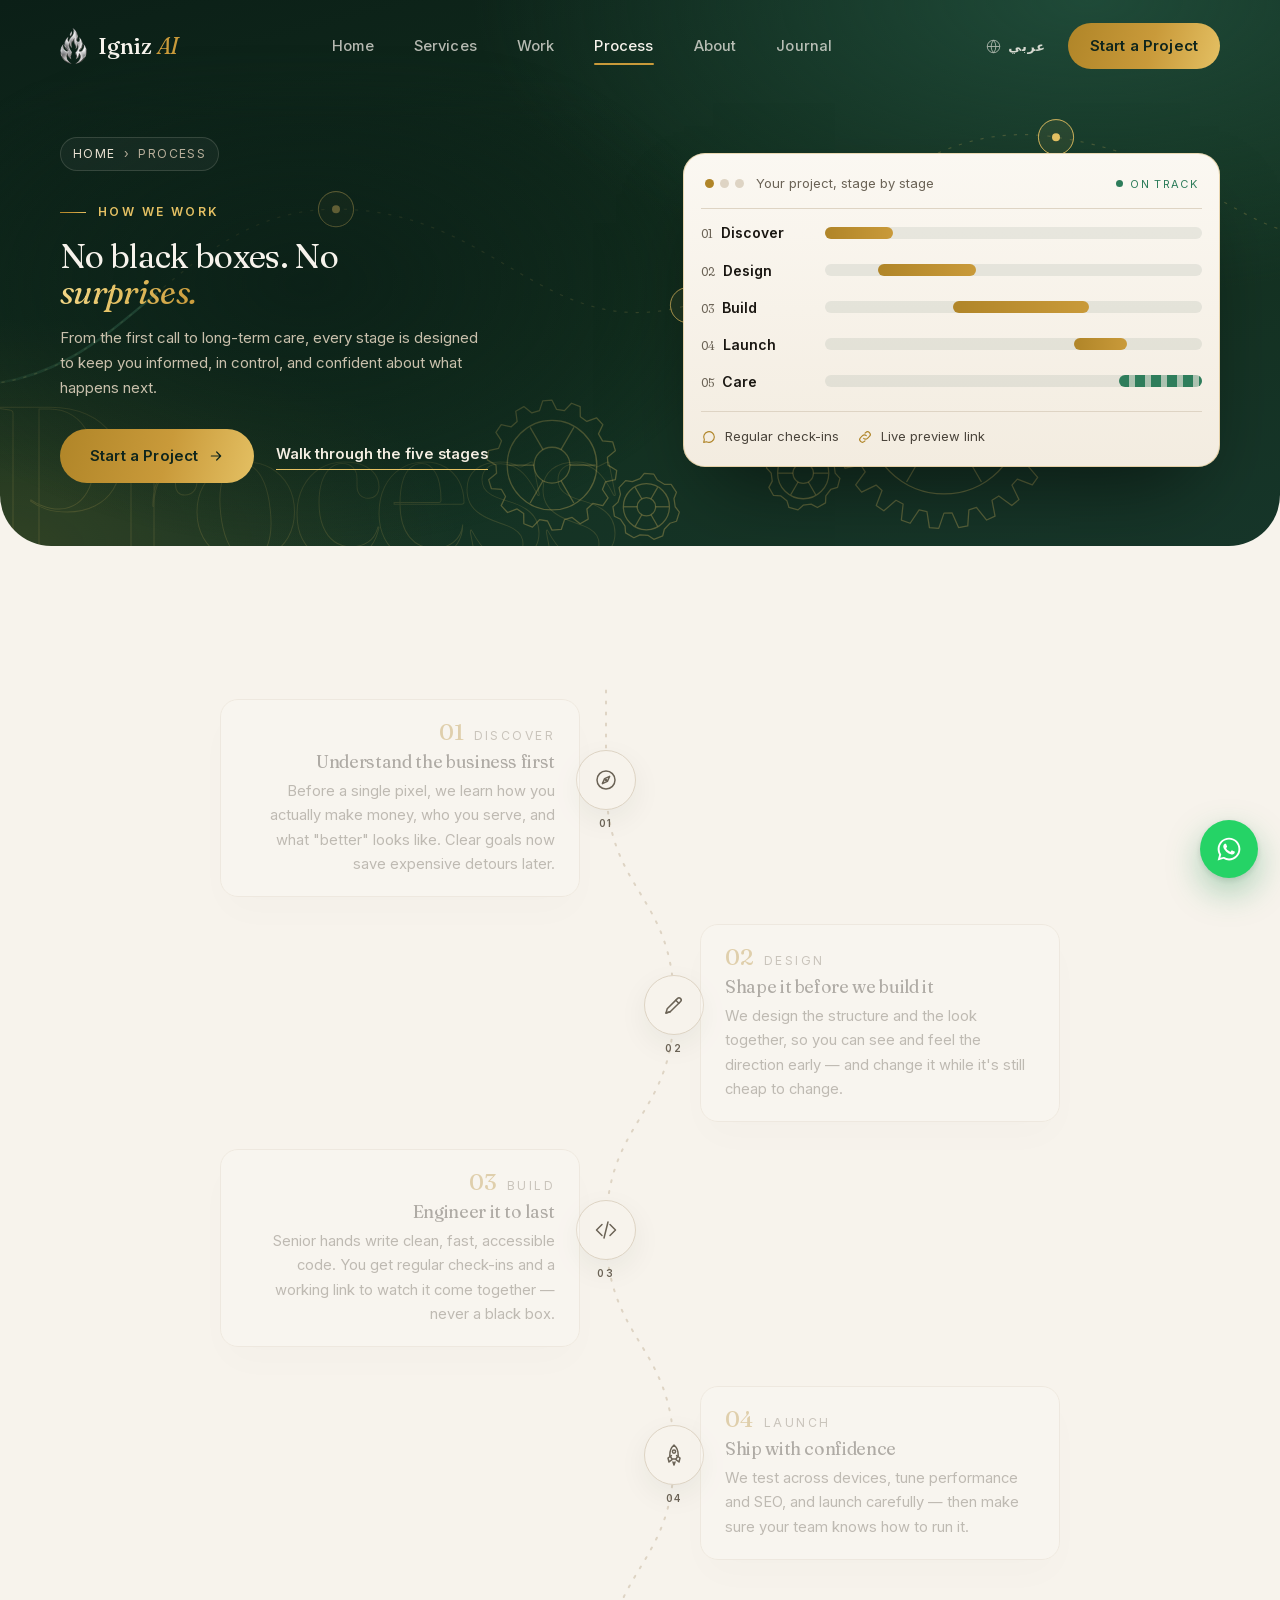
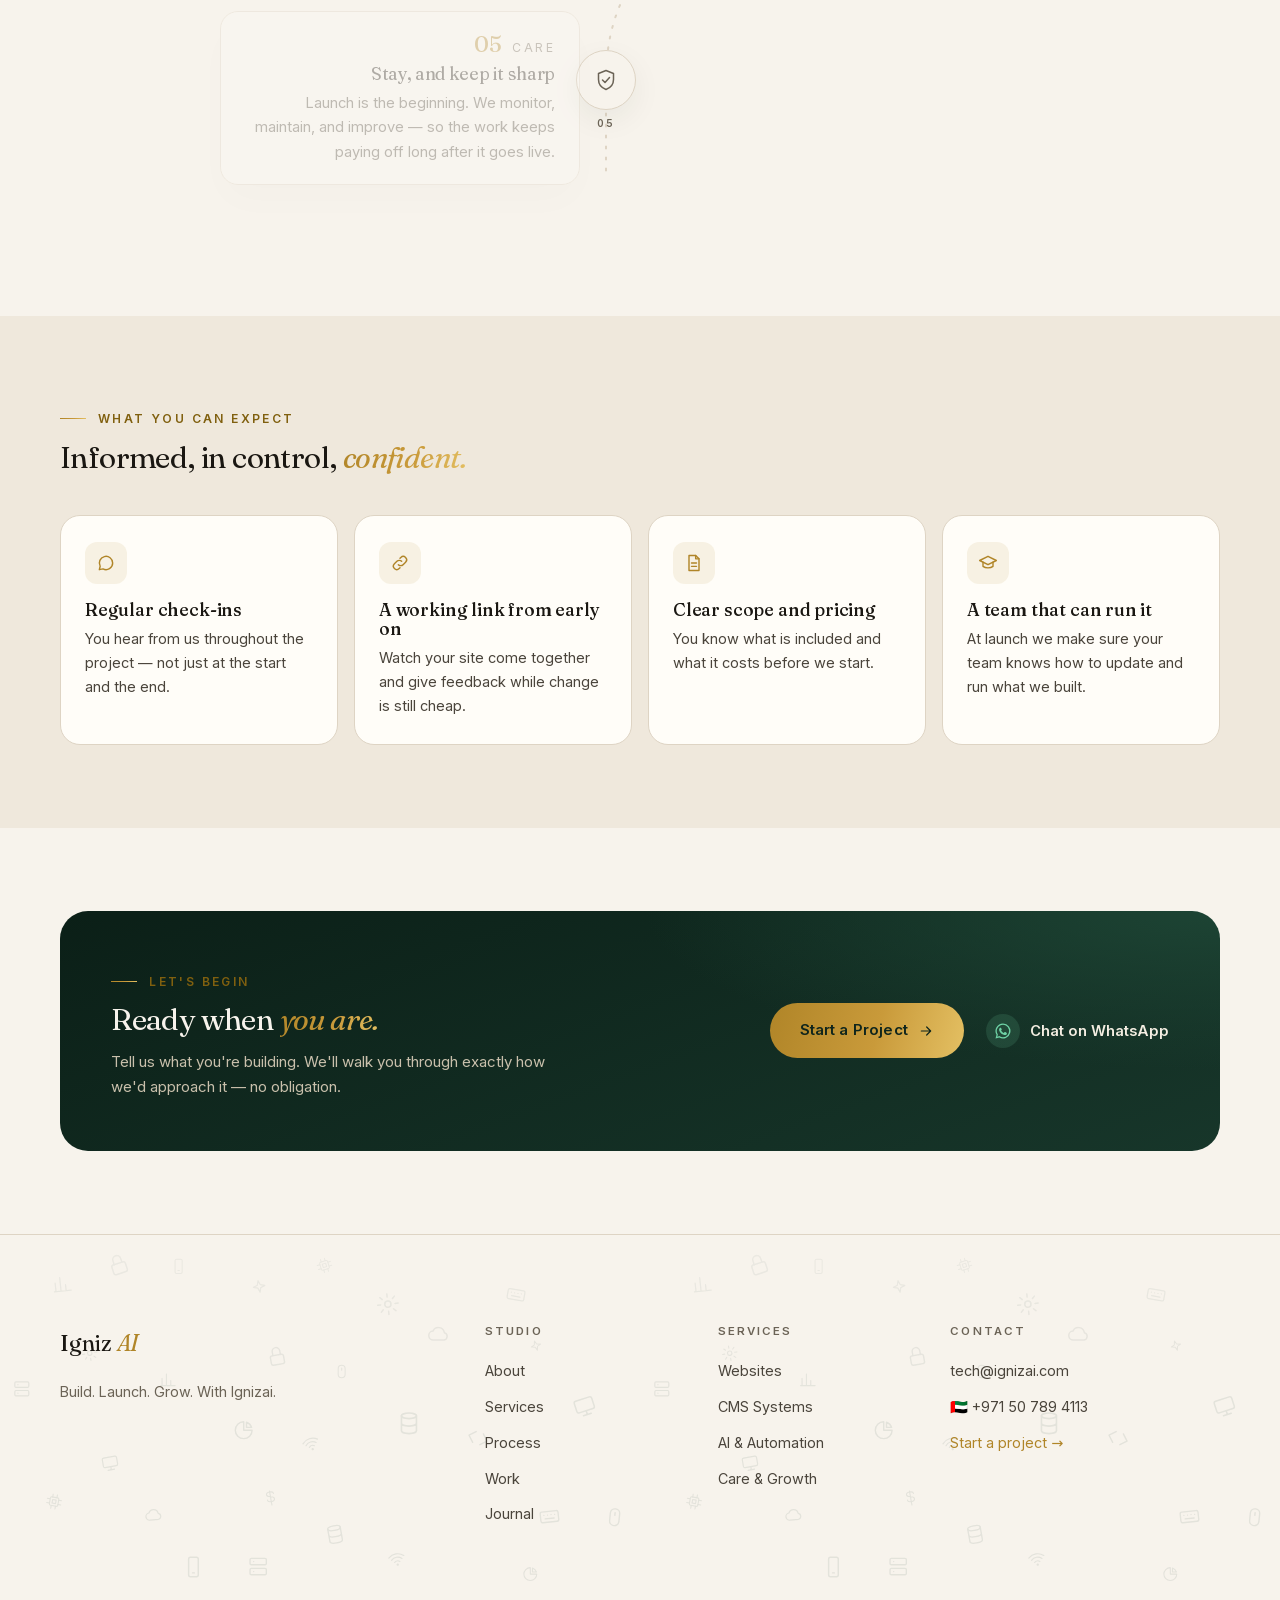
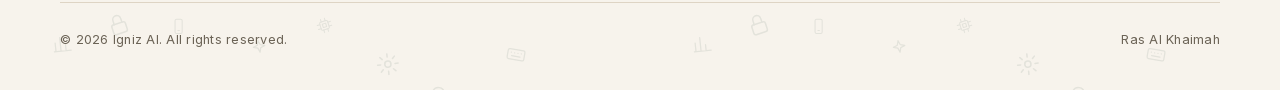
<file: process.html>
<!DOCTYPE html>
<html lang="en">
<head>
  <meta charset="UTF-8" />
  <meta name="viewport" content="width=device-width, initial-scale=1.0, viewport-fit=cover" />
  <title>Our Process — How IgnizAI Designs &amp; Builds Websites</title>
  <meta name="description" content="No black boxes, no surprises. A transparent five-stage process — from first call to long-term care — that keeps you informed and in control." />
  <link rel="icon" href="/favicon.ico" sizes="any">
  <link rel="icon" type="image/png" sizes="48x48" href="/assets/seo/favicon-48.png">
  <link rel="icon" type="image/png" sizes="96x96" href="/assets/seo/favicon-96.png">
  <link rel="icon" type="image/png" sizes="192x192" href="/assets/seo/icon-192.png">
  <link rel="apple-touch-icon" href="/assets/seo/apple-touch-icon.png">
  <meta name="theme-color" content="#17362A">
  <link rel="canonical" href="https://ignizai.com/process.html">
  <meta name="robots" content="index, follow, max-image-preview:large">
  <meta property="og:type" content="website">
  <meta property="og:site_name" content="IgnizAI">
  <meta property="og:title" content="Our Process — How IgnizAI Designs &amp; Builds Websites">
  <meta property="og:description" content="No black boxes, no surprises. A transparent five-stage process — from first call to long-term care — that keeps you informed and in control.">
  <meta property="og:url" content="https://ignizai.com/process.html">
  <meta property="og:image" content="https://ignizai.com/assets/seo/og-image.jpg">
  <meta property="og:image:width" content="1200">
  <meta property="og:image:height" content="630">
  <meta property="og:locale" content="en_US">
  <meta property="og:locale:alternate" content="ar_AE">
  <meta name="twitter:card" content="summary_large_image">
  <meta name="twitter:title" content="Our Process — How IgnizAI Designs &amp; Builds Websites">
  <meta name="twitter:description" content="No black boxes, no surprises. A transparent five-stage process — from first call to long-term care — that keeps you informed and in control.">
  <meta name="twitter:image" content="https://ignizai.com/assets/seo/og-image.jpg">
  <link rel="preload" as="font" type="font/woff2" href="assets/fonts/fraunces-normal-500.woff2" crossorigin>
  <link rel="preload" as="font" type="font/woff2" href="assets/fonts/inter-normal-400.woff2" crossorigin>
  <link rel="stylesheet" href="assets/theme.css?v=20261107">
  <link rel="stylesheet" href="assets/pages.css?v=20261107">
  <link rel="stylesheet" href="assets/inner-hero.css?v=20261104c">
  <link rel="stylesheet" href="assets/process-hero.css?v=20261104">
  <style id="page-styles">
    .step { display:grid; grid-template-columns:130px 1fr; gap:40px; padding:56px 0; border-top:1px solid var(--line); align-items:start; }
    .step:last-child { border-bottom:1px solid var(--line); }
    .step__num { font-family:var(--font-display); font-size:clamp(2.6rem,4vw,3.6rem); color:var(--gold); line-height:.9; font-weight:400; }
    .step__k { font-size:.76rem; letter-spacing:.2em; text-transform:uppercase; color:var(--ink-3); margin-bottom:10px; }
    .step__title { font-family:var(--font-display); font-size:clamp(1.6rem,2.6vw,2.2rem); color:var(--ink); font-weight:400; margin-bottom:14px; }
    .step__desc { color:var(--ink-2); font-size:1.05rem; line-height:1.75; max-width:60ch; }
    @media (max-width:700px){ .step{ grid-template-columns:1fr; gap:12px; } }


    /* ===== Journey: five stages along a scroll-drawn path ===== */
    .journey { position:relative; padding:20px 0 40px; }
    .journey__svg { position:absolute; left:0; top:0; overflow:visible; pointer-events:none; z-index:0; }
    .journey__track { fill:none; stroke:var(--line); stroke-width:2; stroke-dasharray:2 9; stroke-linecap:round; }
    .journey__fill { fill:none; stroke:url(#jgrad); stroke-width:3; stroke-linecap:round; filter:drop-shadow(0 0 6px rgba(201,154,58,.35)); }
    .journey__marker { position:absolute; left:0; top:0; width:14px; height:14px; margin:-7px 0 0 -7px; border-radius:50%; z-index:2; pointer-events:none;
      background:radial-gradient(circle, #FFF4D6 0 30%, #E4C063 45%, rgba(228,192,99,0) 72%); box-shadow:0 0 18px 6px rgba(228,192,99,.35);
      opacity:0; transition:opacity .4s; }
    .journey__marker.is-on { opacity:1; }
    .journey__steps { list-style:none; margin:0; padding:0; position:relative; z-index:1; }
    .jstep { display:grid; grid-template-columns:1fr 120px 1fr; align-items:center; min-height:clamp(180px, 25vh, 240px); }
    .jstep__node { grid-column:2; grid-row:1; justify-self:center; position:relative; width:60px; height:60px; border-radius:50%;
      display:grid; place-items:center; background:var(--bg); border:1px solid var(--line); color:var(--ink-3);
      box-shadow:0 10px 30px rgba(23,54,42,.06); transition:background .5s, color .5s, border-color .5s, box-shadow .5s, transform .5s var(--ease); }
    .jstep:nth-child(odd) .jstep__node { transform:translateX(-34px); }
    .jstep:nth-child(even) .jstep__node { transform:translateX(34px); }
    .jstep__node svg { width:24px; height:24px; }
    .jstep__n { position:absolute; bottom:-22px; font-size:.62rem; letter-spacing:.2em; color:var(--ink-3); font-weight:600; }
    .jstep__card { grid-row:1; max-width:360px; padding:20px 24px; border-radius:18px; background:rgba(255,255,255,.55); border:1px solid var(--line);
      box-shadow:0 18px 40px rgba(23,54,42,.05); opacity:.32; transform:translateY(18px);
      transition:opacity .6s var(--ease), transform .6s var(--ease), border-color .6s, box-shadow .6s; }
    .jstep:nth-child(odd) .jstep__card { grid-column:1; justify-self:end; text-align:end; }
    .jstep:nth-child(even) .jstep__card { grid-column:3; justify-self:start; }
    .jstep__top { display:flex; align-items:baseline; gap:10px; margin-bottom:6px; }
    .jstep:nth-child(odd) .jstep__top { justify-content:flex-end; }
    .jstep__num { font-family:var(--font-display); font-size:1.45rem; line-height:1; color:var(--gold); }
    .jstep .step__title { font-size:clamp(1.2rem, 1.6vw, 1.45rem); margin-bottom:8px; }
    .jstep .step__k { margin:0; }
    .jstep .step__desc { max-width:none; font-size:.92rem; line-height:1.65; }
    .jstep:nth-child(odd) .step__desc { margin-inline-start:auto; }
    /* reached */
    .jstep.is-active .jstep__card { opacity:1; transform:none; }
    .jstep.is-active .jstep__node { background:var(--forest); color:var(--gold-2, #E4C063); border-color:var(--forest);
      box-shadow:0 14px 34px rgba(23,54,42,.22), 0 0 0 6px rgba(201,154,58,.12); }
    .jstep.is-active .jstep__n { color:var(--gold); }
    /* the stage the visitor is on right now */
    .jstep.is-current .jstep__card { border-color:rgba(201,154,58,.55); box-shadow:0 22px 50px rgba(23,54,42,.10); background:#fff; }
    .jstep.is-current .jstep__node::after { content:''; position:absolute; inset:-8px; border-radius:50%; border:1px solid rgba(201,154,58,.55);
      animation:jpulse 2.4s var(--ease) infinite; }
    @keyframes jpulse { 0% { transform:scale(.92); opacity:.9; } 100% { transform:scale(1.25); opacity:0; } }
    @media (max-width:760px){
      .jstep { grid-template-columns:60px 1fr; min-height:0; padding:16px 0 22px; align-items:start; }
      .jstep__node, .jstep:nth-child(odd) .jstep__node, .jstep:nth-child(even) .jstep__node { grid-column:1; transform:none; width:46px; height:46px; margin-top:4px; }
      .jstep__node svg { width:20px; height:20px; }
      .jstep__n { bottom:-22px; }
      .jstep:nth-child(odd) .jstep__card, .jstep:nth-child(even) .jstep__card { grid-column:2; justify-self:stretch; text-align:start; padding:16px 18px; max-width:none; }
      .jstep:nth-child(odd) .jstep__top { justify-content:flex-start; }
      .jstep:nth-child(odd) .step__desc { margin-inline-start:0; }
    }
    @media (prefers-reduced-motion: reduce){ .jstep__card { transition:none; } .jstep.is-current .jstep__node::after { animation:none; } }
    .cta-band { text-align:center; }
    .cta-band h2 { font-size:clamp(2.2rem,4vw,3.4rem); color:#F7F3EC; max-width:20ch; margin:22px auto 0; font-weight:400; }
    .cta-band h2 .ital { color:var(--gold); }
    .cta-band .lead { color:#c9bfa8; margin:24px auto 40px; max-width:52ch; }
  </style>
</head>
<body>
<div id="page-root">

<nav class="nav nav--on-dark" id="nav" aria-label="Primary">
  <div class="container nav__inner">
    <a href="index.html" class="brand" aria-label="Igniz AI home">
      <img class="brand__mark" src="assets/Ignizailogo-nav.png" alt="" width="27" height="36">
      <span class="brand__name">Igniz <span class="ital">AI</span></span>
    </a>
    <div class="nav__links">
      <a href="index.html" data-i18n="nav-home">Home</a>
      <a href="services.html" data-i18n="nav-services">Services</a>
      <a href="work.html" data-i18n="nav-work">Work</a>
      <a href="process.html" class="active" data-i18n="nav-process">Process</a>
      <a href="about.html" data-i18n="nav-about">About</a>
      <a href="blog.html" data-i18n="nav-blog">Journal</a>
    </div>
    <div class="nav__right">
      <button class="lang-btn" id="langToggleBtn" aria-label="Switch language">
        <svg width="15" height="15" viewBox="0 0 24 24" fill="none" stroke="currentColor" stroke-width="1.6" aria-hidden="true"><circle cx="12" cy="12" r="10"/><path d="M2 12h20M12 2a15 15 0 0 1 0 20M12 2a15 15 0 0 0 0 20"/></svg>
        <span id="langBtnLabel">عربي</span>
      </button>
      <a href="contact.html" class="btn btn--gold nav__cta"><span data-i18n="nav-cta">Start a Project</span></a>
      <button class="hamburger" id="hamburger" aria-label="Open menu" aria-expanded="false"><span></span><span></span><span></span></button>
    </div>
  </div>
</nav>
<div class="mobile-menu" id="mobileMenu">
  <a href="index.html">Home</a>
  <a href="services.html">Services</a>
  <a href="work.html">Work</a>
  <a href="process.html">Process</a>
  <a href="about.html">About</a>
  <a href="blog.html">Journal</a>
  <a href="contact.html">Contact</a>
  <button class="lang-btn mobile-menu__lang" id="langToggleBtnMobile" aria-label="Switch language">
    <svg width="16" height="16" viewBox="0 0 24 24" fill="none" stroke="currentColor" stroke-width="1.6" aria-hidden="true"><circle cx="12" cy="12" r="10"/><path d="M2 12h20M12 2a15 15 0 0 1 0 20M12 2a15 15 0 0 0 0 20"/></svg>
    <span id="langBtnLabelMobile">عربي</span>
  </button>
</div>
<main id="main">

<header class="ph" id="hero" data-word="Process">
  <div class="prx" aria-hidden="true"><svg class="prx__svg" viewBox="0 0 1600 760" preserveAspectRatio="xMidYMid slice" aria-hidden="true">
  <g class="prx__gears" fill="none" stroke="rgba(228,192,99,.32)" stroke-width="1.6" stroke-linejoin="round"><g class="pg pg--a" style="transform-origin:1180px 560px;--t:60s;--dir:1"><path d="M1300.0 560.0 L1319.0 566.6 L1318.0 578.2 L1298.1 581.3 L1295.9 591.1 L1312.6 602.3 L1308.6 613.3 L1288.6 611.1 L1283.9 620.0 L1297.1 635.2 L1290.4 644.7 L1271.7 637.5 L1264.9 644.9 L1273.7 663.0 L1264.7 670.4 L1248.5 658.5 L1240.0 663.9 L1243.8 683.7 L1233.3 688.6 L1220.6 672.9 L1211.1 675.9 L1209.7 696.0 L1198.2 698.0 L1190.0 679.6 L1180.0 680.0 L1173.4 699.0 L1161.8 698.0 L1158.7 678.1 L1148.9 675.9 L1137.7 692.6 L1126.7 688.6 L1128.9 668.6 L1120.0 663.9 L1104.8 677.1 L1095.3 670.4 L1102.5 651.7 L1095.1 644.9 L1077.0 653.7 L1069.6 644.7 L1081.5 628.5 L1076.1 620.0 L1056.3 623.8 L1051.4 613.3 L1067.1 600.6 L1064.1 591.1 L1044.0 589.7 L1042.0 578.2 L1060.4 570.0 L1060.0 560.0 L1041.0 553.4 L1042.0 541.8 L1061.9 538.7 L1064.1 528.9 L1047.4 517.7 L1051.4 506.7 L1071.4 508.9 L1076.1 500.0 L1062.9 484.8 L1069.6 475.3 L1088.3 482.5 L1095.1 475.1 L1086.3 457.0 L1095.3 449.6 L1111.5 461.5 L1120.0 456.1 L1116.2 436.3 L1126.7 431.4 L1139.4 447.1 L1148.9 444.1 L1150.3 424.0 L1161.8 422.0 L1170.0 440.4 L1180.0 440.0 L1186.6 421.0 L1198.2 422.0 L1201.3 441.9 L1211.1 444.1 L1222.3 427.4 L1233.3 431.4 L1231.1 451.4 L1240.0 456.1 L1255.2 442.9 L1264.7 449.6 L1257.5 468.3 L1264.9 475.1 L1283.0 466.3 L1290.4 475.3 L1278.5 491.5 L1283.9 500.0 L1303.7 496.2 L1308.6 506.7 L1292.9 519.4 L1295.9 528.9 L1316.0 530.3 L1318.0 541.8 L1299.6 550.0Z"/><circle cx="1180" cy="560" r="96.0"/><circle cx="1180" cy="560" r="38.4"/><path d="M1218.4 560.0 L1273.6 560.0"/><path d="M1199.2 593.3 L1226.8 641.1"/><path d="M1160.8 593.3 L1133.2 641.1"/><path d="M1141.6 560.0 L1086.4 560.0"/><path d="M1160.8 526.7 L1133.2 478.9"/><path d="M1199.2 526.7 L1226.8 478.9"/></g><g class="pg pg--b" style="transform-origin:1378px 520px;--t:30s;--dir:-1"><path d="M1438.0 520.0 L1447.3 526.5 L1445.2 538.0 L1434.2 540.9 L1430.0 550.0 L1434.7 560.3 L1427.2 569.2 L1416.2 566.2 L1408.0 572.0 L1407.0 583.3 L1396.0 587.2 L1388.0 579.2 L1378.0 580.0 L1371.5 589.3 L1360.0 587.2 L1357.1 576.2 L1348.0 572.0 L1337.7 576.7 L1328.8 569.2 L1331.8 558.2 L1326.0 550.0 L1314.7 549.0 L1310.8 538.0 L1318.8 530.0 L1318.0 520.0 L1308.7 513.5 L1310.8 502.0 L1321.8 499.1 L1326.0 490.0 L1321.3 479.7 L1328.8 470.8 L1339.8 473.8 L1348.0 468.0 L1349.0 456.7 L1360.0 452.8 L1368.0 460.8 L1378.0 460.0 L1384.5 450.7 L1396.0 452.8 L1398.9 463.8 L1408.0 468.0 L1418.3 463.3 L1427.2 470.8 L1424.2 481.8 L1430.0 490.0 L1441.3 491.0 L1445.2 502.0 L1437.2 510.0Z"/><circle cx="1378" cy="520" r="48.0"/><circle cx="1378" cy="520" r="19.2"/><path d="M1397.2 520.0 L1424.8 520.0"/><path d="M1387.6 536.6 L1401.4 560.5"/><path d="M1368.4 536.6 L1354.6 560.5"/><path d="M1358.8 520.0 L1331.2 520.0"/><path d="M1368.4 503.4 L1354.6 479.5"/><path d="M1387.6 503.4 L1401.4 479.5"/></g><g class="pg pg--c" style="transform-origin:1004px 630px;--t:20s;--dir:-1"><path d="M1044.0 630.0 L1049.9 636.5 L1046.9 647.8 L1038.4 650.4 L1032.3 658.3 L1031.9 667.1 L1021.8 672.9 L1013.9 668.7 L1004.0 670.0 L997.5 675.9 L986.2 672.9 L983.6 664.4 L975.7 658.3 L966.9 657.9 L961.1 647.8 L965.3 639.9 L964.0 630.0 L958.1 623.5 L961.1 612.2 L969.6 609.6 L975.7 601.7 L976.1 592.9 L986.2 587.1 L994.1 591.3 L1004.0 590.0 L1010.5 584.1 L1021.8 587.1 L1024.4 595.6 L1032.3 601.7 L1041.1 602.1 L1046.9 612.2 L1042.7 620.1Z"/><circle cx="1004" cy="630" r="32.0"/><circle cx="1004" cy="630" r="12.8"/><path d="M1016.8 630.0 L1035.2 630.0"/><path d="M1010.4 641.1 L1019.6 657.0"/><path d="M997.6 641.1 L988.4 657.0"/><path d="M991.2 630.0 L972.8 630.0"/><path d="M997.6 618.9 L988.4 603.0"/><path d="M1010.4 618.9 L1019.6 603.0"/></g><g class="pg pg--d" style="transform-origin:690px 620px;--t:50s;--dir:-1"><path d="M760.0 620.0 L770.9 626.6 L769.2 638.1 L756.8 641.0 L753.1 650.4 L760.1 661.0 L753.5 670.6 L741.0 667.9 L733.6 674.7 L735.3 687.4 L725.2 693.2 L715.2 685.3 L705.6 688.2 L701.6 700.4 L690.0 701.2 L684.4 689.8 L674.4 688.2 L665.6 697.4 L654.8 693.2 L654.6 680.4 L646.4 674.7 L634.4 679.2 L626.5 670.6 L631.9 659.1 L626.9 650.4 L614.2 649.2 L610.8 638.1 L620.7 630.0 L620.0 620.0 L609.1 613.4 L610.8 601.9 L623.2 599.0 L626.9 589.6 L619.9 579.0 L626.5 569.4 L639.0 572.1 L646.4 565.3 L644.7 552.6 L654.8 546.8 L664.8 554.7 L674.4 551.8 L678.4 539.6 L690.0 538.8 L695.6 550.2 L705.6 551.8 L714.4 542.6 L725.2 546.8 L725.4 559.6 L733.6 565.3 L745.6 560.8 L753.5 569.4 L748.1 580.9 L753.1 589.6 L765.8 590.8 L769.2 601.9 L759.3 610.0Z"/><circle cx="690" cy="620" r="56.0"/><circle cx="690" cy="620" r="22.4"/><path d="M712.4 620.0 L744.6 620.0"/><path d="M701.2 639.4 L717.3 667.3"/><path d="M678.8 639.4 L662.7 667.3"/><path d="M667.6 620.0 L635.4 620.0"/><path d="M678.8 600.6 L662.7 572.7"/><path d="M701.2 600.6 L717.3 572.7"/></g><g class="pg pg--e" style="transform-origin:808px 672px;--t:25s;--dir:1"><path d="M844.0 672.0 L849.2 678.7 L845.6 690.1 L837.5 692.6 L830.4 700.1 L828.4 708.4 L817.3 712.7 L810.3 707.9 L800.0 707.1 L792.3 710.7 L782.0 704.6 L781.3 696.2 L775.6 687.6 L768.0 683.8 L766.2 672.0 L772.5 666.2 L775.6 656.4 L773.8 648.1 L782.0 639.4 L790.4 640.6 L800.0 636.9 L805.4 630.3 L817.3 631.3 L821.6 638.6 L830.4 643.9 L838.9 644.0 L845.6 653.9 L842.5 661.8Z"/><circle cx="808" cy="672" r="28.8"/><circle cx="808" cy="672" r="11.5"/><path d="M819.5 672.0 L836.1 672.0"/><path d="M813.8 682.0 L822.0 696.3"/><path d="M802.2 682.0 L794.0 696.3"/><path d="M796.5 672.0 L779.9 672.0"/><path d="M802.2 662.0 L794.0 647.7"/><path d="M813.8 662.0 L822.0 647.7"/></g></g>
  <path class="prx__path" d="M-40 520 C 160 520 220 300 420 300 S 680 470 860 420 S 1120 180 1320 210 S 1560 360 1700 330" fill="none" stroke="rgba(228,192,99,.22)" stroke-width="1.5" stroke-dasharray="4 10"/>
  <path class="prx__flow" d="M-40 520 C 160 520 220 300 420 300 S 680 470 860 420 S 1120 180 1320 210 S 1560 360 1700 330" fill="none" stroke="url(#prxG)" stroke-width="3" stroke-linecap="round" pathLength="100"/>
  <path class="prx__flow prx__flow--2" d="M-40 520 C 160 520 220 300 420 300 S 680 470 860 420 S 1120 180 1320 210 S 1560 360 1700 330" fill="none" stroke="url(#prxG)" stroke-width="3" stroke-linecap="round" pathLength="100"/>
  <defs><linearGradient id="prxG" x1="0" x2="1"><stop offset="0" stop-color="#6FD3A6" stop-opacity="0"/><stop offset=".6" stop-color="#6FD3A6"/><stop offset="1" stop-color="#F3D98A"/></linearGradient></defs>
  <g class="prx__node" style="--k:0"><circle cx="420" cy="300" r="22" fill="rgba(228,192,99,.08)" stroke="rgba(228,192,99,.35)"/><circle class="prx__ping" cx="420" cy="300" r="22" fill="none" stroke="#E4C063"/><circle cx="420" cy="300" r="5" fill="#E4C063"/></g><g class="prx__node" style="--k:1"><circle cx="860" cy="420" r="22" fill="rgba(228,192,99,.08)" stroke="rgba(228,192,99,.35)"/><circle class="prx__ping" cx="860" cy="420" r="22" fill="none" stroke="#E4C063"/><circle cx="860" cy="420" r="5" fill="#E4C063"/></g><g class="prx__node" style="--k:2"><circle cx="1320" cy="210" r="22" fill="rgba(228,192,99,.08)" stroke="rgba(228,192,99,.35)"/><circle class="prx__ping" cx="1320" cy="210" r="22" fill="none" stroke="#E4C063"/><circle cx="1320" cy="210" r="5" fill="#E4C063"/></g>
</svg></div>
  <div class="container ph__inner">
    <div class="ph__copy">
      <div class="ph__crumb"><a href="index.html">Home</a> <span aria-hidden="true">›</span> Process</div>
      <span class="eyebrow">How we work</span>
      <h1 class="ph__title">No black boxes. No <span class="ital gold-text">surprises.</span></h1>
      <p class="ph__lead">From the first call to long-term care, every stage is designed to keep you informed, in control, and confident about what happens next.</p>
      <div class="ph__actions"><a href="contact.html" class="btn btn--gold"><span>Start a Project</span><svg viewBox="0 0 24 24" fill="none" stroke="currentColor" stroke-width="1.8" stroke-linecap="round" stroke-linejoin="round" aria-hidden="true"><path d="M5 12h14M13 6l6 6-6 6"/></svg></a><a href="#journey" class="ph__ghost">Walk through the five stages</a></div>
    </div>
    <div class="ph__viz"><div class="pnl" aria-hidden="true"><div class="pnl__head"><span class="pnl__dots"><i></i><i></i><i></i></span><span>Your project, stage by stage</span><span class="pnl__live"><i></i>On track</span></div><ul class="prg"><li style="--i:0"><span class="prg__l"><small>01</small>Discover</span><span class="prg__track"><i class="prg__bar" style="--x:0%;--w:18%"></i></span></li><li style="--i:1"><span class="prg__l"><small>02</small>Design</span><span class="prg__track"><i class="prg__bar" style="--x:14%;--w:26%"></i></span></li><li style="--i:2"><span class="prg__l"><small>03</small>Build</span><span class="prg__track"><i class="prg__bar" style="--x:34%;--w:36%"></i></span></li><li style="--i:3"><span class="prg__l"><small>04</small>Launch</span><span class="prg__track"><i class="prg__bar" style="--x:66%;--w:14%"></i></span></li><li style="--i:4"><span class="prg__l"><small>05</small>Care</span><span class="prg__track"><i class="prg__bar prg__bar--care" style="--x:78%;--w:22%"></i></span></li></ul><div class="prg__foot"><span><svg viewBox="0 0 24 24" fill="none" stroke="currentColor" stroke-width="1.7" stroke-linecap="round" stroke-linejoin="round" aria-hidden="true"><path d="M20 12a8 8 0 0 1-11.6 7.1L4 20l1-4.1A8 8 0 1 1 20 12z"/></svg> Regular check-ins</span><span><svg viewBox="0 0 24 24" fill="none" stroke="currentColor" stroke-width="1.7" stroke-linecap="round" stroke-linejoin="round" aria-hidden="true"><path d="M10 14a4 4 0 0 0 5.7 0l3-3a4 4 0 0 0-5.7-5.7l-1 1M14 10a4 4 0 0 0-5.7 0l-3 3a4 4 0 0 0 5.7 5.7l1-1"/></svg> Live preview link</span></div></div></div>
  </div>
</header>

<section class="section journey-sec">
  <div class="container">
    <div class="journey" id="journey">
      <svg class="journey__svg" aria-hidden="true" focusable="false">
        <defs><linearGradient id="jgrad" x1="0" y1="0" x2="0" y2="1"><stop offset="0" stop-color="#B08528"/><stop offset=".55" stop-color="#C99A3A"/><stop offset="1" stop-color="#E4C063"/></linearGradient></defs>
        <path class="journey__track"/><path class="journey__fill"/>
      </svg>
      <span class="journey__marker" aria-hidden="true"></span>
      <ol class="journey__steps">
      <li class="jstep">
        <div class="jstep__node" aria-hidden="true"><svg viewBox="0 0 24 24" fill="none" stroke="currentColor" stroke-width="1.5" stroke-linecap="round" stroke-linejoin="round"><circle cx="12" cy="12" r="9"/><path d="M15.6 8.4 13.4 13.4 8.4 15.6 10.6 10.6z"/><circle cx="12" cy="12" r=".6"/></svg><span class="jstep__n">01</span></div>
        <div class="jstep__card"><div class="jstep__top"><span class="jstep__num">01</span><span class="step__k">Discover</span></div><h2 class="step__title">Understand the business first</h2><p class="step__desc">Before a single pixel, we learn how you actually make money, who you serve, and what "better" looks like. Clear goals now save expensive detours later.</p></div>
      </li>
      <li class="jstep">
        <div class="jstep__node" aria-hidden="true"><svg viewBox="0 0 24 24" fill="none" stroke="currentColor" stroke-width="1.5" stroke-linecap="round" stroke-linejoin="round"><path d="M4 20l1.2-4.2L15.6 5.4a2 2 0 0 1 2.8 0l.2.2a2 2 0 0 1 0 2.8L8.2 18.8z"/><path d="M13.8 7.2l3 3"/><path d="M4 20l4.2-1.2"/></svg><span class="jstep__n">02</span></div>
        <div class="jstep__card"><div class="jstep__top"><span class="jstep__num">02</span><span class="step__k">Design</span></div><h2 class="step__title">Shape it before we build it</h2><p class="step__desc">We design the structure and the look together, so you can see and feel the direction early — and change it while it's still cheap to change.</p></div>
      </li>
      <li class="jstep">
        <div class="jstep__node" aria-hidden="true"><svg viewBox="0 0 24 24" fill="none" stroke="currentColor" stroke-width="1.5" stroke-linecap="round" stroke-linejoin="round"><path d="M8 6.5 2.5 12 8 17.5"/><path d="M16 6.5l5.5 5.5-5.5 5.5"/><path d="M14 4l-4 16"/></svg><span class="jstep__n">03</span></div>
        <div class="jstep__card"><div class="jstep__top"><span class="jstep__num">03</span><span class="step__k">Build</span></div><h2 class="step__title">Engineer it to last</h2><p class="step__desc">Senior hands write clean, fast, accessible code. You get regular check-ins and a working link to watch it come together — never a black box.</p></div>
      </li>
      <li class="jstep">
        <div class="jstep__node" aria-hidden="true"><svg viewBox="0 0 24 24" fill="none" stroke="currentColor" stroke-width="1.5" stroke-linecap="round" stroke-linejoin="round"><path d="M12 2c3 2.6 4.4 6.2 4.2 10.6L14 16h-4l-2.2-3.4C7.6 8.2 9 4.6 12 2z"/><circle cx="12" cy="8.6" r="1.6"/><path d="M9.4 12.6 6 15l1 4 3-2.4"/><path d="M14.6 12.6 18 15l-1 4-3-2.4"/><path d="M11 19l1 3 1-3"/></svg><span class="jstep__n">04</span></div>
        <div class="jstep__card"><div class="jstep__top"><span class="jstep__num">04</span><span class="step__k">Launch</span></div><h2 class="step__title">Ship with confidence</h2><p class="step__desc">We test across devices, tune performance and SEO, and launch carefully — then make sure your team knows how to run it.</p></div>
      </li>
      <li class="jstep">
        <div class="jstep__node" aria-hidden="true"><svg viewBox="0 0 24 24" fill="none" stroke="currentColor" stroke-width="1.5" stroke-linecap="round" stroke-linejoin="round"><path d="M12 2.5 4.5 5.5v6c0 4.6 3.2 8.4 7.5 10 4.3-1.6 7.5-5.4 7.5-10v-6z"/><path d="M8.5 12l2.5 2.5 4.5-5"/></svg><span class="jstep__n">05</span></div>
        <div class="jstep__card"><div class="jstep__top"><span class="jstep__num">05</span><span class="step__k">Care</span></div><h2 class="step__title">Stay, and keep it sharp</h2><p class="step__desc">Launch is the beginning. We monitor, maintain, and improve — so the work keeps paying off long after it goes live.</p></div>
      </li>
      </ol>
    </div>
  </div>
</section>

<section class="section section--alt pr-exp">
  <div class="container">
    <div class="sec-head reveal"><span class="eyebrow">What you can expect</span><h2>Informed, in control, <span class="ital gold-text">confident.</span></h2></div>
    <div class="pr-exp__grid">
      <div class="pr-exp__item reveal reveal-d1"><span class="pr-exp__ic"><svg viewBox="0 0 24 24" fill="none" stroke="currentColor" stroke-width="1.7" stroke-linecap="round" stroke-linejoin="round" aria-hidden="true"><path d="M20 12a8 8 0 0 1-11.6 7.1L4 20l1-4.1A8 8 0 1 1 20 12z"/></svg></span><h3>Regular check-ins</h3><p>You hear from us throughout the project — not just at the start and the end.</p></div>
      <div class="pr-exp__item reveal reveal-d2"><span class="pr-exp__ic"><svg viewBox="0 0 24 24" fill="none" stroke="currentColor" stroke-width="1.7" stroke-linecap="round" stroke-linejoin="round" aria-hidden="true"><path d="M10 14a4 4 0 0 0 5.7 0l3-3a4 4 0 0 0-5.7-5.7l-1 1M14 10a4 4 0 0 0-5.7 0l-3 3a4 4 0 0 0 5.7 5.7l1-1"/></svg></span><h3>A working link from early on</h3><p>Watch your site come together and give feedback while change is still cheap.</p></div>
      <div class="pr-exp__item reveal reveal-d3"><span class="pr-exp__ic"><svg viewBox="0 0 24 24" fill="none" stroke="currentColor" stroke-width="1.7" stroke-linecap="round" stroke-linejoin="round" aria-hidden="true"><path d="M6 3h8l4 4v14H6z"/><path d="M14 3v4h4M9 12h6M9 16h6"/></svg></span><h3>Clear scope and pricing</h3><p>You know what is included and what it costs before we start.</p></div>
      <div class="pr-exp__item reveal reveal-d4"><span class="pr-exp__ic"><svg viewBox="0 0 24 24" fill="none" stroke="currentColor" stroke-width="1.7" stroke-linecap="round" stroke-linejoin="round" aria-hidden="true"><path d="M2 9l10-5 10 5-10 5z"/><path d="M6 11v5c3 2.5 9 2.5 12 0v-5"/></svg></span><h3>A team that can run it</h3><p>At launch we make sure your team knows how to update and run what we built.</p></div>
    </div>
  </div>
</section>

<section class="section pg-cta">
  <div class="container">
    <div class="pg-cta__box reveal">
      <div>
        <span class="eyebrow">Let's begin</span>
        <h2>Ready when <span class="ital gold-text">you are.</span></h2>
        <p class="lead">Tell us what you're building. We'll walk you through exactly how we'd approach it — no obligation.</p>
      </div>
      <div class="pg-cta__actions">
        <a href="contact.html" class="btn btn--gold"><span>Start a Project</span><svg viewBox="0 0 24 24" fill="none" stroke="currentColor" stroke-width="1.8" stroke-linecap="round" stroke-linejoin="round" aria-hidden="true"><path d="M5 12h14M13 6l6 6-6 6"/></svg></a>
        <a href="https://wa.me/971507894113?text=Hi%20IgnizAI%2C%20I%27d%20like%20to%20discuss%20a%20project." class="pg-cta__wa" target="_blank" rel="noopener"><span aria-hidden="true"><svg viewBox="0 0 24 24" fill="currentColor"><path d="M12 2a10 10 0 0 0-8.6 15.1L2 22l5-1.3A10 10 0 1 0 12 2zm0 18.2c-1.5 0-3-.4-4.3-1.2l-.3-.2-3 .8.8-2.9-.2-.3A8.2 8.2 0 1 1 12 20.2zm4.5-6.1c-.2-.1-1.5-.7-1.7-.8-.2-.1-.4-.1-.6.1l-.8 1c-.1.2-.3.2-.5.1a6.7 6.7 0 0 1-3.3-2.9c-.3-.4.2-.4.7-1.3.1-.2 0-.3 0-.4l-.8-1.8c-.2-.5-.4-.4-.6-.4h-.5a1 1 0 0 0-.7.3 3 3 0 0 0-.9 2.2c0 1.3.9 2.5 1 2.7.1.2 1.8 2.8 4.4 3.9 1.6.7 2.3.8 3.1.6.5-.1 1.5-.6 1.7-1.2.2-.6.2-1.1.2-1.2-.1-.1-.3-.2-.5-.3z"/></svg></span>Chat on WhatsApp</a>
      </div>
    </div>
  </div>
</section>

</main>
<footer class="footer">
  <div class="container">
    <div class="footer__grid">
      <div class="footer__brand">
        <span class="brand__name">Igniz <span class="ital">AI</span></span>
        <p>Build. Launch. Grow. With Ignizai.</p>
      </div>
      <div><h4>Studio</h4><a href="about.html">About</a><a href="services.html">Services</a><a href="process.html">Process</a><a href="work.html">Work</a><a href="blog.html">Journal</a></div>
      <div><h4>Services</h4><a href="services.html">Websites</a><a href="services.html">CMS Systems</a><a href="services.html">AI &amp; Automation</a><a href="services.html">Care &amp; Growth</a></div>
      <div><h4>Contact</h4><a href="mailto:tech@ignizai.com">tech@ignizai.com</a><a href="tel:+971507894113">🇦🇪 +971 50 789 4113</a><a href="contact.html" class="link-gold" style="color:var(--gold)">Start a project →</a></div>
    </div>
    <div class="footer__bottom"><span>© 2026 Igniz AI. All rights reserved.</span><span>Ras Al Khaimah</span></div>
  </div>
</footer>

</div>
<!-- WhatsApp floating button -->
<a class="wa-float" href="https://wa.me/971507894113?text=Hi%20IgnizAI%2C%20I%27d%20like%20to%20discuss%20a%20project." target="_blank" rel="noopener noreferrer" aria-label="Chat with us on WhatsApp">
  <svg width="28" height="28" viewBox="0 0 32 32" aria-hidden="true"><path fill="currentColor" d="M16.04 3C8.86 3 3.02 8.83 3.02 16c0 2.29.6 4.53 1.74 6.5L3 29l6.68-1.75A13 13 0 0 0 16.04 29C23.2 29 29 23.17 29 16S23.2 3 16.04 3Zm0 23.8c-1.98 0-3.92-.53-5.61-1.53l-.4-.24-3.96 1.04 1.06-3.86-.26-.4A10.76 10.76 0 0 1 5.23 16c0-5.95 4.85-10.8 10.81-10.8 5.95 0 10.78 4.85 10.78 10.8 0 5.96-4.83 10.8-10.78 10.8Zm5.92-8.09c-.32-.16-1.92-.95-2.22-1.06-.3-.11-.51-.16-.73.16-.21.32-.84 1.06-1.03 1.28-.19.21-.38.24-.7.08-.32-.16-1.37-.5-2.6-1.6-.96-.86-1.61-1.92-1.8-2.24-.19-.32-.02-.5.14-.66.15-.14.32-.38.49-.57.16-.19.21-.32.32-.54.11-.21.05-.4-.03-.56-.08-.16-.73-1.76-1-2.41-.26-.63-.53-.54-.73-.55h-.62c-.21 0-.56.08-.86.4-.3.32-1.13 1.1-1.13 2.69 0 1.58 1.16 3.12 1.32 3.33.16.21 2.28 3.48 5.52 4.88.77.33 1.37.53 1.84.68.77.25 1.48.21 2.03.13.62-.09 1.92-.78 2.19-1.54.27-.76.27-1.41.19-1.54-.08-.14-.3-.22-.62-.38Z"/></svg>
  <span class="wa-float__label">Chat on WhatsApp</span>
</a>
<script src="assets/i18n.js?v=20261107"></script>
<script src="assets/editorial.js?v=20261107" defer></script>
<script src="assets/pages.js?v=20261104" defer></script>
<script src="assets/journey.js?v=20261020" defer></script>
</body>
</html>
</file>
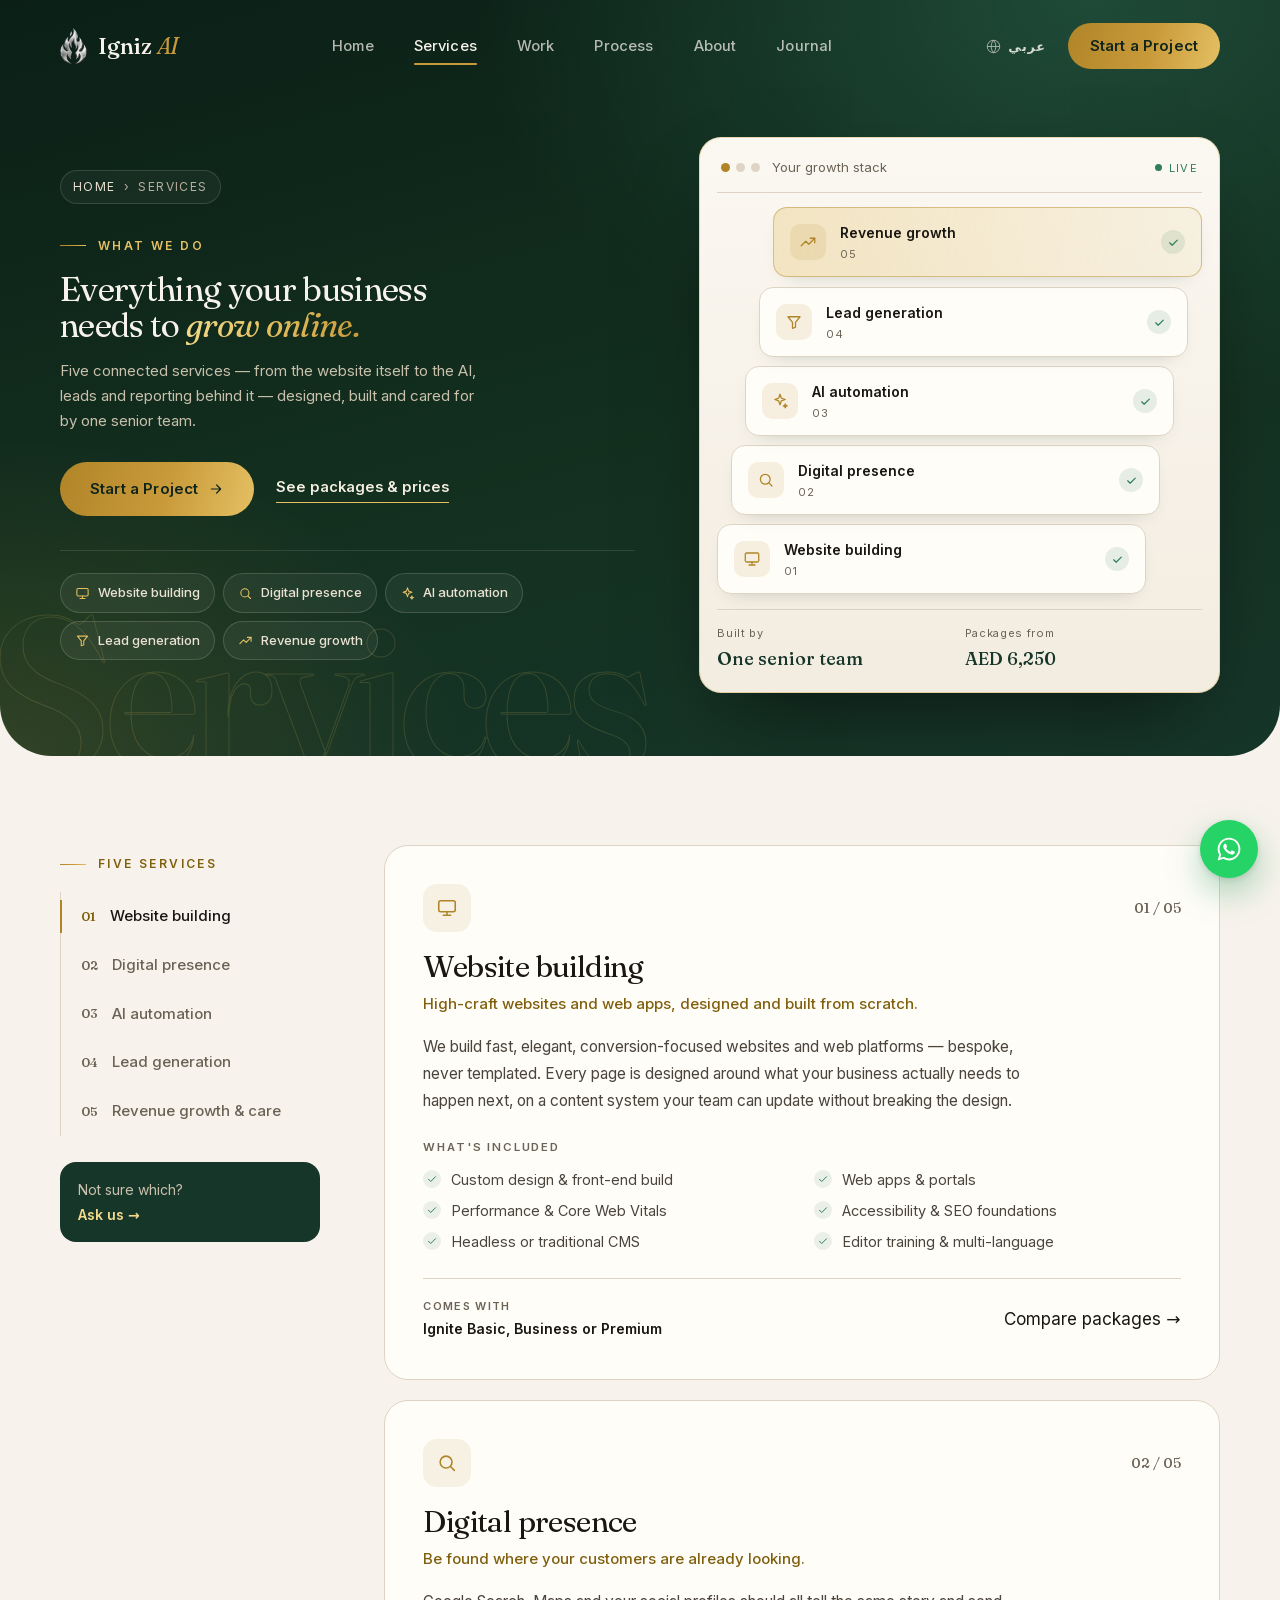
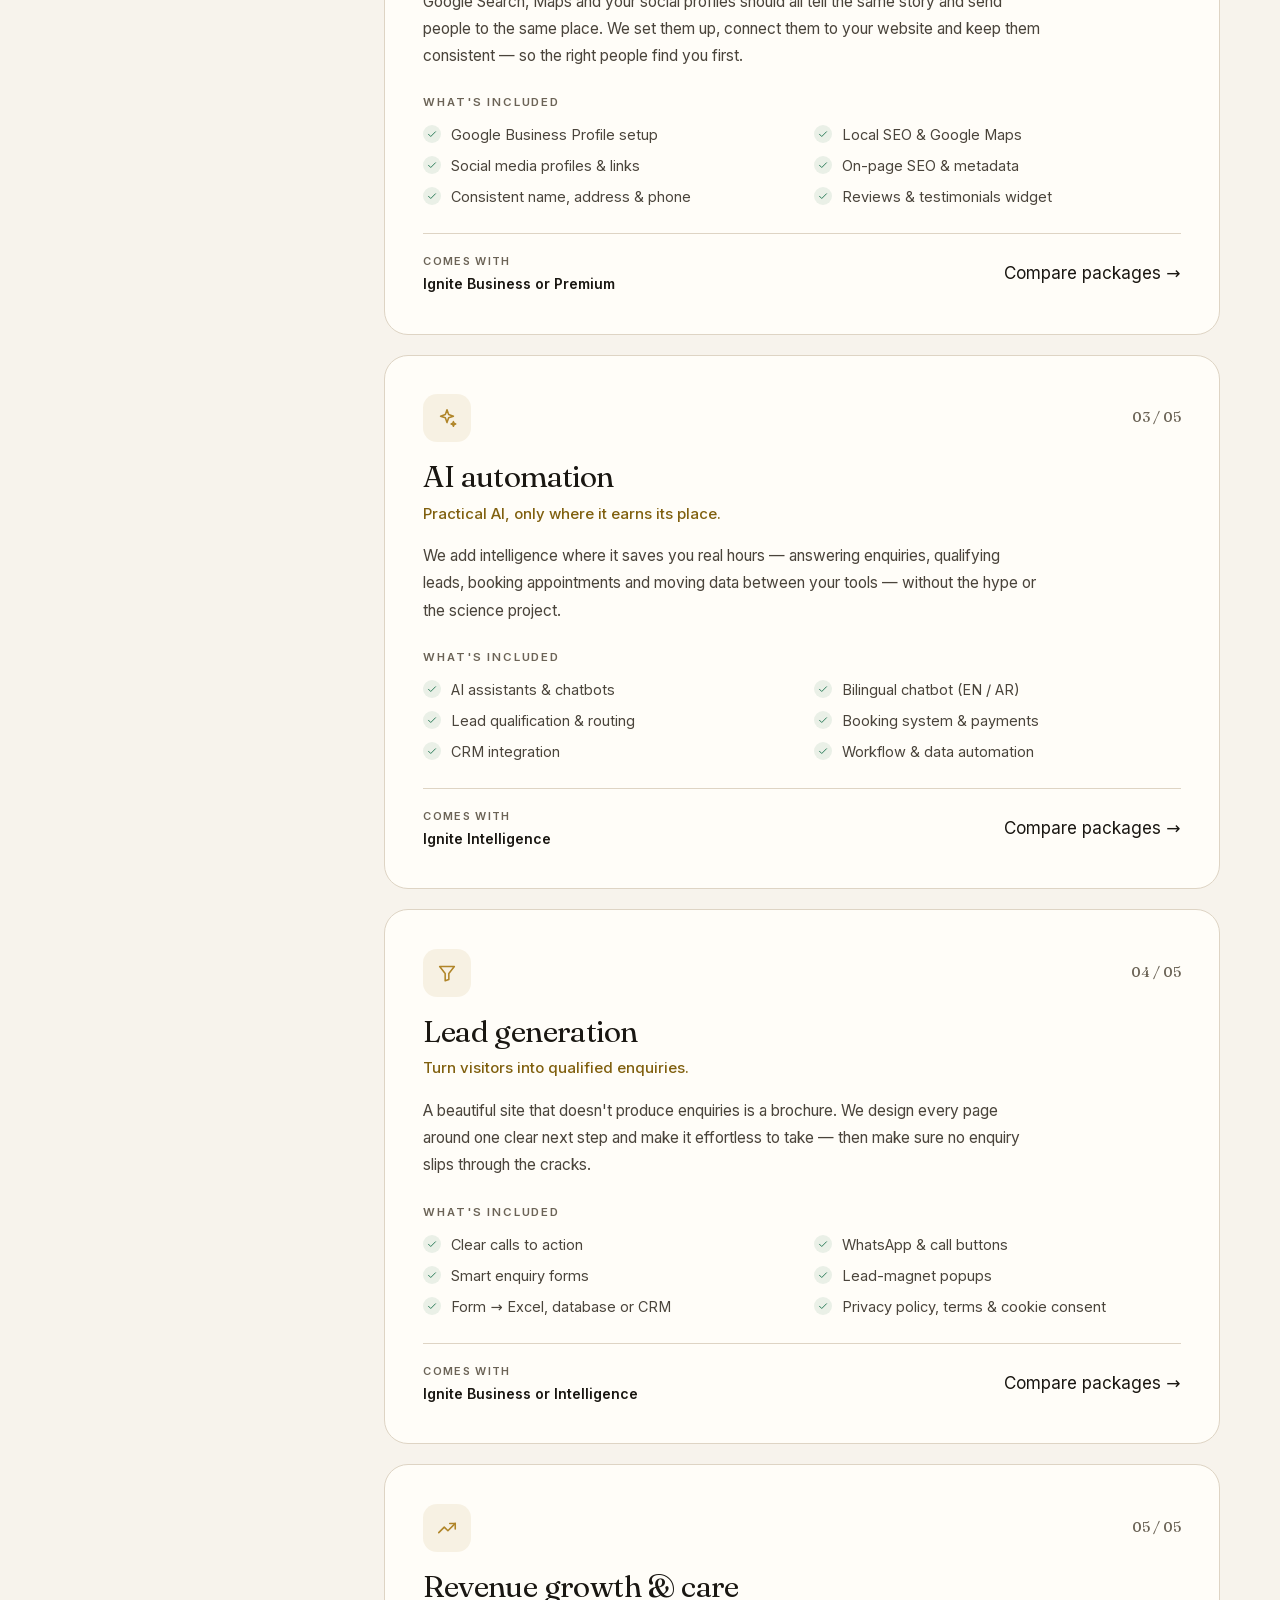
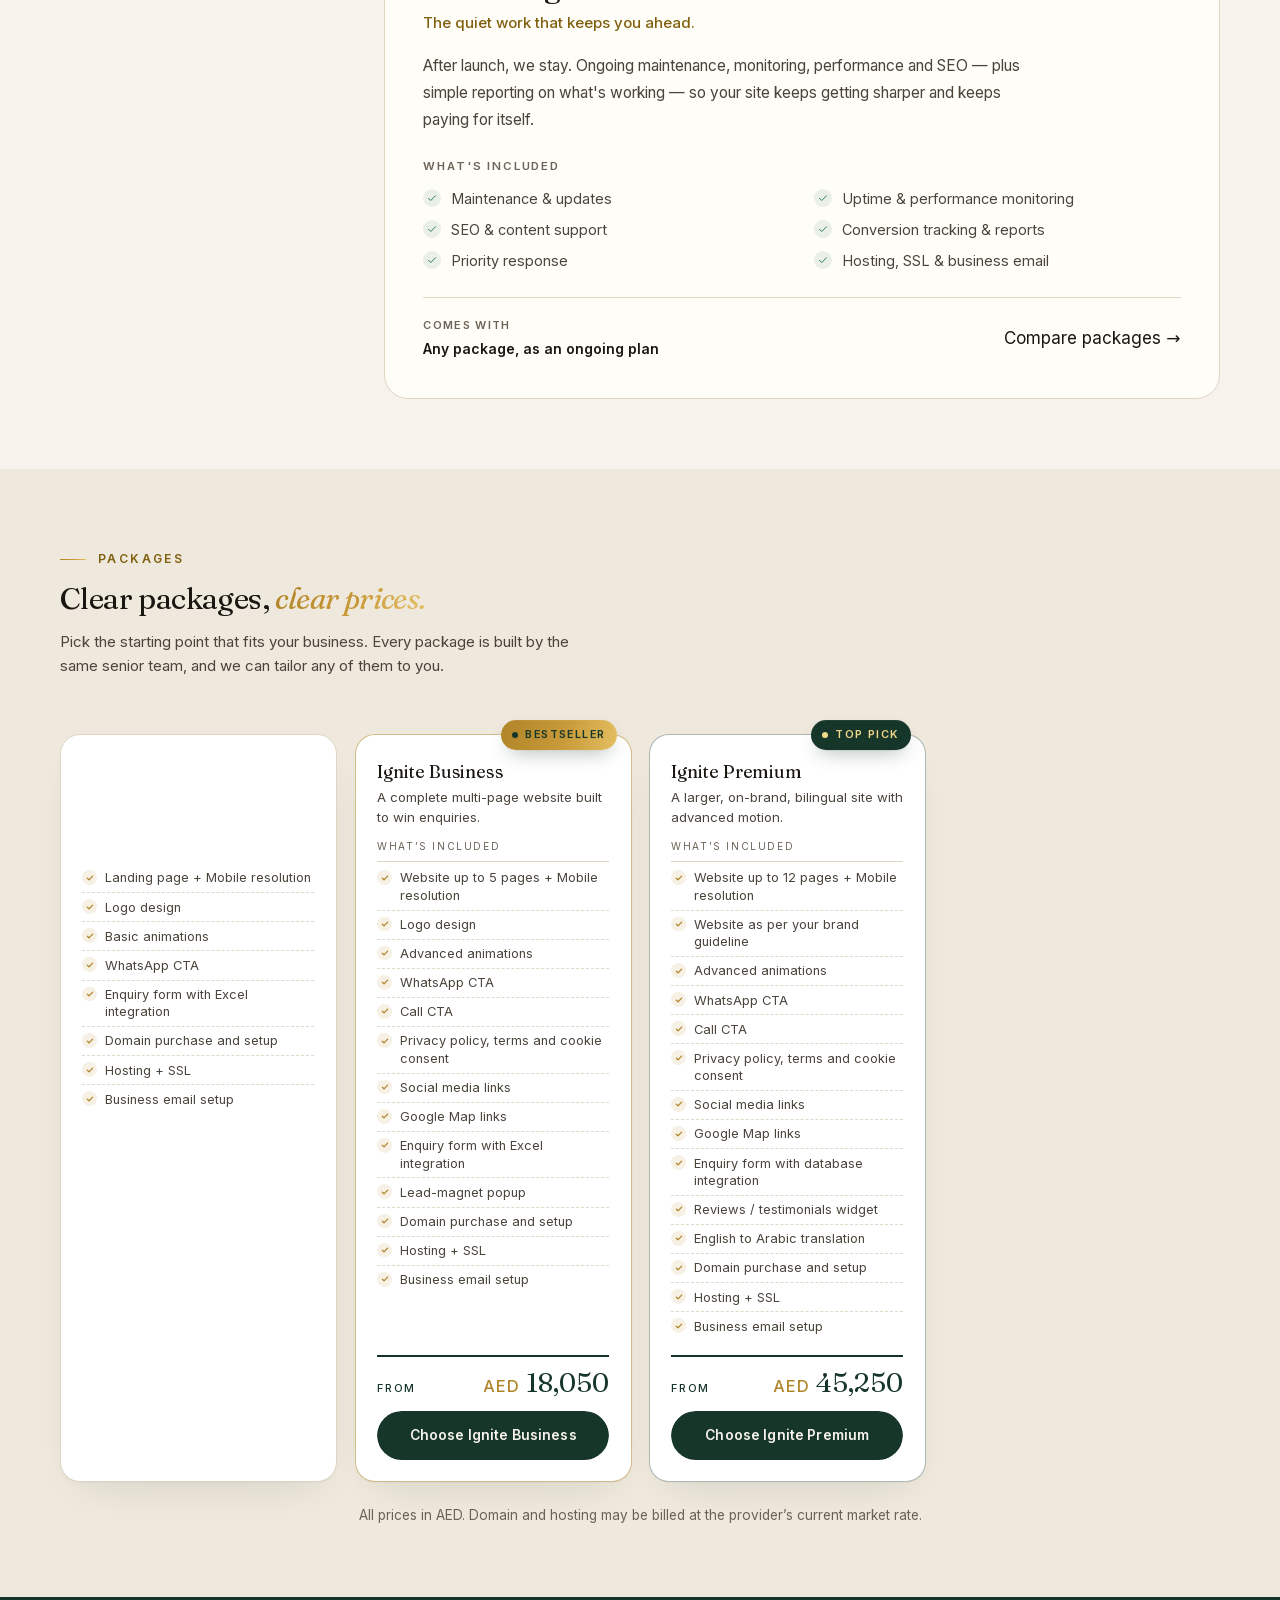
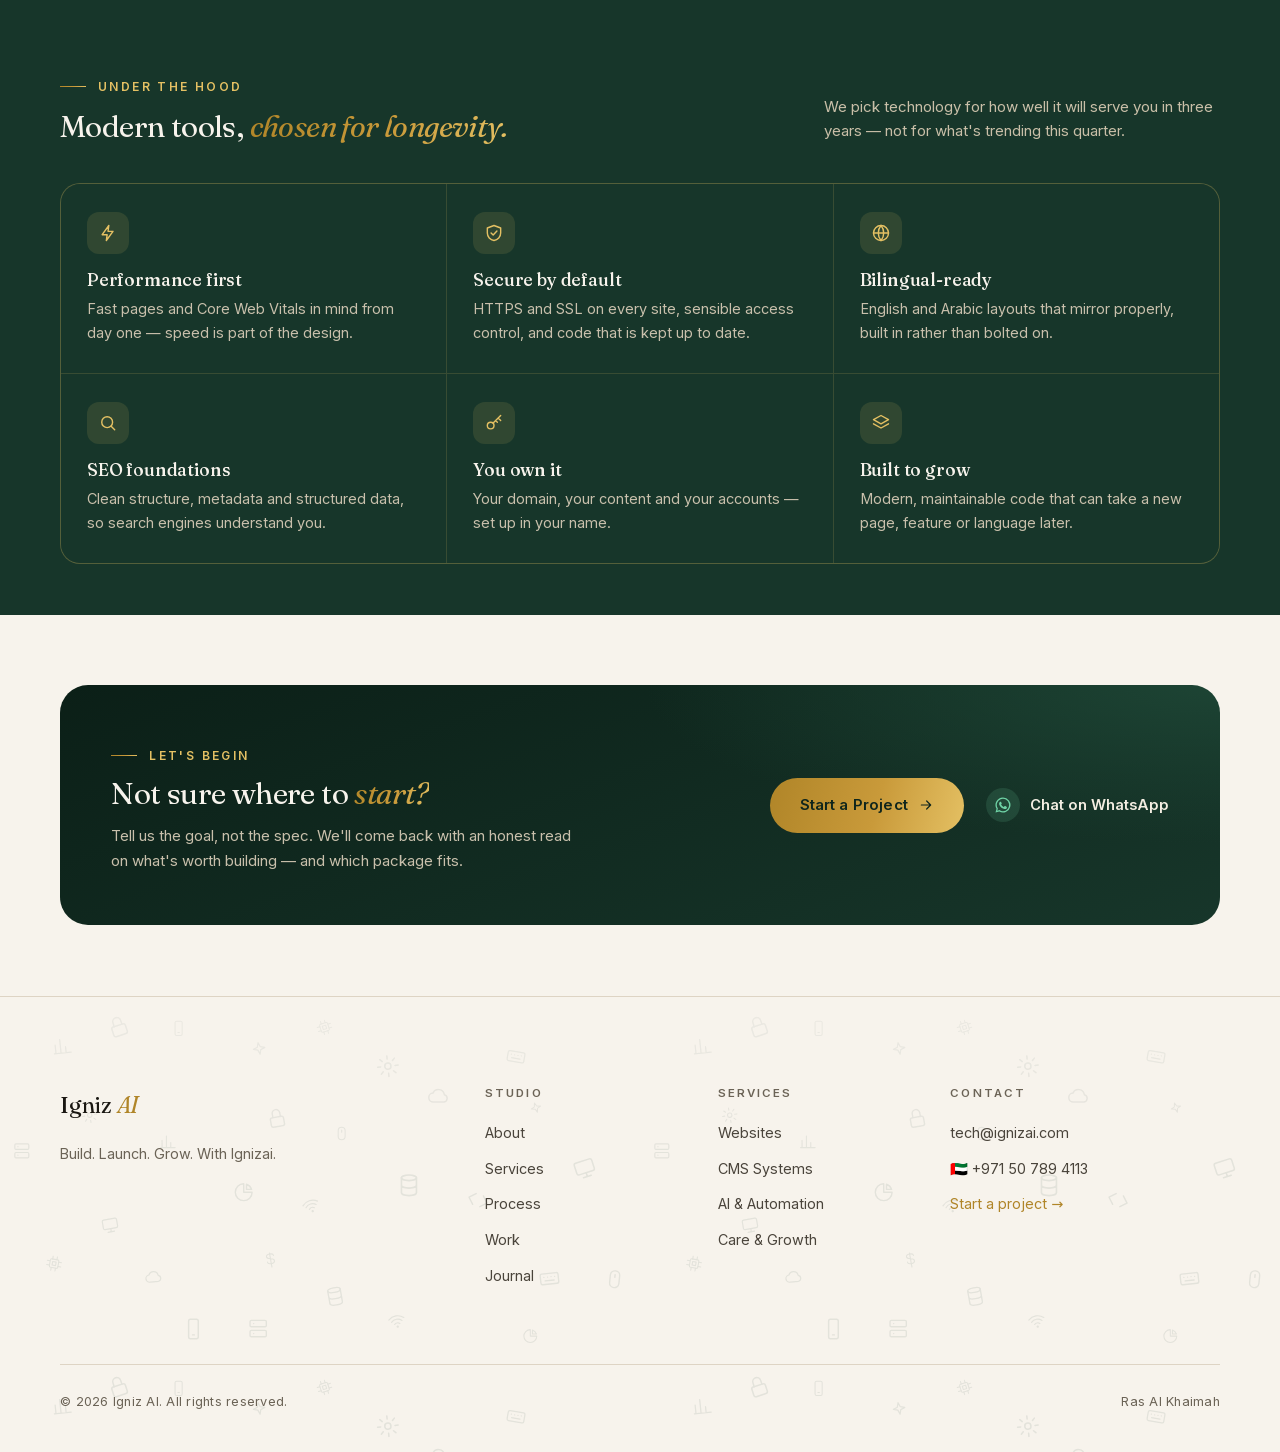
<file: services.html>
<!DOCTYPE html>
<html lang="en">
<head>
  <meta charset="UTF-8" />
  <meta name="viewport" content="width=device-width, initial-scale=1.0, viewport-fit=cover" />
  <title>Web Design, Development &amp; AI Services in the UAE — IgnizAI</title>
  <meta name="description" content="Websites and platforms, CMS systems, AI and automation, and long-term care — one senior studio for the whole digital picture, in the UAE and India." />
  <link rel="icon" href="/favicon.ico" sizes="any">
  <link rel="icon" type="image/png" sizes="48x48" href="/assets/seo/favicon-48.png">
  <link rel="icon" type="image/png" sizes="96x96" href="/assets/seo/favicon-96.png">
  <link rel="icon" type="image/png" sizes="192x192" href="/assets/seo/icon-192.png">
  <link rel="apple-touch-icon" href="/assets/seo/apple-touch-icon.png">
  <meta name="theme-color" content="#17362A">
  <link rel="canonical" href="https://ignizai.com/services.html">
  <meta name="robots" content="index, follow, max-image-preview:large">
  <meta property="og:type" content="website">
  <meta property="og:site_name" content="IgnizAI">
  <meta property="og:title" content="Web Design, Development &amp; AI Services in the UAE — IgnizAI">
  <meta property="og:description" content="Websites and platforms, CMS systems, AI and automation, and long-term care — one senior studio for the whole digital picture, in the UAE and India.">
  <meta property="og:url" content="https://ignizai.com/services.html">
  <meta property="og:image" content="https://ignizai.com/assets/seo/og-image.jpg">
  <meta property="og:image:width" content="1200">
  <meta property="og:image:height" content="630">
  <meta property="og:locale" content="en_US">
  <meta property="og:locale:alternate" content="ar_AE">
  <meta name="twitter:card" content="summary_large_image">
  <meta name="twitter:title" content="Web Design, Development &amp; AI Services in the UAE — IgnizAI">
  <meta name="twitter:description" content="Websites and platforms, CMS systems, AI and automation, and long-term care — one senior studio for the whole digital picture, in the UAE and India.">
  <meta name="twitter:image" content="https://ignizai.com/assets/seo/og-image.jpg">
  <link rel="preload" as="font" type="font/woff2" href="assets/fonts/fraunces-normal-500.woff2" crossorigin>
  <link rel="preload" as="font" type="font/woff2" href="assets/fonts/inter-normal-400.woff2" crossorigin>
  <link rel="stylesheet" href="assets/theme.css?v=20261107">
  <link rel="stylesheet" href="assets/services-page.css?v=20261107">
  <link rel="stylesheet" href="assets/inner-hero.css?v=20261104c">
  <style id="page-styles">
    .svc { display:grid; grid-template-columns:5fr 7fr; gap:60px; align-items:start; padding:70px 0; border-bottom:1px solid var(--line); }
    .svc:last-child { border-bottom:none; }
    .svc__left .num { font-family:var(--font-display); color:var(--gold); font-size:1rem; }
    .svc__title { font-family:var(--font-display); font-size:clamp(1.8rem,3vw,2.6rem); color:var(--ink); font-weight:400; margin:16px 0 14px; line-height:1.1; }
    .svc__tag { font-size:.95rem; color:var(--ink-2); line-height:1.6; }
    .svc__body p { color:var(--ink-2); font-size:1.05rem; line-height:1.75; margin-bottom:22px; }
    .svc__list { display:grid; grid-template-columns:1fr 1fr; gap:12px 28px; margin-top:6px; }
    .svc__list li { display:flex; gap:10px; align-items:flex-start; color:var(--ink-2); font-size:.96rem; }
    .svc__list li::before { content:''; width:7px; height:7px; margin-top:8px; border-radius:50%; background:var(--grad-gold); flex-shrink:0; }
    @media (max-width:820px){ .svc{ grid-template-columns:1fr; gap:24px; } .svc__list{ grid-template-columns:1fr; } }


    .cta-band { text-align:center; }
    .cta-band h2 { font-size:var(--fs-h2); color:#F7F3EC; max-width:20ch; margin:22px auto 0; font-weight:400; }
    .cta-band h2 .ital { color:var(--gold); }
    .cta-band .lead { color:#c9bfa8; margin:20px auto 40px; max-width:56ch; font-size:var(--fs-lead); }
    /* centred section heading (Under the hood) — same scale as every other section heading */
    .sec-head--center { margin-left:auto; margin-right:auto; text-align:center; }
    .sec-head--center .eyebrow { justify-content:center; }
    .sec-head--center .lead { margin-left:auto; margin-right:auto; max-width:56ch; }

    /* ---- Packages ---- */
    .pkgs__head { margin-bottom:40px; }
    /* --pk-s is set by script so the whole row of cards fits the screen height */
    .pkgs__grid { --pk-s:1; display:grid; grid-template-columns:repeat(4, minmax(0,1fr)); gap:18px; align-items:stretch;
      perspective:1600px; padding-top:16px; }
    .pkg { position:relative; display:flex; flex-direction:column; background:var(--surface); border:1px solid var(--line); border-radius:20px;
      font-size:calc(16px * var(--pk-s)); padding:1.75em 1.35em 1.35em;
      box-shadow:0 1px 0 rgba(23,54,42,0.03), 0 18px 40px -24px rgba(23,54,42,0.18);
      transform-style:preserve-3d; will-change:transform; }
    .pkg::after { content:''; position:absolute; inset:0; border-radius:inherit; pointer-events:none; opacity:0; transition:opacity .4s var(--ease);
      background:radial-gradient(420px circle at var(--gx,50%) var(--gy,0%), rgba(228,192,99,0.08), rgba(255,255,255,0) 45%); }
    .pkg.is-tilting::after { opacity:1; }
    .pkg__name { font-family:var(--font-display); font-weight:400; font-size:1.6em; color:var(--ink); margin:0 0 .3em; line-height:1.15; }
    .pkg__tag { font-size:.84em; line-height:1.5; color:var(--ink-2); margin:0; min-height:3em; }
    .pkg__cols { margin:1.1em 0 .2em; padding-bottom:.6em; border-bottom:1px solid var(--line);
      font-size:.64em; letter-spacing:.16em; text-transform:uppercase; color:var(--ink-3); }
    .pkg__list { list-style:none; margin:0; padding:0; flex:1; }
    .pkg__list li { display:flex; align-items:flex-start; gap:.6em; padding:.42em 0; border-bottom:1px dashed rgba(222,212,196,0.9);
      font-size:.82em; line-height:1.35; color:var(--ink-2); }
    .pkg__list li:last-child { border-bottom:none; }
    .pkg__list li::before { content:''; flex-shrink:0; width:1.15em; height:1.15em; margin-top:.05em; border-radius:50%;
      background:var(--gold-soft) url("data:image/svg+xml,%3Csvg xmlns='http://www.w3.org/2000/svg' viewBox='0 0 16 16'%3E%3Cpath d='M4.5 8.3l2.2 2.2 4.8-5' fill='none' stroke='%23B08528' stroke-width='1.7' stroke-linecap='round' stroke-linejoin='round'/%3E%3C/svg%3E") center/80% no-repeat; }
    .pkg__cur { font-size:.6em; letter-spacing:.06em; font-weight:500; }
    .pkg__total { display:flex; justify-content:space-between; align-items:baseline; gap:.6em; margin-top:.9em; padding-top:.8em; border-top:2px solid var(--forest); }
    .pkg__total-label { white-space:nowrap; font-size:.7em; letter-spacing:.16em; text-transform:uppercase; color:var(--forest); font-weight:500; }
    .pkg__total-val { font-family:var(--font-display); font-size:1.75em; line-height:1; color:var(--forest); white-space:nowrap; }
    .pkg__total-val .pkg__cur { font-family:var(--font-body); color:var(--gold); }
    .pkg__cta.btn { margin-top:1em; justify-content:center; width:100%; font-size:.88em; padding:.95em 1em;
      /* gold fill painted in the button's own background (stays inside the rounded shape, also in Safari's 3D) */
      background-color:var(--forest); color:#F7F3EC;
      background-image:linear-gradient(105deg, #B08528 0%, #C99A3A 55%, #E4C063 100%);
      background-repeat:no-repeat; background-position:50% 100%; background-size:100% 0%;
      -webkit-mask-image:-webkit-radial-gradient(white, black); isolation:isolate; backface-visibility:hidden;
      transition:background-size .45s var(--ease), color .3s var(--ease), box-shadow .35s var(--ease), transform .35s var(--ease); }
    .pkg__cta.btn::before { display:none; }
    .pkg__cta.btn:hover, .pkg__cta.btn:focus-visible { background-size:100% 100%; color:var(--forest);
      transform:translateY(-1px); box-shadow:0 12px 26px -10px rgba(176,133,40,0.55); outline:none; }
    .pkg__cta.btn:focus-visible { box-shadow:0 0 0 3px rgba(176,133,40,0.35), 0 12px 26px -10px rgba(176,133,40,0.55); }
    .pkg__cta.btn:active { transform:translateY(0); box-shadow:0 6px 14px -8px rgba(176,133,40,0.5); }
    .pkgs__foot { margin:22px 0 0; font-size:.85rem; color:var(--ink-3); text-align:center; }

    /* badges: Starter / Bestseller / Top pick / AI-powered */
    .pkg__badge { position:absolute; top:0; right:1.2em; z-index:2; overflow:hidden; display:inline-flex; align-items:center; gap:7px;
      padding:6px 12px 6px 11px; border-radius:999px; font-size:.68rem; font-weight:600; letter-spacing:.13em; text-transform:uppercase; white-space:nowrap;
      color:#fff; box-shadow:0 8px 20px -8px rgba(23,54,42,0.45); transform:translateY(-50%); }
    .pkg__badge::before { content:''; width:6px; height:6px; border-radius:50%; background:currentColor; animation:pkgPulse 1.6s ease-in-out infinite; }
    .pkg__badge::after { content:''; position:absolute; top:0; bottom:0; left:-60%; width:45%; transform:skewX(-20deg);
      background:linear-gradient(90deg, rgba(255,255,255,0), rgba(255,255,255,0.35), rgba(255,255,255,0)); animation:pkgShine 2.8s ease-in-out infinite; }
    .pkg__badge > span { position:relative; z-index:1; }
    html[lang="ar"] .pkg__badge { letter-spacing:0; font-size:.78rem; }
    .pkg__badge--top  { background:var(--forest); color:#F3D98B; }
    .pkg__badge--best { background:var(--grad-gold); color:#17362A; }
    .pkg__badge--hot  { background:linear-gradient(105deg,#A8402F,#C9572F); color:#fff; }
    .pkg__badge--ai   { background:linear-gradient(105deg,#0B1F3F,#14305E 60%,#1E4380); color:#F3D98B; }
    .pkg__badge--ai::before { content:'✦'; width:auto; height:auto; background:none; font-size:.95em; line-height:1; letter-spacing:0; animation:pkgTwinkle 1.8s ease-in-out infinite; }
    .pkg--top  { border-color:rgba(23,54,42,0.35); }
    .pkg--best { border-color:rgba(176,133,40,0.55); }
    .pkg--ai   { border-color:rgba(20,48,94,0.30); }
    @keyframes pkgPulse { 0%,100%{ opacity:1; transform:scale(1);} 50%{ opacity:.45; transform:scale(.7);} }
    @keyframes pkgShine { 0%{ left:-60%; } 55%,100%{ left:130%; } }
    @keyframes pkgTwinkle { 0%,100%{ opacity:1; transform:scale(1) rotate(0);} 50%{ opacity:.55; transform:scale(.75) rotate(45deg);} }
    html[dir="rtl"] .pkg__badge { right:auto; left:1.2em; }

    /* reveal one card after another, each over 1.5s */
    .pkg-reveal { opacity:0; transform:translateY(40px); }
    .pkg-reveal.is-in { opacity:1; transform:none; transition:opacity 1.5s var(--ease), transform 1.5s var(--ease); }
    /* after the reveal: a very slight tilt that follows the pointer / finger */
    .pkg-reveal.is-in.is-done { transform:rotateX(var(--rx,0deg)) rotateY(var(--ry,0deg)) translateY(var(--ty,0px));
      transition:transform .6s var(--ease), box-shadow .4s var(--ease), border-color .4s var(--ease); }
    .pkg-reveal.is-in.is-done.is-tilting { transition:transform .2s linear, box-shadow .4s var(--ease), border-color .4s var(--ease); }
    /* lift on hover */
    .pkg-reveal.is-in.is-done.is-hover { --ty:-10px;
      box-shadow:0 2px 0 rgba(23,54,42,0.03), 0 34px 60px -26px rgba(23,54,42,0.38); border-color:rgba(176,133,40,0.55); }
    @media (prefers-reduced-motion: reduce){
      .pkg-reveal { opacity:1 !important; transform:none !important; }
      .pkg__badge::before, .pkg__badge::after { animation:none !important; }
    }

    /* tablet: two columns; phone: one column. Cards keep a readable size and their own height. */
    .pkgs__dots { display:none !important; }
    @media (max-width:1100px){
      .pkgs__grid { --pk-s:1 !important; grid-template-columns:repeat(2, minmax(0,1fr)); gap:34px 22px; align-items:start; padding-top:18px; }
      .pkg { font-size:16px; padding:1.9em 1.5em 1.5em; }
      .pkg__tag { min-height:0; }
      .pkg__list li { font-size:.9em; padding:.55em 0; }
      .pkg__cols { font-size:.68em; }
      .pkg__cta.btn { font-size:.95em; padding:1em 1em; }
    }
    /* tablet: all four cards the same size (both rows match the tallest card) */
    @media (min-width:641px) and (max-width:1100px){
      .pkgs__grid { align-items:stretch; grid-auto-rows:1fr; }
    }
    @media (max-width:640px){
      .pkgs__grid { grid-template-columns:1fr; gap:38px; }
      .pkg { padding:2em 1.3em 1.4em; border-radius:18px; }
      .pkg__name { font-size:1.65em; }
      .pkg__tag { font-size:.9em; }
      .pkg__list li { font-size:.92em; }
      .pkg__total-val { font-size:1.9em; }
      .pkg__badge { right:1em; font-size:.66rem; }
      html[dir="rtl"] .pkg__badge { left:1em; }
      .pkgs__foot { margin-top:26px; font-size:.82rem; }
    }

    /* ---- Package enquiry pop-up ---- */
    .pkg-modal { position:fixed; inset:0; z-index:2000; display:flex; align-items:center; justify-content:center; padding:24px;
      visibility:hidden; opacity:0; transition:opacity .35s var(--ease), visibility 0s linear .35s; }
    .pkg-modal.is-open { visibility:visible; opacity:1; transition:opacity .35s var(--ease); }
    .pkg-modal__backdrop { position:absolute; inset:0; background:rgba(15,37,28,0.55); -webkit-backdrop-filter:blur(6px); backdrop-filter:blur(6px); }
    .pkg-modal__panel { position:relative; width:min(720px, 100%); max-height:calc(100vh - 48px); max-height:calc(100dvh - 48px);
      display:flex; flex-direction:column; background:var(--bg); border:1px solid var(--line); border-radius:24px;
      box-shadow:0 40px 90px -30px rgba(15,37,28,0.55); overflow:hidden;
      transform:translateY(24px) scale(.98); transition:transform .45s var(--ease); }
    .pkg-modal.is-open .pkg-modal__panel { transform:none; }
    .pkg-modal__head { position:relative; padding:26px 72px 18px 32px; border-bottom:1px solid var(--line); background:var(--surface); }
    .pkg-modal__eyebrow { font-size:var(--fs-eyebrow); letter-spacing:.2em; text-transform:uppercase; color:var(--gold); font-weight:500; }
    .pkg-modal__title { font-family:var(--font-display); font-weight:400; font-size:clamp(1.5rem,2.6vw,2rem); color:var(--ink); margin:8px 0 6px; line-height:1.15; }
    .pkg-modal__sub { margin:0; font-size:.92rem; color:var(--ink-2); line-height:1.55; }
    .pkg-modal__close { position:absolute; top:18px; right:18px; width:42px; height:42px; border-radius:50%; border:1px solid var(--line);
      background:var(--bg); color:var(--ink); display:inline-flex; align-items:center; justify-content:center; cursor:pointer;
      transition:background .25s var(--ease), color .25s var(--ease), transform .3s var(--ease), border-color .25s; }
    .pkg-modal__close:hover, .pkg-modal__close:focus-visible { background:var(--forest); color:#F7F3EC; border-color:var(--forest); transform:rotate(90deg); outline:none; }
    .pkg-modal__body { position:relative; overflow-y:auto; -webkit-overflow-scrolling:touch; overscroll-behavior:contain; padding:22px 30px 26px; }
    .pkg-modal__frame { display:block; width:100%; height:640px; border:0; background:transparent; transition:height .25s var(--ease); }
    .pkg-modal__loading { position:absolute; inset:22px 30px auto; display:flex; align-items:center; gap:10px; color:var(--ink-3); font-size:.9rem; }
    .pkg-modal__loading::before { content:''; width:16px; height:16px; border-radius:50%; border:2px solid var(--line); border-top-color:var(--gold); animation:pkgSpin .8s linear infinite; }
    .pkg-modal.is-ready .pkg-modal__loading { display:none; }
    @keyframes pkgSpin { to { transform:rotate(360deg); } }
    html[dir="rtl"] .pkg-modal__head { padding:26px 32px 18px 72px; }
    html[dir="rtl"] .pkg-modal__close { right:auto; left:18px; }
    body.pkg-modal-open { overflow:hidden; }
    @media (max-width:600px){
      .pkg-modal { padding:0; align-items:flex-end; }
      .pkg-modal__panel { width:100%; max-height:94vh; max-height:94dvh; border-radius:22px 22px 0 0; }
      .pkg-modal__head { padding:22px 64px 14px 20px; }
      html[dir="rtl"] .pkg-modal__head { padding:22px 20px 14px 64px; }
      .pkg-modal__close { top:14px; right:14px; width:40px; height:40px; }
      html[dir="rtl"] .pkg-modal__close { left:14px; }
      .pkg-modal__body { padding:16px 18px 22px; }
    }
    @media (prefers-reduced-motion: reduce){ .pkg-modal, .pkg-modal__panel { transition:none; } }

    /* ---- Tighter spacing between sections (Services page only) ---- */
    .page-hero { padding-bottom:64px; }
    .section { padding:clamp(48px, 5.5vw, 84px) 0; }
    .svc { padding:44px 0; gap:48px; }
    .svc:first-child { padding-top:0; }
    .svc:last-child { padding-bottom:0; }
    .section--dark:not(.cta-band) { padding-bottom:clamp(36px, 4vw, 56px); }
    @media (max-width:820px){ .svc { padding:32px 0; gap:18px; } .page-hero { padding-bottom:48px; } }
    .svc[id] { scroll-margin-top:calc(var(--nav-h) + 24px); }
  </style>
</head>
<body>
<div id="page-root">

<nav class="nav nav--on-dark" id="nav" aria-label="Primary">
  <div class="container nav__inner">
    <a href="index.html" class="brand" aria-label="Igniz AI home">
      <img class="brand__mark" src="assets/Ignizailogo-nav.png" alt="" width="27" height="36">
      <span class="brand__name">Igniz <span class="ital">AI</span></span>
    </a>
    <div class="nav__links">
      <a href="index.html" data-i18n="nav-home">Home</a>
      <a href="services.html" class="active" data-i18n="nav-services">Services</a>
      <a href="work.html" data-i18n="nav-work">Work</a>
      <a href="process.html" data-i18n="nav-process">Process</a>
      <a href="about.html" data-i18n="nav-about">About</a>
      <a href="blog.html" data-i18n="nav-blog">Journal</a>
    </div>
    <div class="nav__right">
      <button class="lang-btn" id="langToggleBtn" aria-label="Switch language">
        <svg width="15" height="15" viewBox="0 0 24 24" fill="none" stroke="currentColor" stroke-width="1.6" aria-hidden="true"><circle cx="12" cy="12" r="10"/><path d="M2 12h20M12 2a15 15 0 0 1 0 20M12 2a15 15 0 0 0 0 20"/></svg>
        <span id="langBtnLabel">عربي</span>
      </button>
      <a href="contact.html" class="btn btn--gold nav__cta"><span data-i18n="nav-cta">Start a Project</span></a>
      <button class="hamburger" id="hamburger" aria-label="Open menu" aria-expanded="false"><span></span><span></span><span></span></button>
    </div>
  </div>
</nav>
<div class="mobile-menu" id="mobileMenu">
  <a href="index.html">Home</a>
  <a href="services.html">Services</a>
  <a href="work.html">Work</a>
  <a href="process.html">Process</a>
  <a href="about.html">About</a>
  <a href="blog.html">Journal</a>
  <a href="contact.html">Contact</a>
  <button class="lang-btn mobile-menu__lang" id="langToggleBtnMobile" aria-label="Switch language">
    <svg width="16" height="16" viewBox="0 0 24 24" fill="none" stroke="currentColor" stroke-width="1.6" aria-hidden="true"><circle cx="12" cy="12" r="10"/><path d="M2 12h20M12 2a15 15 0 0 1 0 20M12 2a15 15 0 0 0 0 20"/></svg>
    <span id="langBtnLabelMobile">عربي</span>
  </button>
</div>
<main id="main">

<header class="sv-hero" id="hero" data-word="Services">
  <div class="sv-hero__glow" aria-hidden="true"></div>
  <div class="container sv-hero__inner">
    <div class="sv-hero__copy">
      <div class="sv-hero__crumb"><a href="index.html">Home</a> <span aria-hidden="true">›</span> Services</div>
      <span class="eyebrow" data-i18n="svc-eyebrow">What we do</span>
      <h1 class="sv-hero__title">Everything your business needs to <span class="ital gold-text">grow online.</span></h1>
      <p class="sv-hero__lead">Five connected services — from the website itself to the AI, leads and reporting behind it — designed, built and cared for by one senior team.</p>
      <div class="sv-hero__actions">
        <a href="contact.html" class="btn btn--gold"><span>Start a Project</span><svg viewBox="0 0 24 24" fill="none" stroke="currentColor" stroke-width="1.8" stroke-linecap="round" stroke-linejoin="round" aria-hidden="true"><path d="M5 12h14M13 6l6 6-6 6"/></svg></a>
        <a href="#packages" class="sv-hero__ghost">See packages &amp; prices</a>
      </div>
      <nav class="sv-hero__chips" aria-label="Jump to a service"><a href="#websites" class="svh__chip"><svg viewBox="0 0 24 24" fill="none" stroke="currentColor" stroke-width="1.7" stroke-linecap="round" stroke-linejoin="round" aria-hidden="true"><rect x="3" y="4" width="18" height="12" rx="2"/><path d="M8 20h8M12 16v4"/></svg><span>Website building</span></a><a href="#presence" class="svh__chip"><svg viewBox="0 0 24 24" fill="none" stroke="currentColor" stroke-width="1.7" stroke-linecap="round" stroke-linejoin="round" aria-hidden="true"><circle cx="11" cy="11" r="6.5"/><path d="M20 20l-4.2-4.2"/></svg><span>Digital presence</span></a><a href="#ai" class="svh__chip"><svg viewBox="0 0 24 24" fill="none" stroke="currentColor" stroke-width="1.7" stroke-linecap="round" stroke-linejoin="round" aria-hidden="true"><path d="M12 3l1.8 5.2L19 10l-5.2 1.8L12 17l-1.8-5.2L5 10l5.2-1.8z"/><path d="M19 16l.7 1.8 1.8.7-1.8.7L19 21l-.7-1.8-1.8-.7 1.8-.7z"/></svg><span>AI automation</span></a><a href="#leads" class="svh__chip"><svg viewBox="0 0 24 24" fill="none" stroke="currentColor" stroke-width="1.7" stroke-linecap="round" stroke-linejoin="round" aria-hidden="true"><path d="M4 5h16l-6 7.5V19l-4 1.5v-8z"/></svg><span>Lead generation</span></a><a href="#care" class="svh__chip"><svg viewBox="0 0 24 24" fill="none" stroke="currentColor" stroke-width="1.7" stroke-linecap="round" stroke-linejoin="round" aria-hidden="true"><path d="M3 17l6-6 4 4 8-8"/><path d="M15 7h6v6"/></svg><span>Revenue growth</span></a></nav>
    </div>
    <div class="sv-hero__viz" aria-hidden="true">
      <div class="svh__panel">
        <div class="svh__head"><span class="svh__dots"><i></i><i></i><i></i></span><span>Your growth stack</span><span class="svh__live"><i></i>Live</span></div>
        <ol class="svh__stack"><li class="svh__tile" style="--i:0"><span class="svh__tile-ic"><svg viewBox="0 0 24 24" fill="none" stroke="currentColor" stroke-width="1.7" stroke-linecap="round" stroke-linejoin="round" aria-hidden="true"><rect x="3" y="4" width="18" height="12" rx="2"/><path d="M8 20h8M12 16v4"/></svg></span><span class="svh__tile-t"><b>Website building</b><small>01</small></span><span class="svh__tile-st"><svg viewBox="0 0 24 24" fill="none" stroke="currentColor" stroke-width="2.2" stroke-linecap="round" stroke-linejoin="round" aria-hidden="true"><path d="M5 12.5l4.5 4.5L19 7.5"/></svg></span></li><li class="svh__tile" style="--i:1"><span class="svh__tile-ic"><svg viewBox="0 0 24 24" fill="none" stroke="currentColor" stroke-width="1.7" stroke-linecap="round" stroke-linejoin="round" aria-hidden="true"><circle cx="11" cy="11" r="6.5"/><path d="M20 20l-4.2-4.2"/></svg></span><span class="svh__tile-t"><b>Digital presence</b><small>02</small></span><span class="svh__tile-st"><svg viewBox="0 0 24 24" fill="none" stroke="currentColor" stroke-width="2.2" stroke-linecap="round" stroke-linejoin="round" aria-hidden="true"><path d="M5 12.5l4.5 4.5L19 7.5"/></svg></span></li><li class="svh__tile" style="--i:2"><span class="svh__tile-ic"><svg viewBox="0 0 24 24" fill="none" stroke="currentColor" stroke-width="1.7" stroke-linecap="round" stroke-linejoin="round" aria-hidden="true"><path d="M12 3l1.8 5.2L19 10l-5.2 1.8L12 17l-1.8-5.2L5 10l5.2-1.8z"/><path d="M19 16l.7 1.8 1.8.7-1.8.7L19 21l-.7-1.8-1.8-.7 1.8-.7z"/></svg></span><span class="svh__tile-t"><b>AI automation</b><small>03</small></span><span class="svh__tile-st"><svg viewBox="0 0 24 24" fill="none" stroke="currentColor" stroke-width="2.2" stroke-linecap="round" stroke-linejoin="round" aria-hidden="true"><path d="M5 12.5l4.5 4.5L19 7.5"/></svg></span></li><li class="svh__tile" style="--i:3"><span class="svh__tile-ic"><svg viewBox="0 0 24 24" fill="none" stroke="currentColor" stroke-width="1.7" stroke-linecap="round" stroke-linejoin="round" aria-hidden="true"><path d="M4 5h16l-6 7.5V19l-4 1.5v-8z"/></svg></span><span class="svh__tile-t"><b>Lead generation</b><small>04</small></span><span class="svh__tile-st"><svg viewBox="0 0 24 24" fill="none" stroke="currentColor" stroke-width="2.2" stroke-linecap="round" stroke-linejoin="round" aria-hidden="true"><path d="M5 12.5l4.5 4.5L19 7.5"/></svg></span></li><li class="svh__tile" style="--i:4"><span class="svh__tile-ic"><svg viewBox="0 0 24 24" fill="none" stroke="currentColor" stroke-width="1.7" stroke-linecap="round" stroke-linejoin="round" aria-hidden="true"><path d="M3 17l6-6 4 4 8-8"/><path d="M15 7h6v6"/></svg></span><span class="svh__tile-t"><b>Revenue growth</b><small>05</small></span><span class="svh__tile-st"><svg viewBox="0 0 24 24" fill="none" stroke="currentColor" stroke-width="2.2" stroke-linecap="round" stroke-linejoin="round" aria-hidden="true"><path d="M5 12.5l4.5 4.5L19 7.5"/></svg></span></li></ol>
        <div class="svh__foot">
          <div><small>Built by</small><b>One senior team</b></div>
          <div><small>Packages from</small><b>AED 6,250</b></div>
        </div>
      </div>
    </div>
  </div>
</header>

<section class="section sv-main" id="services-list">
  <div class="container sv-main__inner">
    <aside class="sv-nav" aria-label="Services">
      <span class="eyebrow">Five services</span>
      <ol class="sv-nav__list"><li><a href="#websites" class="sv-nav__link" data-target="websites"><span class="sv-nav__n">01</span><span>Website building</span></a></li><li><a href="#presence" class="sv-nav__link" data-target="presence"><span class="sv-nav__n">02</span><span>Digital presence</span></a></li><li><a href="#ai" class="sv-nav__link" data-target="ai"><span class="sv-nav__n">03</span><span>AI automation</span></a></li><li><a href="#leads" class="sv-nav__link" data-target="leads"><span class="sv-nav__n">04</span><span>Lead generation</span></a></li><li><a href="#care" class="sv-nav__link" data-target="care"><span class="sv-nav__n">05</span><span>Revenue growth &amp; care</span></a></li></ol>
      <a href="contact.html" class="sv-nav__cta">Not sure which? <b>Ask us →</b></a>
    </aside>
    <div class="sv-blocks">
      <article class="sv-block reveal" id="websites">
        <div class="sv-block__top"><span class="sv-block__ic"><svg viewBox="0 0 24 24" fill="none" stroke="currentColor" stroke-width="1.7" stroke-linecap="round" stroke-linejoin="round" aria-hidden="true"><rect x="3" y="4" width="18" height="12" rx="2"/><path d="M8 20h8M12 16v4"/></svg></span><span class="sv-block__n">01 / 05</span></div>
        <h2 class="sv-block__title">Website building</h2>
        <p class="sv-block__tag">High-craft websites and web apps, designed and built from scratch.</p>
        <p class="sv-block__desc">We build fast, elegant, conversion-focused websites and web platforms — bespoke, never templated. Every page is designed around what your business actually needs to happen next, on a content system your team can update without breaking the design.</p>
        <span class="sv-block__label">What's included</span>
        <ul class="sv-block__list"><li><svg viewBox="0 0 24 24" fill="none" stroke="currentColor" stroke-width="2" stroke-linecap="round" stroke-linejoin="round" aria-hidden="true"><path d="M5 12.5l4.5 4.5L19 7.5"/></svg><span>Custom design &amp; front-end build</span></li><li><svg viewBox="0 0 24 24" fill="none" stroke="currentColor" stroke-width="2" stroke-linecap="round" stroke-linejoin="round" aria-hidden="true"><path d="M5 12.5l4.5 4.5L19 7.5"/></svg><span>Web apps &amp; portals</span></li><li><svg viewBox="0 0 24 24" fill="none" stroke="currentColor" stroke-width="2" stroke-linecap="round" stroke-linejoin="round" aria-hidden="true"><path d="M5 12.5l4.5 4.5L19 7.5"/></svg><span>Performance &amp; Core Web Vitals</span></li><li><svg viewBox="0 0 24 24" fill="none" stroke="currentColor" stroke-width="2" stroke-linecap="round" stroke-linejoin="round" aria-hidden="true"><path d="M5 12.5l4.5 4.5L19 7.5"/></svg><span>Accessibility &amp; SEO foundations</span></li><li><svg viewBox="0 0 24 24" fill="none" stroke="currentColor" stroke-width="2" stroke-linecap="round" stroke-linejoin="round" aria-hidden="true"><path d="M5 12.5l4.5 4.5L19 7.5"/></svg><span>Headless or traditional CMS</span></li><li><svg viewBox="0 0 24 24" fill="none" stroke="currentColor" stroke-width="2" stroke-linecap="round" stroke-linejoin="round" aria-hidden="true"><path d="M5 12.5l4.5 4.5L19 7.5"/></svg><span>Editor training &amp; multi-language</span></li></ul>
        <div class="sv-block__foot"><span><small>Comes with</small>Ignite Basic, Business or Premium</span><a href="#packages" class="link-gold">Compare packages →</a></div>
      </article>
      <article class="sv-block reveal" id="presence">
        <div class="sv-block__top"><span class="sv-block__ic"><svg viewBox="0 0 24 24" fill="none" stroke="currentColor" stroke-width="1.7" stroke-linecap="round" stroke-linejoin="round" aria-hidden="true"><circle cx="11" cy="11" r="6.5"/><path d="M20 20l-4.2-4.2"/></svg></span><span class="sv-block__n">02 / 05</span></div>
        <h2 class="sv-block__title">Digital presence</h2>
        <p class="sv-block__tag">Be found where your customers are already looking.</p>
        <p class="sv-block__desc">Google Search, Maps and your social profiles should all tell the same story and send people to the same place. We set them up, connect them to your website and keep them consistent — so the right people find you first.</p>
        <span class="sv-block__label">What's included</span>
        <ul class="sv-block__list"><li><svg viewBox="0 0 24 24" fill="none" stroke="currentColor" stroke-width="2" stroke-linecap="round" stroke-linejoin="round" aria-hidden="true"><path d="M5 12.5l4.5 4.5L19 7.5"/></svg><span>Google Business Profile setup</span></li><li><svg viewBox="0 0 24 24" fill="none" stroke="currentColor" stroke-width="2" stroke-linecap="round" stroke-linejoin="round" aria-hidden="true"><path d="M5 12.5l4.5 4.5L19 7.5"/></svg><span>Local SEO &amp; Google Maps</span></li><li><svg viewBox="0 0 24 24" fill="none" stroke="currentColor" stroke-width="2" stroke-linecap="round" stroke-linejoin="round" aria-hidden="true"><path d="M5 12.5l4.5 4.5L19 7.5"/></svg><span>Social media profiles &amp; links</span></li><li><svg viewBox="0 0 24 24" fill="none" stroke="currentColor" stroke-width="2" stroke-linecap="round" stroke-linejoin="round" aria-hidden="true"><path d="M5 12.5l4.5 4.5L19 7.5"/></svg><span>On-page SEO &amp; metadata</span></li><li><svg viewBox="0 0 24 24" fill="none" stroke="currentColor" stroke-width="2" stroke-linecap="round" stroke-linejoin="round" aria-hidden="true"><path d="M5 12.5l4.5 4.5L19 7.5"/></svg><span>Consistent name, address &amp; phone</span></li><li><svg viewBox="0 0 24 24" fill="none" stroke="currentColor" stroke-width="2" stroke-linecap="round" stroke-linejoin="round" aria-hidden="true"><path d="M5 12.5l4.5 4.5L19 7.5"/></svg><span>Reviews &amp; testimonials widget</span></li></ul>
        <div class="sv-block__foot"><span><small>Comes with</small>Ignite Business or Premium</span><a href="#packages" class="link-gold">Compare packages →</a></div>
      </article>
      <article class="sv-block reveal" id="ai">
        <div class="sv-block__top"><span class="sv-block__ic"><svg viewBox="0 0 24 24" fill="none" stroke="currentColor" stroke-width="1.7" stroke-linecap="round" stroke-linejoin="round" aria-hidden="true"><path d="M12 3l1.8 5.2L19 10l-5.2 1.8L12 17l-1.8-5.2L5 10l5.2-1.8z"/><path d="M19 16l.7 1.8 1.8.7-1.8.7L19 21l-.7-1.8-1.8-.7 1.8-.7z"/></svg></span><span class="sv-block__n">03 / 05</span></div>
        <h2 class="sv-block__title">AI automation</h2>
        <p class="sv-block__tag">Practical AI, only where it earns its place.</p>
        <p class="sv-block__desc">We add intelligence where it saves you real hours — answering enquiries, qualifying leads, booking appointments and moving data between your tools — without the hype or the science project.</p>
        <span class="sv-block__label">What's included</span>
        <ul class="sv-block__list"><li><svg viewBox="0 0 24 24" fill="none" stroke="currentColor" stroke-width="2" stroke-linecap="round" stroke-linejoin="round" aria-hidden="true"><path d="M5 12.5l4.5 4.5L19 7.5"/></svg><span>AI assistants &amp; chatbots</span></li><li><svg viewBox="0 0 24 24" fill="none" stroke="currentColor" stroke-width="2" stroke-linecap="round" stroke-linejoin="round" aria-hidden="true"><path d="M5 12.5l4.5 4.5L19 7.5"/></svg><span>Bilingual chatbot (EN / AR)</span></li><li><svg viewBox="0 0 24 24" fill="none" stroke="currentColor" stroke-width="2" stroke-linecap="round" stroke-linejoin="round" aria-hidden="true"><path d="M5 12.5l4.5 4.5L19 7.5"/></svg><span>Lead qualification &amp; routing</span></li><li><svg viewBox="0 0 24 24" fill="none" stroke="currentColor" stroke-width="2" stroke-linecap="round" stroke-linejoin="round" aria-hidden="true"><path d="M5 12.5l4.5 4.5L19 7.5"/></svg><span>Booking system &amp; payments</span></li><li><svg viewBox="0 0 24 24" fill="none" stroke="currentColor" stroke-width="2" stroke-linecap="round" stroke-linejoin="round" aria-hidden="true"><path d="M5 12.5l4.5 4.5L19 7.5"/></svg><span>CRM integration</span></li><li><svg viewBox="0 0 24 24" fill="none" stroke="currentColor" stroke-width="2" stroke-linecap="round" stroke-linejoin="round" aria-hidden="true"><path d="M5 12.5l4.5 4.5L19 7.5"/></svg><span>Workflow &amp; data automation</span></li></ul>
        <div class="sv-block__foot"><span><small>Comes with</small>Ignite Intelligence</span><a href="#packages" class="link-gold">Compare packages →</a></div>
      </article>
      <article class="sv-block reveal" id="leads">
        <div class="sv-block__top"><span class="sv-block__ic"><svg viewBox="0 0 24 24" fill="none" stroke="currentColor" stroke-width="1.7" stroke-linecap="round" stroke-linejoin="round" aria-hidden="true"><path d="M4 5h16l-6 7.5V19l-4 1.5v-8z"/></svg></span><span class="sv-block__n">04 / 05</span></div>
        <h2 class="sv-block__title">Lead generation</h2>
        <p class="sv-block__tag">Turn visitors into qualified enquiries.</p>
        <p class="sv-block__desc">A beautiful site that doesn't produce enquiries is a brochure. We design every page around one clear next step and make it effortless to take — then make sure no enquiry slips through the cracks.</p>
        <span class="sv-block__label">What's included</span>
        <ul class="sv-block__list"><li><svg viewBox="0 0 24 24" fill="none" stroke="currentColor" stroke-width="2" stroke-linecap="round" stroke-linejoin="round" aria-hidden="true"><path d="M5 12.5l4.5 4.5L19 7.5"/></svg><span>Clear calls to action</span></li><li><svg viewBox="0 0 24 24" fill="none" stroke="currentColor" stroke-width="2" stroke-linecap="round" stroke-linejoin="round" aria-hidden="true"><path d="M5 12.5l4.5 4.5L19 7.5"/></svg><span>WhatsApp &amp; call buttons</span></li><li><svg viewBox="0 0 24 24" fill="none" stroke="currentColor" stroke-width="2" stroke-linecap="round" stroke-linejoin="round" aria-hidden="true"><path d="M5 12.5l4.5 4.5L19 7.5"/></svg><span>Smart enquiry forms</span></li><li><svg viewBox="0 0 24 24" fill="none" stroke="currentColor" stroke-width="2" stroke-linecap="round" stroke-linejoin="round" aria-hidden="true"><path d="M5 12.5l4.5 4.5L19 7.5"/></svg><span>Lead-magnet popups</span></li><li><svg viewBox="0 0 24 24" fill="none" stroke="currentColor" stroke-width="2" stroke-linecap="round" stroke-linejoin="round" aria-hidden="true"><path d="M5 12.5l4.5 4.5L19 7.5"/></svg><span>Form → Excel, database or CRM</span></li><li><svg viewBox="0 0 24 24" fill="none" stroke="currentColor" stroke-width="2" stroke-linecap="round" stroke-linejoin="round" aria-hidden="true"><path d="M5 12.5l4.5 4.5L19 7.5"/></svg><span>Privacy policy, terms &amp; cookie consent</span></li></ul>
        <div class="sv-block__foot"><span><small>Comes with</small>Ignite Business or Intelligence</span><a href="#packages" class="link-gold">Compare packages →</a></div>
      </article>
      <article class="sv-block reveal" id="care">
        <div class="sv-block__top"><span class="sv-block__ic"><svg viewBox="0 0 24 24" fill="none" stroke="currentColor" stroke-width="1.7" stroke-linecap="round" stroke-linejoin="round" aria-hidden="true"><path d="M3 17l6-6 4 4 8-8"/><path d="M15 7h6v6"/></svg></span><span class="sv-block__n">05 / 05</span></div>
        <h2 class="sv-block__title">Revenue growth &amp; care</h2>
        <p class="sv-block__tag">The quiet work that keeps you ahead.</p>
        <p class="sv-block__desc">After launch, we stay. Ongoing maintenance, monitoring, performance and SEO — plus simple reporting on what's working — so your site keeps getting sharper and keeps paying for itself.</p>
        <span class="sv-block__label">What's included</span>
        <ul class="sv-block__list"><li><svg viewBox="0 0 24 24" fill="none" stroke="currentColor" stroke-width="2" stroke-linecap="round" stroke-linejoin="round" aria-hidden="true"><path d="M5 12.5l4.5 4.5L19 7.5"/></svg><span>Maintenance &amp; updates</span></li><li><svg viewBox="0 0 24 24" fill="none" stroke="currentColor" stroke-width="2" stroke-linecap="round" stroke-linejoin="round" aria-hidden="true"><path d="M5 12.5l4.5 4.5L19 7.5"/></svg><span>Uptime &amp; performance monitoring</span></li><li><svg viewBox="0 0 24 24" fill="none" stroke="currentColor" stroke-width="2" stroke-linecap="round" stroke-linejoin="round" aria-hidden="true"><path d="M5 12.5l4.5 4.5L19 7.5"/></svg><span>SEO &amp; content support</span></li><li><svg viewBox="0 0 24 24" fill="none" stroke="currentColor" stroke-width="2" stroke-linecap="round" stroke-linejoin="round" aria-hidden="true"><path d="M5 12.5l4.5 4.5L19 7.5"/></svg><span>Conversion tracking &amp; reports</span></li><li><svg viewBox="0 0 24 24" fill="none" stroke="currentColor" stroke-width="2" stroke-linecap="round" stroke-linejoin="round" aria-hidden="true"><path d="M5 12.5l4.5 4.5L19 7.5"/></svg><span>Priority response</span></li><li><svg viewBox="0 0 24 24" fill="none" stroke="currentColor" stroke-width="2" stroke-linecap="round" stroke-linejoin="round" aria-hidden="true"><path d="M5 12.5l4.5 4.5L19 7.5"/></svg><span>Hosting, SSL &amp; business email</span></li></ul>
        <div class="sv-block__foot"><span><small>Comes with</small>Any package, as an ongoing plan</span><a href="#packages" class="link-gold">Compare packages →</a></div>
      </article>
    </div>
  </div>
</section>

<section class="section section--alt pkgs" id="packages">
  <div class="container">
    <div class="sec-head reveal pkgs__head">
      <span class="eyebrow">Packages</span>
      <h2>Clear packages, <span class="ital gold-text">clear prices.</span></h2>
      <p class="lead">Pick the starting point that fits your business. Every package is built by the same senior team, and we can tailor any of them to you.</p>
    </div>
    <div class="pkgs__grid">
      <article class="pkg pkg-reveal pkg--hot">
        <span class="pkg__badge pkg__badge--hot"><span>Starter</span></span>
        <div class="pkg__head">
          <h3 class="pkg__name">Ignite Basic</h3>
          <p class="pkg__tag">A sharp, mobile-ready landing page to get you online fast.</p>
        </div>
        <div class="pkg__cols"><span>What’s included</span></div>
        <ul class="pkg__list">
          <li><span class="pkg__item">Landing page + Mobile resolution</span></li>
          <li><span class="pkg__item">Logo design</span></li>
          <li><span class="pkg__item">Basic animations</span></li>
          <li><span class="pkg__item">WhatsApp CTA</span></li>
          <li><span class="pkg__item">Enquiry form with Excel integration</span></li>
          <li><span class="pkg__item">Domain purchase and setup</span></li>
          <li><span class="pkg__item">Hosting + SSL</span></li>
          <li><span class="pkg__item">Business email setup</span></li>
        </ul>
        <div class="pkg__total"><span class="pkg__total-label">From</span><span class="pkg__total-val"><span class="pkg__cur">AED</span> 6,250</span></div>
        <a href="contact.html" class="btn btn--gold pkg__cta" data-pkg="Ignite Basic"><span>Choose Ignite Basic</span></a>
      </article>
      <article class="pkg pkg-reveal pkg--best">
        <span class="pkg__badge pkg__badge--best"><span>Bestseller</span></span>
        <div class="pkg__head">
          <h3 class="pkg__name">Ignite Business</h3>
          <p class="pkg__tag">A complete multi-page website built to win enquiries.</p>
        </div>
        <div class="pkg__cols"><span>What’s included</span></div>
        <ul class="pkg__list">
          <li><span class="pkg__item">Website up to 5 pages + Mobile resolution</span></li>
          <li><span class="pkg__item">Logo design</span></li>
          <li><span class="pkg__item">Advanced animations</span></li>
          <li><span class="pkg__item">WhatsApp CTA</span></li>
          <li><span class="pkg__item">Call CTA</span></li>
          <li><span class="pkg__item">Privacy policy, terms and cookie consent</span></li>
          <li><span class="pkg__item">Social media links</span></li>
          <li><span class="pkg__item">Google Map links</span></li>
          <li><span class="pkg__item">Enquiry form with Excel integration</span></li>
          <li><span class="pkg__item">Lead-magnet popup</span></li>
          <li><span class="pkg__item">Domain purchase and setup</span></li>
          <li><span class="pkg__item">Hosting + SSL</span></li>
          <li><span class="pkg__item">Business email setup</span></li>
        </ul>
        <div class="pkg__total"><span class="pkg__total-label">From</span><span class="pkg__total-val"><span class="pkg__cur">AED</span> 18,050</span></div>
        <a href="contact.html" class="btn btn--gold pkg__cta" data-pkg="Ignite Business"><span>Choose Ignite Business</span></a>
      </article>
      <article class="pkg pkg-reveal pkg--top">
        <span class="pkg__badge pkg__badge--top"><span>Top pick</span></span>
        <div class="pkg__head">
          <h3 class="pkg__name">Ignite Premium</h3>
          <p class="pkg__tag">A larger, on-brand, bilingual site with advanced motion.</p>
        </div>
        <div class="pkg__cols"><span>What’s included</span></div>
        <ul class="pkg__list">
          <li><span class="pkg__item">Website up to 12 pages + Mobile resolution</span></li>
          <li><span class="pkg__item">Website as per your brand guideline</span></li>
          <li><span class="pkg__item">Advanced animations</span></li>
          <li><span class="pkg__item">WhatsApp CTA</span></li>
          <li><span class="pkg__item">Call CTA</span></li>
          <li><span class="pkg__item">Privacy policy, terms and cookie consent</span></li>
          <li><span class="pkg__item">Social media links</span></li>
          <li><span class="pkg__item">Google Map links</span></li>
          <li><span class="pkg__item">Enquiry form with database integration</span></li>
          <li><span class="pkg__item">Reviews / testimonials widget</span></li>
          <li><span class="pkg__item">English to Arabic translation</span></li>
          <li><span class="pkg__item">Domain purchase and setup</span></li>
          <li><span class="pkg__item">Hosting + SSL</span></li>
          <li><span class="pkg__item">Business email setup</span></li>
        </ul>
        <div class="pkg__total"><span class="pkg__total-label">From</span><span class="pkg__total-val"><span class="pkg__cur">AED</span> 45,250</span></div>
        <a href="contact.html" class="btn btn--gold pkg__cta" data-pkg="Ignite Premium"><span>Choose Ignite Premium</span></a>
      </article>
      <article class="pkg pkg-reveal pkg--ai">
        <span class="pkg__badge pkg__badge--ai"><span>AI-powered</span></span>
        <div class="pkg__head">
          <h3 class="pkg__name">Ignite Intelligence</h3>
          <p class="pkg__tag">Bookings, payments, CRM and AI — added to your website.</p>
        </div>
        <div class="pkg__cols"><span>What’s included</span></div>
        <ul class="pkg__list">
          <li><span class="pkg__item">Advanced animations</span></li>
          <li><span class="pkg__item">Booking system</span></li>
          <li><span class="pkg__item">Payment gateway</span></li>
          <li><span class="pkg__item">Enquiry form with CRM integration</span></li>
          <li><span class="pkg__item">AI chatbot — FAQs</span></li>
          <li><span class="pkg__item">Lead-magnet popup</span></li>
          <li><span class="pkg__item">Bilingual chatbot</span></li>
        </ul>
        <div class="pkg__total"><span class="pkg__total-label">From</span><span class="pkg__total-val"><span class="pkg__cur">AED</span> 22,100</span></div>
        <a href="contact.html" class="btn btn--gold pkg__cta" data-pkg="Ignite Intelligence"><span>Choose Ignite Intelligence</span></a>
      </article>
    </div>
    <div class="pkgs__dots" role="tablist" aria-label="Packages"></div>
    <p class="pkgs__foot">All prices in AED. Domain and hosting may be billed at the provider’s current market rate.</p>
  </div>
</section>

<section class="section section--dark sv-hood">
  <div class="container">
    <div class="sec-head sv-hood__head reveal">
      <div>
        <span class="eyebrow">Under the hood</span>
        <h2>Modern tools, <span class="ital gold-text">chosen for longevity.</span></h2>
      </div>
      <p class="lead">We pick technology for how well it will serve you in three years — not for what's trending this quarter.</p>
    </div>
    <div class="sv-hood__grid">
      <div class="sv-hood__item reveal reveal-d1"><span class="sv-hood__ic"><svg viewBox="0 0 24 24" fill="none" stroke="currentColor" stroke-width="1.7" stroke-linecap="round" stroke-linejoin="round" aria-hidden="true"><path d="M13 3L5 14h6l-1 7 8-11h-6l1-7z"/></svg></span><h3>Performance first</h3><p>Fast pages and Core Web Vitals in mind from day one — speed is part of the design.</p></div>
      <div class="sv-hood__item reveal reveal-d2"><span class="sv-hood__ic"><svg viewBox="0 0 24 24" fill="none" stroke="currentColor" stroke-width="1.7" stroke-linecap="round" stroke-linejoin="round" aria-hidden="true"><path d="M12 3l8 3v6c0 4.5-3.4 8.3-8 9-4.6-.7-8-4.5-8-9V6z"/><path d="M8.5 12l2.5 2.5 4.5-5"/></svg></span><h3>Secure by default</h3><p>HTTPS and SSL on every site, sensible access control, and code that is kept up to date.</p></div>
      <div class="sv-hood__item reveal reveal-d3"><span class="sv-hood__ic"><svg viewBox="0 0 24 24" fill="none" stroke="currentColor" stroke-width="1.7" stroke-linecap="round" stroke-linejoin="round" aria-hidden="true"><circle cx="12" cy="12" r="9"/><path d="M3 12h18M12 3a14 14 0 0 1 0 18M12 3a14 14 0 0 0 0 18"/></svg></span><h3>Bilingual-ready</h3><p>English and Arabic layouts that mirror properly, built in rather than bolted on.</p></div>
      <div class="sv-hood__item reveal reveal-d1"><span class="sv-hood__ic"><svg viewBox="0 0 24 24" fill="none" stroke="currentColor" stroke-width="1.7" stroke-linecap="round" stroke-linejoin="round" aria-hidden="true"><circle cx="11" cy="11" r="6.5"/><path d="M20 20l-4.2-4.2"/></svg></span><h3>SEO foundations</h3><p>Clean structure, metadata and structured data, so search engines understand you.</p></div>
      <div class="sv-hood__item reveal reveal-d2"><span class="sv-hood__ic"><svg viewBox="0 0 24 24" fill="none" stroke="currentColor" stroke-width="1.7" stroke-linecap="round" stroke-linejoin="round" aria-hidden="true"><circle cx="8" cy="15" r="4"/><path d="M11 12l9-9M17 6l3 3M14 9l2 2"/></svg></span><h3>You own it</h3><p>Your domain, your content and your accounts — set up in your name.</p></div>
      <div class="sv-hood__item reveal reveal-d3"><span class="sv-hood__ic"><svg viewBox="0 0 24 24" fill="none" stroke="currentColor" stroke-width="1.7" stroke-linecap="round" stroke-linejoin="round" aria-hidden="true"><path d="M12 3l9 5-9 5-9-5z"/><path d="M3 13l9 5 9-5"/></svg></span><h3>Built to grow</h3><p>Modern, maintainable code that can take a new page, feature or language later.</p></div>
    </div>
  </div>
</section>
<section class="section cta-band sv-cta">
  <div class="container">
    <div class="sv-cta__box reveal">
      <div>
        <span class="eyebrow">Let's begin</span>
        <h2>Not sure where to <span class="ital gold-text">start?</span></h2>
        <p class="lead">Tell us the goal, not the spec. We'll come back with an honest read on what's worth building — and which package fits.</p>
      </div>
      <div class="sv-cta__actions">
        <a href="contact.html" class="btn btn--gold"><span>Start a Project</span><svg viewBox="0 0 24 24" fill="none" stroke="currentColor" stroke-width="1.8" stroke-linecap="round" stroke-linejoin="round" aria-hidden="true"><path d="M5 12h14M13 6l6 6-6 6"/></svg></a>
        <a href="https://wa.me/971507894113?text=Hi%20IgnizAI%2C%20I%27d%20like%20to%20discuss%20a%20project." class="sv-cta__wa" target="_blank" rel="noopener"><span aria-hidden="true"><svg viewBox="0 0 24 24" fill="currentColor"><path d="M12 2a10 10 0 0 0-8.6 15.1L2 22l5-1.3A10 10 0 1 0 12 2zm0 18.2c-1.5 0-3-.4-4.3-1.2l-.3-.2-3 .8.8-2.9-.2-.3A8.2 8.2 0 1 1 12 20.2zm4.5-6.1c-.2-.1-1.5-.7-1.7-.8-.2-.1-.4-.1-.6.1l-.8 1c-.1.2-.3.2-.5.1a6.7 6.7 0 0 1-3.3-2.9c-.3-.4.2-.4.7-1.3.1-.2 0-.3 0-.4l-.8-1.8c-.2-.5-.4-.4-.6-.4h-.5a1 1 0 0 0-.7.3 3 3 0 0 0-.9 2.2c0 1.3.9 2.5 1 2.7.1.2 1.8 2.8 4.4 3.9 1.6.7 2.3.8 3.1.6.5-.1 1.5-.6 1.7-1.2.2-.6.2-1.1.2-1.2-.1-.1-.3-.2-.5-.3z"/></svg></span>Chat on WhatsApp</a>
      </div>
    </div>
  </div>
</section>

<div class="pkg-modal" id="pkgModal" aria-hidden="true">
  <div class="pkg-modal__backdrop" data-close></div>
  <div class="pkg-modal__panel" role="dialog" aria-modal="true" aria-labelledby="pkgModalTitle">
    <div class="pkg-modal__head">
      <span class="pkg-modal__eyebrow">Ignite Packages</span>
      <h2 class="pkg-modal__title" id="pkgModalTitle">Choose your package</h2>
      <p class="pkg-modal__sub">Share a few details and we’ll reply within one business day.</p>
      <button type="button" class="pkg-modal__close" id="pkgModalClose" aria-label="Close" data-close>
        <svg width="16" height="16" viewBox="0 0 16 16" fill="none" aria-hidden="true"><path d="M3 3l10 10M13 3L3 13" stroke="currentColor" stroke-width="1.8" stroke-linecap="round"/></svg>
      </button>
    </div>
    <div class="pkg-modal__body">
      <div class="pkg-modal__loading">Loading form…</div>
      <iframe class="pkg-modal__frame" id="pkgModalFrame" title="Package enquiry form" loading="lazy"></iframe>
    </div>
  </div>
</div>

</main>
<footer class="footer">
  <div class="container">
    <div class="footer__grid">
      <div class="footer__brand">
        <span class="brand__name">Igniz <span class="ital">AI</span></span>
        <p>Build. Launch. Grow. With Ignizai.</p>
      </div>
      <div><h4>Studio</h4><a href="about.html">About</a><a href="services.html">Services</a><a href="process.html">Process</a><a href="work.html">Work</a><a href="blog.html">Journal</a></div>
      <div><h4>Services</h4><a href="services.html">Websites</a><a href="services.html">CMS Systems</a><a href="services.html">AI &amp; Automation</a><a href="services.html">Care &amp; Growth</a></div>
      <div><h4>Contact</h4><a href="mailto:tech@ignizai.com">tech@ignizai.com</a><a href="tel:+971507894113">🇦🇪 +971 50 789 4113</a><a href="contact.html" class="link-gold" style="color:var(--gold)">Start a project →</a></div>
    </div>
    <div class="footer__bottom"><span>© 2026 Igniz AI. All rights reserved.</span><span>Ras Al Khaimah</span></div>
  </div>
</footer>

</div>
<!-- WhatsApp floating button -->
<a class="wa-float" href="https://wa.me/971507894113?text=Hi%20IgnizAI%2C%20I%27d%20like%20to%20discuss%20a%20project." target="_blank" rel="noopener noreferrer" aria-label="Chat with us on WhatsApp">
  <svg width="28" height="28" viewBox="0 0 32 32" aria-hidden="true"><path fill="currentColor" d="M16.04 3C8.86 3 3.02 8.83 3.02 16c0 2.29.6 4.53 1.74 6.5L3 29l6.68-1.75A13 13 0 0 0 16.04 29C23.2 29 29 23.17 29 16S23.2 3 16.04 3Zm0 23.8c-1.98 0-3.92-.53-5.61-1.53l-.4-.24-3.96 1.04 1.06-3.86-.26-.4A10.76 10.76 0 0 1 5.23 16c0-5.95 4.85-10.8 10.81-10.8 5.95 0 10.78 4.85 10.78 10.8 0 5.96-4.83 10.8-10.78 10.8Zm5.92-8.09c-.32-.16-1.92-.95-2.22-1.06-.3-.11-.51-.16-.73.16-.21.32-.84 1.06-1.03 1.28-.19.21-.38.24-.7.08-.32-.16-1.37-.5-2.6-1.6-.96-.86-1.61-1.92-1.8-2.24-.19-.32-.02-.5.14-.66.15-.14.32-.38.49-.57.16-.19.21-.32.32-.54.11-.21.05-.4-.03-.56-.08-.16-.73-1.76-1-2.41-.26-.63-.53-.54-.73-.55h-.62c-.21 0-.56.08-.86.4-.3.32-1.13 1.1-1.13 2.69 0 1.58 1.16 3.12 1.32 3.33.16.21 2.28 3.48 5.52 4.88.77.33 1.37.53 1.84.68.77.25 1.48.21 2.03.13.62-.09 1.92-.78 2.19-1.54.27-.76.27-1.41.19-1.54-.08-.14-.3-.22-.62-.38Z"/></svg>
  <span class="wa-float__label">Chat on WhatsApp</span>
</a>
<script>
/* Packages: cards reveal one after another (1.5s each) as they scroll into view.
   Cards that enter together are staggered 0.35s apart. */
(function(){
  var cards=[].slice.call(document.querySelectorAll('.pkg-reveal')); if(!cards.length) return;
  var queue=0, timer=null;
  function show(c){ c.classList.add('is-in'); setTimeout(function(){ c.classList.add('is-done'); }, 1550); }
  function enqueue(c){ setTimeout(function(){ show(c); }, queue*350); queue++;
    clearTimeout(timer); timer=setTimeout(function(){ queue=0; }, 360); }
  if(!('IntersectionObserver' in window)) return cards.forEach(show);
  var io=new IntersectionObserver(function(es){
    es.filter(function(e){ return e.isIntersecting; })
      .sort(function(x,y){ return cards.indexOf(x.target)-cards.indexOf(y.target); })
      .forEach(function(e){ io.unobserve(e.target); enqueue(e.target); });
  },{threshold:0, rootMargin:'0px 0px -12% 0px'});
  cards.forEach(function(c){ io.observe(c); });

  /* Tilt: the card leans toward wherever the mouse (or finger) is. */
  if(window.matchMedia('(prefers-reduced-motion: reduce)').matches) return;
  var MAX_Y=2.5, MAX_X=1.5;
  cards.forEach(function(c){
    var raf=0, px=0, py=0;
    function apply(){ raf=0;
      var r=c.getBoundingClientRect(), x=(px-r.left)/r.width, y=(py-r.top)/r.height;
      x=Math.max(0,Math.min(1,x)); y=Math.max(0,Math.min(1,y));
      c.style.setProperty('--ry', ((x-0.5)*2*MAX_Y).toFixed(2)+'deg');
      c.style.setProperty('--rx', ((0.5-y)*2*MAX_X).toFixed(2)+'deg');
      c.style.setProperty('--gx', (x*100).toFixed(1)+'%'); c.style.setProperty('--gy', (y*100).toFixed(1)+'%');
    }
    var cta=c.querySelector('.pkg__cta'), onCta=false;
    if(cta){ cta.addEventListener('mouseenter', function(){ onCta=true; reset(); }); cta.addEventListener('mouseleave', function(){ onCta=false; }); }
    function move(x,y){ if(onCta || !c.classList.contains('is-done')) return; px=x; py=y; c.classList.add('is-tilting'); if(!raf) raf=requestAnimationFrame(apply); }
    function reset(){ c.classList.remove('is-tilting'); c.style.setProperty('--rx','0deg'); c.style.setProperty('--ry','0deg'); }
    c.addEventListener('mousemove', function(e){ move(e.clientX,e.clientY); });
    c.addEventListener('mouseenter', function(){ if(c.classList.contains('is-done')) c.classList.add('is-hover'); });
    c.addEventListener('mouseleave', function(){ c.classList.remove('is-hover'); reset(); });
    c.addEventListener('touchend', function(){ c.classList.remove('is-hover'); reset(); }); c.addEventListener('touchcancel', function(){ c.classList.remove('is-hover'); reset(); });
  });
})();

/* Packages: size the cards so a full card (or the full row on desktop) fits the screen height,
   plus dots for the swipeable row on tablet / phone. */
(function(){
  var g=document.querySelector('.pkgs__grid'); if(!g) return;
  var cards=[].slice.call(g.querySelectorAll('.pkg'));
  function navH(){ var n=document.getElementById('nav'); return n ? n.getBoundingClientRect().height : 80; }
  function tallest(){ return Math.max.apply(null, cards.map(function(c){ return c.offsetHeight; })); }
  function fit(){
    var s=1; g.style.setProperty('--pk-s', s);
    if(window.innerWidth<=1100) return;           /* tablet / phone: normal size, cards stack */
    var avail=window.innerHeight - navH() - 56;   /* room for the badges and breathing space */
    for(var i=0;i<14 && tallest()>avail && s>0.72;i++){ s=+(s-0.02).toFixed(2); g.style.setProperty('--pk-s', s); }
  }
  var t; function refit(){ clearTimeout(t); t=setTimeout(fit,120); }
  fit(); window.addEventListener('resize', refit);
  window.addEventListener('ignizlangchange', refit);
  if(document.fonts && document.fonts.ready) document.fonts.ready.then(fit);

  var dots=document.querySelector('.pkgs__dots');
  if(dots){
    cards.forEach(function(c,i){
      var b=document.createElement('button'); b.type='button';
      b.setAttribute('aria-label', (c.querySelector('.pkg__name')||{}).textContent || ('Package '+(i+1)));
      b.addEventListener('click', function(){ g.scrollTo({left:c.offsetLeft - g.offsetLeft - parseFloat(getComputedStyle(g).paddingLeft), behavior:'smooth'}); });
      dots.appendChild(b);
    });
    var btns=dots.children;
    function mark(){
      var best=0, bd=1e9, gl=g.getBoundingClientRect().left;
      cards.forEach(function(c,i){ var d=Math.abs(c.getBoundingClientRect().left-gl-parseFloat(getComputedStyle(g).paddingLeft)); if(d<bd){bd=d;best=i;} });
      for(var i=0;i<btns.length;i++) btns[i].classList.toggle('is-on', i===best);
    }
    g.addEventListener('scroll', function(){ requestAnimationFrame(mark); }, {passive:true}); mark();
  }
})();
</script>
<script>
/* Packages: "Choose …" opens a pop-up with the Contact page form (contact.html?embed=1). */
(function(){
  var modal=document.getElementById('pkgModal'); if(!modal) return;
  var frame=document.getElementById('pkgModalFrame'), title=document.getElementById('pkgModalTitle');
  var closeBtn=document.getElementById('pkgModalClose'), lastFocus=null, currentPkg=null, submitted=false;
  function open(pkg, label){
    lastFocus=document.activeElement;
    title.textContent=label;
    if(pkg!==currentPkg || submitted || !frame.getAttribute('src')){
      modal.classList.remove('is-ready'); submitted=false; currentPkg=pkg;
      frame.style.height='640px';
      frame.src='contact.html?embed=1&pkg='+encodeURIComponent(pkg);
    }
    modal.classList.add('is-open'); modal.setAttribute('aria-hidden','false');
    document.body.classList.add('pkg-modal-open');
    setTimeout(function(){ closeBtn.focus(); }, 60);
  }
  function close(){
    if(!modal.classList.contains('is-open')) return;
    modal.classList.remove('is-open'); modal.setAttribute('aria-hidden','true');
    document.body.classList.remove('pkg-modal-open');
    if(lastFocus && lastFocus.focus) lastFocus.focus();
  }
  document.querySelectorAll('.pkg__cta').forEach(function(a){
    a.addEventListener('click', function(e){
      e.preventDefault();
      open(a.getAttribute('data-pkg') || 'Ignite Package', a.textContent.trim());
    });
  });
  modal.addEventListener('click', function(e){ if(e.target.closest('[data-close]')) close(); });
  document.addEventListener('keydown', function(e){
    if(!modal.classList.contains('is-open')) return;
    if(e.key==='Escape'){ close(); return; }
    if(e.key==='Tab'){ /* keep focus inside the pop-up */
      var f=[closeBtn, frame];
      if(e.shiftKey && document.activeElement===closeBtn){ e.preventDefault(); frame.focus(); }
      else if(!e.shiftKey && document.activeElement===frame){ e.preventDefault(); closeBtn.focus(); }
    }
  });
  frame.addEventListener('load', function(){ if(frame.getAttribute('src')) modal.classList.add('is-ready'); });
  window.addEventListener('message', function(e){
    if(e.origin!==location.origin || !e.data || e.data.type!=='ignizForm' || e.source!==frame.contentWindow) return;
    if(e.data.height) frame.style.height=Math.max(200, e.data.height)+'px';
    if(e.data.state==='success'){ submitted=true; modal.querySelector('.pkg-modal__body').scrollTop=0; }
  });
})();
</script>
<script src="assets/i18n.js?v=20261107"></script>
<script src="assets/editorial.js?v=20261107" defer></script>
<script src="assets/services-page.js?v=20261104" defer></script>
</body>
</html>
</file>
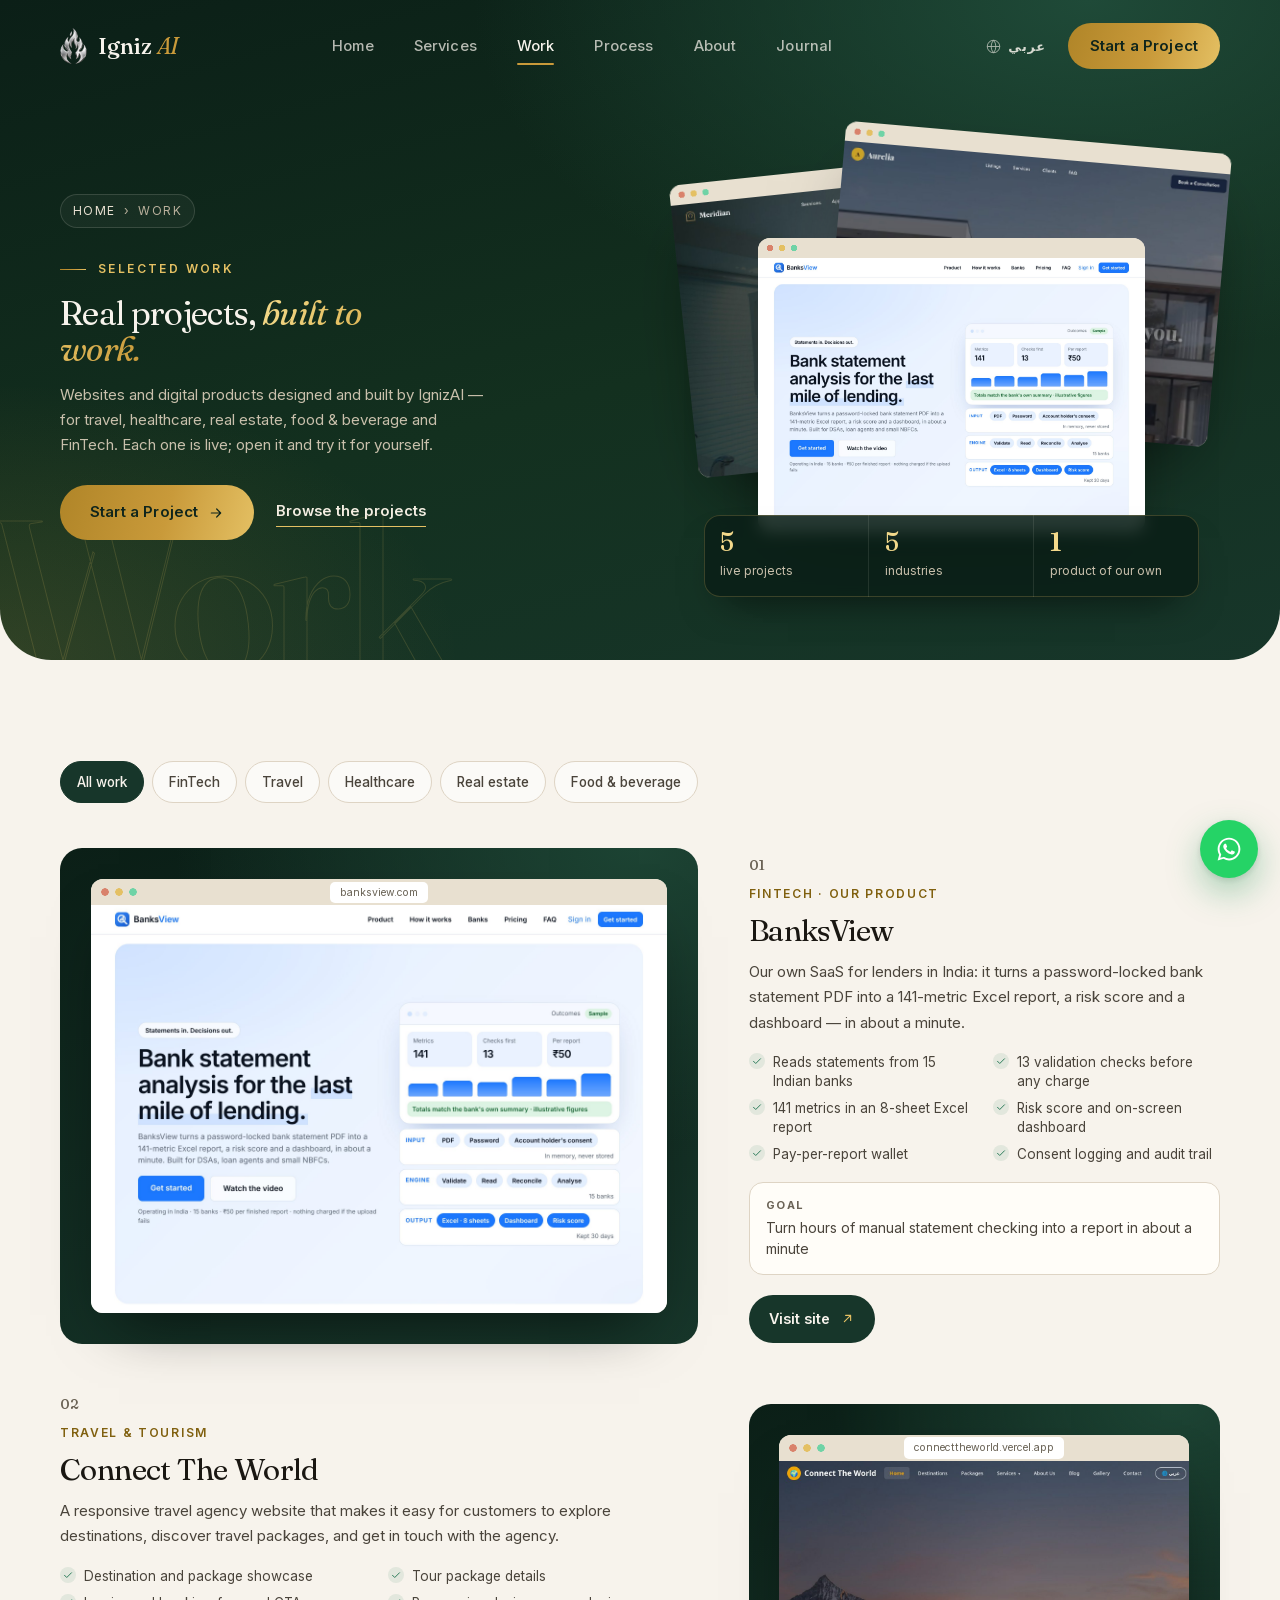
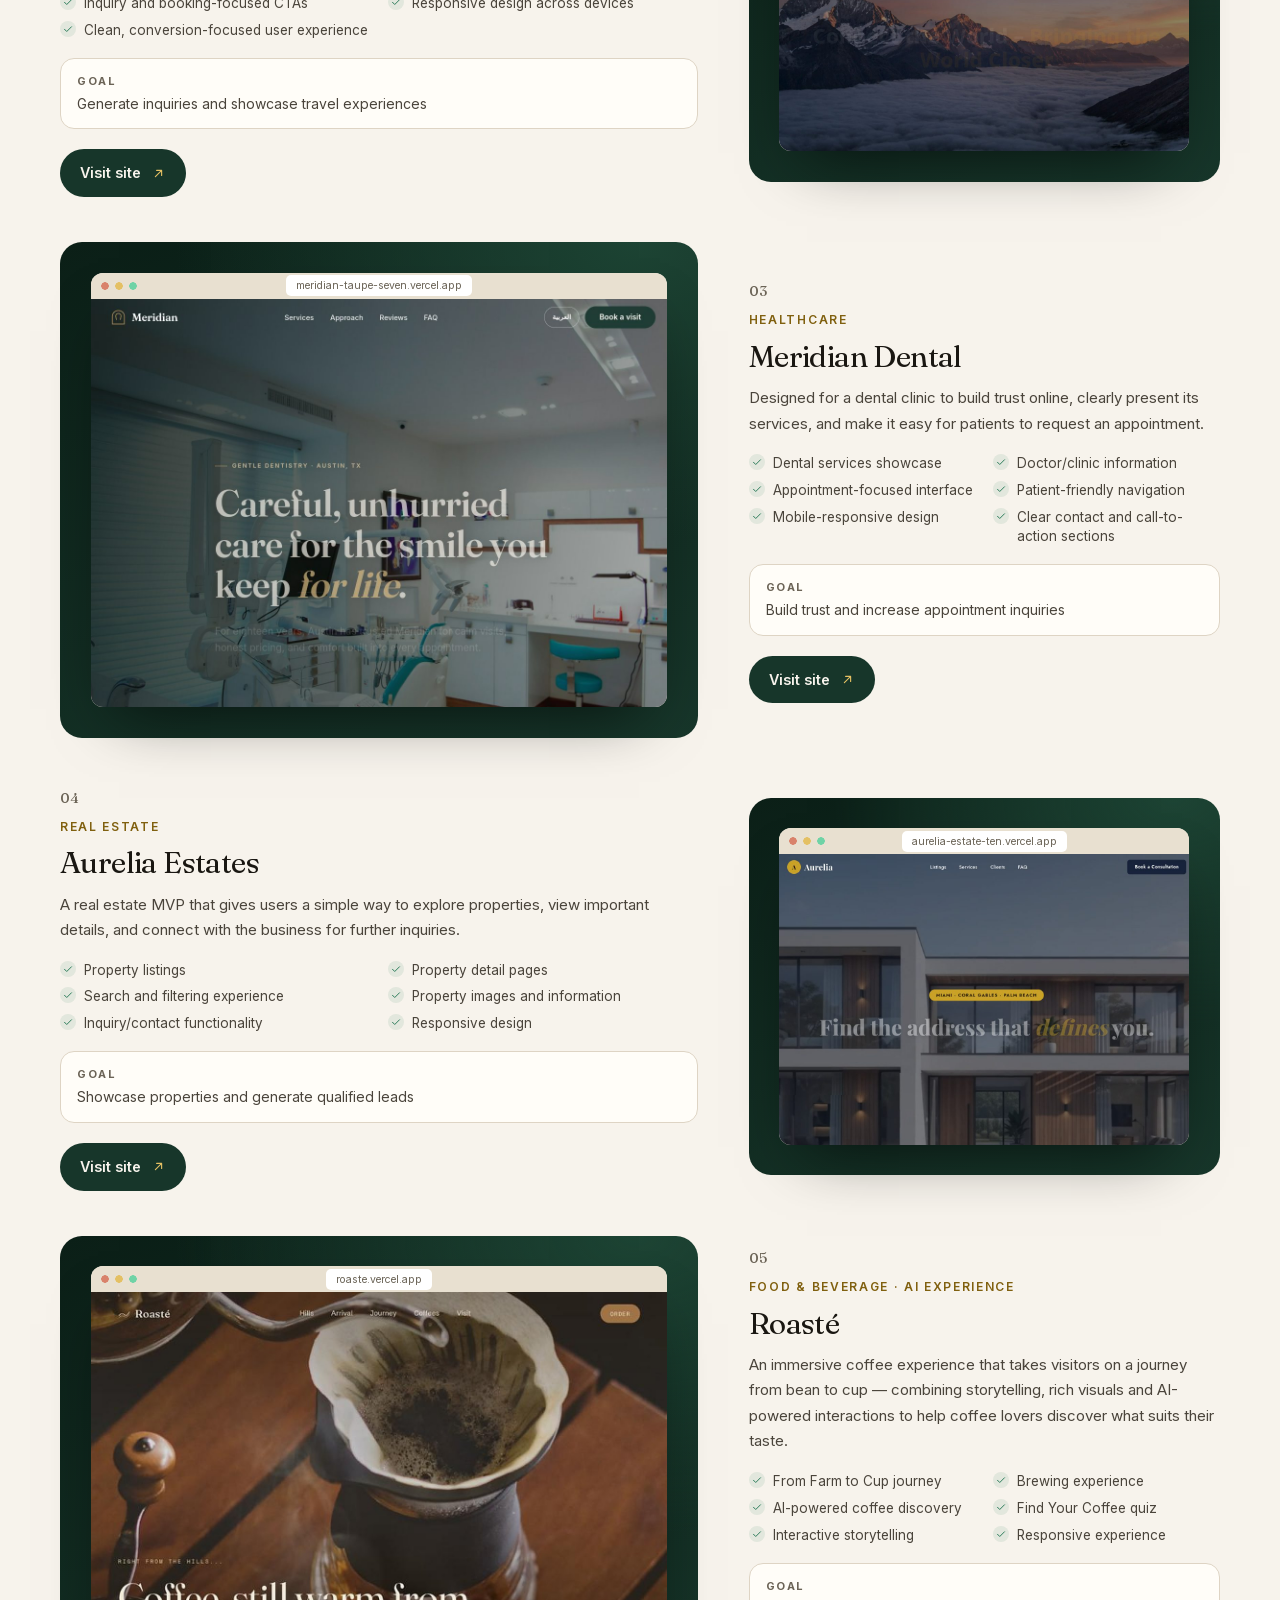
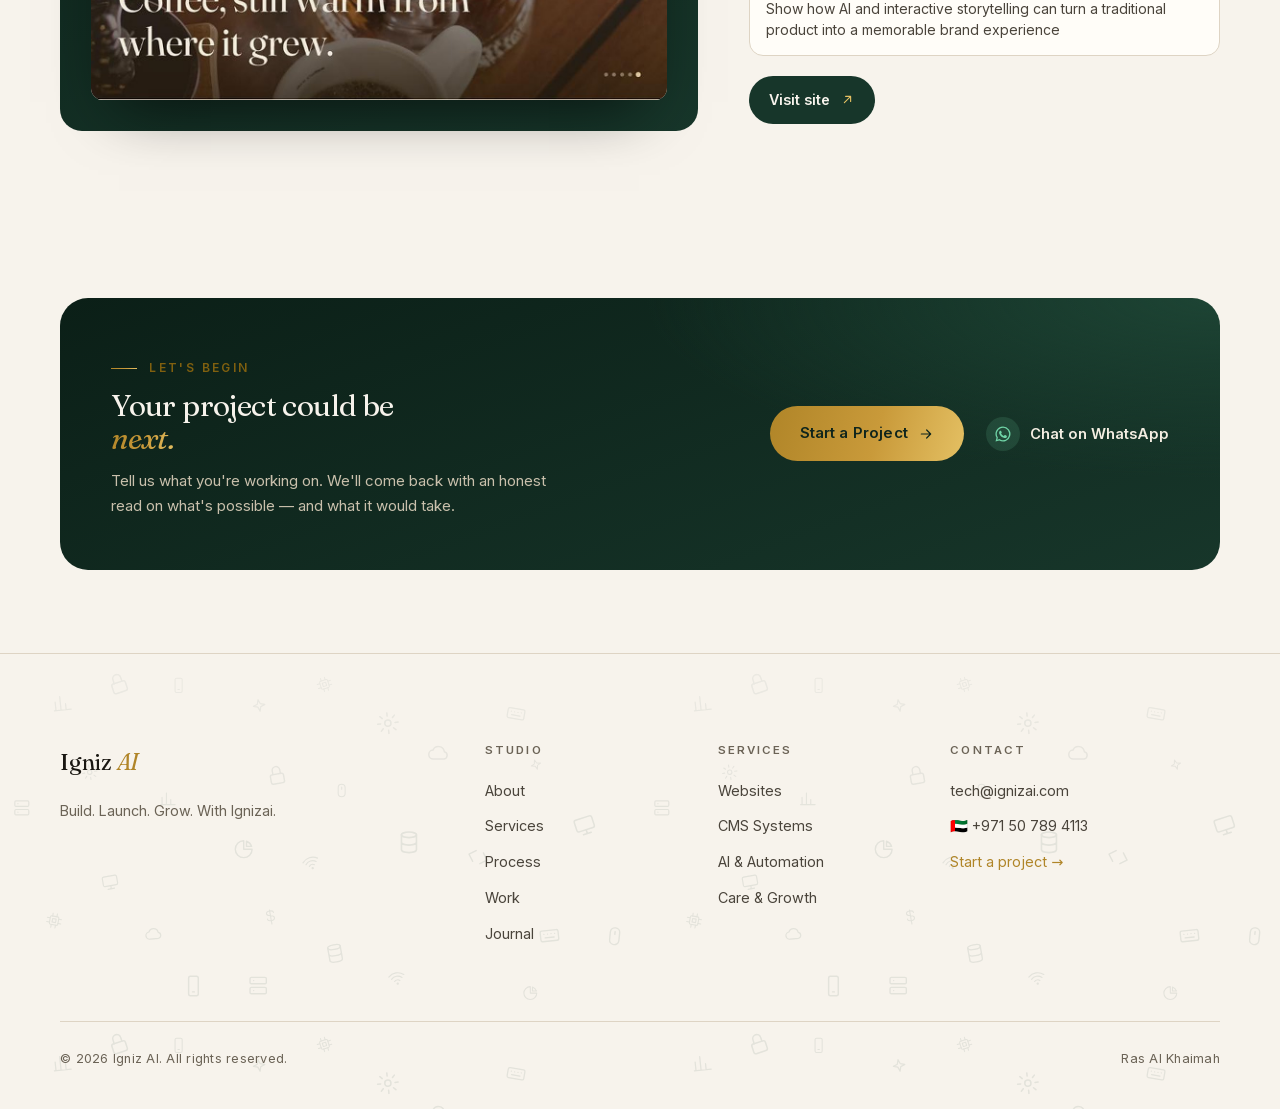
<file: work.html>
<!DOCTYPE html>
<html lang="en">
<head>
  <meta charset="UTF-8" />
  <meta name="viewport" content="width=device-width, initial-scale=1.0, viewport-fit=cover" />
  <title>Our Work — Website &amp; App Projects by IgnizAI</title>
  <meta name="description" content="Real projects by IgnizAI: websites and digital products for travel, healthcare, real estate and AI-powered brands. See each live site and its key features." />
  <link rel="icon" href="/favicon.ico" sizes="any">
  <link rel="icon" type="image/png" sizes="48x48" href="/assets/seo/favicon-48.png">
  <link rel="icon" type="image/png" sizes="96x96" href="/assets/seo/favicon-96.png">
  <link rel="icon" type="image/png" sizes="192x192" href="/assets/seo/icon-192.png">
  <link rel="apple-touch-icon" href="/assets/seo/apple-touch-icon.png">
  <meta name="theme-color" content="#17362A">
  <link rel="canonical" href="https://ignizai.com/work.html">
  <meta name="robots" content="index, follow, max-image-preview:large">
  <meta property="og:type" content="website">
  <meta property="og:site_name" content="IgnizAI">
  <meta property="og:title" content="Our Work — Website &amp; App Projects by IgnizAI">
  <meta property="og:description" content="Real projects by IgnizAI: websites and digital products for travel, healthcare, real estate and AI-powered brands. See each live site and its key features.">
  <meta property="og:url" content="https://ignizai.com/work.html">
  <meta property="og:image" content="https://ignizai.com/assets/seo/og-image.jpg">
  <meta property="og:image:width" content="1200">
  <meta property="og:image:height" content="630">
  <meta property="og:locale" content="en_US">
  <meta property="og:locale:alternate" content="ar_AE">
  <meta name="twitter:card" content="summary_large_image">
  <meta name="twitter:title" content="Our Work — Website &amp; App Projects by IgnizAI">
  <meta name="twitter:description" content="Real projects by IgnizAI: websites and digital products for travel, healthcare, real estate and AI-powered brands. See each live site and its key features.">
  <meta name="twitter:image" content="https://ignizai.com/assets/seo/og-image.jpg">
  <link rel="preload" as="font" type="font/woff2" href="assets/fonts/fraunces-normal-500.woff2" crossorigin>
  <link rel="preload" as="font" type="font/woff2" href="assets/fonts/inter-normal-400.woff2" crossorigin>
  <link rel="stylesheet" href="assets/theme.css?v=20261107">
  <link rel="stylesheet" href="assets/pages.css?v=20261107">
  <link rel="stylesheet" href="assets/inner-hero.css?v=20261104c">
  <style id="page-styles">
    .case { display:grid; grid-template-columns:minmax(0,1fr) minmax(0,1.1fr); gap:60px; align-items:center; padding:72px 0; border-top:1px solid var(--line); }
    .case:last-of-type { border-bottom:1px solid var(--line); }
    .case__k { font-size:.76rem; letter-spacing:.2em; text-transform:uppercase; color:var(--gold); font-weight:600; }
    .case__title { font-family:var(--font-display); font-size:clamp(1.8rem,3vw,2.6rem); color:var(--ink); font-weight:400; margin:14px 0 16px; line-height:1.1; }
    .case__desc { color:var(--ink-2); font-size:1.05rem; line-height:1.7; }
    .case__feats { margin-top:26px; }
    .case__label { font-size:.74rem; letter-spacing:.2em; text-transform:uppercase; color:var(--ink-3); font-weight:600; }
    .case__feats ul { list-style:none; margin:12px 0 0; padding:0; display:grid; gap:8px; }
    .case__feats li { position:relative; padding-left:22px; color:var(--ink-2); font-size:.96rem; line-height:1.55; }
    .case__feats li::before { content:''; position:absolute; left:0; top:.72em; width:12px; height:1px; background:var(--gold); }
    .case__feats li strong { color:var(--ink); font-weight:600; }
    html[dir="rtl"] .case__feats li { padding-left:0; padding-right:22px; }
    html[dir="rtl"] .case__feats li::before { left:auto; right:0; }
    .case__meta { margin:22px 0 0; padding-top:18px; border-top:1px solid var(--line); display:grid; grid-template-columns:auto 1fr; column-gap:16px; row-gap:6px; font-size:.95rem; }
    .case__meta div { display:contents; }
    .case__meta dt { color:var(--gold); font-weight:600; }
    .case__meta dd { margin:0; color:var(--ink-2); line-height:1.55; }
    .case__link { display:inline-flex; align-items:center; gap:8px; margin-top:26px; min-height:44px; font-weight:600; color:var(--ink); border-bottom:1px solid var(--gold); }
    .case__link:hover { color:var(--gold); }
    .case__visual { display:block; aspect-ratio:1200/850; border-radius:var(--radius-lg); overflow:hidden; border:1px solid var(--line);
      box-shadow:0 30px 60px rgba(23,54,42,0.12); background:var(--bg-alt); }
    .case__visual img { width:100%; height:100%; object-fit:cover; object-position:top center; transition:transform 1s var(--ease); }
    .case__visual:hover img { transform:scale(1.04); }
    .case:nth-child(even) .case__visual { order:-1; }
    @media (max-width:900px){ .case{ grid-template-columns:1fr; gap:28px; padding:52px 0; } .case .case__visual{ order:-1; } }

    .cta-band { text-align:center; }
    .cta-band h2 { font-size:clamp(2.2rem,4vw,3.4rem); color:#F7F3EC; max-width:20ch; margin:22px auto 0; font-weight:400; }
    .cta-band h2 .ital { color:var(--gold); }
    .cta-band .lead { color:#c9bfa8; margin:24px auto 40px; max-width:52ch; }

    /* "Visit site": the text lifts on hover, the gold underline stays */
    .case__link-txt { display:inline-flex; align-items:center; gap:8px; transition:transform .35s var(--ease); }
    .case__link:hover .case__link-txt, .case__link:focus-visible .case__link-txt { transform:translateY(-4px); }
    .case__link svg { transition:transform .35s var(--ease); }
    .case__link:hover svg { transform:translate(2px,-2px); }
    html[dir="rtl"] .case__link:hover svg { transform:translate(-2px,-2px); }

    /* Connect The World: content slides in from the left, the screenshot card from the right,
       then the card gently floats up and down while it is on screen */
    .work-cases { overflow-x:hidden; overflow-x:clip; }  /* hides the off-screen start of the slide-in without clipping shadows */
    .case--anim .case__text { opacity:0; translate:-90px 0; transition:opacity 1.1s var(--ease), translate 1.1s var(--ease); }
    .case--anim .case__visual { opacity:0; translate:110px 0; transition:opacity 1.1s var(--ease) .15s, translate 1.1s var(--ease) .15s; }
    html[dir="rtl"] .case--anim .case__text { translate:90px 0; }
    html[dir="rtl"] .case--anim .case__visual { translate:-110px 0; }
    /* mirrored version (Meridian): card from the left, content from the right */
    .case--flip .case__text { translate:90px 0; }
    .case--flip .case__visual { translate:-110px 0; }
    html[dir="rtl"] .case--flip .case__text { translate:-90px 0; }
    html[dir="rtl"] .case--flip .case__visual { translate:110px 0; }
    .case--anim.is-in.is-in .case__text, .case--anim.is-in.is-in .case__visual { opacity:1; translate:0 0; }
    .case--anim.anim-reset .case__text, .case--anim.anim-reset .case__visual { transition:none !important; }
    .case--anim.is-in.is-floating .case__visual { animation:caseFloat 4.5s ease-in-out infinite; }
    @keyframes caseFloat { 0%,100% { transform:translateY(0); } 50% { transform:translateY(-16px); } }
    @media (prefers-reduced-motion: reduce){
      .case--anim .case__text, .case--anim .case__visual { opacity:1 !important; translate:none !important; transition:none !important; animation:none !important; }
      .case__link-txt, .case__link svg { transition:none; }
    }
  </style>
</head>
<body>
<div id="page-root">

<nav class="nav nav--on-dark" id="nav" aria-label="Primary">
  <div class="container nav__inner">
    <a href="index.html" class="brand" aria-label="Igniz AI home">
      <img class="brand__mark" src="assets/Ignizailogo-nav.png" alt="" width="27" height="36">
      <span class="brand__name">Igniz <span class="ital">AI</span></span>
    </a>
    <div class="nav__links">
      <a href="index.html" data-i18n="nav-home">Home</a>
      <a href="services.html" data-i18n="nav-services">Services</a>
      <a href="work.html" class="active" data-i18n="nav-work">Work</a>
      <a href="process.html" data-i18n="nav-process">Process</a>
      <a href="about.html" data-i18n="nav-about">About</a>
      <a href="blog.html" data-i18n="nav-blog">Journal</a>
    </div>
    <div class="nav__right">
      <button class="lang-btn" id="langToggleBtn" aria-label="Switch language">
        <svg width="15" height="15" viewBox="0 0 24 24" fill="none" stroke="currentColor" stroke-width="1.6" aria-hidden="true"><circle cx="12" cy="12" r="10"/><path d="M2 12h20M12 2a15 15 0 0 1 0 20M12 2a15 15 0 0 0 0 20"/></svg>
        <span id="langBtnLabel">عربي</span>
      </button>
      <a href="contact.html" class="btn btn--gold nav__cta"><span data-i18n="nav-cta">Start a Project</span></a>
      <button class="hamburger" id="hamburger" aria-label="Open menu" aria-expanded="false"><span></span><span></span><span></span></button>
    </div>
  </div>
</nav>
<div class="mobile-menu" id="mobileMenu">
  <a href="index.html">Home</a>
  <a href="services.html">Services</a>
  <a href="work.html">Work</a>
  <a href="process.html">Process</a>
  <a href="about.html">About</a>
  <a href="blog.html">Journal</a>
  <a href="contact.html">Contact</a>
  <button class="lang-btn mobile-menu__lang" id="langToggleBtnMobile" aria-label="Switch language">
    <svg width="16" height="16" viewBox="0 0 24 24" fill="none" stroke="currentColor" stroke-width="1.6" aria-hidden="true"><circle cx="12" cy="12" r="10"/><path d="M2 12h20M12 2a15 15 0 0 1 0 20M12 2a15 15 0 0 0 0 20"/></svg>
    <span id="langBtnLabelMobile">عربي</span>
  </button>
</div>
<main id="main">

<header class="ph" id="hero" data-word="Work">
  <div class="container ph__inner">
    <div class="ph__copy">
      <div class="ph__crumb"><a href="index.html">Home</a> <span aria-hidden="true">›</span> Work</div>
      <span class="eyebrow">Selected work</span>
      <h1 class="ph__title">Real projects, <span class="ital gold-text">built to work.</span></h1>
      <p class="ph__lead">Websites and digital products designed and built by IgnizAI — for travel, healthcare, real estate, food &amp; beverage and FinTech. Each one is live; open it and try it for yourself.</p>
      <div class="ph__actions"><a href="contact.html" class="btn btn--gold"><span>Start a Project</span><svg viewBox="0 0 24 24" fill="none" stroke="currentColor" stroke-width="1.8" stroke-linecap="round" stroke-linejoin="round" aria-hidden="true"><path d="M5 12h14M13 6l6 6-6 6"/></svg></a><a href="#cases" class="ph__ghost">Browse the projects</a></div>
    </div>
    <div class="ph__viz"><div class="wkh" aria-hidden="true"><span class="wkh__shot wkh__shot--0"><i class="wkh__bar"></i><img src="assets/showcase/meridian.jpg" alt="" width="1200" height="850"></span><span class="wkh__shot wkh__shot--1"><i class="wkh__bar"></i><img src="assets/showcase/aurelia.jpg" alt="" width="1200" height="850"></span><span class="wkh__shot wkh__shot--2"><i class="wkh__bar"></i><img src="assets/showcase/banksview.jpg" alt="" width="2400" height="1700"></span>
        <div class="wkh__stats"><div><b>5</b><small>live projects</small></div><div><b>5</b><small>industries</small></div><div><b>1</b><small>product of our own</small></div></div>
      </div></div>
  </div>
</header>

<section class="section wk" id="cases">
  <div class="container">
    <div class="pg-filter reveal" role="group" aria-label="Filter projects"><button type="button" class="pg-filter__btn is-on" data-filter="all" aria-pressed="true">All work</button><button type="button" class="pg-filter__btn" data-filter="fintech" aria-pressed="false">FinTech</button><button type="button" class="pg-filter__btn" data-filter="travel" aria-pressed="false">Travel</button><button type="button" class="pg-filter__btn" data-filter="health" aria-pressed="false">Healthcare</button><button type="button" class="pg-filter__btn" data-filter="realestate" aria-pressed="false">Real estate</button><button type="button" class="pg-filter__btn" data-filter="food" aria-pressed="false">Food &amp; beverage</button></div>
    <div class="wk__list">
    <article class="wk-case reveal" id="banksview" data-cat="fintech">
      <a class="wk-case__visual" href="https://banksview.com/" target="_blank" rel="noopener noreferrer" aria-label="Open BanksView in a new tab">
        <span class="wk-case__frame"><i class="wk-case__bar"><span>banksview.com</span></i><img src="assets/showcase/banksview.jpg" alt="BanksView website" width="2400" height="1700" loading="eager" decoding="async"></span>
      </a>
      <div class="wk-case__text">
        <span class="wk-case__n">01</span>
        <span class="wk-case__k">FinTech · Our product</span>
        <h2 class="wk-case__title">BanksView</h2>
        <p class="wk-case__desc">Our own SaaS for lenders in India: it turns a password-locked bank statement PDF into a 141-metric Excel report, a risk score and a dashboard — in about a minute.</p>
        <ul class="wk-case__feats"><li><svg viewBox="0 0 24 24" fill="none" stroke="currentColor" stroke-width="2" stroke-linecap="round" stroke-linejoin="round" aria-hidden="true"><path d="M5 12.5l4.5 4.5L19 7.5"/></svg>Reads statements from 15 Indian banks</li><li><svg viewBox="0 0 24 24" fill="none" stroke="currentColor" stroke-width="2" stroke-linecap="round" stroke-linejoin="round" aria-hidden="true"><path d="M5 12.5l4.5 4.5L19 7.5"/></svg>13 validation checks before any charge</li><li><svg viewBox="0 0 24 24" fill="none" stroke="currentColor" stroke-width="2" stroke-linecap="round" stroke-linejoin="round" aria-hidden="true"><path d="M5 12.5l4.5 4.5L19 7.5"/></svg>141 metrics in an 8-sheet Excel report</li><li><svg viewBox="0 0 24 24" fill="none" stroke="currentColor" stroke-width="2" stroke-linecap="round" stroke-linejoin="round" aria-hidden="true"><path d="M5 12.5l4.5 4.5L19 7.5"/></svg>Risk score and on-screen dashboard</li><li><svg viewBox="0 0 24 24" fill="none" stroke="currentColor" stroke-width="2" stroke-linecap="round" stroke-linejoin="round" aria-hidden="true"><path d="M5 12.5l4.5 4.5L19 7.5"/></svg>Pay-per-report wallet</li><li><svg viewBox="0 0 24 24" fill="none" stroke="currentColor" stroke-width="2" stroke-linecap="round" stroke-linejoin="round" aria-hidden="true"><path d="M5 12.5l4.5 4.5L19 7.5"/></svg>Consent logging and audit trail</li></ul>
        <p class="wk-case__goal"><b>Goal</b>Turn hours of manual statement checking into a report in about a minute</p>
        <a class="wk-case__link" href="https://banksview.com/" target="_blank" rel="noopener noreferrer">Visit site <svg viewBox="0 0 24 24" fill="none" stroke="currentColor" stroke-width="1.8" stroke-linecap="round" stroke-linejoin="round" aria-hidden="true"><path d="M7 17L17 7M17 7H9M17 7v8"/></svg></a>
      </div>
    </article>
    <article class="wk-case reveal wk-case--flip" id="connecttheworld" data-cat="travel">
      <a class="wk-case__visual" href="https://connecttheworld.vercel.app/" target="_blank" rel="noopener noreferrer" aria-label="Open Connect The World in a new tab">
        <span class="wk-case__frame"><i class="wk-case__bar"><span>connecttheworld.vercel.app</span></i><img src="assets/showcase/connecttheworld.jpg" alt="Connect The World website" width="1200" height="850" loading="lazy" decoding="async"></span>
      </a>
      <div class="wk-case__text">
        <span class="wk-case__n">02</span>
        <span class="wk-case__k">Travel &amp; Tourism</span>
        <h2 class="wk-case__title">Connect The World</h2>
        <p class="wk-case__desc">A responsive travel agency website that makes it easy for customers to explore destinations, discover travel packages, and get in touch with the agency.</p>
        <ul class="wk-case__feats"><li><svg viewBox="0 0 24 24" fill="none" stroke="currentColor" stroke-width="2" stroke-linecap="round" stroke-linejoin="round" aria-hidden="true"><path d="M5 12.5l4.5 4.5L19 7.5"/></svg>Destination and package showcase</li><li><svg viewBox="0 0 24 24" fill="none" stroke="currentColor" stroke-width="2" stroke-linecap="round" stroke-linejoin="round" aria-hidden="true"><path d="M5 12.5l4.5 4.5L19 7.5"/></svg>Tour package details</li><li><svg viewBox="0 0 24 24" fill="none" stroke="currentColor" stroke-width="2" stroke-linecap="round" stroke-linejoin="round" aria-hidden="true"><path d="M5 12.5l4.5 4.5L19 7.5"/></svg>Inquiry and booking-focused CTAs</li><li><svg viewBox="0 0 24 24" fill="none" stroke="currentColor" stroke-width="2" stroke-linecap="round" stroke-linejoin="round" aria-hidden="true"><path d="M5 12.5l4.5 4.5L19 7.5"/></svg>Responsive design across devices</li><li><svg viewBox="0 0 24 24" fill="none" stroke="currentColor" stroke-width="2" stroke-linecap="round" stroke-linejoin="round" aria-hidden="true"><path d="M5 12.5l4.5 4.5L19 7.5"/></svg>Clean, conversion-focused user experience</li></ul>
        <p class="wk-case__goal"><b>Goal</b>Generate inquiries and showcase travel experiences</p>
        <a class="wk-case__link" href="https://connecttheworld.vercel.app/" target="_blank" rel="noopener noreferrer">Visit site <svg viewBox="0 0 24 24" fill="none" stroke="currentColor" stroke-width="1.8" stroke-linecap="round" stroke-linejoin="round" aria-hidden="true"><path d="M7 17L17 7M17 7H9M17 7v8"/></svg></a>
      </div>
    </article>
    <article class="wk-case reveal" id="meridiandental" data-cat="health">
      <a class="wk-case__visual" href="https://meridian-taupe-seven.vercel.app/" target="_blank" rel="noopener noreferrer" aria-label="Open Meridian Dental in a new tab">
        <span class="wk-case__frame"><i class="wk-case__bar"><span>meridian-taupe-seven.vercel.app</span></i><img src="assets/showcase/meridian.jpg" alt="Meridian Dental website" width="1200" height="850" loading="lazy" decoding="async"></span>
      </a>
      <div class="wk-case__text">
        <span class="wk-case__n">03</span>
        <span class="wk-case__k">Healthcare</span>
        <h2 class="wk-case__title">Meridian Dental</h2>
        <p class="wk-case__desc">Designed for a dental clinic to build trust online, clearly present its services, and make it easy for patients to request an appointment.</p>
        <ul class="wk-case__feats"><li><svg viewBox="0 0 24 24" fill="none" stroke="currentColor" stroke-width="2" stroke-linecap="round" stroke-linejoin="round" aria-hidden="true"><path d="M5 12.5l4.5 4.5L19 7.5"/></svg>Dental services showcase</li><li><svg viewBox="0 0 24 24" fill="none" stroke="currentColor" stroke-width="2" stroke-linecap="round" stroke-linejoin="round" aria-hidden="true"><path d="M5 12.5l4.5 4.5L19 7.5"/></svg>Doctor/clinic information</li><li><svg viewBox="0 0 24 24" fill="none" stroke="currentColor" stroke-width="2" stroke-linecap="round" stroke-linejoin="round" aria-hidden="true"><path d="M5 12.5l4.5 4.5L19 7.5"/></svg>Appointment-focused interface</li><li><svg viewBox="0 0 24 24" fill="none" stroke="currentColor" stroke-width="2" stroke-linecap="round" stroke-linejoin="round" aria-hidden="true"><path d="M5 12.5l4.5 4.5L19 7.5"/></svg>Patient-friendly navigation</li><li><svg viewBox="0 0 24 24" fill="none" stroke="currentColor" stroke-width="2" stroke-linecap="round" stroke-linejoin="round" aria-hidden="true"><path d="M5 12.5l4.5 4.5L19 7.5"/></svg>Mobile-responsive design</li><li><svg viewBox="0 0 24 24" fill="none" stroke="currentColor" stroke-width="2" stroke-linecap="round" stroke-linejoin="round" aria-hidden="true"><path d="M5 12.5l4.5 4.5L19 7.5"/></svg>Clear contact and call-to-action sections</li></ul>
        <p class="wk-case__goal"><b>Goal</b>Build trust and increase appointment inquiries</p>
        <a class="wk-case__link" href="https://meridian-taupe-seven.vercel.app/" target="_blank" rel="noopener noreferrer">Visit site <svg viewBox="0 0 24 24" fill="none" stroke="currentColor" stroke-width="1.8" stroke-linecap="round" stroke-linejoin="round" aria-hidden="true"><path d="M7 17L17 7M17 7H9M17 7v8"/></svg></a>
      </div>
    </article>
    <article class="wk-case reveal wk-case--flip" id="aureliaestates" data-cat="realestate">
      <a class="wk-case__visual" href="https://aurelia-estate-ten.vercel.app/" target="_blank" rel="noopener noreferrer" aria-label="Open Aurelia Estates in a new tab">
        <span class="wk-case__frame"><i class="wk-case__bar"><span>aurelia-estate-ten.vercel.app</span></i><img src="assets/showcase/aurelia.jpg" alt="Aurelia Estates website" width="1200" height="850" loading="lazy" decoding="async"></span>
      </a>
      <div class="wk-case__text">
        <span class="wk-case__n">04</span>
        <span class="wk-case__k">Real Estate</span>
        <h2 class="wk-case__title">Aurelia Estates</h2>
        <p class="wk-case__desc">A real estate MVP that gives users a simple way to explore properties, view important details, and connect with the business for further inquiries.</p>
        <ul class="wk-case__feats"><li><svg viewBox="0 0 24 24" fill="none" stroke="currentColor" stroke-width="2" stroke-linecap="round" stroke-linejoin="round" aria-hidden="true"><path d="M5 12.5l4.5 4.5L19 7.5"/></svg>Property listings</li><li><svg viewBox="0 0 24 24" fill="none" stroke="currentColor" stroke-width="2" stroke-linecap="round" stroke-linejoin="round" aria-hidden="true"><path d="M5 12.5l4.5 4.5L19 7.5"/></svg>Property detail pages</li><li><svg viewBox="0 0 24 24" fill="none" stroke="currentColor" stroke-width="2" stroke-linecap="round" stroke-linejoin="round" aria-hidden="true"><path d="M5 12.5l4.5 4.5L19 7.5"/></svg>Search and filtering experience</li><li><svg viewBox="0 0 24 24" fill="none" stroke="currentColor" stroke-width="2" stroke-linecap="round" stroke-linejoin="round" aria-hidden="true"><path d="M5 12.5l4.5 4.5L19 7.5"/></svg>Property images and information</li><li><svg viewBox="0 0 24 24" fill="none" stroke="currentColor" stroke-width="2" stroke-linecap="round" stroke-linejoin="round" aria-hidden="true"><path d="M5 12.5l4.5 4.5L19 7.5"/></svg>Inquiry/contact functionality</li><li><svg viewBox="0 0 24 24" fill="none" stroke="currentColor" stroke-width="2" stroke-linecap="round" stroke-linejoin="round" aria-hidden="true"><path d="M5 12.5l4.5 4.5L19 7.5"/></svg>Responsive design</li></ul>
        <p class="wk-case__goal"><b>Goal</b>Showcase properties and generate qualified leads</p>
        <a class="wk-case__link" href="https://aurelia-estate-ten.vercel.app/" target="_blank" rel="noopener noreferrer">Visit site <svg viewBox="0 0 24 24" fill="none" stroke="currentColor" stroke-width="1.8" stroke-linecap="round" stroke-linejoin="round" aria-hidden="true"><path d="M7 17L17 7M17 7H9M17 7v8"/></svg></a>
      </div>
    </article>
    <article class="wk-case reveal" id="roaste" data-cat="food">
      <a class="wk-case__visual" href="https://roaste.vercel.app/" target="_blank" rel="noopener noreferrer" aria-label="Open Roasté in a new tab">
        <span class="wk-case__frame"><i class="wk-case__bar"><span>roaste.vercel.app</span></i><img src="assets/showcase/roaste.jpg" alt="Roasté website" width="1200" height="850" loading="lazy" decoding="async"></span>
      </a>
      <div class="wk-case__text">
        <span class="wk-case__n">05</span>
        <span class="wk-case__k">Food &amp; Beverage · AI experience</span>
        <h2 class="wk-case__title">Roasté</h2>
        <p class="wk-case__desc">An immersive coffee experience that takes visitors on a journey from bean to cup — combining storytelling, rich visuals and AI-powered interactions to help coffee lovers discover what suits their taste.</p>
        <ul class="wk-case__feats"><li><svg viewBox="0 0 24 24" fill="none" stroke="currentColor" stroke-width="2" stroke-linecap="round" stroke-linejoin="round" aria-hidden="true"><path d="M5 12.5l4.5 4.5L19 7.5"/></svg>From Farm to Cup journey</li><li><svg viewBox="0 0 24 24" fill="none" stroke="currentColor" stroke-width="2" stroke-linecap="round" stroke-linejoin="round" aria-hidden="true"><path d="M5 12.5l4.5 4.5L19 7.5"/></svg>Brewing experience</li><li><svg viewBox="0 0 24 24" fill="none" stroke="currentColor" stroke-width="2" stroke-linecap="round" stroke-linejoin="round" aria-hidden="true"><path d="M5 12.5l4.5 4.5L19 7.5"/></svg>AI-powered coffee discovery</li><li><svg viewBox="0 0 24 24" fill="none" stroke="currentColor" stroke-width="2" stroke-linecap="round" stroke-linejoin="round" aria-hidden="true"><path d="M5 12.5l4.5 4.5L19 7.5"/></svg>Find Your Coffee quiz</li><li><svg viewBox="0 0 24 24" fill="none" stroke="currentColor" stroke-width="2" stroke-linecap="round" stroke-linejoin="round" aria-hidden="true"><path d="M5 12.5l4.5 4.5L19 7.5"/></svg>Interactive storytelling</li><li><svg viewBox="0 0 24 24" fill="none" stroke="currentColor" stroke-width="2" stroke-linecap="round" stroke-linejoin="round" aria-hidden="true"><path d="M5 12.5l4.5 4.5L19 7.5"/></svg>Responsive experience</li></ul>
        <p class="wk-case__goal"><b>Goal</b>Show how AI and interactive storytelling can turn a traditional product into a memorable brand experience</p>
        <a class="wk-case__link" href="https://roaste.vercel.app/" target="_blank" rel="noopener noreferrer">Visit site <svg viewBox="0 0 24 24" fill="none" stroke="currentColor" stroke-width="1.8" stroke-linecap="round" stroke-linejoin="round" aria-hidden="true"><path d="M7 17L17 7M17 7H9M17 7v8"/></svg></a>
      </div>
    </article>
    </div>
  </div>
</section>
<section class="section pg-cta">
  <div class="container">
    <div class="pg-cta__box reveal">
      <div>
        <span class="eyebrow">Let's begin</span>
        <h2>Your project could be <span class="ital gold-text">next.</span></h2>
        <p class="lead">Tell us what you're working on. We'll come back with an honest read on what's possible — and what it would take.</p>
      </div>
      <div class="pg-cta__actions">
        <a href="contact.html" class="btn btn--gold"><span>Start a Project</span><svg viewBox="0 0 24 24" fill="none" stroke="currentColor" stroke-width="1.8" stroke-linecap="round" stroke-linejoin="round" aria-hidden="true"><path d="M5 12h14M13 6l6 6-6 6"/></svg></a>
        <a href="https://wa.me/971507894113?text=Hi%20IgnizAI%2C%20I%27d%20like%20to%20discuss%20a%20project." class="pg-cta__wa" target="_blank" rel="noopener"><span aria-hidden="true"><svg viewBox="0 0 24 24" fill="currentColor"><path d="M12 2a10 10 0 0 0-8.6 15.1L2 22l5-1.3A10 10 0 1 0 12 2zm0 18.2c-1.5 0-3-.4-4.3-1.2l-.3-.2-3 .8.8-2.9-.2-.3A8.2 8.2 0 1 1 12 20.2zm4.5-6.1c-.2-.1-1.5-.7-1.7-.8-.2-.1-.4-.1-.6.1l-.8 1c-.1.2-.3.2-.5.1a6.7 6.7 0 0 1-3.3-2.9c-.3-.4.2-.4.7-1.3.1-.2 0-.3 0-.4l-.8-1.8c-.2-.5-.4-.4-.6-.4h-.5a1 1 0 0 0-.7.3 3 3 0 0 0-.9 2.2c0 1.3.9 2.5 1 2.7.1.2 1.8 2.8 4.4 3.9 1.6.7 2.3.8 3.1.6.5-.1 1.5-.6 1.7-1.2.2-.6.2-1.1.2-1.2-.1-.1-.3-.2-.5-.3z"/></svg></span>Chat on WhatsApp</a>
      </div>
    </div>
  </div>
</section>

</main>
<footer class="footer">
  <div class="container">
    <div class="footer__grid">
      <div class="footer__brand">
        <span class="brand__name">Igniz <span class="ital">AI</span></span>
        <p>Build. Launch. Grow. With Ignizai.</p>
      </div>
      <div><h4>Studio</h4><a href="about.html">About</a><a href="services.html">Services</a><a href="process.html">Process</a><a href="work.html">Work</a><a href="blog.html">Journal</a></div>
      <div><h4>Services</h4><a href="services.html">Websites</a><a href="services.html">CMS Systems</a><a href="services.html">AI &amp; Automation</a><a href="services.html">Care &amp; Growth</a></div>
      <div><h4>Contact</h4><a href="mailto:tech@ignizai.com">tech@ignizai.com</a><a href="tel:+971507894113">🇦🇪 +971 50 789 4113</a><a href="contact.html" class="link-gold" style="color:var(--gold)">Start a project →</a></div>
    </div>
    <div class="footer__bottom"><span>© 2026 Igniz AI. All rights reserved.</span><span>Ras Al Khaimah</span></div>
  </div>
</footer>

</div>
<!-- WhatsApp floating button -->
<a class="wa-float" href="https://wa.me/971507894113?text=Hi%20IgnizAI%2C%20I%27d%20like%20to%20discuss%20a%20project." target="_blank" rel="noopener noreferrer" aria-label="Chat with us on WhatsApp">
  <svg width="28" height="28" viewBox="0 0 32 32" aria-hidden="true"><path fill="currentColor" d="M16.04 3C8.86 3 3.02 8.83 3.02 16c0 2.29.6 4.53 1.74 6.5L3 29l6.68-1.75A13 13 0 0 0 16.04 29C23.2 29 29 23.17 29 16S23.2 3 16.04 3Zm0 23.8c-1.98 0-3.92-.53-5.61-1.53l-.4-.24-3.96 1.04 1.06-3.86-.26-.4A10.76 10.76 0 0 1 5.23 16c0-5.95 4.85-10.8 10.81-10.8 5.95 0 10.78 4.85 10.78 10.8 0 5.96-4.83 10.8-10.78 10.8Zm5.92-8.09c-.32-.16-1.92-.95-2.22-1.06-.3-.11-.51-.16-.73.16-.21.32-.84 1.06-1.03 1.28-.19.21-.38.24-.7.08-.32-.16-1.37-.5-2.6-1.6-.96-.86-1.61-1.92-1.8-2.24-.19-.32-.02-.5.14-.66.15-.14.32-.38.49-.57.16-.19.21-.32.32-.54.11-.21.05-.4-.03-.56-.08-.16-.73-1.76-1-2.41-.26-.63-.53-.54-.73-.55h-.62c-.21 0-.56.08-.86.4-.3.32-1.13 1.1-1.13 2.69 0 1.58 1.16 3.12 1.32 3.33.16.21 2.28 3.48 5.52 4.88.77.33 1.37.53 1.84.68.77.25 1.48.21 2.03.13.62-.09 1.92-.78 2.19-1.54.27-.76.27-1.41.19-1.54-.08-.14-.3-.22-.62-.38Z"/></svg>
  <span class="wa-float__label">Chat on WhatsApp</span>
</a>
<script>
/* Animated projects: slide in every time the project scrolls into view (scrolling down or up);
   the screenshot card floats only while the project is on screen. Once a project has fully
   left the screen it is quietly reset, so the slide-in plays again on the next visit. */
(function(){
  document.querySelectorAll('.case--anim').forEach(function(el){
    var onScreen=false, slid=false, timer=0;
    function float(){ if(onScreen && slid) el.classList.add('is-floating'); }
    if(!('IntersectionObserver' in window)){ el.classList.add('is-in','is-floating'); return; }
    new IntersectionObserver(function(es){ es.forEach(function(e){
      onScreen=e.isIntersecting;
      if(!onScreen){
        clearTimeout(timer); slid=false;
        el.classList.add('anim-reset');                      /* jump back without animating (it's off screen) */
        el.classList.remove('is-in','is-floating');
        void el.offsetWidth;
        el.classList.remove('anim-reset');
        return;
      }
      if(!el.classList.contains('is-in') && e.intersectionRatio>=0.2){
        el.classList.add('is-in');
        timer=setTimeout(function(){ slid=true; float(); }, 1300);   /* after the slide-in finishes */
      } else float();
    }); },{threshold:[0,0.2]}).observe(el);
  });
})();
</script>
<script src="assets/i18n.js?v=20261107"></script>
<script src="assets/editorial.js?v=20261107" defer></script>
<script src="assets/pages.js?v=20261104" defer></script>
</body>
</html>
</file>
<file: assets/theme.css>
/* ============================================================
   IGNIZ AI — "Editorial Atelier" design system
   Luxury-editorial: warm ivory canvas, ink type, forged gold.
   Self-hosted Fraunces (display) + Inter (body/UI).
============================================================ */

/* ---------- Fonts (self-hosted, latin) ---------- */
@font-face { font-family:'Fraunces'; font-style:normal; font-weight:400; font-display:swap;
  src:url('fonts/fraunces-normal-400.woff2') format('woff2'); }
@font-face { font-family:'Fraunces'; font-style:normal; font-weight:500; font-display:swap;
  src:url('fonts/fraunces-normal-500.woff2') format('woff2'); }
@font-face { font-family:'Fraunces'; font-style:normal; font-weight:600; font-display:swap;
  src:url('fonts/fraunces-normal-600.woff2') format('woff2'); }
@font-face { font-family:'Fraunces'; font-style:italic; font-weight:400; font-display:swap;
  src:url('fonts/fraunces-italic-400.woff2') format('woff2'); }
@font-face { font-family:'Fraunces'; font-style:italic; font-weight:500; font-display:swap;
  src:url('fonts/fraunces-italic-500.woff2') format('woff2'); }
@font-face { font-family:'Inter'; font-style:normal; font-weight:400; font-display:swap;
  src:url('fonts/inter-normal-400.woff2') format('woff2'); }
@font-face { font-family:'Inter'; font-style:normal; font-weight:500; font-display:swap;
  src:url('fonts/inter-normal-500.woff2') format('woff2'); }
@font-face { font-family:'Inter'; font-style:normal; font-weight:600; font-display:swap;
  src:url('fonts/inter-normal-600.woff2') format('woff2'); }
@font-face { font-family:'Inter'; font-style:normal; font-weight:700; font-display:swap;
  src:url('fonts/inter-normal-700.woff2') format('woff2'); }

/* ---------- Arabic fonts (self-hosted, OFL) — used only for Arabic characters ---------- */
@font-face { font-family:'Noto Naskh Arabic'; font-style:normal; font-weight:400; font-display:swap;
  src:url('fonts/noto-naskh-arabic-400.woff2') format('woff2'); unicode-range:U+0600-06FF, U+0750-077F, U+0870-08FF, U+FB50-FDFF, U+FE70-FEFF, U+200C-200E, U+2010-2011, U+204F, U+2E41; }
@font-face { font-family:'Noto Naskh Arabic'; font-style:normal; font-weight:500; font-display:swap;
  src:url('fonts/noto-naskh-arabic-500.woff2') format('woff2'); unicode-range:U+0600-06FF, U+0750-077F, U+0870-08FF, U+FB50-FDFF, U+FE70-FEFF, U+200C-200E, U+2010-2011, U+204F, U+2E41; }
@font-face { font-family:'Noto Naskh Arabic'; font-style:normal; font-weight:600; font-display:swap;
  src:url('fonts/noto-naskh-arabic-600.woff2') format('woff2'); unicode-range:U+0600-06FF, U+0750-077F, U+0870-08FF, U+FB50-FDFF, U+FE70-FEFF, U+200C-200E, U+2010-2011, U+204F, U+2E41; }
@font-face { font-family:'IBM Plex Sans Arabic'; font-style:normal; font-weight:400; font-display:swap;
  src:url('fonts/ibm-plex-sans-arabic-400.woff2') format('woff2'); unicode-range:U+0600-06FF, U+0750-077F, U+0870-08FF, U+FB50-FDFF, U+FE70-FEFF, U+200C-200E, U+2010-2011, U+204F, U+2E41; }
@font-face { font-family:'IBM Plex Sans Arabic'; font-style:normal; font-weight:500; font-display:swap;
  src:url('fonts/ibm-plex-sans-arabic-500.woff2') format('woff2'); unicode-range:U+0600-06FF, U+0750-077F, U+0870-08FF, U+FB50-FDFF, U+FE70-FEFF, U+200C-200E, U+2010-2011, U+204F, U+2E41; }
@font-face { font-family:'IBM Plex Sans Arabic'; font-style:normal; font-weight:600; font-display:swap;
  src:url('fonts/ibm-plex-sans-arabic-600.woff2') format('woff2'); unicode-range:U+0600-06FF, U+0750-077F, U+0870-08FF, U+FB50-FDFF, U+FE70-FEFF, U+200C-200E, U+2010-2011, U+204F, U+2E41; }

/* ---------- Tokens ---------- */
:root {
  /* Editorial palette */
  --bg:        #F7F3EC;   /* warm ivory canvas */
  --surface:   #FFFFFF;   /* raised */
  --bg-alt:    #EFE8DC;   /* sand band */
  --forest:    #17362A;   /* deep pine green — dark sections / footer */
  --forest-2:  #0F251C;   /* deeper green for gradients */
  --espresso:  var(--forest);   /* back-compat alias (was brown) */
  --ink:       #1A1712;   /* headings */
  --ink-2:     #4A443B;   /* body */
  --ink-3:     #6B6356;   /* muted (4.5:1+ on every ivory surface) */
  --line:      #DED4C4;   /* hairline */
  --gold:      #B08528;   /* forged gold accent (large text, lines, icons) */
  --gold-ink:  #80600F;   /* gold for small text on ivory: 4.8:1+ */
  --gold-2:    #C99A3A;   /* bright gold (hover / gradient top) */
  --gold-soft: rgba(176,133,40,0.12);
  --ok:        #4F7A52;
  --err:       #B04A3A;

  --grad-gold: linear-gradient(105deg, #B08528 0%, #C99A3A 55%, #E4C063 100%);

  --font-display: 'Fraunces', Georgia, 'Times New Roman', serif;
  --font-body:    'Inter', 'Segoe UI', system-ui, -apple-system, sans-serif;

  --ease:      cubic-bezier(0.16, 1, 0.3, 1);
  --ease-quart:cubic-bezier(0.25, 1, 0.5, 1);

  --radius-sm: 6px;
  --radius-md: 14px;
  --radius-lg: 22px;

  --nav-h: 92px;
  --maxw: 1240px;
  --gutter: 40px;
  --section-y: clamp(80px, 11vw, 168px);

  /* Fluid type scale */
  --fs-display: clamp(3rem, 7vw, 6rem);
  --fs-h1:      clamp(2.6rem, 6vw, 5rem);
  --fs-h2:      clamp(2rem, 3.6vw, 3.25rem);
  --fs-h3:      clamp(1.35rem, 2vw, 1.85rem);
  --fs-lead:    clamp(1.1rem, 1.4vw, 1.3rem);
  --fs-body:    1.0625rem;
  --fs-eyebrow: 0.78rem;

  /* ---- Legacy aliases so not-yet-migrated pages stay coherent ---- */
  --clr-bg: var(--bg); --clr-surface: var(--bg-alt); --clr-surface-2: var(--surface);
  --clr-border: var(--line); --clr-border-glow: var(--gold-soft);
  --clr-blue: var(--gold); --clr-blue-dark: #8f6a1e; --clr-blue-bright: var(--gold-2);
  --clr-purple: var(--gold); --clr-gold: var(--gold); --clr-gold-light: var(--gold-2);
  --clr-text-1: var(--ink); --clr-text-2: var(--ink-2); --clr-text-3: var(--ink-3);
  --primary: var(--gold); --primary-dark:#8f6a1e; --primary-light: var(--gold-2);
  --accent: var(--gold); --accent-dark:#8f6a1e;
  --font-head: var(--font-display);
  --ease-out-expo: var(--ease); --ease-out-quart: var(--ease-quart);
  --radius-xl: 40px; --h1-size: var(--fs-h1); --h2-size: var(--fs-h2); --h3-size: var(--fs-h3);
  --grad-brand: var(--grad-gold);
}

/* ---------- Reset & base ---------- */
*,*::before,*::after { box-sizing:border-box; margin:0; padding:0; }
html { scroll-behavior:smooth; overflow-x:hidden; -webkit-text-size-adjust:100%; }
body {
  background:var(--bg); color:var(--ink-2);
  font-family:var(--font-body); font-size:var(--fs-body); line-height:1.65;
  overflow-x:hidden; -webkit-font-smoothing:antialiased; text-rendering:optimizeLegibility;
}
img,svg,canvas { display:block; max-width:100%; }
a { color:inherit; text-decoration:none; }
ul { list-style:none; }
button { cursor:pointer; border:none; background:none; font-family:inherit; color:inherit; }

h1,h2,h3,h4 { font-family:var(--font-display); color:var(--ink); font-weight:500;
  line-height:1.08; letter-spacing:-0.015em; }

.container { width:100%; max-width:var(--maxw); margin:0 auto; padding:0 var(--gutter); }

::-webkit-scrollbar { width:10px; }
::-webkit-scrollbar-track { background:var(--bg-alt); }
::-webkit-scrollbar-thumb { background:#cbb98f; border-radius:6px; border:2px solid var(--bg-alt); }

:where(a,button,input,textarea,select):focus-visible {
  outline:2px solid var(--gold); outline-offset:3px; border-radius:3px;
}

/* ---------- Editorial primitives ---------- */
.eyebrow {
  display:inline-flex; align-items:center; gap:12px;
  font-family:var(--font-body); font-size:var(--fs-eyebrow); font-weight:600;
  letter-spacing:0.24em; text-transform:uppercase; color:var(--gold-ink);
}
.eyebrow::before { content:''; width:26px; height:1px; background:var(--grad-gold); }
.eyebrow--center::after { content:''; width:26px; height:1px; background:var(--grad-gold); }

/* Live hero ribbon canvas — fills any hero, sits behind content */
.aura { position:absolute; inset:0; z-index:0; width:100%; height:100%; pointer-events:none; }

.display-serif { font-family:var(--font-display); }
.ital { font-style:italic; font-weight:500; }
.gold-text {
  background:var(--grad-gold); -webkit-background-clip:text; background-clip:text;
  -webkit-text-fill-color:transparent; color:transparent;
}

/* Buttons */
.btn { display:inline-flex; align-items:center; gap:10px; font-family:var(--font-body);
  font-size:0.94rem; font-weight:600; letter-spacing:0.01em; padding:15px 30px;
  border-radius:100px; position:relative; overflow:hidden; transition:transform .35s var(--ease), box-shadow .35s var(--ease), color .3s, background .3s; }
.btn--gold { background:var(--espresso); color:#F7F3EC; }
.btn--gold::before { content:''; position:absolute; inset:0; background:var(--grad-gold);
  transform:translateY(101%); transition:transform .45s var(--ease); z-index:0; }
.btn--gold:hover::before { transform:translateY(0); }
.btn--gold span,.btn--gold svg { position:relative; z-index:1; }
.btn--gold:hover { color:var(--espresso); transform:translateY(-2px); box-shadow:0 16px 34px rgba(176,133,40,0.28); }
.btn--ghost { color:var(--ink); padding-left:0; padding-right:0; border-radius:0; }
.btn--ghost .btn__line { position:relative; }
.btn--ghost .btn__line::after { content:''; position:absolute; left:0; bottom:-4px; width:100%; height:1px;
  background:var(--gold); transform:scaleX(1); transform-origin:right; transition:transform .4s var(--ease); }
.btn--ghost:hover .btn__line::after { transform:scaleX(0); transform-origin:left; }
.btn--ghost:hover { color:var(--gold); }

/* Animated gold underline link */
.link-gold { position:relative; color:var(--ink); }
.link-gold::after { content:''; position:absolute; left:0; bottom:-2px; width:100%; height:1px;
  background:var(--gold); transform:scaleX(0); transform-origin:left; transition:transform .4s var(--ease); }
.link-gold:hover::after { transform:scaleX(1); }

/* ---------- Scroll-reveal motion ---------- */
.reveal { opacity:0; transform:translateY(26px); transition:opacity .9s var(--ease), transform .9s var(--ease); }
.reveal.is-in { opacity:1; transform:none; }
.reveal-d1{transition-delay:.08s}.reveal-d2{transition-delay:.16s}.reveal-d3{transition-delay:.24s}
.reveal-d4{transition-delay:.32s}.reveal-d5{transition-delay:.40s}.reveal-d6{transition-delay:.48s}

/* Line clip-reveal (hero) */
.line-mask { display:block; overflow:hidden; }
.line-mask > span { display:block; transform:translateY(110%); }
.is-lit .line-mask > span { transform:translateY(0); transition:transform 1s var(--ease); }
.is-lit .line-mask:nth-child(2) > span { transition-delay:.10s; }
.is-lit .line-mask:nth-child(3) > span { transition-delay:.20s; }
.is-lit .line-mask:nth-child(4) > span { transition-delay:.30s; }

/* Gold rule that draws itself */
.gold-rule { height:1px; background:var(--grad-gold); transform:scaleX(0); transform-origin:left; }
.is-lit .gold-rule, .reveal.is-in .gold-rule { transform:scaleX(1); transition:transform 1.1s var(--ease) .35s; }

@media (prefers-reduced-motion: reduce) {
  * , *::before, *::after { animation-duration:.001ms !important; transition-duration:.001ms !important; }
  .reveal,.line-mask>span,.gold-rule { opacity:1 !important; transform:none !important; }
  .sr-word { opacity:1 !important; transform:none !important; }
  .tw-ch { opacity:1 !important; } .tw-cursor { display:none !important; }
}

/* ============================================================
   SHARED INNER-PAGE SHELL (nav / hero / sections / footer)
   So every page matches index.html without redefining it.
============================================================ */
/* Nav */
.nav { position:fixed; top:0; left:0; right:0; z-index:900; height:var(--nav-h);
  display:flex; align-items:center; transition:background .5s var(--ease), box-shadow .5s var(--ease), height .5s var(--ease); }
.nav__inner { display:flex; align-items:center; justify-content:space-between; width:100%; }
.nav.is-solid { background:rgba(247,243,236,0.86); backdrop-filter:blur(14px) saturate(120%);
  -webkit-backdrop-filter:blur(14px) saturate(120%); box-shadow:0 1px 0 var(--line); height:72px; }
.brand { display:inline-flex; align-items:center; gap:11px; }
.brand__mark { width:auto; height:36px; flex-shrink:0; display:block; }
.brand__name { font-family:var(--font-display); font-size:1.4rem; font-weight:500; color:var(--ink); letter-spacing:-0.01em; }
.brand__name .ital { color:var(--gold-ink); }
.nav__links { display:flex; align-items:center; gap:34px; }
.nav__links a { font-size:0.92rem; font-weight:500; color:var(--ink-2); transition:color .3s; }
.nav__links a:hover, .nav__links a.active { color:var(--ink); }
.nav__right { display:flex; align-items:center; gap:22px; }
.lang-btn { display:inline-flex; align-items:center; gap:7px; font-size:0.82rem; font-weight:600; letter-spacing:0.06em; color:var(--ink-2); }
.lang-btn svg { opacity:.7; }
.nav__cta { font-size:0.9rem; font-weight:600; padding:11px 22px; }
.hamburger { display:none; flex-direction:column; gap:5px; width:26px; }
.hamburger span { height:1.5px; background:var(--ink); border-radius:2px; transition:transform .4s var(--ease), opacity .3s; }
.hamburger.open span:nth-child(1){ transform:translateY(6.5px) rotate(45deg); }
.hamburger.open span:nth-child(2){ opacity:0; }
.hamburger.open span:nth-child(3){ transform:translateY(-6.5px) rotate(-45deg); }
.mobile-menu { position:fixed; inset:0; z-index:850; background:var(--bg); display:flex; flex-direction:column;
  align-items:center; justify-content:center; gap:26px; opacity:0; pointer-events:none; transition:opacity .4s var(--ease); }
.mobile-menu.open { opacity:1; pointer-events:all; }
.mobile-menu a { font-family:var(--font-display); font-size:2rem; color:var(--ink); }
@media (max-width:900px){ .nav__links,.nav__right .lang-btn,.nav__cta{ display:none; } .hamburger{ display:flex; } }

/* Page hero (inner pages) */
.page-hero { position:relative; overflow:hidden; padding:calc(var(--nav-h) + 80px) 0 96px; }
.page-hero .hero__grain { position:absolute; inset:0; z-index:1; pointer-events:none; opacity:.5;
  background-image:url("data:image/svg+xml,%3Csvg xmlns='http://www.w3.org/2000/svg' width='140' height='140'%3E%3Cfilter id='n'%3E%3CfeTurbulence type='fractalNoise' baseFrequency='0.9' numOctaves='2'/%3E%3C/filter%3E%3Crect width='140' height='140' filter='url(%23n)' opacity='0.5'/%3E%3C/svg%3E"); }
.page-hero__inner { position:relative; z-index:2; max-width:920px; }
.page-hero__crumb { font-size:.8rem; letter-spacing:.12em; text-transform:uppercase; color:var(--ink-3); margin-bottom:26px;
  opacity:0; transform:translateY(12px); transition:all .8s var(--ease) .1s; }
.is-lit .page-hero__crumb { opacity:1; transform:none; }
.page-hero__crumb a:hover { color:var(--gold); }
.page-hero__title { font-family:var(--font-display); font-weight:400; font-size:var(--fs-h2); line-height:1.04;
  letter-spacing:-0.02em; color:var(--ink); }
.page-hero__title .ital { font-weight:500; }
.page-hero__rule { width:110px; height:1px; background:var(--grad-gold); margin:34px 0 30px; transform:scaleX(0); transform-origin:left; }
.is-lit .page-hero__rule { transform:scaleX(1); transition:transform 1.1s var(--ease) .5s; }
.page-hero__lead { max-width:60ch; font-size:15px; color:var(--ink-2); line-height:1.6;
  opacity:0; transform:translateY(14px); transition:all .9s var(--ease) .55s; }
.is-lit .page-hero__lead { opacity:1; transform:none; }

/* Section shell */
.section { padding:var(--section-y) 0; position:relative; }
.section--alt { background:var(--bg-alt); }
.section--dark { background:var(--forest); color:#E9E1D2; }
.section--dark h1,.section--dark h2,.section--dark h3 { color:#F7F3EC; }
.sec-head { max-width:760px; margin-bottom:64px; }
.sec-head h2 { font-size:var(--fs-h2); margin:20px 0 0; }
.sec-head .lead { margin-top:20px; font-size:var(--fs-lead); color:var(--ink-2); max-width:58ch; }
.section--dark .sec-head .lead { color:#c9bfa8; }

/* Footer */
.footer { background:var(--forest); color:#b8ae98; padding:90px 0 40px; }
.footer__grid { display:grid; grid-template-columns:2fr 1fr 1fr 1.4fr; gap:40px; }
.footer h4 { font-family:var(--font-body); font-size:.78rem; letter-spacing:.18em; text-transform:uppercase; color:#8a8172; margin-bottom:22px; font-weight:600; }
.footer a { display:block; color:#cabfa8; margin-bottom:12px; font-size:.95rem; transition:color .3s; }
.footer a:hover { color:var(--gold); }
.footer__brand .brand__name { color:#F7F3EC; }
.footer__brand p { margin-top:18px; max-width:34ch; color:#8a8172; font-size:.95rem; line-height:1.7; }
.footer__bottom { margin-top:64px; padding-top:26px; border-top:1px solid rgba(255,255,255,0.09);
  display:flex; justify-content:space-between; gap:16px; flex-wrap:wrap; font-size:.82rem; color:#6f6754; }
@media (max-width:900px){ .footer__grid{ grid-template-columns:1fr 1fr; gap:40px 24px; } }

/* ============================================================
   ARTICLE (Journal post) — editorial long-form
============================================================ */
.article-hero { position:relative; overflow:hidden; background:var(--forest); color:#E9E1D2;
  padding:calc(var(--nav-h) + 80px) 0 84px; }
.article-hero .hero__grain { position:absolute; inset:0; z-index:1; pointer-events:none; opacity:.35;
  background-image:url("data:image/svg+xml,%3Csvg xmlns='http://www.w3.org/2000/svg' width='140' height='140'%3E%3Cfilter id='n'%3E%3CfeTurbulence type='fractalNoise' baseFrequency='0.9' numOctaves='2'/%3E%3C/filter%3E%3Crect width='140' height='140' filter='url(%23n)' opacity='0.5'/%3E%3C/svg%3E"); }
.article-hero__inner { position:relative; z-index:2; max-width:820px; }
.article-hero__crumb { font-size:.8rem; letter-spacing:.1em; text-transform:uppercase; color:#a99f89; margin-bottom:22px;
  opacity:0; transform:translateY(12px); transition:all .8s var(--ease) .1s; }
.is-lit .article-hero__crumb { opacity:1; transform:none; }
.article-hero__crumb a { color:var(--gold); }
.article-hero__meta { display:flex; align-items:center; gap:14px; margin-bottom:22px; font-size:.82rem; color:#a99f89;
  opacity:0; transform:translateY(12px); transition:all .8s var(--ease) .2s; }
.is-lit .article-hero__meta { opacity:1; transform:none; }
.article-hero__tag { font-size:.7rem; letter-spacing:.16em; text-transform:uppercase; color:var(--forest); background:var(--grad-gold);
  padding:5px 12px; border-radius:100px; font-weight:700; }
.article-hero__title { font-family:var(--font-display); font-weight:500; font-size:var(--fs-h2);
  line-height:1.1; letter-spacing:-0.02em; color:#F7F3EC;
  opacity:0; transform:translateY(16px); transition:all .9s var(--ease) .3s; }
.is-lit .article-hero__title { opacity:1; transform:none; }
.article-hero__intro { margin-top:22px; font-size:15px; color:#cabfa8; line-height:1.7; max-width:64ch;
  opacity:0; transform:translateY(16px); transition:all .9s var(--ease) .45s; }
.is-lit .article-hero__intro { opacity:1; transform:none; }

.article-body { padding:var(--section-y) 0; }
.prose { max-width:74ch; margin:0 auto; color:var(--ink-2); font-size:1.12rem; line-height:1.8; }
.prose > * { margin-bottom:1.3em; }
.prose h2 { font-family:var(--font-display); font-weight:500; font-size:clamp(1.6rem,2.6vw,2.1rem); color:var(--ink);
  line-height:1.2; margin-top:1.8em; margin-bottom:.5em; letter-spacing:-0.01em; }
.prose h3 { font-family:var(--font-display); font-weight:500; font-size:1.35rem; color:var(--ink); margin-top:1.4em; margin-bottom:.4em; }
.prose h2 .ital, .prose h3 .ital { color:var(--gold); font-style:italic; }
.prose strong { color:var(--ink); font-weight:600; }
.prose a { color:var(--gold-ink); text-decoration:underline; text-underline-offset:3px; text-decoration-thickness:1px; }
.prose ul, .prose ol { padding-left:1.3em; }
.prose li { margin-bottom:.55em; }
.prose ul li::marker { color:var(--gold); }
.prose blockquote { border-left:2px solid var(--gold); padding:6px 0 6px 26px; margin:1.6em 0;
  font-family:var(--font-display); font-style:italic; font-size:1.35rem; color:var(--ink); line-height:1.4; }
.prose img { border-radius:var(--radius-md); border:1px solid var(--line); }
.prose .cta-inline { display:flex; gap:16px; align-items:center; flex-wrap:wrap; background:var(--bg-alt);
  border:1px solid var(--line); border-radius:var(--radius-md); padding:26px 30px; margin:2em 0; }
.prose .cta-inline p { margin:0; color:var(--ink); font-family:var(--font-display); font-size:1.2rem; }
.article-back { display:inline-flex; margin-top:60px; }
/* legacy prose bits carried from old articles */
.prose .prose { max-width:none; margin:0; font-size:inherit; }
.prose .back-to-blog { display:none; }
.prose .highlight { background:var(--bg-alt); border-left:2px solid var(--gold); padding:18px 24px;
  border-radius:0 var(--radius-sm) var(--radius-sm) 0; color:var(--ink); font-size:1rem; }
.prose .highlight strong { color:var(--gold-ink); }

/* ============================================================
   RTL / ARABIC
============================================================ */
html[dir="rtl"] {
  /* Latin (brand, numbers) keeps Fraunces/Inter; Arabic falls through to the Arabic faces */
  --font-display: 'Fraunces','Noto Naskh Arabic','Geeza Pro','Tahoma',serif;
  --font-body: 'Inter','IBM Plex Sans Arabic','Segoe UI','Tahoma','Geeza Pro',sans-serif;
}
html[dir="rtl"] body { direction:rtl; }
html[dir="rtl"] .eyebrow::before,
html[dir="rtl"] .gold-rule,
html[dir="rtl"] .hero__rule,
html[dir="rtl"] .page-hero__rule { transform-origin:right; }
html[dir="rtl"] .is-lit .hero__rule,
html[dir="rtl"] .is-lit .page-hero__rule,
html[dir="rtl"] .reveal.is-in .gold-rule { transform-origin:right; }
html[dir="rtl"] .btn--gold svg,
html[dir="rtl"] .hero__title .ital ~ svg { transform:scaleX(-1); }
/* (flex rows already mirror in RTL — no row-reverse needed) */
html[dir="rtl"] .manifesto__aside,
html[dir="rtl"] .prose { text-align:right; }
html[dir="rtl"] .prose ul, html[dir="rtl"] .prose ol { padding-left:0; padding-right:1.3em; }
html[dir="rtl"] .prose blockquote { border-left:none; border-right:2px solid var(--gold); padding:6px 26px 6px 0; }

@media (max-width:768px){ :root{ --gutter:22px; --nav-h:74px; } }

/* Typewriter-on-scroll ([data-typewriter], driven by editorial.js) */
.tw-armed .tw-ch { opacity:0; transition:opacity .01s linear; }
.tw-armed.tw-go .tw-ch { opacity:1; }
.tw-cursor { display:inline-block; width:.07em; height:.82em; background:var(--gold);
  margin-left:3px; vertical-align:-0.05em; opacity:0; }
.tw-armed .tw-cursor { opacity:1; animation:tw-blink .9s steps(1) infinite; }
@keyframes tw-blink { 50% { opacity:0; } }

/* Nav over a dark hero (blog articles): light text until the nav turns solid on scroll
   or the mobile menu opens */
.nav--on-dark:not(.is-solid):not(:has(.hamburger.open)) .brand__name { color:#F7F3EC; }
.nav--on-dark:not(.is-solid):not(:has(.hamburger.open)) .brand__name .ital { color:var(--gold-2); }
.nav--on-dark:not(.is-solid) .nav__links a { color:rgba(247,243,236,0.72); }
.nav--on-dark:not(.is-solid) .nav__links a:hover,
.nav--on-dark:not(.is-solid) .nav__links a.active { color:#F7F3EC; }
.nav--on-dark:not(.is-solid) .lang-btn { color:rgba(247,243,236,0.85); }
.nav--on-dark:not(.is-solid) .nav__cta { background:var(--grad-gold); color:var(--forest-2); border-color:transparent; }
.nav--on-dark:not(.is-solid) .hamburger:not(.open) span { background:#F7F3EC; }

/* ---------- Language switch in the mobile menu ---------- */
.mobile-menu__lang { margin-top:14px; padding:10px 22px; border:1px solid var(--line); border-radius:100px;
  font-size:.95rem; color:var(--ink); background:transparent; cursor:pointer; }

/* ---------- Arabic typography ---------- */
html[lang="ar"] body * { letter-spacing:0 !important; }
html[lang="ar"] .ital, html[lang="ar"] em, html[lang="ar"] i { font-style:normal; }
html[lang="ar"] body { line-height:1.85; }
html[lang="ar"] :is(h1,h2,h3,h4,.hero__title,.page-hero__title,.article-hero__title,.svc-row__title,
  .work-card__name,.statement__text,.manifesto__big,.quote__text,.cta-band h2) { line-height:1.45; }
html[lang="ar"] .eyebrow, html[lang="ar"] .eyebrow-sm { text-transform:none; }

/* ---------- WhatsApp floating button (all pages) ---------- */
.wa-float { position:fixed; right:22px; bottom:22px; z-index:950; display:inline-flex; align-items:center; gap:10px;
  height:58px; padding:0 15px; border-radius:100px; background:#25D366; color:#fff;
  box-shadow:0 14px 34px rgba(18,140,74,0.35), 0 2px 6px rgba(0,0,0,0.12);
  transition:transform .35s var(--ease), box-shadow .35s var(--ease); }
.wa-float:hover, .wa-float:focus-visible { transform:translateY(-3px); box-shadow:0 18px 40px rgba(18,140,74,0.45), 0 2px 6px rgba(0,0,0,0.12); }
.wa-float:focus-visible { outline:3px solid var(--gold-2); outline-offset:3px; }
.wa-float svg { flex-shrink:0; }
.wa-float__label { max-width:0; overflow:hidden; white-space:nowrap; font-family:var(--font-body); font-size:.92rem; font-weight:600;
  transition:max-width .45s var(--ease), margin .45s var(--ease); margin-right:-10px; }
.wa-float:hover .wa-float__label, .wa-float:focus-visible .wa-float__label { max-width:180px; margin-right:4px; }
html[dir="rtl"] .wa-float__label { margin-right:0; margin-left:-10px; }
html[dir="rtl"] .wa-float:hover .wa-float__label { margin-left:4px; }
.mobile-menu.open ~ .wa-float, body:has(.mobile-menu.open) .wa-float { opacity:0; pointer-events:none; }
/* Phones & tablets: compact round button, clear of the iPhone home bar and notch,
   no hover label (a tap would leave it stuck open), footer gets room so the
   button never covers its last line */
@media (hover:none), (max-width:600px){
  .wa-float { right:calc(14px + env(safe-area-inset-right)); bottom:calc(14px + env(safe-area-inset-bottom));
    width:52px; height:52px; padding:0; justify-content:center; }
  .wa-float svg { width:26px; height:26px; }
  .wa-float__label { display:none; }
  .wa-float:hover { transform:none; }
  .wa-float:active { transform:scale(.94); }
  body .footer { padding-bottom:calc(84px + env(safe-area-inset-bottom)); }
  /* while the page scrolls, the button shrinks and fades so it never sits on the text being read */
  .wa-float { transition:opacity .25s ease, transform .25s ease, box-shadow .25s ease; }
  .wa-float.is-scrolling { opacity:.18; transform:scale(.72); pointer-events:none; }
}
@media (prefers-reduced-motion: reduce){ .wa-float.is-scrolling { transform:none; } }
@media print { .wa-float { display:none; } }

/* ---------- Nav links: forest-green glass tab on hover ---------- */
body .nav__links { gap:6px; }
body .nav__links a { position:relative; display:inline-flex; align-items:center; padding:9px 16px; border-radius:12px;
  border:1px solid transparent; isolation:isolate;
  transition:color .3s var(--ease), background-color .35s var(--ease), border-color .35s var(--ease), box-shadow .35s var(--ease), transform .35s var(--ease); }
body .nav__links a:hover, body .nav__links a:focus-visible {
  color:var(--forest);
  background:linear-gradient(180deg, rgba(23,54,42,0.16) 0%, rgba(23,54,42,0.08) 100%);
  border-color:rgba(23,54,42,0.22);
  -webkit-backdrop-filter:blur(10px) saturate(160%); backdrop-filter:blur(10px) saturate(160%);
  box-shadow:inset 0 1px 0 rgba(255,255,255,0.55), inset 0 -1px 0 rgba(23,54,42,0.08), 0 6px 18px rgba(23,54,42,0.12);
  transform:translateY(-1px); outline:none; }
body .nav__links a.active { color:var(--forest); }
/* current page: thin forest-green bar under the link */
body .nav__links a.active::after { content:''; position:absolute; left:16px; right:16px; bottom:2px; height:2px;
  border-radius:2px; background:var(--forest); }
body .nav--on-dark:not(.is-solid) .nav__links a.active::after { background:var(--gold-2); }
/* over a dark hero (blog articles) the glass turns light */
body .nav--on-dark:not(.is-solid) .nav__links a:hover, body .nav--on-dark:not(.is-solid) .nav__links a:focus-visible {
  color:#F7F3EC; background:linear-gradient(180deg, rgba(247,243,236,0.16), rgba(247,243,236,0.06));
  border-color:rgba(247,243,236,0.24); box-shadow:inset 0 1px 0 rgba(255,255,255,0.25), 0 6px 18px rgba(0,0,0,0.18); }
@media (prefers-reduced-motion: reduce){ body .nav__links a:hover { transform:none; } }

/* Mobile menu: 7 links fit below the top bar on any phone height */
body .mobile-menu { justify-content:center; gap:clamp(10px, 2.6vh, 26px);
  padding:calc(var(--nav-h) + 12px) 24px 28px; overflow-y:auto; }
body .mobile-menu a { font-size:clamp(1.45rem, 4.6vh, 2rem); line-height:1.15; }
body .mobile-menu .mobile-menu__lang { margin-top:clamp(4px, 1.4vh, 14px); }


/* ============================================================
   TYPOGRAPHY SYSTEM — Fraunces (headings) + Inter (UI & text)
   One consistent scale for nav, headings, text, buttons and footer.
============================================================ */
/* Headings: regular-weight serif reads more refined at large sizes */
h1, h2 { font-weight:400; letter-spacing:-0.02em; }
h3, h4 { font-weight:500; letter-spacing:-0.01em; }
.hero__title, .page-hero__title, .sec-head h2 { font-weight:400; }
/* Gold italic accent words */
.ital { font-weight:400; }
/* Eyebrows / small labels */
.eyebrow { font-size:0.75rem; letter-spacing:0.2em; font-weight:600; }
/* Navigation */
.nav__links a { font-size:0.92rem; font-weight:500; letter-spacing:0.01em; }
.nav__cta { font-size:0.875rem; font-weight:600; letter-spacing:0.01em; }
.lang-btn { font-size:0.8rem; }
/* Body text & descriptions */
body { font-size:1.0625rem; line-height:1.65; }
.sec-head .lead, .hero__lead, .page-hero__lead { line-height:1.6; }
/* Buttons */
.btn { font-size:0.94rem; font-weight:600; letter-spacing:0.01em; text-transform:none; }
/* Footer */
.footer { font-size:0.9rem; }
.footer h4 { font-size:0.72rem; letter-spacing:0.18em; font-weight:600; }
.footer a { font-size:0.9rem; }
.footer__brand .brand__name { font-family:var(--font-display); font-weight:400; }
.footer__brand p { font-size:0.9rem; line-height:1.7; }
.footer__bottom { font-size:0.8rem; letter-spacing:0.02em; }
/* Arabic: Naskh headings and Plex text read best a touch larger, with no tracking */
html[lang="ar"] h1, html[lang="ar"] h2 { font-weight:500; letter-spacing:0; line-height:1.3; }
html[lang="ar"] body { line-height:1.8; }

/* =====================================================================
   Unified type scale — every page uses the same size for each level.
   Page title (h1) · Section heading (h2) · Card / sub-heading (h3) · Lead
   (Home hero, pop-up modals and long-form article text keep their own scale.)
   ===================================================================== */
:root{
  /* compact scale — matches the home hero */
  --fs-h1:   clamp(1.8rem, 2.6vw, 2.4rem);
  --fs-h2:   clamp(1.6rem, 2.35vw, 2.125rem);
  --fs-h3:   clamp(1.1rem, 1.3vw, 1.25rem);
  --fs-lead: clamp(0.94rem, 1.05vw, 1rem);
  --section-y: clamp(56px, 6.5vw, 104px);
}
/* page titles */
.page-hero__title, .article-hero__title { font-size:var(--fs-h1) !important; }
/* section headings */
body h2:not(.hx__title):not(.pkg-modal__title):not(.form-success__title):not(.step__title):not(.prose *),
.cta-band h2 { font-size:var(--fs-h2) !important; }
.prose h2 { font-size:clamp(1.35rem, 1.9vw, 1.6rem) !important; }
/* card titles / sub-headings */
body h3:not(.pkg-modal h3):not(.prose *), .step__title, .form-success__title { font-size:var(--fs-h3) !important; }
.prose h3 { font-size:clamp(1.15rem, 1.5vw, 1.3rem) !important; }
/* subheading / lead paragraphs under headings */
.lead, .page-hero__lead, .article-hero__intro, .gq__lead, .contact-sidebar__sub,
.form-success__sub, .cta-band .lead { font-size:var(--fs-lead) !important; }

/* compact spacing — every section tightened to match the home hero */
.page-hero { padding:calc(var(--nav-h) + 48px) 0 56px !important; }
.page-hero__crumb { margin-bottom:18px; }
.page-hero__rule { margin:22px 0 20px; }
.sec-head { margin-bottom:40px; }
.sec-head h2 { margin-top:14px; }
.sec-head .lead { margin-top:14px; }


/* =====================================================================
   Footer — matches the ivory nav bar, with a classy watermark of small
   tech icons (desktop, mouse, database, charts, dollar, code, cloud,
   chip, server, lock …) scattered at random angles.
   ===================================================================== */
body .footer{position:relative;overflow:hidden;isolation:isolate;background:#F7F3EC !important;color:var(--ink-2) !important;border-top:1px solid var(--line)}
body .footer::before{content:"";position:absolute;inset:0;z-index:-1;pointer-events:none;
  background-image:url("data:image/svg+xml,%3Csvg xmlns=%22http://www.w3.org/2000/svg%22 width=%22640%22 height=%22360%22 viewBox=%220 0 640 360%22%3E%3Cg fill=%22none%22 stroke=%22%2317362A%22 stroke-width=%221.5%22 stroke-linecap=%22round%22 stroke-linejoin=%22round%22 opacity=%220.085%22%3E%3Cg transform=%22translate(100.6 218.8) rotate(-10 9.6 9.6) scale(0.802)%22%3E%3Crect x=%223%22 y=%224%22 width=%2218%22 height=%2212%22 rx=%222%22/%3E%3Cpath d=%22M8 20h8M12 16v4%22/%3E%3C/g%3E%3Cg transform=%22translate(333.3 128.2) rotate(0 8.4 8.4) scale(0.697)%22%3E%3Crect x=%227%22 y=%223%22 width=%2210%22 height=%2218%22 rx=%225%22/%3E%3Cpath d=%22M12 7v3%22/%3E%3C/g%3E%3Cg transform=%22translate(316.2 22.1) rotate(-18 8.3 8.3) scale(0.691)%22%3E%3Crect x=%226%22 y=%226%22 width=%2212%22 height=%2212%22 rx=%222%22/%3E%3Crect x=%229.5%22 y=%229.5%22 width=%225%22 height=%225%22/%3E%3Cpath d=%22M9 2v4M15 2v4M9 18v4M15 18v4M2 9h4M2 15h4M18 9h4M18 15h4%22/%3E%3C/g%3E%3Cg transform=%22translate(51.9 39.0) rotate(-6 10.2 10.2) scale(0.847)%22%3E%3Cpath d=%22M4 20V10M10 20V4M16 20v-7M22 20H2%22/%3E%3C/g%3E%3Cg transform=%22translate(505.9 49.6) rotate(10 10.1 10.1) scale(0.844)%22%3E%3Crect x=%222%22 y=%226%22 width=%2220%22 height=%2212%22 rx=%222%22/%3E%3Cpath d=%22M6 10h.01M10 10h.01M14 10h.01M18 10h.01M7 14h10%22/%3E%3C/g%3E%3Cg transform=%22translate(387.6 314.9) rotate(-10 9.1 9.1) scale(0.760)%22%3E%3Cpath d=%22M2 9a15 15 0 0 1 20 0M5 12.5a10 10 0 0 1 14 0M8.5 16a5 5 0 0 1 7 0%22/%3E%3Ccircle cx=%2212%22 cy=%2219.5%22 r=%22.8%22/%3E%3C/g%3E%3Cg transform=%22translate(247.3 320.7) rotate(0 10.9 10.9) scale(0.907)%22%3E%3Crect x=%223%22 y=%223%22 width=%2218%22 height=%227%22 rx=%221.5%22/%3E%3Crect x=%223%22 y=%2214%22 width=%2218%22 height=%227%22 rx=%221.5%22/%3E%3Cpath d=%22M7 6.5h.01M7 17.5h.01%22/%3E%3C/g%3E%3Cg transform=%22translate(528.1 103.7) rotate(-18 8.2 8.2) scale(0.686)%22%3E%3Cpath d=%22M12 3l1.8 5.2L19 10l-5.2 1.8L12 17l-1.8-5.2L5 10l5.2-1.8z%22/%3E%3C/g%3E%3Cg transform=%22translate(81.0 109.5) rotate(-10 8.7 8.7) scale(0.727)%22%3E%3Ccircle cx=%2212%22 cy=%2212%22 r=%223%22/%3E%3Cpath d=%22M12 2v3M12 19v3M2 12h3M19 12h3M4.9 4.9l2.1 2.1M17 17l2.1 2.1M4.9 19.1L7 17M17 7l2.1-2.1%22/%3E%3C/g%3E%3Cg transform=%22translate(232.5 184.0) rotate(0 11.2 11.2) scale(0.933)%22%3E%3Cpath d=%22M21 12A9 9 0 1 1 12 3v9z%22/%3E%3Cpath d=%22M15 3.5A9 9 0 0 1 20.5 9H15z%22/%3E%3C/g%3E%3Cg transform=%22translate(265.4 109.6) rotate(-10 11.4 11.4) scale(0.950)%22%3E%3Crect x=%225%22 y=%2211%22 width=%2214%22 height=%2210%22 rx=%222%22/%3E%3Cpath d=%22M8 11V7a4 4 0 0 1 8 0v4%22/%3E%3C/g%3E%3Cg transform=%22translate(426.6 87.1) rotate(0 12.0 12.0) scale(0.998)%22%3E%3Cpath d=%22M7 18a4.5 4.5 0 0 1-.6-9 6 6 0 0 1 11.4 1.6A3.8 3.8 0 0 1 17.5 18z%22/%3E%3C/g%3E%3Cg transform=%22translate(324.2 288.5) rotate(-10 10.9 10.9) scale(0.906)%22%3E%3Cellipse cx=%2212%22 cy=%225%22 rx=%227%22 ry=%222.6%22/%3E%3Cpath d=%22M5 5v14c0 1.4 3.1 2.6 7 2.6s7-1.2 7-2.6V5M5 12c0 1.4 3.1 2.6 7 2.6s7-1.2 7-2.6%22/%3E%3C/g%3E%3Cg transform=%22translate(181.8 320.4) rotate(0 11.6 11.6) scale(0.971)%22%3E%3Crect x=%227%22 y=%222%22 width=%2210%22 height=%2220%22 rx=%222%22/%3E%3Cpath d=%22M11 18h2%22/%3E%3C/g%3E%3Cg transform=%22translate(262.1 254.4) rotate(-10 8.6 8.6) scale(0.716)%22%3E%3Cpath d=%22M12 2v20M17 6.5c0-1.9-2.2-3-5-3s-5 1.3-5 3.3 2.2 2.9 5 3.4 5 1.6 5 3.6-2.2 3.4-5 3.4-5-1.2-5-3.1%22/%3E%3C/g%3E%3Cg transform=%22translate(466.7 191.8) rotate(18 11.3 11.3) scale(0.945)%22%3E%3Cpath d=%22M8 6l-6 6 6 6M16 6l6 6-6 6%22/%3E%3C/g%3E%3Cg transform=%22translate(572.7 159.6) rotate(-18 12.2 12.2) scale(1.017)%22%3E%3Crect x=%223%22 y=%224%22 width=%2218%22 height=%2212%22 rx=%222%22/%3E%3Cpath d=%22M8 20h8M12 16v4%22/%3E%3C/g%3E%3Cg transform=%22translate(603.4 271.0) rotate(6 11.2 11.2) scale(0.936)%22%3E%3Crect x=%227%22 y=%223%22 width=%2210%22 height=%2218%22 rx=%225%22/%3E%3Cpath d=%22M12 7v3%22/%3E%3C/g%3E%3Cg transform=%22translate(45.5 258.0) rotate(10 8.6 8.6) scale(0.715)%22%3E%3Crect x=%226%22 y=%226%22 width=%2212%22 height=%2212%22 rx=%222%22/%3E%3Crect x=%229.5%22 y=%229.5%22 width=%225%22 height=%225%22/%3E%3Cpath d=%22M9 2v4M15 2v4M9 18v4M15 18v4M2 9h4M2 15h4M18 9h4M18 15h4%22/%3E%3C/g%3E%3Cg transform=%22translate(159.2 136.2) rotate(0 8.6 8.6) scale(0.721)%22%3E%3Cpath d=%22M4 20V10M10 20V4M16 20v-7M22 20H2%22/%3E%3C/g%3E%3Cg transform=%22translate(538.7 270.9) rotate(-6 10.7 10.7) scale(0.896)%22%3E%3Crect x=%222%22 y=%226%22 width=%2220%22 height=%2212%22 rx=%222%22/%3E%3Cpath d=%22M6 10h.01M10 10h.01M14 10h.01M18 10h.01M7 14h10%22/%3E%3C/g%3E%3Cg transform=%22translate(301.8 199.5) rotate(-18 9.2 9.2) scale(0.764)%22%3E%3Cpath d=%22M2 9a15 15 0 0 1 20 0M5 12.5a10 10 0 0 1 14 0M8.5 16a5 5 0 0 1 7 0%22/%3E%3Ccircle cx=%2212%22 cy=%2219.5%22 r=%22.8%22/%3E%3C/g%3E%3Cg transform=%22translate(12.5 144.6) rotate(0 9.3 9.3) scale(0.776)%22%3E%3Crect x=%223%22 y=%223%22 width=%2218%22 height=%227%22 rx=%221.5%22/%3E%3Crect x=%223%22 y=%2214%22 width=%2218%22 height=%227%22 rx=%221.5%22/%3E%3Cpath d=%22M7 6.5h.01M7 17.5h.01%22/%3E%3C/g%3E%3Cg transform=%22translate(249.4 43.1) rotate(-10 10.0 10.0) scale(0.830)%22%3E%3Cpath d=%22M12 3l1.8 5.2L19 10l-5.2 1.8L12 17l-1.8-5.2L5 10l5.2-1.8z%22/%3E%3C/g%3E%3Cg transform=%22translate(375.5 56.8) rotate(-6 12.4 12.4) scale(1.031)%22%3E%3Ccircle cx=%2212%22 cy=%2212%22 r=%223%22/%3E%3Cpath d=%22M12 2v3M12 19v3M2 12h3M19 12h3M4.9 4.9l2.1 2.1M17 17l2.1 2.1M4.9 19.1L7 17M17 7l2.1-2.1%22/%3E%3C/g%3E%3Cg transform=%22translate(521.7 330.5) rotate(0 8.6 8.6) scale(0.718)%22%3E%3Cpath d=%22M21 12A9 9 0 1 1 12 3v9z%22/%3E%3Cpath d=%22M15 3.5A9 9 0 0 1 20.5 9H15z%22/%3E%3C/g%3E%3Cg transform=%22translate(106.2 17.3) rotate(-18 12.1 12.1) scale(1.012)%22%3E%3Crect x=%225%22 y=%2211%22 width=%2214%22 height=%2210%22 rx=%222%22/%3E%3Cpath d=%22M8 11V7a4 4 0 0 1 8 0v4%22/%3E%3C/g%3E%3Cg transform=%22translate(144.0 270.3) rotate(-6 9.6 9.6) scale(0.804)%22%3E%3Cpath d=%22M7 18a4.5 4.5 0 0 1-.6-9 6 6 0 0 1 11.4 1.6A3.8 3.8 0 0 1 17.5 18z%22/%3E%3C/g%3E%3Cg transform=%22translate(396.1 175.5) rotate(0 12.9 12.9) scale(1.071)%22%3E%3Cellipse cx=%2212%22 cy=%225%22 rx=%227%22 ry=%222.6%22/%3E%3Cpath d=%22M5 5v14c0 1.4 3.1 2.6 7 2.6s7-1.2 7-2.6V5M5 12c0 1.4 3.1 2.6 7 2.6s7-1.2 7-2.6%22/%3E%3C/g%3E%3Cg transform=%22translate(170.1 22.8) rotate(0 8.5 8.5) scale(0.710)%22%3E%3Crect x=%227%22 y=%222%22 width=%2210%22 height=%2220%22 rx=%222%22/%3E%3Cpath d=%22M11 18h2%22/%3E%3C/g%3E%3C/g%3E%3C/svg%3E");background-size:640px 360px;background-repeat:repeat;
  -webkit-mask-image:linear-gradient(180deg,rgba(0,0,0,.55) 0%,#000 35%,#000 100%);mask-image:linear-gradient(180deg,rgba(0,0,0,.55) 0%,#000 35%,#000 100%)}
body .footer h4{color:var(--ink-3) !important}
body .footer a{color:var(--ink-2) !important}
body .footer a:hover{color:var(--gold) !important}
body .footer a.link-gold{color:var(--gold) !important}
body .footer .footer__brand .brand__name{color:var(--ink) !important}
body .footer .footer__brand .brand__name .ital{color:var(--gold)}
body .footer .footer__brand p{color:var(--ink-3) !important}
body .footer .footer__bottom{border-top-color:var(--line) !important;color:var(--ink-3) !important}

/* Contrast: eyebrows on the dark closing band use the bright gold */
.cta-band .eyebrow, .section--dark .eyebrow { color:#E4C063; }
</file>
<file: assets/quiz.css>
/* =====================================================================
   IgnizAI — Digital Growth Quiz  (home page: cream card inside the forest-green statement section)
   Uses the site tokens from theme.css: --forest, --gold, --gold-2, --grad-gold,
   --font-display, --font-body, --ease
   ===================================================================== */
.statement--quiz { min-height:0; display:block; }
.statement--quiz .statement__text { margin:0 0 clamp(40px, 6vw, 72px); }

.gq { --gq-text:#1A1712; --gq-muted:#4A443B; --gq-dim:#7A7262; --gq-gold:#946B1C; --gq-line:rgba(176,133,40,0.35);
  --gq-card:#FFFFFF; --gq-card-2:#FFFDF8;
  position:relative; max-width:1040px; color:var(--gq-text);
  border:1px solid var(--gq-line); border-radius:28px;
  background:
    radial-gradient(120% 80% at 100% 0%, rgba(228,192,99,0.16), rgba(228,192,99,0) 55%),
    #F7F3EC;
  box-shadow:0 1px 0 rgba(255,255,255,0.6) inset, 0 40px 90px -40px rgba(0,0,0,0.6);
  padding:clamp(26px, 4.4vw, 56px); scroll-margin-top:calc(var(--nav-h) + 16px); }
.gq__sr { position:absolute; width:1px; height:1px; overflow:hidden; clip:rect(0 0 0 0); white-space:nowrap; }
.gq__noscript { color:#C9BFA8; }
.gq__noscript a { color:#E4C063; text-decoration:underline; }

/* stage transitions */
.gq__stage { transition:opacity .22s var(--ease), transform .22s var(--ease); }
.gq__stage.is-out { opacity:0; transform:translateY(8px); }
.gq__stage.is-in { animation:gqIn .45s var(--ease); }
@keyframes gqIn { from { opacity:0; transform:translateY(14px); } to { opacity:1; transform:none; } }

/* type */
.gq__eyebrow { display:inline-flex; align-items:center; gap:12px; font-size:var(--fs-eyebrow); letter-spacing:.22em;
  text-transform:uppercase; color:var(--gq-gold); font-weight:600; }
.gq__eyebrow::before { content:''; width:28px; height:1px; background:currentColor; opacity:.7; }
.gq__title { font-family:var(--font-display); font-weight:400; color:var(--gq-text); font-size:clamp(1.9rem, 3.6vw, 3rem);
  line-height:1.12; letter-spacing:-0.015em; margin:18px 0 0; max-width:22ch; outline:none; }
.gq__lead { color:var(--gq-muted); font-size:clamp(1rem, 1.3vw, 1.15rem); line-height:1.65; max-width:56ch; margin:18px 0 0; }
.gq__note { color:var(--gq-dim); font-size:.9rem; margin:0; }

/* buttons */
.gq__btn { display:inline-flex; align-items:center; justify-content:center; gap:10px; min-height:48px; padding:13px 26px;
  border-radius:999px; font-family:var(--font-body); font-size:.95rem; font-weight:600; letter-spacing:.01em; cursor:pointer;
  border:1px solid transparent; text-decoration:none;
  transition:transform .3s var(--ease), box-shadow .3s var(--ease), background .3s, color .3s, border-color .3s, opacity .3s; }
.gq__btn--gold { background:var(--grad-gold); color:#17362A; box-shadow:0 10px 26px -12px rgba(201,154,58,0.7); }
.gq__btn--gold:hover, .gq__btn--gold:focus-visible { transform:translateY(-2px); box-shadow:0 16px 32px -12px rgba(228,192,99,0.75); }
.gq__btn--gold[aria-disabled="true"] { opacity:.45; box-shadow:none; transform:none; }
.gq__btn--ghost { background:transparent; color:var(--gq-text); border-color:rgba(23,54,42,0.25); }
.gq__btn--ghost:hover, .gq__btn--ghost:focus-visible { border-color:var(--forest); color:var(--forest); background:rgba(23,54,42,0.04); }
.gq__btn-ic { display:inline-flex; transition:transform .3s var(--ease); }
.gq__btn:hover .gq__btn-ic { transform:translateX(3px); }
.gq__btn-ic--back svg { transform:scaleX(-1); }
.gq__btn:hover .gq__btn-ic--back { transform:translateX(-3px); }
html[dir="rtl"] .gq__btn-ic svg { transform:scaleX(-1); }
html[dir="rtl"] .gq__btn-ic--back svg { transform:none; }
html[dir="rtl"] .gq__btn:hover .gq__btn-ic { transform:translateX(-3px); }
html[dir="rtl"] .gq__btn:hover .gq__btn-ic--back { transform:translateX(3px); }
.gq__restart { background:none; border:0; padding:8px 4px; color:var(--gq-dim); font:inherit; font-size:.88rem; cursor:pointer;
  text-decoration:underline; text-underline-offset:4px; text-decoration-color:rgba(23,54,42,0.3); }
.gq__restart:hover, .gq__restart:focus-visible { color:var(--gq-gold); }
.gq :focus-visible { outline:2px solid var(--gold); outline-offset:3px; }

/* intro */
.gq__intro-actions { display:flex; flex-wrap:wrap; align-items:center; gap:16px 22px; margin-top:34px; }
.gq__promise { list-style:none; display:flex; flex-wrap:wrap; gap:10px 26px; margin:34px 0 0; padding:24px 0 0;
  border-top:1px solid rgba(23,54,42,0.1); }
.gq__promise li { display:flex; align-items:center; gap:10px; color:var(--gq-muted); font-size:.92rem; }
.gq__mini { width:18px; height:18px; fill:none; stroke:var(--gold); stroke-width:1.6; stroke-linecap:round; stroke-linejoin:round; }

/* progress */
.gq__progress { display:flex; align-items:center; gap:18px; margin-bottom:28px; }
.gq__count { margin:0; font-size:.78rem; letter-spacing:.16em; text-transform:uppercase; color:var(--gq-gold); font-weight:600; white-space:nowrap; }
.gq__bar { flex:1; height:4px; border-radius:4px; background:rgba(23,54,42,0.12); overflow:hidden; }
.gq__bar-fill { display:block; height:100%; border-radius:inherit; background:var(--grad-gold); transition:width .6s var(--ease); }
html[dir="rtl"] .gq__bar { transform:scaleX(-1); }

/* question */
.gq__fs { border:0; margin:0; padding:0; min-width:0; }
.gq__q { font-family:var(--font-display); font-weight:400; color:var(--gq-text); font-size:clamp(1.45rem, 2.6vw, 2.1rem);
  line-height:1.2; padding:0; margin:0 0 24px; outline:none; max-width:30ch; }
.gq__options { display:grid; grid-template-columns:repeat(2, minmax(0,1fr)); gap:12px; }
.gq__options--many { grid-template-columns:repeat(4, minmax(0,1fr)); }
.gq__opt { position:relative; display:flex; align-items:center; gap:14px; min-height:64px; padding:14px 44px 14px 14px;
  border:1px solid rgba(23,54,42,0.14); border-radius:16px; background:var(--gq-card); cursor:pointer;
  transition:border-color .25s var(--ease), background .25s var(--ease), transform .25s var(--ease); }
.gq__options--many .gq__opt { flex-direction:column; align-items:flex-start; padding:16px 16px 18px; min-height:118px; }
.gq__opt:hover { border-color:rgba(176,133,40,0.55); background:var(--gq-card-2); transform:translateY(-2px); }
.gq__opt.is-on { border-color:var(--gold); background:#FBF3E0; box-shadow:0 10px 24px -16px rgba(176,133,40,0.6); }
.gq__radio { position:absolute; opacity:0; width:1px; height:1px; margin:0; }
.gq__opt:has(.gq__radio:focus-visible) { outline:2px solid var(--gold); outline-offset:3px; }
.gq__opt-ic { flex-shrink:0; width:40px; height:40px; border-radius:12px; display:flex; align-items:center; justify-content:center;
  background:rgba(201,154,58,0.10); border:1px solid rgba(176,133,40,0.22); transition:background .25s; }
.gq__opt-ic svg { width:20px; height:20px; fill:none; stroke:var(--gold); stroke-width:1.5; stroke-linecap:round; stroke-linejoin:round; }
.gq__opt.is-on .gq__opt-ic { background:var(--grad-gold); border-color:transparent; }
.gq__opt.is-on .gq__opt-ic svg { stroke:#17362A; }
.gq__opt-txt { font-size:.98rem; line-height:1.4; color:var(--gq-text); }
.gq__opt-tick { position:absolute; top:50%; right:14px; width:22px; height:22px; margin-top:-11px; border-radius:50%;
  border:1px solid rgba(23,54,42,0.25); display:flex; align-items:center; justify-content:center; transition:all .25s; }
.gq__options--many .gq__opt-tick { top:16px; margin-top:0; }
.gq__opt-tick svg { width:22px; height:22px; fill:none; stroke:#FFFFFF; stroke-width:2; stroke-linecap:round; stroke-linejoin:round; opacity:0; }
.gq__opt.is-on .gq__opt-tick { background:var(--gold); border-color:var(--gold); }
.gq__opt.is-on .gq__opt-tick svg { opacity:1; }
html[dir="rtl"] .gq__opt { padding:14px 14px 14px 44px; }
html[dir="rtl"] .gq__options--many .gq__opt { padding:16px 16px 18px; }
html[dir="rtl"] .gq__opt-tick { right:auto; left:14px; }

.gq__error { margin:16px 0 0; color:#A6402F; font-size:.92rem; }
.gq__nav { display:flex; align-items:center; gap:14px; margin-top:30px; padding-top:24px; border-top:1px solid rgba(23,54,42,0.1); }
.gq__nav .gq__restart { margin-inline-start:auto; margin-inline-end:6px; }

/* results */
.gq__summary { color:var(--gq-muted); font-size:clamp(1rem, 1.3vw, 1.12rem); line-height:1.7; max-width:68ch; margin:18px 0 0; }
.gq__disclaimer { display:inline-block; margin:16px 0 0; padding:6px 12px; border-radius:999px; font-size:.8rem;
  color:var(--gq-dim); border:1px solid rgba(23,54,42,0.12); }
.gq__sub { font-family:var(--font-display); font-weight:400; color:var(--gq-text); font-size:clamp(1.3rem, 2vw, 1.6rem);
  margin:clamp(36px, 5vw, 52px) 0 18px; }
.gq__recs { display:grid; grid-template-columns:repeat(3, minmax(0,1fr)); gap:16px; }
.gq__recs--2 { grid-template-columns:repeat(2, minmax(0,1fr)); }
.gq__recs--1 { grid-template-columns:minmax(0, 560px); }
.gq__rec { display:flex; flex-direction:column; gap:14px; padding:24px 22px 22px; border-radius:20px;
  background:var(--gq-card); border:1px solid rgba(23,54,42,0.12); }
.gq__rec:first-child { border-color:rgba(176,133,40,0.55); background:linear-gradient(170deg, #FBF1DA, #FFFFFF 60%); }
.gq__rec-top { display:flex; align-items:center; justify-content:space-between; gap:10px; }
.gq__rec-num { font-family:var(--font-display); color:var(--gq-gold); font-size:1.05rem; }
.gq__rec-phase { font-size:.68rem; letter-spacing:.14em; text-transform:uppercase; color:var(--gq-dim);
  border:1px solid rgba(23,54,42,0.14); border-radius:999px; padding:4px 10px; }
.gq__rec-name { font-family:var(--font-display); font-weight:400; font-size:1.3rem; line-height:1.2; color:var(--gq-text); margin:0; }
.gq__rec-sec { border-top:1px solid rgba(23,54,42,0.08); padding-top:12px; }
.gq__rec-k { margin:0 0 6px; font-size:.7rem; letter-spacing:.16em; text-transform:uppercase; color:var(--gq-gold); font-weight:600; }
.gq__rec-v { margin:0; color:var(--gq-muted); font-size:.93rem; line-height:1.6; }
.gq__rec-link { display:inline-flex; align-items:center; gap:8px; margin-top:auto; padding-top:6px; color:var(--gq-text); font-weight:600;
  font-size:.92rem; text-decoration:none; border-bottom:1px solid var(--gold); align-self:flex-start; }
.gq__rec-link:hover, .gq__rec-link:focus-visible { color:var(--gq-gold); }
.gq__rec-link:hover .gq__btn-ic { transform:translateX(3px); }

.gq__road { list-style:none; margin:0; padding:0; display:grid; grid-template-columns:repeat(3, minmax(0,1fr)); gap:16px; counter-reset:none; }
.gq__road-step { position:relative; display:flex; gap:14px; align-items:flex-start; padding:18px 18px 18px 16px; border-radius:16px;
  border:1px dashed rgba(176,133,40,0.4); background:rgba(255,255,255,0.55); }
.gq__road-dot { flex-shrink:0; width:32px; height:32px; border-radius:50%; display:flex; align-items:center; justify-content:center;
  background:var(--grad-gold); color:#17362A; font-weight:700; font-size:.9rem; }
.gq__road-k { margin:2px 0 4px; font-size:.7rem; letter-spacing:.14em; text-transform:uppercase; color:var(--gq-gold); font-weight:600; }
.gq__road-name { margin:0; color:var(--gq-text); font-size:1rem; line-height:1.35; }
.gq__road-line { margin:4px 0 0; color:var(--gq-dim); font-size:.88rem; }

.gq__general { max-width:68ch; }
.gq__general p { color:var(--gq-muted); line-height:1.7; margin:0 0 18px; }

.gq__cta { margin-top:clamp(40px, 6vw, 64px); padding:clamp(26px, 4vw, 40px); border-radius:22px; text-align:center;
  background:linear-gradient(160deg, #F3E6C6, #FBF6EA); border:1px solid rgba(176,133,40,0.35); }
.gq__cta-title { font-family:var(--font-display); font-weight:400; font-size:clamp(1.5rem, 2.8vw, 2.2rem); line-height:1.18;
  color:var(--gq-text); margin:0 auto; max-width:24ch; }
.gq__cta-text { color:var(--gq-muted); margin:14px auto 0; max-width:54ch; line-height:1.6; }
.gq__cta-actions { display:flex; flex-wrap:wrap; justify-content:center; gap:12px; margin-top:26px; }

/* lead form */
.gq__leadform { margin-top:clamp(28px, 4vw, 40px); padding-top:4px; scroll-margin-top:calc(var(--nav-h) + 20px); }
.gq__leadform .gq__sub { margin-top:0; margin-bottom:8px; }
.gq__lead-intro { color:var(--gq-muted); margin:0 0 22px; font-size:.95rem; line-height:1.6; max-width:62ch; }
.gq__fields { display:grid; grid-template-columns:repeat(3, minmax(0,1fr)); gap:14px 16px; }
.gq__field--full { grid-column:1 / -1; }
.gq__label { display:block; font-size:.84rem; font-weight:600; color:var(--gq-text); margin-bottom:8px; }
.gq__req { color:var(--gq-gold); }
.gq__opt-tag { font-weight:400; color:var(--gq-dim); }
.gq__input { width:100%; min-height:48px; padding:12px 14px; border-radius:12px; border:1px solid rgba(23,54,42,0.18);
  background:#FFFFFF; color:var(--gq-text); font:inherit; font-size:.97rem; transition:border-color .2s, background .2s; }
textarea.gq__input { resize:vertical; min-height:92px; }
.gq__input:focus { outline:none; border-color:var(--gold); box-shadow:0 0 0 3px rgba(201,154,58,0.18); }
.gq__input[aria-invalid="true"] { border-color:#C0573F; }
.gq__field-err { margin:6px 0 0; color:#A6402F; font-size:.84rem; }
.gq__consent { display:flex; align-items:flex-start; gap:12px; margin-top:18px; color:var(--gq-muted); font-size:.9rem; line-height:1.55; }
.gq__consent input { width:20px; height:20px; margin:2px 0 0; flex-shrink:0; accent-color:var(--forest); }
.gq__privacy { color:var(--gq-dim); font-size:.82rem; margin:12px 0 22px; }
.gq__status { margin:16px 0 0; padding:12px 16px; border-radius:12px; font-size:.93rem; line-height:1.55;
  background:rgba(23,54,42,0.06); color:var(--gq-muted); }
.gq__status.is-ok { background:rgba(79,122,82,0.12); color:#2F5A33; border:1px solid rgba(79,122,82,0.35); }
.gq__status.is-err { background:rgba(176,74,58,0.08); color:#8E3324; border:1px solid rgba(176,74,58,0.35); }
.gq__status.is-warn { background:rgba(201,154,58,0.12); color:#6E5216; border:1px solid rgba(176,133,40,0.35); }
.gq__res-foot { display:flex; flex-wrap:wrap; align-items:center; gap:12px 18px; margin-top:34px; padding-top:22px;
  border-top:1px solid rgba(23,54,42,0.1); }

/* responsive */
@media (max-width:1000px){
  .gq__options--many { grid-template-columns:repeat(2, minmax(0,1fr)); }
  .gq__options--many .gq__opt { flex-direction:row; align-items:center; min-height:64px; padding:14px 44px 14px 14px; }
  .gq__options--many .gq__opt-tick { top:50%; margin-top:-11px; }
  .gq__recs, .gq__recs--2 { grid-template-columns:1fr; }
  .gq__road { grid-template-columns:1fr; }
  .gq__fields { grid-template-columns:repeat(2, minmax(0,1fr)); }
}
@media (max-width:640px){
  .gq { border-radius:22px; padding:24px 18px 22px; }
  .gq__options, .gq__options--many { grid-template-columns:1fr; gap:10px; }
  .gq__opt, .gq__options--many .gq__opt { min-height:58px; padding:12px 42px 12px 12px; gap:12px; }
  .gq__opt-ic { width:36px; height:36px; border-radius:10px; }
  .gq__progress { flex-direction:column; align-items:stretch; gap:10px; margin-bottom:20px; }
  .gq__nav { flex-wrap:wrap; }
  .gq__nav .gq__btn--gold { flex:1; }
  .gq__nav .gq__restart { order:3; width:100%; margin:4px 0 0; text-align:center; }
  .gq__fields { grid-template-columns:1fr; }
  .gq__intro-actions .gq__btn { width:100%; }
  .gq__cta-actions .gq__btn { width:100%; }
  .gq__leadform .gq__btn--gold { width:100%; }
  html[dir="rtl"] .gq__opt, html[dir="rtl"] .gq__options--many .gq__opt { padding:12px 12px 12px 42px; }
}
@media (prefers-reduced-motion: reduce){
  .gq__stage, .gq__stage.is-in, .gq__bar-fill, .gq__opt, .gq__btn { transition:none !important; animation:none !important; }
}

/* the card sits inside a dark section whose headings are cream — keep the card's own heading colour */
.section--dark .gq h2, .section--dark .gq h3, .section--dark .gq h4, .section--dark .gq legend { color:var(--gq-text); }

/* =====================================================================
   v2 — section fits the screen; details step; compact results; pop-up
   ===================================================================== */
/* the whole section (headline + quiz) fits one screen */
.section.statement--quiz { min-height:calc(100vh - var(--nav-h)); min-height:calc(100svh - var(--nav-h));
  padding:clamp(20px, 4.5vh, 56px) 0; display:flex; align-items:center; scroll-margin-top:var(--nav-h); }
.statement--quiz > .container { width:100%; }
.statement--quiz .statement__text { font-size:clamp(1.35rem, 2.35vw, 2.35rem); line-height:1.22; max-width:none;
  letter-spacing:-0.01em; margin:0 0 clamp(16px, 3vh, 32px); }
.gq { padding:clamp(20px, 3.4vh, 40px) clamp(20px, 3.6vw, 48px); max-width:none; }

/* tighter rhythm inside the card */
.gq__title { font-size:clamp(1.6rem, min(3vw, 4.6vh), 2.6rem); margin-top:12px; }
.gq__lead { margin-top:12px; }
.gq__intro-actions { margin-top:clamp(18px, 3vh, 30px); }
.gq__promise { margin-top:clamp(18px, 3vh, 30px); padding-top:clamp(14px, 2.4vh, 22px); }
.gq__progress { margin-bottom:clamp(14px, 2.4vh, 24px); }
.gq__progress-in { display:flex; align-items:center; gap:18px; width:100%; }
.gq__q { font-size:clamp(1.3rem, min(2.3vw, 3.4vh), 1.9rem); margin-bottom:clamp(12px, 2.2vh, 20px); }
.gq__options { gap:10px; }
.gq__opt { min-height:clamp(50px, 6.6vh, 62px); padding-top:10px; padding-bottom:10px; }
.gq__options--many .gq__opt { min-height:clamp(84px, 12vh, 110px); padding:12px 14px 14px; gap:10px; }
.gq__opt-ic { width:36px; height:36px; }
.gq__nav { margin-top:clamp(14px, 2.6vh, 26px); padding-top:clamp(12px, 2vh, 20px); }

/* step 9: your details */
.gq__contact .gq__lead-intro { margin:-4px 0 clamp(14px, 2.4vh, 22px); }
.gq__fields--2 { grid-template-columns:repeat(2, minmax(0,1fr)); }
.gq__tel { display:flex; gap:8px; }
.gq__code { width:auto; flex:0 0 96px; padding-left:10px; padding-right:6px; }
.gq__contact .gq__consent { margin-top:14px; }

/* results — compact, one screen */
.gq__res-head { display:flex; align-items:flex-end; justify-content:space-between; gap:12px 24px; flex-wrap:wrap; }
.gq__title--res { margin-top:8px; font-size:clamp(1.5rem, min(2.6vw, 4vh), 2.3rem); }
.gq__res-head .gq__disclaimer { margin:0; }
.gq__results .gq__summary { margin:clamp(8px, 1.6vh, 14px) 0 clamp(14px, 2.6vh, 24px); font-size:clamp(.95rem, 1.1vw, 1.05rem); line-height:1.6; max-width:none; }
.gq__results .gq__recs { list-style:none; margin:0; padding:0; gap:14px; }
.gq__results .gq__rec { gap:clamp(6px, 1.2vh, 10px); padding:clamp(14px, 2.2vh, 20px) 18px clamp(14px, 2vh, 18px); }
.gq__results .gq__rec.is-first { border-color:rgba(176,133,40,0.55); background:linear-gradient(170deg, #FBF1DA, #FFFFFF 60%); }
.gq__results .gq__rec:first-child:not(.is-first) { border-color:rgba(23,54,42,0.12); background:var(--gq-card); }
.gq__results .gq__rec-num { font-family:var(--font-body); font-size:.7rem; letter-spacing:.16em; text-transform:uppercase; font-weight:700; color:var(--gq-gold); }
.gq__results .gq__rec-name { font-size:clamp(1.05rem, 1.4vw, 1.25rem); }
.gq__results .gq__rec-v { font-size:.88rem; line-height:1.5; }
.gq__results .gq__rec-k { display:inline; margin:0 4px 0 0; font-size:.66rem; }
.gq__results .gq__rec-link { font-size:.86rem; padding-top:2px; }
.gq__results .gq__general { margin-bottom:8px; }
.gq__results .gq__general .gq__sub { margin-top:0; }
.gq__res-cta { display:flex; align-items:center; justify-content:space-between; gap:14px 24px; flex-wrap:wrap;
  margin-top:clamp(14px, 2.6vh, 24px); padding:clamp(14px, 2.2vh, 20px) clamp(16px, 2vw, 24px); border-radius:18px;
  background:linear-gradient(160deg, #F3E6C6, #FBF6EA); border:1px solid rgba(176,133,40,0.35); }
.gq__res-cta-title { margin:0; font-family:var(--font-display); font-size:clamp(1.05rem, 1.5vw, 1.35rem); line-height:1.25; color:var(--gq-text); }
.gq__res-actions { display:flex; align-items:center; gap:10px 18px; flex-wrap:wrap; }
.gq__sendnote { margin:6px 0 0; font-size:.82rem; color:var(--gq-dim); }
.gq__sendnote.is-ok { color:#2F5A33; }
.gq__sendnote.is-err { color:#8E3324; }

/* pop-up: the Contact page form */
.gq-modal { position:fixed; inset:0; z-index:2000; display:flex; align-items:center; justify-content:center; padding:24px;
  visibility:hidden; opacity:0; transition:opacity .35s var(--ease), visibility 0s linear .35s; }
.gq-modal.is-open { visibility:visible; opacity:1; transition:opacity .35s var(--ease); }
.gq-modal__backdrop { position:absolute; inset:0; background:rgba(15,37,28,0.6); -webkit-backdrop-filter:blur(6px); backdrop-filter:blur(6px); }
.gq-modal__panel { position:relative; width:min(720px, 100%); max-height:calc(100vh - 48px); max-height:calc(100dvh - 48px);
  display:flex; flex-direction:column; background:var(--bg); border:1px solid var(--line); border-radius:24px;
  box-shadow:0 40px 90px -30px rgba(15,37,28,0.6); overflow:hidden; transform:translateY(24px) scale(.98); transition:transform .45s var(--ease); }
.gq-modal.is-open .gq-modal__panel { transform:none; }
.gq-modal__head { position:relative; padding:24px 72px 16px 30px; border-bottom:1px solid var(--line); background:var(--surface); }
.gq-modal__head .gq__eyebrow { color:#946B1C; }
.gq-modal__title { font-family:var(--font-display); font-weight:400; font-size:clamp(1.5rem, 2.6vw, 2rem); color:var(--ink); margin:8px 0 6px; line-height:1.15; }
.gq-modal__sub { margin:0; font-size:.92rem; color:var(--ink-2); line-height:1.55; }
.gq-modal__close { position:absolute; top:18px; right:18px; width:42px; height:42px; border-radius:50%; border:1px solid var(--line);
  background:var(--bg); color:var(--ink); display:inline-flex; align-items:center; justify-content:center; cursor:pointer;
  transition:background .25s var(--ease), color .25s var(--ease), transform .3s var(--ease), border-color .25s; }
.gq-modal__close:hover, .gq-modal__close:focus-visible { background:var(--forest); color:#F7F3EC; border-color:var(--forest); transform:rotate(90deg); outline:none; }
.gq-modal__body { position:relative; overflow-y:auto; -webkit-overflow-scrolling:touch; overscroll-behavior:contain; padding:20px 28px 24px; }
.gq-modal__frame { display:block; width:100%; height:640px; border:0; background:transparent; transition:height .25s var(--ease); }
.gq-modal__loading { position:absolute; inset:20px 28px auto; color:var(--ink-3); font-size:.9rem; }
.gq-modal.is-ready .gq-modal__loading { display:none; }
html[dir="rtl"] .gq-modal__head { padding:24px 30px 16px 72px; }
html[dir="rtl"] .gq-modal__close { right:auto; left:18px; }
body.gq-modal-open { overflow:hidden; }

@media (max-width:760px){
  .gq__results .gq__recs { grid-template-columns:1fr; }
}
@media (min-width:761px) and (max-width:1000px){
  .gq__results .gq__recs, .gq__results .gq__recs--2 { grid-template-columns:repeat(var(--gq-cols, 3), minmax(0,1fr)); }
  .gq__results .gq__recs--2 { --gq-cols:2; } .gq__results .gq__recs--1 { --gq-cols:1; }
}
@media (max-width:640px){
  .section.statement--quiz { min-height:0; display:block; }
  .statement--quiz .statement__text { font-size:1.3rem; }
  .gq__progress-in { flex-direction:column; align-items:stretch; gap:10px; }
  .gq__fields--2 { grid-template-columns:1fr; }
  .gq__res-cta { flex-direction:column; align-items:stretch; }
  .gq__res-actions { flex-direction:column-reverse; align-items:stretch; }
  .gq__res-actions .gq__btn { width:100%; }
  .gq-modal { padding:0; align-items:flex-end; }
  .gq-modal__panel { width:100%; max-height:94vh; max-height:94dvh; border-radius:22px 22px 0 0; }
  .gq-modal__head { padding:20px 62px 14px 20px; }
  .gq-modal__close { top:14px; right:14px; width:40px; height:40px; }
  .gq-modal__body { padding:14px 16px 22px; }
}
@media (prefers-reduced-motion: reduce){ .gq-modal, .gq-modal__panel { transition:none; } }

/* v3 — hover zoom on answers, notice instead of checkbox, glowing Connect button */
.gq__opt { transition:border-color .3s var(--ease), background .3s var(--ease), transform .45s var(--ease), box-shadow .45s var(--ease); }
.gq__opt:hover { transform:scale(1.03); box-shadow:0 14px 30px -18px rgba(23,54,42,0.45); z-index:1; }
.gq__opt.is-on:hover { transform:scale(1.03); }
.gq__privacy--step { margin:14px 0 0; }

.gq__btn--glow { position:relative; overflow:hidden; isolation:isolate; animation:gqGlow 2.6s ease-in-out infinite; }
.gq__btn--glow::after { content:''; position:absolute; top:0; bottom:0; left:-70%; width:45%; z-index:-1; pointer-events:none;
  background:linear-gradient(100deg, rgba(255,255,255,0), rgba(255,255,255,0.75), rgba(255,255,255,0)); transform:skewX(-20deg);
  animation:gqShine 3.2s ease-in-out infinite; }
.gq__btn--glow > * { position:relative; z-index:1; }
@keyframes gqGlow {
  0%,100% { box-shadow:0 0 0 0 rgba(228,192,99,0.55), 0 10px 26px -12px rgba(201,154,58,0.7); }
  50%     { box-shadow:0 0 0 8px rgba(228,192,99,0), 0 0 32px 6px rgba(228,192,99,0.55), 0 14px 30px -12px rgba(201,154,58,0.8); }
}
@keyframes gqShine { 0% { left:-70%; } 55%,100% { left:130%; } }
@media (prefers-reduced-motion: reduce){
  .gq__opt:hover, .gq__opt.is-on:hover { transform:none; }
  .gq__btn--glow, .gq__btn--glow::after { animation:none; }
}

/* v3 — cinematic answer photos (assets/quiz/<question>-<answer>.jpg); icon shows until a photo loads */
.gq__opt-media { position:relative; flex-shrink:0; width:40px; height:40px; border-radius:12px; overflow:hidden;
  display:flex; align-items:center; justify-content:center; background:rgba(201,154,58,0.10); border:1px solid rgba(176,133,40,0.22); }
.gq__opt-media svg { width:20px; height:20px; fill:none; stroke:var(--gold); stroke-width:1.5; stroke-linecap:round; stroke-linejoin:round; }
.gq__opt-media img { position:absolute; inset:0; width:100%; height:100%; object-fit:cover;
  filter:saturate(1.08) contrast(1.06) brightness(.94); transform:scale(1.001); transition:transform .9s var(--ease), filter .6s var(--ease); }
.gq__opt-media.has-photo { border:0; background:#1A1712; }
.gq__opt-media.has-photo svg { display:none; }
.gq__opt-media.has-photo::after { content:''; position:absolute; inset:0; pointer-events:none;    /* cinematic grade */
  background:linear-gradient(180deg, rgba(10,20,15,0) 35%, rgba(10,20,15,0.45) 100%),
             radial-gradient(120% 90% at 50% 40%, rgba(0,0,0,0) 55%, rgba(0,0,0,0.35) 100%); }
.gq__opt:hover .gq__opt-media img { transform:scale(1.08); filter:saturate(1.15) contrast(1.08) brightness(1); }

/* two-column answers: tall photo strip on the left */
.gq__options:not(.gq__options--many) .gq__opt { padding-left:0; overflow:hidden; }
.gq__options:not(.gq__options--many) .gq__opt-media.has-photo { align-self:stretch; width:clamp(78px, 8vw, 104px); height:auto; min-height:56px; border-radius:15px 0 0 15px; }
.gq__options:not(.gq__options--many) .gq__opt-media:not(.has-photo) { margin-left:14px; }
/* four-column answers (business type): wide photo across the top */
.gq__options--many .gq__opt { padding:0 0 12px; overflow:hidden; }
.gq__options--many .gq__opt-media { margin:12px 14px 0; }
.gq__options--many .gq__opt-media.has-photo { width:100%; height:clamp(56px, 9vh, 92px); margin:0; border-radius:15px 15px 0 0; }
.gq__options--many .gq__opt-txt { padding:0 14px; }
.gq__options--many .gq__opt-tick { top:10px; right:10px; background:rgba(255,255,255,0.85); }
.gq__opt.is-on .gq__opt-media.has-photo { box-shadow:inset 0 0 0 2px var(--gold); }
html[dir="rtl"] .gq__options:not(.gq__options--many) .gq__opt { padding-right:0; }
html[dir="rtl"] .gq__options:not(.gq__options--many) .gq__opt-media.has-photo { border-radius:0 15px 15px 0; }
html[dir="rtl"] .gq__options:not(.gq__options--many) .gq__opt-media:not(.has-photo) { margin-left:0; margin-right:14px; }
@media (max-width:1000px){
  .gq__options--many .gq__opt { flex-direction:row; align-items:center; padding:0 44px 0 0; }
  .gq__options--many .gq__opt-media.has-photo { width:clamp(78px, 14vw, 104px); height:auto; min-height:56px; align-self:stretch; border-radius:15px 0 0 15px; }
  .gq__options--many .gq__opt-media:not(.has-photo) { margin:12px 0 12px 14px; }
  .gq__options--many .gq__opt-txt { padding:0; }
  .gq__options--many .gq__opt-tick { top:50%; margin-top:-11px; right:14px; background:transparent; }
}
@media (prefers-reduced-motion: reduce){ .gq__opt:hover .gq__opt-media img { transform:none; } }
.gq__options:not(.gq__options--many) .gq__opt { padding-top:0; padding-bottom:0; }
.gq__options:not(.gq__options--many) .gq__opt-txt { padding:12px 0; }
.gq__options:not(.gq__options--many) .gq__opt-media:not(.has-photo) { margin-top:10px; margin-bottom:10px; }
/* photo loading placeholder (no icon flash) */
.gq__opt-media.is-loading { background:linear-gradient(110deg, #E9E1D2 20%, #F4EEE3 40%, #E9E1D2 60%); background-size:200% 100%;
  animation:gqSkel 1.2s linear infinite; border-color:transparent; }
.gq__opt-media.is-loading svg { opacity:0; }
.gq__options:not(.gq__options--many) .gq__opt-media.is-loading { align-self:stretch; width:clamp(78px, 8vw, 104px); height:auto; min-height:56px; margin:0; border-radius:15px 0 0 15px; }
.gq__options--many .gq__opt-media.is-loading { width:100%; height:clamp(56px, 9vh, 92px); margin:0; border-radius:15px 15px 0 0; }
@keyframes gqSkel { to { background-position:-200% 0; } }
@media (max-width:1000px){
  .gq__options--many .gq__opt-media.is-loading { width:clamp(78px, 14vw, 104px); height:auto; min-height:56px; align-self:stretch; border-radius:15px 0 0 15px; }
}

/* v4 — rotating Earth on the intro card (globe sits in its own column on the right) */
.gq__intro { position:relative; --gq-globe:clamp(150px, 18vw, 240px); padding-inline-end:calc(var(--gq-globe) + clamp(24px, 4vw, 56px)); }
.gq__globe { position:absolute; top:50%; right:0; width:var(--gq-globe); aspect-ratio:1;
  transform:translateY(-50%); border-radius:50%; pointer-events:none; opacity:0; transition:opacity 1.2s var(--ease); }
.gq__globe.is-ready { opacity:1; }
.gq__globe::before { content:''; position:absolute; inset:-14%; border-radius:50%; z-index:-1;      /* atmosphere */
  background:radial-gradient(circle, rgba(120,170,255,0.30) 44%, rgba(228,192,99,0.22) 56%, rgba(228,192,99,0) 70%);
  filter:blur(6px); }
.gq__globe::after { content:''; position:absolute; inset:0; border-radius:50%;                       /* rim light + depth */
  box-shadow:inset 0 0 0 1px rgba(255,255,255,0.22), inset -8px -12px 26px rgba(0,0,0,0.22), 0 26px 50px -22px rgba(23,54,42,0.55); }
.gq__globe-cv { display:block; width:100%; height:100%; border-radius:50%; }
.gq__intro .gq__promise { margin-inline-end:calc(-1 * (var(--gq-globe) + clamp(24px, 4vw, 56px))); }
html[dir="rtl"] .gq__globe { right:auto; left:0; }
@media (max-width:760px){
  .gq__intro { padding-inline-end:0; }
  .gq__intro .gq__promise { margin-inline-end:0; }
  .gq__globe { position:relative; top:auto; right:auto; left:auto; transform:none; width:120px; margin:4px auto 18px; }
  html[dir="rtl"] .gq__globe { left:auto; }
}

/* v5 — space backdrop for the statement / quiz section (assets/space.js) */
.section.statement--quiz { position:relative; overflow:hidden; isolation:isolate; background:#112A20; }
.space-bg { position:absolute; inset:0; width:100%; height:100%; z-index:0; display:block; cursor:crosshair; }
.statement--quiz > .container { position:relative; z-index:1; pointer-events:none; }
.statement--quiz > .container > * { pointer-events:auto; }
.statement--quiz .statement__text { pointer-events:none; }
.space-hint { position:absolute; z-index:2; left:clamp(14px, 2vw, 28px); bottom:clamp(12px, 2vh, 22px);
  display:inline-flex; align-items:center; gap:8px; padding:7px 14px; border-radius:999px; cursor:pointer;
  font:500 .74rem/1 var(--font-body); letter-spacing:.12em; text-transform:uppercase; color:rgba(228,192,99,0.75);
  background:rgba(10,27,20,0.35); border:1px solid rgba(228,192,99,0.25); -webkit-backdrop-filter:blur(4px); backdrop-filter:blur(4px);
  transition:color .3s, border-color .3s, background .3s; }
.space-hint:hover, .space-hint:focus-visible, .space-hint.is-on { color:#F3D98B; border-color:rgba(228,192,99,0.6); background:rgba(10,27,20,0.55); outline:none; }
html[dir="rtl"] .space-hint { left:auto; right:clamp(14px, 2vw, 28px); }
@media (max-width:640px){ .space-hint { font-size:.66rem; padding:6px 11px; } }

/* phones: while constellations are revealed, let the sky show through the headline;
   keep the hint pill clear of the card */
.statement--quiz .statement__text { transition:opacity .6s ease; }
.statement--quiz.is-stargazing .statement__text { opacity:.35; }
@media (max-width:719px){
  .statement--quiz.is-stargazing .statement__text { opacity:.14; }
  .section.statement--quiz { padding-bottom:72px; }
}
</file>
<file: assets/hero.css>
/* =====================================================================
   IgnizAI — Home hero: rotating content card + animated analytics panel
   Five themes (Websites · Presence · AI · Leads · Revenue). Each tab swaps
   the left card copy and plays a matching infographic on the right.
   ===================================================================== */
.hx{
  --hx-bg:#0B1F17; --hx-bg2:#17362A; --hx-ink:#F4EEE2; --hx-mute:#B9B09C; --hx-dim:#7F8B80;
  --hx-gold:#E4C063; --hx-gold2:#C99A3A; --hx-mint:#6FD3A6; --hx-line:rgba(244,238,226,.10);
  --hx-card:rgba(255,255,255,.04);
  position:relative; overflow:hidden; color:var(--hx-ink);
  background:radial-gradient(120% 90% at 85% 10%, #1D4434 0%, transparent 55%), linear-gradient(160deg,var(--hx-bg) 0%,var(--hx-bg2) 100%);
  min-height:100vh; min-height:100svh; display:flex; align-items:center;
  padding:clamp(110px,14vh,150px) 0 clamp(60px,9vh,96px);
}
.sr-only{position:absolute!important;width:1px;height:1px;padding:0;margin:-1px;overflow:hidden;clip:rect(0,0,0,0);white-space:nowrap;border:0}
.hx__bg{position:absolute;inset:0;pointer-events:none}
.hx__glow{position:absolute;border-radius:50%;filter:blur(80px);opacity:.45}
.hx__glow--a{width:520px;height:520px;right:-120px;top:-140px;background:radial-gradient(circle,rgba(228,192,99,.35),transparent 65%);animation:hxFloat 14s ease-in-out infinite}
.hx__glow--b{width:440px;height:440px;left:-160px;bottom:-180px;background:radial-gradient(circle,rgba(111,211,166,.22),transparent 65%);animation:hxFloat 18s ease-in-out infinite reverse}
@keyframes hxFloat{50%{transform:translate(-30px,30px) scale(1.08)}}

.hx__inner{position:relative;z-index:1;display:grid;grid-template-columns:minmax(0,1fr) minmax(0,1.08fr);gap:clamp(32px,5vw,80px);align-items:center;width:100%}

/* ---------- LEFT CARD ---------- */
.hx__card{position:relative;display:flex;flex-direction:column;min-width:0}
.hx .eyebrow.hx__eyebrow{color:var(--hx-gold);margin-bottom:26px}
.hx__title{font-family:var(--font-display,inherit);font-size:clamp(34px,4.3vw,62px);line-height:1.04;letter-spacing:-.02em;font-weight:500;color:var(--hx-ink);margin:0 0 20px;max-width:15ch}
.hx__title .gold-text{background:linear-gradient(100deg,#F3D98A,#E4C063 45%,#C99A3A);-webkit-background-clip:text;background-clip:text;color:transparent}
.hx__lead{font-size:clamp(16px,1.25vw,19px);line-height:1.6;color:var(--hx-mute);max-width:46ch;margin:0 0 22px}

.hx__actions{display:flex;flex-wrap:wrap;gap:14px;align-items:center;margin-top:34px}


/* ---------- RIGHT PANEL ---------- */
.hx__viz{position:relative;min-width:0}
.hx__panel{position:relative;border-radius:22px;padding:18px 18px 22px;
  background:linear-gradient(180deg,rgba(255,255,255,.07),rgba(255,255,255,.025));
  border:1px solid rgba(244,238,226,.12);
  box-shadow:0 40px 80px -30px rgba(0,0,0,.55),inset 0 1px 0 rgba(255,255,255,.06);
  backdrop-filter:blur(6px);-webkit-backdrop-filter:blur(6px)}
.hx__panel::before{content:"";position:absolute;inset:-1px;border-radius:inherit;padding:1px;pointer-events:none;
  background:linear-gradient(140deg,rgba(228,192,99,.45),transparent 35%,transparent 70%,rgba(111,211,166,.3));
  -webkit-mask:linear-gradient(#000 0 0) content-box,linear-gradient(#000 0 0);-webkit-mask-composite:xor;mask-composite:exclude}
.hx__panel-head{display:flex;align-items:center;gap:12px;padding:2px 4px 14px;border-bottom:1px solid var(--hx-line);margin-bottom:16px}
.hx__dots{display:flex;gap:6px}.hx__dots i{width:9px;height:9px;border-radius:50%;background:rgba(244,238,226,.18)}
.hx__dots i:first-child{background:#E4C063}
.hx__panel-title{font-size:13px;color:var(--hx-mute);letter-spacing:.02em}
.hx__panel-tag{margin-left:auto;font-size:10.5px;letter-spacing:.12em;text-transform:uppercase;color:var(--hx-dim);border:1px solid var(--hx-line);border-radius:999px;padding:4px 9px}

.hx__stage{position:relative}
.hx__scene{position:relative;aspect-ratio:16/10.6;display:none}
.hx__scene.is-active{display:block;animation:hxIn .5s var(--ease,ease) both}
@keyframes hxIn{from{opacity:0;transform:translateY(10px) scale(.985)}to{opacity:1;transform:none}}
.hx__scene > *{position:absolute;inset:0}

/* shared bits */
.hx b,.hx i[data-count]{font-variant-numeric:tabular-nums}
.chip{position:absolute;display:inline-flex;align-items:center;gap:8px;font-size:12.5px;color:var(--hx-ink);padding:8px 12px;border-radius:12px;background:rgba(15,37,28,.92);border:1px solid rgba(244,238,226,.14);box-shadow:0 14px 30px -12px rgba(0,0,0,.5);opacity:0;transform:translateY(10px)}
.chip em{font-style:normal;width:20px;height:20px;border-radius:6px;display:grid;place-items:center;background:rgba(111,211,166,.16);color:var(--hx-mint);font-size:11px}
.chip b{color:var(--hx-gold);font-weight:600}
.is-active .chip{animation:hxPop .55s cubic-bezier(.2,.9,.3,1.3) forwards}
@keyframes hxPop{to{opacity:1;transform:none}}
.kpi span{display:block;font-size:11.5px;color:var(--hx-mute);letter-spacing:.04em;margin-bottom:4px}
.kpi b{font-size:clamp(22px,2.2vw,30px);font-weight:600;color:var(--hx-ink);letter-spacing:-.01em}
.kpi b i{font-style:normal}
.kpi small{color:var(--hx-dim);font-size:13px;margin-left:2px}

/* ===== Scene 0 · Website build ===== */
.sc-web__browser{position:absolute;left:0;top:4%;width:70%;height:90%;border-radius:14px;background:#F4EEE2;overflow:hidden;box-shadow:0 30px 60px -25px rgba(0,0,0,.6)}
.sc-web__url{height:30px;display:flex;align-items:center;gap:8px;padding:0 12px;background:#E8E0D0;font-size:11px;color:#6b6457}
.sc-web__url i{width:8px;height:8px;border-radius:50%;background:#6FD3A6;box-shadow:0 0 0 3px rgba(111,211,166,.25)}
.sc-web__url span{background:#fff;border-radius:6px;padding:3px 10px;flex:1;max-width:160px}
.sc-web__page{padding:12px;display:flex;flex-direction:column;gap:9px;height:calc(100% - 30px)}
.sc-web .b{border-radius:7px;opacity:0;transform:translateY(12px)}
.is-active .sc-web .b{animation:hxPop .5s var(--ease,ease) forwards}
.b-nav{height:14px;display:flex;gap:8px;justify-content:flex-end;align-items:center;background:transparent!important}
.b-nav span{width:26px;height:6px;border-radius:3px;background:#CFC5B2}.b-nav span:first-child{margin-right:auto;width:44px;background:#17362A}
.b-hero{flex:0 0 32%;background:#17362A;padding:12px;display:flex;flex-direction:column;gap:6px;justify-content:center}
.b-hero .l1{width:62%;height:9px;border-radius:4px;background:#F4EEE2}
.b-hero .l2{width:40%;height:7px;border-radius:4px;background:rgba(244,238,226,.5)}
.b-hero .btn-s{width:56px;height:14px;border-radius:7px;background:#E4C063;margin-top:4px}
.b-img{flex:1;background:linear-gradient(120deg,#E4C063 0%,#C99A3A 40%,#6FD3A6 120%);opacity:.9}
.b-cards{display:grid;grid-template-columns:repeat(3,1fr);gap:8px;flex:0 0 18%}
.b-c{background:#E8E0D0}
.is-active .sc-web .b-nav{animation-delay:.1s}.is-active .sc-web .b-hero{animation-delay:.35s}.is-active .sc-web .b-img{animation-delay:.6s}
.is-active .sc-web .b-c:nth-child(1){animation-delay:.85s}.is-active .sc-web .b-c:nth-child(2){animation-delay:.95s}.is-active .sc-web .b-c:nth-child(3){animation-delay:1.05s}
.sc-web__score{position:absolute;right:2%;top:6%;width:30%;aspect-ratio:1;display:grid;place-items:center;text-align:center}
.sc-web__score svg{position:absolute;inset:0;width:100%;height:100%;transform:rotate(-90deg)}
.ring-bg{fill:none;stroke:rgba(244,238,226,.10);stroke-width:9}
.ring{fill:none;stroke:var(--hx-mint);stroke-width:9;stroke-linecap:round;stroke-dasharray:100;stroke-dashoffset:100}
.is-active .ring{animation:hxRing 1.6s .4s var(--ease,ease) forwards}
@keyframes hxRing{to{stroke-dashoffset:2}}
.sc-web__score b{font-size:clamp(26px,2.6vw,38px);font-weight:600;line-height:1;margin-top:-8px}
.sc-web__score span{position:absolute;bottom:26%;font-size:10.5px;color:var(--hx-mute);letter-spacing:.08em;text-transform:uppercase}
.chip--1{right:4%;top:52%}.chip--2{right:10%;top:67%}.chip--3{right:1%;top:82%}
.is-active .chip--1{animation-delay:1.2s}.is-active .chip--2{animation-delay:1.45s}.is-active .chip--3{animation-delay:1.7s}

/* ===== Scene 1 · Digital presence ===== */
.sc-pres{display:flex;flex-direction:column;gap:18px;padding:4px 6px}
.sc-pres__top{position:relative!important;inset:auto!important;display:flex;align-items:flex-end;gap:20px;justify-content:space-between}
.spark{width:52%;height:58px;overflow:visible}
.spark__line{fill:none;stroke:var(--hx-gold);stroke-width:2.5;stroke-linecap:round;stroke-dasharray:100;stroke-dashoffset:100;filter:drop-shadow(0 4px 10px rgba(228,192,99,.4))}
.is-active .spark__line{animation:hxDraw 1.6s .3s var(--ease,ease) forwards}
@keyframes hxDraw{to{stroke-dashoffset:0}}
.sc-pres__bars{list-style:none;margin:0;padding:0;display:flex;flex-direction:column;gap:14px}
.sc-pres__bars li{display:grid;grid-template-columns:110px 1fr 36px;align-items:center;gap:14px;font-size:13px}
.sc-pres__bars .lbl{color:var(--hx-mute)}
.sc-pres__bars b{text-align:right;color:var(--hx-ink);font-weight:600}
.bar{height:10px;border-radius:6px;background:rgba(244,238,226,.08);overflow:hidden}
.bar i{display:block;height:100%;width:0;border-radius:inherit;background:linear-gradient(90deg,#2E6B52,var(--hx-mint))}
.sc-pres__bars li:nth-child(odd) .bar i{background:linear-gradient(90deg,var(--hx-gold2),var(--hx-gold))}
.is-active .bar i{animation:hxBar 1.2s var(--ease,ease) forwards}
.is-active .sc-pres__bars li:nth-child(2) .bar i{animation-delay:.15s}.is-active .sc-pres__bars li:nth-child(3) .bar i{animation-delay:.3s}.is-active .sc-pres__bars li:nth-child(4) .bar i{animation-delay:.45s}
@keyframes hxBar{to{width:var(--w)}}
.sc-pres__pin{position:relative!important;inset:auto!important;display:flex;align-items:center;gap:12px;margin-top:4px;padding:12px 14px;border-radius:14px;border:1px solid var(--hx-line);background:rgba(255,255,255,.03);opacity:0}
.is-active .sc-pres__pin{animation:hxPop .5s 1.2s forwards}
.pin{width:14px;height:14px;border-radius:50% 50% 50% 0;transform:rotate(-45deg);background:var(--hx-gold);flex:none;position:relative;z-index:1}
.pulse{position:absolute;left:14px;width:14px;height:14px;border-radius:50%;background:rgba(228,192,99,.5);animation:hxPulse 1.8s ease-out infinite}
@keyframes hxPulse{from{transform:scale(1);opacity:.7}to{transform:scale(3.2);opacity:0}}
.sc-pres__pin em{font-style:normal;font-size:13px;color:var(--hx-ink)}

/* ===== Scene 2 · AI automation ===== */
.sc-ai__wires{width:100%;height:100%}
.w{fill:none;stroke:rgba(244,238,226,.14);stroke-width:2}
.w--flow{stroke:var(--hx-gold);stroke-width:2.5;stroke-linecap:round;stroke-dasharray:14 86;stroke-dashoffset:100;opacity:0}
.is-active .w--flow{animation:hxFlow 2.4s .6s linear infinite}
.is-active .w--flow.f2,.is-active .w--flow.f3,.is-active .w--flow.f4{stroke:var(--hx-mint);animation-delay:1.2s}
.is-active .w--flow.f3{animation-delay:1.4s}.is-active .w--flow.f4{animation-delay:1.6s}
@keyframes hxFlow{0%{stroke-dashoffset:100;opacity:1}100%{stroke-dashoffset:0;opacity:1}}
.sc-ai .node{position:absolute;inset:auto;display:flex;flex-direction:column;gap:3px;font-size:12.5px;color:var(--hx-ink);padding:12px 14px;border-radius:14px;background:rgba(15,37,28,.92);border:1px solid rgba(244,238,226,.14);transform:translate(-50%,-50%) scale(.9);opacity:0}
.is-active .sc-ai .node{animation:hxNode .5s cubic-bezier(.2,.9,.3,1.3) forwards}
@keyframes hxNode{to{opacity:1;transform:translate(-50%,-50%) scale(1)}}
.sc-ai .node em{font-style:normal;font-size:14px}
.sc-ai .node small{font-size:10.5px;color:var(--hx-mute)}
.sc-ai .node--in{left:12%;top:50%;min-width:130px}
.sc-ai .node--ai{left:50%;top:50%;align-items:center;padding:14px!important;border-radius:50%!important;width:88px;height:88px;justify-content:center;background:radial-gradient(circle at 35% 30%,#2E6B52,#0F251C)!important;border-color:rgba(228,192,99,.5)!important;box-shadow:0 0 0 8px rgba(228,192,99,.06),0 0 40px rgba(228,192,99,.25)}
.node--ai .core{font-weight:700;font-size:20px;letter-spacing:.04em;color:var(--hx-gold)}
.is-active .node--ai{animation-delay:.3s!important}
.node--ai::after{content:"";position:absolute;inset:-10px;border-radius:50%;border:1px dashed rgba(228,192,99,.45);animation:hxSpin 12s linear infinite}
@keyframes hxSpin{to{transform:rotate(360deg)}}
.sc-ai .node--out{white-space:nowrap;flex-direction:row;align-items:center;gap:8px;left:86%;min-width:124px}
.node--out em{width:22px;height:22px;border-radius:7px;display:grid;place-items:center;background:rgba(111,211,166,.16);color:var(--hx-mint);font-size:12px!important}
.sc-ai .node--out.o1{top:23.3%}.sc-ai .node--out.o2{top:50%}.sc-ai .node--out.o3{top:76.7%}
.is-active .node--out.o1{animation-delay:1.3s!important}.is-active .node--out.o2{animation-delay:1.5s!important}.is-active .node--out.o3{animation-delay:1.7s!important}
.sc-ai__stat{position:absolute!important;inset:auto 0 0 auto!important;font-size:12px;color:var(--hx-mute);padding:8px 12px;border-radius:10px;border:1px solid var(--hx-line);background:rgba(255,255,255,.03)}
.sc-ai__stat b{color:var(--hx-gold);font-size:15px;margin-left:6px}

/* ===== Scene 3 · Lead funnel ===== */
.sc-lead{display:grid;grid-template-columns:1.25fr .9fr;gap:18px;align-items:center}
.funnel{list-style:none;margin:0;padding:0;display:flex;flex-direction:column;gap:9px;align-items:center}
.funnel li{width:var(--w);min-width:150px;height:52px;display:flex;justify-content:space-between;align-items:center;padding:0 16px;border-radius:12px;font-size:12.5px;color:var(--hx-ink);
  background:linear-gradient(90deg,rgba(228,192,99,.22),rgba(228,192,99,.08));border:1px solid rgba(228,192,99,.25);transform:scaleX(.2);opacity:0}
.funnel li:nth-child(3){background:linear-gradient(90deg,rgba(111,211,166,.22),rgba(111,211,166,.08));border-color:rgba(111,211,166,.3)}
.funnel li:nth-child(4){background:linear-gradient(90deg,#6FD3A6,#4FB98A);border-color:transparent;color:#0B1F17}
.funnel li:nth-child(4) b{color:#0B1F17}
.funnel b{font-weight:600;font-size:15px}
.funnel span{white-space:nowrap}
.is-active .funnel li{animation:hxFunnel .6s var(--ease,ease) forwards}
.is-active .funnel li:nth-child(2){animation-delay:.18s}.is-active .funnel li:nth-child(3){animation-delay:.36s}.is-active .funnel li:nth-child(4){animation-delay:.54s}
@keyframes hxFunnel{to{transform:none;opacity:1}}
.toasts{position:relative!important;inset:auto!important;display:flex;flex-direction:column;gap:10px}
.toast{display:flex;align-items:center;gap:10px;font-size:12px;color:var(--hx-mute);padding:11px 12px;border-radius:12px;background:rgba(15,37,28,.92);border:1px solid rgba(244,238,226,.14);opacity:0;transform:translateX(20px)}
.toast b{color:var(--hx-ink);font-weight:600}
.toast i{width:8px;height:8px;border-radius:50%;background:var(--hx-mint);flex:none;box-shadow:0 0 0 4px rgba(111,211,166,.16)}
.is-active .toast{animation:hxToast .5s cubic-bezier(.2,.9,.3,1.2) forwards}
.is-active .toast.t1{animation-delay:1s}.is-active .toast.t2{animation-delay:1.8s}.is-active .toast.t3{animation-delay:2.6s}
@keyframes hxToast{to{opacity:1;transform:none}}

/* ===== Scene 4 · Revenue ===== */
.sc-rev{display:flex;flex-direction:column;gap:14px}
.sc-rev .kpis{position:relative!important;inset:auto!important;display:grid;grid-template-columns:repeat(3,1fr);gap:10px}
.sc-rev .kpi{padding:12px 14px;border-radius:14px;border:1px solid var(--hx-line);background:rgba(255,255,255,.03);opacity:0;transform:translateY(10px)}
.is-active .sc-rev .kpi{animation:hxPop .5s var(--ease,ease) forwards}
.is-active .sc-rev .kpi:nth-child(2){animation-delay:.12s}.is-active .sc-rev .kpi:nth-child(3){animation-delay:.24s}
.sc-rev .kpi:first-child b{color:var(--hx-mint)}
.chart{position:relative!important;inset:auto!important;width:100%;flex:1;min-height:0;overflow:visible}
.chart .grid line{stroke:rgba(244,238,226,.08);stroke-dasharray:3 5}
.chart .line{fill:none;stroke:var(--hx-gold);stroke-width:3;stroke-linejoin:round;stroke-linecap:round;stroke-dasharray:100;stroke-dashoffset:100}
.chart .area{opacity:0}
.chart .dot{fill:var(--hx-gold);stroke:#0B1F17;stroke-width:3;opacity:0}
.is-active .chart .line{animation:hxDraw 1.8s .3s var(--ease,ease) forwards}
.is-active .chart .area{animation:hxFade 1s 1.2s forwards}
.is-active .chart .dot{animation:hxFade .3s 2s forwards}
@keyframes hxFade{to{opacity:1}}
.months{position:relative!important;inset:auto!important;display:flex;justify-content:space-between;font-size:10.5px;color:var(--hx-dim);letter-spacing:.06em}

/* is-lit (preloader) entrance */
.hx .hx__card,.hx .hx__viz{opacity:0;transform:translateY(18px);transition:opacity .9s var(--ease,ease),transform 1s var(--ease,ease)}
.hx .hx__viz{transition-delay:.15s}
.hx.is-lit .hx__card,.hx.is-lit .hx__viz{opacity:1;transform:none}


/* ===== Light hero canvas (site ivory) — dashboard panel stays forest green ===== */
.hx{
  --hx-ink:#1A1712; --hx-mute:#4A443B; --hx-dim:#8A8172; --hx-gold:#B08528; --hx-gold2:#C99A3A;
  --hx-mint:#2E7D5B; --hx-line:#DED4C4; --hx-card:rgba(255,255,255,.65);
  background:radial-gradient(70% 60% at 88% 18%, rgba(201,154,58,.14) 0%, transparent 60%),
             radial-gradient(60% 60% at 6% 96%, rgba(46,125,91,.08) 0%, transparent 60%), #F7F3EC;
}
.hx__glow{opacity:.35}
.hx__title .gold-text{background:linear-gradient(100deg,#C99A3A,#B08528 50%,#8E6A1E);-webkit-background-clip:text;background-clip:text;color:transparent}
.hx__panel{
  --hx-ink:#F4EEE2; --hx-mute:#B9B09C; --hx-dim:#7F8B80; --hx-gold:#E4C063; --hx-gold2:#C99A3A;
  --hx-mint:#6FD3A6; --hx-line:rgba(244,238,226,.10); --hx-card:rgba(255,255,255,.04);
  color:var(--hx-ink);
  background:radial-gradient(120% 90% at 85% 10%, #1D4434 0%, transparent 55%), linear-gradient(160deg,#0B1F17 0%,#17362A 100%);
  border-color:rgba(23,54,42,.6);
  box-shadow:0 40px 80px -30px rgba(15,37,28,.45),0 10px 30px -15px rgba(15,37,28,.3),inset 0 1px 0 rgba(255,255,255,.06);
}


/* ===== v3 · Growth engine layout ===== */
.hx__title{max-width:20ch;font-size:clamp(26px,2.35vw,34px);line-height:1.15;margin-bottom:14px}
[dir="rtl"] .hx__cap{direction:rtl}
.hx__lead{max-width:44ch;margin-bottom:0}
.hx__actions{margin-top:34px;gap:22px}
.hx__wa{display:inline-flex;align-items:center;gap:10px;font-weight:600;font-size:.94rem;color:var(--hx-ink);transition:color .25s}
.hx__wa-ic{width:34px;height:34px;border-radius:50%;display:grid;place-items:center;background:rgba(46,125,91,.1);color:#1F7A4E;transition:background .25s,color .25s}
.hx__wa-ic svg{width:18px;height:18px}
.hx__wa:hover{color:#1F7A4E}.hx__wa:hover .hx__wa-ic{background:#25A162;color:#fff}
.hx__proof{list-style:none;margin:40px 0 0;padding:22px 0 0;border-top:1px solid var(--hx-line);display:grid;grid-template-columns:repeat(3,auto);gap:12px 34px;justify-content:start}
.hx__proof li{display:flex;flex-direction:column;gap:3px}
.hx__proof b{font-size:15px;font-weight:600;color:var(--hx-ink)}
.hx__proof span{font-size:13px;color:var(--hx-dim)}

/* panel head + pause */
.hx__panel-head{margin-bottom:0}
.hx__panel-tag{margin-left:auto}
.hx__pause{appearance:none;border:1px solid var(--hx-line);background:transparent;color:var(--hx-mute);width:30px;height:30px;border-radius:50%;display:grid;place-items:center;cursor:pointer;transition:color .2s,border-color .2s}
.hx__pause:hover,.hx__pause:focus-visible{color:var(--hx-gold);border-color:rgba(228,192,99,.5);outline:none}
.hx__pause svg{width:13px;height:13px}
.hx__pause .i-play{display:none}
.hx--paused .hx__pause .i-play{display:block}.hx--paused .hx__pause .i-pause{display:none}

/* stage rail */
.hx__rail{position:relative;display:grid;grid-template-columns:repeat(5,1fr);padding:18px 0 16px;margin-bottom:6px;border-bottom:1px solid var(--hx-line)}
.hx__rail-line{position:absolute;left:10%;right:10%;top:37px;height:2px;background:rgba(244,238,226,.12);border-radius:2px}
.hx__rail-fill{position:absolute;inset:0;background:linear-gradient(90deg,var(--hx-gold2),var(--hx-gold));transform:scaleX(0);transform-origin:left;border-radius:inherit;box-shadow:0 0 12px rgba(228,192,99,.45)}
.hx__step{appearance:none;background:none;border:0;padding:0;font:inherit;cursor:pointer;display:flex;flex-direction:column;align-items:center;gap:8px;color:var(--hx-dim);position:relative;z-index:1}
.hx__step-dot{width:40px;height:40px;border-radius:50%;display:grid;place-items:center;background:#11291F;border:1.5px solid rgba(244,238,226,.16);color:var(--hx-mute);transition:all .35s var(--ease,ease)}
.hx__step-dot svg{width:18px;height:18px}
.hx__step-l{font-size:12.5px;font-weight:500;letter-spacing:.01em;transition:color .3s}
.hx__step:hover .hx__step-dot{border-color:rgba(228,192,99,.5);color:var(--hx-ink)}
.hx__step:focus-visible{outline:none}.hx__step:focus-visible .hx__step-dot{outline:2px solid var(--hx-gold);outline-offset:3px}
.hx__step.is-done .hx__step-dot{background:rgba(228,192,99,.14);border-color:rgba(228,192,99,.55);color:var(--hx-gold)}
.hx__step.is-done .hx__step-l{color:var(--hx-mute)}
.hx__step.is-active .hx__step-dot{background:linear-gradient(140deg,#F3D98A,#C99A3A);border-color:transparent;color:#0F251C;box-shadow:0 0 0 6px rgba(228,192,99,.14),0 8px 22px -6px rgba(228,192,99,.6);transform:scale(1.08)}
.hx__step.is-active .hx__step-l{color:var(--hx-ink)}

.hx__stage{padding-top:14px}
.hx__scene{aspect-ratio:16/9.4}

/* caption */
.hx__cap{display:grid;margin-top:16px;padding-top:14px;border-top:1px solid var(--hx-line)}
.hx__cap-item{grid-area:1/1;margin:0;display:flex;gap:12px;align-items:baseline;font-size:14px;line-height:1.5;color:var(--hx-mute);opacity:0;transform:translateY(6px);transition:opacity .45s,transform .5s var(--ease,ease)}
.hx__cap-item.is-active{opacity:1;transform:none}
.hx__cap-item b{flex:none;color:var(--hx-gold);font-weight:600;font-size:12px;letter-spacing:.08em;text-transform:uppercase}

/* legibility bumps inside the panel */
.hx__panel-title{font-size:13.5px}
.months{font-size:12px}
.sc-ai .node small{font-size:11.5px}
.sc-web__score span{font-size:11px}
.kpi span{font-size:12.5px}
.chip em svg,.sc-ai .node em svg{width:13px;height:13px}
.sc-ai .node--in em{width:26px;height:26px;border-radius:8px;display:grid;place-items:center;background:rgba(228,192,99,.14);color:var(--hx-gold);margin-bottom:4px}
.sc-ai .node--in em svg{width:15px;height:15px}

/* ---------- Responsive ---------- */
@media (max-width:1080px){
  .hx__inner{grid-template-columns:1fr;gap:44px}
  .hx__title{max-width:18ch}
  .hx__viz{max-width:680px}
}
@media (max-width:600px){
  .hx{padding-top:104px;min-height:auto}
  .hx__title{font-size:clamp(30px,8.4vw,40px)}
  .hx__panel{padding:14px 12px 16px;border-radius:18px}
  .hx__scene{aspect-ratio:auto;height:300px}
  .sc-pres__bars li{grid-template-columns:92px 1fr 30px;gap:10px;font-size:12px}
  .sc-lead{grid-template-columns:1fr}
  .funnel li{height:42px}
  .toasts{flex-direction:row;flex-wrap:wrap;display:none!important}
  .sc-ai .node--in{left:15%;min-width:0;padding:10px}
  .sc-ai .node--in small{display:none}
  .sc-ai .node--ai{width:66px;height:66px}
  .sc-ai .node--out{left:81%;min-width:0;padding:8px 10px;font-size:11px}
  .chip{font-size:11px;padding:6px 9px}
  .sc-web__browser{width:66%}
  .sc-web__score{width:32%}
  .sc-web__score span{font-size:7.5px;letter-spacing:.04em;bottom:24%}
  .sc-web__score b{font-size:22px}
}


@media (max-width:1080px){ .hx__title{max-width:20ch} }
@media (max-width:600px){
  .hx__title{font-size:clamp(30px,8.2vw,40px)}
  .hx__actions{gap:16px}
  .hx__proof{grid-template-columns:1fr 1fr;gap:14px 20px;margin-top:30px}
  .hx__proof li:last-child{grid-column:1/-1}
  .hx__rail{padding:14px 0 12px}
  .hx__rail-line{top:31px}
  .hx__step-dot{width:34px;height:34px}.hx__step-dot svg{width:15px;height:15px}
  .hx__step-l{font-size:11px}
  .hx__scene{aspect-ratio:auto;height:280px}
  .hx__cap-item{flex-direction:column;gap:4px;font-size:13px}
  .hx__panel-tag{display:none}
  .hx__pause{margin-left:auto}
}

/* RTL */
[dir="rtl"] .hx__panel{direction:ltr}

@media (prefers-reduced-motion:reduce){
  .hx *,.hx *::before,.hx *::after{animation-duration:.01ms!important;animation-delay:0s!important;animation-iteration-count:1!important;transition-duration:.01ms!important}
}

/* ===== v4 · left copy slides with the stages; compact sizes ===== */
.hx__slides{position:relative;display:grid}
.hx__slide{grid-area:1/1;display:flex;flex-direction:column;align-items:flex-start;visibility:hidden}
.hx__slide.is-active{visibility:visible}
.hx__slide > *{opacity:0;transform:translateY(12px);transition:opacity .5s var(--ease,ease),transform .6s var(--ease,ease)}
.hx__slide.is-active > *{opacity:1;transform:none}
.hx__slide.is-active > :nth-child(2){transition-delay:.07s}
.hx__slide.is-active > :nth-child(3){transition-delay:.14s}
.hx__kicker{display:inline-flex;align-items:center;gap:10px;font-size:11.5px;letter-spacing:.16em;text-transform:uppercase;color:#2E7D5B;font-weight:600;margin-bottom:12px}
.hx__kicker i{font-style:normal;color:var(--hx-gold);letter-spacing:.08em}
.hx .eyebrow.hx__eyebrow{margin-bottom:20px;font-size:11px}
.hx__lead{font-size:15px;line-height:1.6;max-width:42ch}
.hx__actions{margin-top:26px}
.hx__actions .btn{padding-top:13px;padding-bottom:13px;font-size:.88rem}
.hx__wa{font-size:.88rem}.hx__wa-ic{width:30px;height:30px}.hx__wa-ic svg{width:16px;height:16px}
.hx__proof{margin-top:30px;padding-top:18px;gap:10px 28px}
.hx__proof b{font-size:13.5px}.hx__proof span{font-size:12px}
/* shorter dashboard */
.hx__panel{padding:14px 16px 16px}
.hx__panel-head{padding-bottom:10px}
.hx__rail{padding:12px 0 10px;margin-bottom:0}
.hx__rail-line{top:29px}
.hx__step-dot{width:34px;height:34px}.hx__step-dot svg{width:16px;height:16px}
.hx__step{gap:6px}.hx__step-l{font-size:12px}
.hx__stage{padding-top:10px}
.hx__scene{aspect-ratio:16/7.8}
.sc-pres{gap:12px}.sc-pres__bars{gap:10px}.sc-pres__pin{padding:9px 12px;margin-top:0}
.spark{height:44px}
.funnel{gap:7px}.funnel li{height:44px}
.toast{padding:9px 12px}
.sc-rev{gap:10px}.sc-rev .kpi{padding:9px 12px}
.sc-ai .node{padding:9px 12px}
.hx__cap{margin-top:10px;padding-top:10px}
.hx__cap-item{font-size:13px}
@media (max-width:600px){
  .hx__title{font-size:clamp(24px,6.6vw,28px)}
  .hx__lead{font-size:14.5px}
  .hx__scene{height:250px}
}
/* left copy now explains each stage, so the dashboard caption is dropped to keep the card short */
.hx__cap{display:none}
.sc-ai__stat{inset:auto auto 0 0!important}
@media (max-width:600px){ .hx__scene{aspect-ratio:auto;height:250px} }
</file>
<file: assets/home.css>
/* =====================================================================
   IgnizAI — Home page sections (redesign)
   Sectors strip · Services bento · Process strip · Packages teaser · FAQ
   Uses the shared theme tokens: ivory / forest / gold.
   ===================================================================== */

/* shared split section head: title left, link / lead right */
.hm-head{display:flex;justify-content:space-between;align-items:flex-end;gap:24px 48px;flex-wrap:wrap;max-width:none !important}
.hm-head > div{max-width:640px}
.hm-head .lead{max-width:40ch;margin:0 !important}
.hm-head h2{margin-top:14px}

/* ---------- Sectors strip ---------- */
.hm-sectors{border-top:1px solid var(--line);border-bottom:1px solid var(--line);background:var(--bg)}
.hm-sectors__inner{display:flex;align-items:center;gap:20px 40px;padding:22px 0;flex-wrap:wrap}
.hm-sectors__label{font-size:12px;letter-spacing:.14em;text-transform:uppercase;color:var(--ink-3);font-weight:600;flex:none}
.hm-sectors__list{list-style:none;margin:0;padding:0;display:flex;flex-wrap:wrap;gap:10px 28px;flex:1;justify-content:space-between}
.hm-sectors__list li{display:inline-flex;align-items:center;gap:9px;font-size:14px;color:var(--ink-2);font-weight:500}
.hm-sectors__list svg{width:18px;height:18px;color:var(--gold)}

/* ---------- Services bento ---------- */
.hm-svc__grid{display:grid;grid-template-columns:1.25fr 1fr 1fr;grid-auto-rows:minmax(220px,auto);gap:16px}
.hm-svc__card{position:relative;display:flex;flex-direction:column;gap:10px;padding:24px;border-radius:20px;background:#FFFDF8;border:1px solid var(--line);
  color:var(--ink);overflow:hidden;transition:transform .45s var(--ease),box-shadow .45s var(--ease),border-color .3s}
.hm-svc__card:hover{transform:translateY(-4px);box-shadow:0 24px 48px -28px rgba(23,54,42,.35);border-color:rgba(176,133,40,.45)}
.hm-svc__top{display:flex;justify-content:space-between;align-items:center;margin-bottom:6px}
.hm-svc__icon{width:42px;height:42px;border-radius:12px;display:grid;place-items:center;background:rgba(176,133,40,.1);color:var(--gold)}
.hm-svc__icon svg{width:20px;height:20px}
.hm-svc__num{font-family:var(--font-display);font-size:14px;color:var(--ink-3)}
.hm-svc__title{font-family:var(--font-display);font-weight:500;margin:0;color:inherit}
.hm-svc__desc{margin:0;font-size:14.5px;line-height:1.6;color:var(--ink-2)}
.hm-svc__tags{display:flex;flex-wrap:wrap;gap:6px;margin-top:auto;padding-top:8px}
.hm-svc__tags i{font-style:normal;font-size:12px;padding:5px 10px;border-radius:999px;border:1px solid var(--line);color:var(--ink-2);background:var(--bg)}
.hm-svc__more{display:inline-flex;align-items:center;gap:8px;font-size:13.5px;font-weight:600;color:var(--forest);margin-top:6px}
.hm-svc__more svg{width:15px;height:15px;transition:transform .3s var(--ease)}
.hm-svc__card:hover .hm-svc__more svg{transform:translateX(4px)}

/* feature card (dark forest) */
.hm-svc__card--feature{grid-row:span 2;background:radial-gradient(120% 80% at 90% 0%,#1D4434 0%,transparent 55%),linear-gradient(160deg,#0B1F17,#17362A);border-color:transparent;color:#F4EEE2}
.hm-svc__card--feature .hm-svc__desc{color:#C9C0AC}
.hm-svc__card--feature .hm-svc__icon{background:rgba(228,192,99,.14);color:#E4C063}
.hm-svc__card--feature .hm-svc__num{color:#8E9A8F}
.hm-svc__card--feature .hm-svc__tags i{background:rgba(255,255,255,.05);border-color:rgba(244,238,226,.14);color:#E9E1D2}
.hm-svc__card--feature .hm-svc__more{color:#E4C063}
.hm-svc__mock{position:relative;margin:14px 0 4px;border-radius:12px;background:#F4EEE2;overflow:hidden;box-shadow:0 20px 40px -20px rgba(0,0,0,.6)}
.hm-svc__mock-bar{height:24px;display:flex;align-items:center;gap:5px;padding:0 10px;background:#E8E0D0}
.hm-svc__mock-bar i{width:7px;height:7px;border-radius:50%;background:#CFC5B2}
.hm-svc__mock-bar span{margin-left:8px;font-size:10.5px;color:#6b6457;background:#fff;border-radius:5px;padding:1px 8px}
.hm-svc__mock-body{padding:12px;display:flex;flex-direction:column;gap:7px}
.hm-svc__mock-body .m1{height:44px;border-radius:7px;background:#17362A}
.hm-svc__mock-body .m2{width:62%;height:8px;border-radius:4px;background:#CFC5B2}
.hm-svc__mock-body .m3{height:40px;border-radius:7px;background:linear-gradient(120deg,#E4C063,#C99A3A 45%,#6FD3A6 130%)}
.hm-svc__mock-row{display:grid;grid-template-columns:repeat(3,1fr);gap:6px}.hm-svc__mock-row span{height:26px;border-radius:6px;background:#E8E0D0}
.hm-svc__mock-score{position:absolute;right:12px;top:36px;width:66px;height:66px;border-radius:50%;display:grid;place-content:center;text-align:center;
  background:#0F251C;border:4px solid #6FD3A6;color:#F4EEE2;box-shadow:0 10px 24px -8px rgba(0,0,0,.5)}
.hm-svc__mock-score b{font-size:20px;line-height:1}.hm-svc__mock-score small{font-size:7.5px;letter-spacing:.06em;text-transform:uppercase;color:#B9B09C}

/* ---------- Process strip ---------- */
.hm-proc__list{list-style:none;margin:0;padding:0;display:grid;grid-template-columns:repeat(5,1fr);gap:20px;position:relative}
.hm-proc__list::before{content:"";position:absolute;left:21px;right:calc(20% - 21px);top:21px;height:1px;background:linear-gradient(90deg,var(--gold),rgba(176,133,40,.25))}
.hm-proc__step{position:relative}
.hm-proc__dot{position:relative;z-index:1;width:42px;height:42px;border-radius:50%;display:grid;place-items:center;font-family:var(--font-display);font-size:14px;
  color:var(--forest);background:var(--bg);border:1px solid rgba(176,133,40,.55);margin-bottom:16px;transition:background .3s,color .3s}
.hm-proc__step:hover .hm-proc__dot{background:var(--forest);color:#F3D98B;border-color:var(--forest)}
.hm-proc__title{font-family:var(--font-display);font-weight:500;margin:0 0 6px;color:var(--ink)}
.hm-proc__desc{margin:0;font-size:14px;line-height:1.6;color:var(--ink-2)}

/* ---------- Packages teaser ---------- */
.hm-pk__grid{display:grid;grid-template-columns:repeat(4,1fr);gap:16px}
.hm-pk__card{position:relative;display:flex;flex-direction:column;gap:8px;padding:24px 22px 22px;border-radius:20px;background:#FFFDF8;border:1px solid var(--line);color:var(--ink);
  transition:transform .45s var(--ease),box-shadow .45s var(--ease),border-color .3s}
.hm-pk__card:hover{transform:translateY(-4px);box-shadow:0 24px 48px -28px rgba(23,54,42,.35);border-color:rgba(176,133,40,.45)}
.hm-pk__card--best{border-color:rgba(176,133,40,.6);box-shadow:0 0 0 1px rgba(176,133,40,.25),0 24px 48px -30px rgba(176,133,40,.5)}
.hm-pk__badge{align-self:flex-start;font-size:10.5px;font-weight:600;letter-spacing:.1em;text-transform:uppercase;padding:5px 10px;border-radius:999px;margin-bottom:6px}
.hm-pk__badge--hot{background:linear-gradient(105deg,#A8402F,#C9572F);color:#fff}
.hm-pk__badge--best{background:var(--grad-gold);color:#17362A}
.hm-pk__badge--top{background:var(--forest);color:#F3D98B}
.hm-pk__badge--ai{background:linear-gradient(105deg,#0B1F3F,#1E4380);color:#F3D98B}
.hm-pk__name{font-family:var(--font-display);font-weight:500;margin:0;color:var(--ink)}
.hm-pk__tag{margin:0;font-size:14px;line-height:1.55;color:var(--ink-2);min-height:3.1em}
.hm-pk__price{margin-top:auto;padding-top:14px;border-top:1px solid var(--line);font-family:var(--font-display);font-size:26px;color:var(--ink);font-weight:500}
.hm-pk__price small{font-family:var(--font-body);font-size:11px;letter-spacing:.1em;text-transform:uppercase;color:var(--gold-ink);font-weight:600;margin-right:4px}
.hm-pk__more{display:inline-flex;align-items:center;gap:8px;font-size:13.5px;font-weight:600;color:var(--forest)}
.hm-pk__more svg{width:15px;height:15px;transition:transform .3s var(--ease)}
.hm-pk__card:hover .hm-pk__more svg{transform:translateX(4px)}
.hm-pk__note{margin:18px 0 0;font-size:12.5px;color:var(--ink-3)}

/* ---------- FAQ ---------- */
.hm-faq__inner{display:grid;grid-template-columns:minmax(0,.8fr) minmax(0,1.2fr);gap:48px;align-items:start}
.hm-faq__inner .sec-head{margin-bottom:0;position:sticky;top:110px}
.hm-faq__list{border-top:1px solid var(--line)}
.hm-faq__item{border-bottom:1px solid var(--line)}
.hm-faq__item summary{list-style:none;cursor:pointer;display:flex;justify-content:space-between;align-items:center;gap:20px;padding:20px 0;
  font-family:var(--font-display);font-size:var(--fs-h3);color:var(--ink);font-weight:500}
.hm-faq__item summary::-webkit-details-marker{display:none}
.hm-faq__item summary i{flex:none;width:32px;height:32px;border-radius:50%;display:grid;place-items:center;border:1px solid var(--line);color:var(--gold);transition:transform .35s var(--ease),background .3s}
.hm-faq__item summary i svg{width:15px;height:15px}
.hm-faq__item[open] summary i{transform:rotate(45deg);background:var(--forest);color:#F3D98B;border-color:var(--forest)}
.hm-faq__item summary:hover{color:var(--forest)}
.hm-faq__item p{margin:0 0 20px;max-width:62ch;font-size:15px;line-height:1.65;color:var(--ink-2)}

/* CTA: WhatsApp next to the main button */
.cta-band__actions{display:flex;justify-content:center;align-items:center;gap:22px;flex-wrap:wrap;margin-top:28px}
.cta-band__wa{display:inline-flex;align-items:center;gap:10px;font-weight:600;font-size:.94rem;color:#F4EEE2}
.cta-band__wa span:first-child{width:34px;height:34px;border-radius:50%;display:grid;place-items:center;background:rgba(111,211,166,.14);color:#6FD3A6;transition:background .25s,color .25s}
.cta-band__wa svg{width:18px;height:18px}
.cta-band__wa:hover{color:#6FD3A6}.cta-band__wa:hover span:first-child{background:#25A162;color:#fff}

/* ---------- Responsive ---------- */
@media (max-width:1080px){
  .hm-svc__grid{grid-template-columns:1fr 1fr}
  .hm-svc__card--feature{grid-row:auto;grid-column:1/-1}
  .hm-pk__grid{grid-template-columns:1fr 1fr}
  .hm-proc__list{grid-template-columns:repeat(3,1fr);row-gap:32px}
  .hm-proc__list::before{display:none}
  .hm-faq__inner{grid-template-columns:1fr;gap:28px}
  .hm-faq__inner .sec-head{position:static}
}
@media (max-width:640px){
  .hm-sectors__list{justify-content:flex-start;gap:10px 18px}
  .hm-sectors__list li{font-size:13px}
  .hm-svc__grid,.hm-pk__grid{grid-template-columns:1fr}
  .hm-proc__list{grid-template-columns:1fr;gap:0}
  .hm-proc__step{display:grid;grid-template-columns:42px 1fr;column-gap:16px;padding-bottom:22px}
  .hm-proc__step::before{content:"";position:absolute;left:21px;top:42px;bottom:0;width:1px;background:rgba(176,133,40,.35)}
  .hm-proc__step:last-child::before{display:none}
  .hm-proc__dot{grid-row:span 2;margin:0}
  .hm-pk__tag{min-height:0}
}
/* RTL */
html[dir="rtl"] .hm-svc__more svg,html[dir="rtl"] .hm-pk__more svg{transform:scaleX(-1)}
html[dir="rtl"] .hm-proc__list::before{left:calc(20% - 21px);right:21px;background:linear-gradient(270deg,var(--gold),rgba(176,133,40,.25))}
html[dir="rtl"] .hm-svc__mock{direction:ltr}
html[dir="rtl"] .hm-proc__step::before{left:auto;right:21px}

/* ---- refinements ---- */
.hm-sectors__inner{flex-direction:column;gap:14px;padding:22px 0}
.hm-sectors__list{flex:none;justify-content:center;gap:10px 34px}
.hm-svc__card--feature .hm-svc__tags{margin-top:0}
.hm-svc__card--feature .hm-svc__mock{flex:1;display:flex;flex-direction:column;margin-top:14px;min-height:200px}
.hm-svc__card--feature .hm-svc__mock-body{flex:1}
.hm-svc__card--feature .hm-svc__mock-body .m3{flex:1;min-height:40px}
.hm-svc__mock-score{width:80px;height:80px}
.hm-svc__mock-score small{font-size:7px;letter-spacing:.04em}
.cta-band .btn--gold{background:var(--grad-gold);color:#0F251C}
.cta-band .btn--gold:hover{color:#0F251C}
@media (max-width:640px){ .hm-sectors__list{justify-content:flex-start} .hm-sectors__inner{align-items:flex-start} }

/* ---- Sector cards with photo backgrounds ---- */
.hm-sectors__list{display:grid !important;grid-template-columns:repeat(6,1fr);gap:12px !important;width:100%}
.hm-sector{position:relative;height:92px;border-radius:16px;overflow:hidden;display:flex !important;flex-direction:column;justify-content:flex-end;align-items:flex-start;gap:6px !important;
  padding:12px 14px;color:#fff !important;background:#17362A var(--img) center/cover no-repeat;isolation:isolate;
  box-shadow:0 10px 24px -16px rgba(15,37,28,.55);transition:transform .45s var(--ease),box-shadow .45s var(--ease)}
.hm-sector::before{content:"";position:absolute;inset:0;z-index:-1;background:linear-gradient(180deg,rgba(11,31,23,.05) 0%,rgba(11,31,23,.55) 55%,rgba(11,31,23,.88) 100%);transition:opacity .4s}
.hm-sector::after{content:"";position:absolute;inset:0;z-index:-2;background:inherit;transition:transform .8s var(--ease)}
.hm-sector:hover{transform:translateY(-3px);box-shadow:0 18px 32px -16px rgba(15,37,28,.6)}
.hm-sector__ic{width:26px;height:26px;border-radius:8px;display:grid;place-items:center;background:rgba(255,255,255,.16);backdrop-filter:blur(6px);-webkit-backdrop-filter:blur(6px)}
.hm-sector__ic svg{width:15px !important;height:15px !important;color:#F3D98B !important}
.hm-sector__t{font-size:13px;font-weight:600;line-height:1.25;color:#fff;text-shadow:0 1px 8px rgba(0,0,0,.35)}
@media (max-width:1080px){ .hm-sectors__list{grid-template-columns:repeat(3,1fr)} }
@media (max-width:560px){ .hm-sectors__list{grid-template-columns:repeat(2,1fr)} .hm-sector{height:84px} }

/* ---- What we do: right-hand cards pop up in sequence (1.5s total) ---- */
.hm-js .hm-pop{opacity:0;transform:translateY(36px) scale(.9)}
.hm-js .hm-svc__grid.is-popped .hm-pop{animation:hmPop .55s cubic-bezier(.2,.9,.3,1.25) forwards}
.hm-js .hm-svc__grid.is-popped .hm-pop:nth-child(2){animation-delay:0s}
.hm-js .hm-svc__grid.is-popped .hm-pop:nth-child(3){animation-delay:.32s}
.hm-js .hm-svc__grid.is-popped .hm-pop:nth-child(4){animation-delay:.64s}
.hm-js .hm-svc__grid.is-popped .hm-pop:nth-child(5){animation-delay:.95s}
@keyframes hmPop{to{opacity:1;transform:none}}
@media (prefers-reduced-motion:reduce){ .hm-js .hm-pop{opacity:1;transform:none;animation:none !important} }

/* ---- Sector cards: infinite marquee ---- */
.hm-sectors{padding:22px 0 24px;overflow:hidden}
.hm-sectors__head{display:flex;justify-content:center;margin-bottom:14px}
.hm-marquee{position:relative;overflow:hidden;direction:ltr;
  -webkit-mask-image:linear-gradient(90deg,transparent 0,#000 6%,#000 94%,transparent 100%);mask-image:linear-gradient(90deg,transparent 0,#000 6%,#000 94%,transparent 100%)}
.hm-marquee__track{display:flex;width:max-content;animation:hmMarquee 55s linear infinite}
.hm-marquee:hover .hm-marquee__track{animation-play-state:paused}
.hm-marquee .hm-sectors__list{display:flex !important;flex:none;width:auto;gap:12px !important;padding-right:12px;margin:0;justify-content:flex-start}
.hm-marquee .hm-sector{width:200px;flex:none}
.hm-sector__t{max-width:100%}
@keyframes hmMarquee{from{transform:translateX(0)}to{transform:translateX(-50%)}}
html[dir="rtl"] .hm-sector{direction:rtl;align-items:flex-end}
@media (max-width:560px){ .hm-marquee .hm-sector{width:160px} .hm-marquee__track{animation-duration:42s} }
@media (prefers-reduced-motion:reduce){
  .hm-marquee{overflow-x:auto}
  .hm-marquee__track{animation:none}
  .hm-marquee .hm-sectors__list[aria-hidden="true"]{display:none !important}
}

/* =====================================================================
   Selected work — full-bleed showcase carousel
   Each slide fills the screen width with a deep-forest stage tinted by a
   heavily blurred copy of the project (blur hides any softness). The real
   screenshot is shown crisp, at near-native size, inside a browser frame;
   the story (type, name, description, key features, goal) sits beside it.
   ===================================================================== */
#work-showcase .work-carousel{--slide-w:100vw;--gap:0px}
#work-showcase .work-carousel__viewport{padding:0}
#work-showcase .work-carousel__track > .work-card,
#work-showcase .work-carousel__track > .work-card.is-active,
#work-showcase .work-carousel__track > .work-card:not(.is-active){
  position:relative;opacity:1;transform:none;filter:none;border:0;border-radius:0;box-shadow:none;overflow:hidden;isolation:isolate;cursor:default;
  background:radial-gradient(90% 120% at 85% 10%,#1D4434 0%,transparent 60%),linear-gradient(160deg,#0B1F17,#17362A);
  display:grid;grid-template-columns:minmax(0,.9fr) minmax(0,1.25fr);grid-template-rows:auto 1fr;grid-template-areas:"body shot" "feat shot";
  column-gap:clamp(28px,4vw,64px);align-content:center;
  padding:clamp(24px,5vh,56px) max(var(--gutter,24px),calc((100vw - var(--maxw,1160px)) / 2))}
/* blurred project tint behind everything */
#work-showcase .work-card::before{content:"";position:absolute;inset:-80px;z-index:-1;background:var(--shot) center/cover no-repeat;filter:blur(60px) saturate(1.3);opacity:.32}
#work-showcase .work-card::after{content:"";position:absolute;inset:0;z-index:-1;background:linear-gradient(90deg,rgba(11,31,23,.85) 0%,rgba(11,31,23,.45) 55%,rgba(11,31,23,.25) 100%)}

/* browser frame with the crisp screenshot */
#work-showcase .work-card__shot{grid-area:shot;align-self:center;position:relative;inset:auto;width:100%;max-width:760px;justify-self:end;
  aspect-ratio:1200/880;min-height:0;max-height:calc(var(--card-h,600px) - 2 * clamp(24px,5vh,56px));
  border-radius:14px;overflow:hidden;background:#F4EEE2;padding-top:28px;
  box-shadow:0 50px 90px -40px rgba(0,0,0,.75),0 0 0 1px rgba(244,238,226,.12);
  transform:translateY(26px) scale(.965);opacity:.0;transition:transform 1s var(--ease),opacity .8s var(--ease)}
#work-showcase .work-card.is-active .work-card__shot{transform:none;opacity:1}
#work-showcase .work-card__shot::before{content:"";position:absolute;left:0;right:0;top:0;height:28px;background:#E8E0D0;z-index:1;
  background-image:radial-gradient(circle at 16px 14px,#D9826B 4px,transparent 4.5px),radial-gradient(circle at 32px 14px,#E4C063 4px,transparent 4.5px),radial-gradient(circle at 48px 14px,#6FD3A6 4px,transparent 4.5px)}
#work-showcase .work-card__shot::after{display:none}
#work-showcase .work-card__shot img{width:100%;height:100%;object-fit:cover;object-position:top center;image-rendering:auto;transform:none !important}
#work-showcase .work-card__visit{display:none}

/* story column */
#work-showcase .work-card__body{grid-area:body;position:static;width:auto;padding:0;background:none;border:0;box-shadow:none;backdrop-filter:none;-webkit-backdrop-filter:none;
  gap:14px;align-self:end;opacity:0;transform:translateY(18px);transition:opacity .7s var(--ease) .15s,transform .8s var(--ease) .15s}
#work-showcase .work-card.is-active .work-card__body{opacity:1;transform:none}
#work-showcase .work-card__name{color:#F7F3EC;font-size:clamp(1.7rem,2.6vw,2.4rem);line-height:1.1}
#work-showcase .work-card__desc{color:#CFC6B2;font-size:15px;line-height:1.65;display:-webkit-box;-webkit-line-clamp:4;-webkit-box-orient:vertical;overflow:hidden;max-width:46ch}
#work-showcase .work-card__actions{justify-content:flex-start;margin-top:6px}
#work-showcase .work-card__body .work-card__cta{display:inline-flex;align-items:center;gap:10px;padding:12px 20px;border-radius:100px;background:var(--grad-gold);color:#0F251C !important;font-weight:600}
#work-showcase .work-card__more{display:none !important}

/* key features: always visible, as a tidy list under the story */
#work-showcase .work-card__features,
#work-showcase .work-card:hover .work-card__features,
#work-showcase .work-card.show-features .work-card__features{
  grid-area:feat;position:static;inset:auto;width:auto;opacity:0;visibility:visible;pointer-events:auto;transform:translateY(18px);
  background:none;border:0;box-shadow:none;padding:24px 0 0;margin-top:22px;border-top:1px solid rgba(228,192,99,.22);border-radius:0;overflow:visible;gap:14px;
  transition:opacity .7s var(--ease) .3s,transform .8s var(--ease) .3s;align-self:start}
#work-showcase .work-card.is-active .work-card__features{opacity:1;transform:none}
#work-showcase .work-card__features .eyebrow-sm{padding:0;margin:0;line-height:1.4;color:#E4C063}
#work-showcase .work-card__features ul{flex-direction:row;flex-wrap:wrap;gap:8px}
#work-showcase .work-card__features li,
#work-showcase .work-card:hover .work-card__features li{opacity:1;transform:none;padding:6px 12px;border-radius:100px;border:1px solid rgba(244,238,226,.16);
  background:rgba(255,255,255,.04);font-size:12.5px;color:#E4DCCB}
#work-showcase .work-card__features li::before{display:none}
#work-showcase .work-card__features li strong{font-weight:500}
#work-showcase .work-card__features li:nth-child(n+5){display:none}
#work-showcase .work-card__features li{max-width:100%}
/* long Roasté feature lines: keep only the bold name */
#work-showcase .work-card__features li:has(strong){font-size:0}
#work-showcase .work-card__features li:has(strong) strong{font-size:12.5px}
#work-showcase .work-card__meta{border-top:0;padding-top:4px;font-size:13px;color:#CFC6B2}
#work-showcase .work-card__meta div:first-child{display:none}
#work-showcase .work-card__meta dt{color:#E4C063}
#work-showcase .work-card__features > .work-card__cta,
#work-showcase .work-card__close{display:none !important}

/* controls */
#work-showcase .work-carousel__btn{top:50%;background:rgba(247,243,236,.94);border-color:transparent}
#work-showcase .work-carousel__btn--prev{left:max(12px,calc((100vw - var(--maxw,1160px)) / 2 - 80px))}
#work-showcase .work-carousel__btn--next{right:max(12px,calc((100vw - var(--maxw,1160px)) / 2 - 80px))}
#work-showcase .work-carousel__dots{margin-top:16px}

@media (max-width:900px){
  #work-showcase .work-carousel__track > .work-card,
  #work-showcase .work-carousel__track > .work-card.is-active,
  #work-showcase .work-carousel__track > .work-card:not(.is-active){
    grid-template-columns:1fr;grid-template-rows:auto auto 1fr;grid-template-areas:"shot" "body" "feat";align-content:start;row-gap:18px;padding:20px 16px 22px}
  #work-showcase .work-card__shot{justify-self:stretch;max-width:none;max-height:none}
  #work-showcase .work-card__body{align-self:start}
  #work-showcase .work-card__desc{-webkit-line-clamp:3;font-size:14px}
  #work-showcase .work-card__features{padding-top:14px;margin-top:0}
  #work-showcase .work-card__features li:nth-child(n+4){display:none}
  #work-showcase .work-card__meta{display:none}
  #work-showcase .work-carousel__btn{top:22%;width:42px;height:42px}
}
html[dir="rtl"] #work-showcase .work-card::after{background:linear-gradient(270deg,rgba(11,31,23,.85) 0%,rgba(11,31,23,.45) 55%,rgba(11,31,23,.25) 100%)}
html[dir="rtl"] #work-showcase .work-card__shot{justify-self:start}
@media (prefers-reduced-motion:reduce){
  #work-showcase .work-card__shot,#work-showcase .work-card__body,#work-showcase .work-card__features{transition:none;opacity:1;transform:none}
}

/* no hover animation on the showcase */
#work-showcase .work-card:hover{box-shadow:none}
#work-showcase .work-carousel__track > .work-card.is-active:hover{transform:none}
@media (max-width:900px){
  #work-showcase .work-carousel__track > .work-card{height:auto !important}
  #work-showcase .work-card__shot{aspect-ratio:auto;height:auto}
  #work-showcase .work-card__shot img{height:auto;aspect-ratio:1200/850;display:block}
}

/* BanksView — our own product */
#work-showcase .work-card__badge{align-self:flex-start;display:inline-flex;align-items:center;gap:8px;font-size:11px;font-weight:600;letter-spacing:.12em;text-transform:uppercase;
  color:#0F251C;background:var(--grad-gold);padding:6px 12px;border-radius:100px}
#work-showcase .work-card__badge::before{content:"";width:6px;height:6px;border-radius:50%;background:#0F251C}
</file>
<file: assets/process-dial.css>
/* =====================================================================
   How we work — scroll-driven "stage dial"
   The section pins while you scroll. A gold ring fills segment by
   segment, the stage number rolls like an odometer, the icon morphs,
   and the stage cards deal in from below and stack away behind.
   Everything is tied to scroll position, so scrolling up rewinds it.
   ===================================================================== */
.hpx{position:relative;background:var(--bg-alt);padding:0 !important}
.hpx__pin{position:relative;height:calc(100vh + (var(--n) - 1) * 38vh)}
.hpx__sticky{position:sticky;top:var(--nav-h,72px);height:calc(100vh - var(--nav-h,72px));display:flex;align-items:center;overflow:hidden}
.hpx__sticky > .container{width:100%}
.hpx__head{margin-bottom:clamp(20px,4vh,40px) !important}
.hpx__stage{display:grid;grid-template-columns:minmax(0,.85fr) minmax(0,1.15fr);gap:clamp(28px,5vw,72px);align-items:center}

/* dial */
.hpx__dial{position:relative;width:min(100%,320px);aspect-ratio:1;justify-self:center}
.hpx__ring{position:absolute;inset:0;width:100%;height:100%;overflow:visible}
.hpx__ring-inner{fill:#FFFDF8;stroke:var(--line);stroke-width:1}
.hpx__seg-bg{fill:none;stroke:rgba(176,133,40,.16);stroke-width:10;stroke-linecap:round}
.hpx__seg{fill:none;stroke:var(--gold);stroke-width:10;stroke-linecap:round;stroke-dasharray:100;stroke-dashoffset:100}
.hpx__node{fill:var(--bg-alt);stroke:rgba(176,133,40,.45);stroke-width:2;transition:fill .3s,stroke .3s}
.hpx__node.is-on{fill:var(--forest);stroke:var(--gold)}
.hpx__comet{fill:#F3D98B;stroke:var(--forest);stroke-width:3;transform-box:view-box;transform-origin:150px 150px;filter:drop-shadow(0 0 8px rgba(201,154,58,.8))}
.hpx__core{position:absolute;inset:22%;border-radius:50%;display:flex;flex-direction:column;align-items:center;justify-content:center;gap:2px;
  background:radial-gradient(120% 90% at 70% 10%,#1D4434 0%,transparent 60%),linear-gradient(160deg,#0B1F17,#17362A);color:#F4EEE2;
  box-shadow:0 24px 50px -24px rgba(15,37,28,.6),inset 0 0 0 1px rgba(228,192,99,.25)}
.hpx__core-label{font-size:10.5px;letter-spacing:.2em;text-transform:uppercase;color:#B9B09C}
.hpx__digits{height:1em;overflow:hidden;font-family:var(--font-display);font-size:clamp(40px,4.6vw,60px);line-height:1;color:#F3D98B}
.hpx__digits-col{display:flex;flex-direction:column;will-change:transform}
.hpx__digits-col i{font-style:normal;height:1em;display:block;text-align:center}
.hpx__icons{position:relative;width:26px;height:26px;margin-top:6px}
.hpx__icons i{position:absolute;inset:0;color:#6FD3A6;opacity:0}
.hpx__icons svg{width:26px;height:26px}

/* cards */
.hpx__cards{position:relative;height:clamp(250px,34vh,300px)}
.hpx__card{position:absolute;inset:0;display:flex;flex-direction:column;gap:12px;padding:clamp(22px,2.6vw,34px);border-radius:22px;
  background:#FFFDF8;border:1px solid var(--line);box-shadow:0 30px 60px -36px rgba(23,54,42,.45);will-change:transform,opacity;transform-origin:50% 0}
.hpx__card-kicker{font-size:12px;letter-spacing:.16em;text-transform:uppercase;color:var(--gold-ink);font-weight:600}
.hpx__card-kicker b{font-family:var(--font-display);font-weight:500;letter-spacing:.04em}
.hpx__card-title{font-family:var(--font-display);font-weight:500;margin:0;color:var(--ink)}
.hpx__card-desc{margin:0;font-size:15px;line-height:1.65;color:var(--ink-2);max-width:52ch}
.hpx__card-foot{margin-top:auto;padding-top:14px;border-top:1px solid var(--line);font-size:13px;font-weight:600;color:var(--forest)}

/* rail */
.hpx__rail{position:relative;list-style:none;margin:clamp(22px,4vh,40px) 0 0;padding:0;display:grid;grid-template-columns:repeat(var(--n),1fr)}
.hpx__rail-line{position:absolute;left:10%;right:10%;top:6px;height:2px;background:rgba(176,133,40,.18);border-radius:2px}
.hpx__rail-line i{position:absolute;inset:0;background:linear-gradient(90deg,var(--gold),#E4C063);transform:scaleX(0);transform-origin:left;border-radius:inherit}
.hpx__rail-item{position:relative;display:flex;flex-direction:column;align-items:center;gap:10px}
.hpx__rail-dot{width:14px;height:14px;border-radius:50%;background:var(--bg-alt);border:2px solid rgba(176,133,40,.4);transition:all .35s var(--ease);position:relative;z-index:1}
.hpx__rail-l{font-size:13px;font-weight:500;color:var(--ink-3);transition:color .3s}
.hpx__rail-item.is-on .hpx__rail-dot{background:var(--gold);border-color:var(--gold)}
.hpx__rail-item.is-current .hpx__rail-dot{background:var(--forest);border-color:var(--gold);box-shadow:0 0 0 5px rgba(176,133,40,.18);transform:scale(1.15)}
.hpx__rail-item.is-current .hpx__rail-l{color:var(--ink);font-weight:600}

/* RTL: keep the mechanics left-to-right, mirror only the text */
html[dir="rtl"] .hpx__dial,html[dir="rtl"] .hpx__rail{direction:ltr}

@media (max-width:860px){
  .hpx__stage{grid-template-columns:1fr;gap:18px}
  .hpx__dial{width:min(46vw,190px)}
  .hpx__cards{height:clamp(240px,36vh,300px)}
  .hpx__head .link-gold{display:none}
  .hpx__rail{margin-top:18px}
  .hpx__rail-l{font-size:11.5px}
}
@media (max-width:860px) and (max-height:760px){ .hpx__dial{width:150px} .hpx__card-desc{font-size:14px} }

/* reduced motion / no JS: a plain list */
.hpx--static .hpx__pin{height:auto}
.hpx--static .hpx__sticky{position:static;height:auto;padding:var(--section-y) 0}
.hpx--static .hpx__dial,.hpx--static .hpx__rail{display:none}
.hpx--static .hpx__stage{grid-template-columns:1fr}
.hpx--static .hpx__cards{height:auto;display:grid;grid-template-columns:repeat(auto-fit,minmax(220px,1fr));gap:16px}
.hpx--static .hpx__card{position:relative;inset:auto}

/* position:sticky needs a non-scrolling ancestor chain: clip (not hide) horizontal overflow */
html, body { overflow-x: clip !important; }
</file>
<file: assets/pages.css>
/* =====================================================================
   IgnizAI — Work · About · Process · Journal (redesign)
   Shared two-column page hero with a dark-forest panel, filters, CTA box,
   plus each page's own sections. Uses the shared theme tokens.
   ===================================================================== */
html, body { overflow-x: clip !important; }

/* ---------- Shared hero ---------- */
.ph{position:relative;overflow:hidden;padding:calc(var(--nav-h) + clamp(36px,6vh,72px)) 0 clamp(48px,7vh,88px);
  background:radial-gradient(70% 60% at 88% 18%,rgba(201,154,58,.14) 0%,transparent 60%),radial-gradient(60% 60% at 4% 100%,rgba(46,125,91,.08) 0%,transparent 60%),var(--bg)}
.ph__inner{display:grid;grid-template-columns:minmax(0,1.02fr) minmax(0,.98fr);gap:clamp(32px,5vw,80px);align-items:center}
.ph__inner > *{min-width:0}
.ph__crumb{font-size:12px;letter-spacing:.12em;text-transform:uppercase;color:var(--ink-3);margin-bottom:18px}
.ph__crumb a:hover{color:var(--gold)}
.ph__title{font-family:var(--font-display);font-weight:400;font-size:var(--fs-h1);line-height:1.08;letter-spacing:-.02em;color:var(--ink);margin:16px 0;max-width:17ch}
.ph__lead{font-size:var(--fs-lead);line-height:1.65;color:var(--ink-2);max-width:48ch;margin:0}
.ph__actions{display:flex;flex-wrap:wrap;align-items:center;gap:22px;margin-top:28px}
.ph__actions .btn svg{width:16px;height:16px}
.ph__ghost{font-weight:600;font-size:.92rem;color:var(--ink);border-bottom:1px solid var(--gold);padding-bottom:3px}
.ph__ghost:hover{color:var(--gold)}
.ph__copy > *{opacity:0;transform:translateY(14px);transition:opacity .8s var(--ease),transform .9s var(--ease)}
.is-lit .ph__copy > *{opacity:1;transform:none}
.is-lit .ph__copy > :nth-child(2){transition-delay:.06s}.is-lit .ph__copy > :nth-child(3){transition-delay:.12s}
.is-lit .ph__copy > :nth-child(4){transition-delay:.2s}.is-lit .ph__copy > :nth-child(5){transition-delay:.28s}
.ph__viz{opacity:0;transform:translateY(20px);transition:opacity .9s var(--ease) .2s,transform 1s var(--ease) .2s}
.is-lit .ph__viz{opacity:1;transform:none}

/* dark panel (about + process heroes) */
.pnl{border-radius:22px;padding:18px 18px 20px;color:#F4EEE2;
  background:radial-gradient(120% 90% at 85% 0%,#1D4434 0%,transparent 55%),linear-gradient(160deg,#0B1F17,#17362A);
  box-shadow:0 40px 80px -36px rgba(15,37,28,.55),inset 0 0 0 1px rgba(228,192,99,.18)}
.pnl__head{display:flex;align-items:center;gap:12px;font-size:13px;color:#B9B09C;padding:2px 4px 14px;border-bottom:1px solid rgba(244,238,226,.1);margin-bottom:12px}
.pnl__dots{display:flex;gap:6px}.pnl__dots i{width:9px;height:9px;border-radius:50%;background:rgba(244,238,226,.18)}.pnl__dots i:first-child{background:#E4C063}
.pnl__live{margin-left:auto;display:inline-flex;align-items:center;gap:7px;font-size:11px;letter-spacing:.12em;text-transform:uppercase;color:#6FD3A6}
.pnl__live i{width:7px;height:7px;border-radius:50%;background:#6FD3A6;animation:pgPulse 1.8s ease-out infinite}
@keyframes pgPulse{0%{box-shadow:0 0 0 0 rgba(111,211,166,.6)}100%{box-shadow:0 0 0 9px rgba(111,211,166,0)}}
.pnl__rows{list-style:none;margin:0;padding:0;display:flex;flex-direction:column}
.pnl__rows li{display:flex;align-items:center;gap:14px;padding:13px 6px;border-bottom:1px solid rgba(244,238,226,.07);opacity:0;transform:translateX(14px)}
.pnl__rows li:last-child{border-bottom:0}
.is-lit .pnl__rows li{animation:pgIn .55s var(--ease) forwards;animation-delay:calc(.45s + var(--i) * .14s)}
@keyframes pgIn{to{opacity:1;transform:none}}
.pnl__ic{width:38px;height:38px;border-radius:11px;display:grid;place-items:center;background:rgba(228,192,99,.13);color:#E4C063;flex:none}
.pnl__ic svg{width:18px;height:18px}
.pnl__t small{display:block;font-size:11px;letter-spacing:.1em;text-transform:uppercase;color:#8E9A8F;margin-bottom:2px}
.pnl__t b{font-weight:600;font-size:15px}

/* filters */
.pg-filter{display:flex;flex-wrap:wrap;gap:8px}
.pg-filter__btn{appearance:none;font:inherit;cursor:pointer;padding:9px 16px;border-radius:100px;border:1px solid var(--line);background:rgba(255,255,255,.6);
  font-size:13.5px;font-weight:500;color:var(--ink-2);transition:all .3s}
.pg-filter__btn:hover{border-color:var(--gold);color:var(--ink)}
.pg-filter__btn.is-on{background:var(--forest);border-color:var(--forest);color:#F7F3EC}
.pg-hide{display:none !important}

/* CTA box */
.pg-cta{background:var(--bg)}
.pg-cta__box{display:flex;justify-content:space-between;align-items:center;gap:28px 48px;flex-wrap:wrap;padding:clamp(28px,4vw,52px);border-radius:28px;
  background:radial-gradient(90% 120% at 100% 0%,#1D4434 0%,transparent 55%),linear-gradient(160deg,#0B1F17,#17362A);color:#F4EEE2}
.pg-cta h2{margin:12px 0 0;max-width:18ch;color:#F7F3EC;font-family:var(--font-display);font-weight:400}
.pg-cta .lead{margin:14px 0 0 !important;max-width:52ch;color:#C9C0AC !important}
.pg-cta__actions{display:flex;align-items:center;gap:22px;flex-wrap:wrap}
.pg-cta__actions .btn{background:var(--grad-gold);color:#0F251C}
.pg-cta__actions .btn svg{width:16px;height:16px}
.pg-cta__wa{display:inline-flex;align-items:center;gap:10px;font-weight:600;font-size:.92rem;color:#F4EEE2}
.pg-cta__wa span{width:34px;height:34px;border-radius:50%;display:grid;place-items:center;background:rgba(111,211,166,.14);color:#6FD3A6}
.pg-cta__wa svg{width:18px;height:18px}
.pg-cta__wa:hover{color:#6FD3A6}

/* ================= WORK ================= */
.wkh{position:relative;height:clamp(320px,40vw,460px)}
.wkh__shot{position:absolute;width:72%;border-radius:12px;overflow:hidden;background:#F4EEE2;padding-top:20px;box-shadow:0 36px 70px -30px rgba(15,37,28,.55),0 0 0 1px rgba(23,54,42,.08)}
.wkh__shot img{display:block;width:100%;height:auto;aspect-ratio:1200/850;object-fit:cover;object-position:top}
.wkh__bar{position:absolute;left:0;right:0;top:0;height:20px;background:#E8E0D0;
  background-image:radial-gradient(circle at 12px 10px,#D9826B 3px,transparent 3.5px),radial-gradient(circle at 24px 10px,#E4C063 3px,transparent 3.5px),radial-gradient(circle at 36px 10px,#6FD3A6 3px,transparent 3.5px)}
.wkh__shot--0{left:0;top:6%;transform:rotate(-6deg)}
.wkh__shot--1{right:0;top:0;transform:rotate(5deg)}
.wkh__shot--2{left:14%;top:22%;z-index:2}
.is-lit .wkh__shot{animation:wkIn .9s var(--ease) both}
.is-lit .wkh__shot--1{animation-delay:.15s}.is-lit .wkh__shot--2{animation-delay:.3s}
@keyframes wkIn{from{opacity:0;translate:0 30px}to{opacity:1;translate:0 0}}
.wkh__stats{position:absolute;left:4%;right:4%;bottom:0;z-index:3;display:grid;grid-template-columns:repeat(3,1fr);border-radius:16px;overflow:hidden;
  background:rgba(15,37,28,.92);backdrop-filter:blur(8px);-webkit-backdrop-filter:blur(8px);box-shadow:0 20px 40px -20px rgba(0,0,0,.5)}
.wkh__stats div{padding:14px 16px;border-right:1px solid rgba(244,238,226,.1)}
.wkh__stats div:last-child{border-right:0}
.wkh__stats b{display:block;font-family:var(--font-display);font-weight:500;font-size:26px;color:#F3D98B;line-height:1}
.wkh__stats small{font-size:12px;color:#C9C0AC}

.wk .pg-filter{margin-bottom:clamp(28px,5vh,48px)}
.wk__list{display:flex;flex-direction:column;gap:clamp(28px,5vh,56px)}
.wk-case{display:grid;grid-template-columns:minmax(0,1.15fr) minmax(0,.85fr);gap:clamp(28px,4vw,64px);align-items:center;scroll-margin-top:calc(var(--nav-h) + 20px)}
.wk-case > *{min-width:0}
.wk-case--flip .wk-case__visual{order:2}
.wk-case__visual{display:block;border-radius:22px;padding:clamp(18px,2.4vw,32px);background:radial-gradient(120% 100% at 90% 0%,#1D4434 0%,transparent 60%),linear-gradient(160deg,#0B1F17,#17362A)}
.wk-case__frame{position:relative;display:block;border-radius:12px;overflow:hidden;background:#F4EEE2;padding-top:26px;box-shadow:0 30px 60px -28px rgba(0,0,0,.65)}
.wk-case__frame img{display:block;width:100%;height:auto;aspect-ratio:1200/850;object-fit:cover;object-position:top}
.wk-case__bar{position:absolute;left:0;right:0;top:0;height:26px;background:#E8E0D0;display:flex;align-items:center;justify-content:center;
  background-image:radial-gradient(circle at 14px 13px,#D9826B 3.5px,transparent 4px),radial-gradient(circle at 28px 13px,#E4C063 3.5px,transparent 4px),radial-gradient(circle at 42px 13px,#6FD3A6 3.5px,transparent 4px)}
.wk-case__bar span{font-style:normal;font-size:10.5px;color:#6b6457;background:#fff;border-radius:5px;padding:2px 10px}
.wk-case__n{font-family:var(--font-display);font-size:14px;color:var(--ink-3)}
.wk-case__k{display:block;margin-top:6px;font-size:12px;letter-spacing:.14em;text-transform:uppercase;color:var(--gold-ink);font-weight:600}
.wk-case__title{font-family:var(--font-display);font-weight:400;color:var(--ink);margin:10px 0 12px;line-height:1.1}
.wk-case__desc{font-size:15px;line-height:1.7;color:var(--ink-2);margin:0 0 18px}
.wk-case__feats{list-style:none;margin:0 0 18px;padding:0;display:grid;grid-template-columns:1fr 1fr;gap:8px 18px}
.wk-case__feats li{display:flex;align-items:flex-start;gap:8px;font-size:13.5px;color:var(--ink-2);line-height:1.4}
.wk-case__feats svg{flex:none;width:16px;height:16px;padding:2px;border-radius:50%;background:rgba(46,125,91,.1);color:#2E7D5B}
.wk-case__goal{margin:0 0 20px;padding:14px 16px;border-radius:14px;background:#FFFDF8;border:1px solid var(--line);font-size:14px;color:var(--ink-2);line-height:1.55}
.wk-case__goal b{display:block;font-size:11px;letter-spacing:.14em;text-transform:uppercase;color:var(--ink-3);margin-bottom:3px}
.wk-case__link{display:inline-flex;align-items:center;gap:10px;padding:12px 20px;border-radius:100px;background:var(--forest);color:#F7F3EC;font-weight:600;font-size:.9rem}
.wk-case__link svg{width:15px;height:15px;color:#E4C063}
.wk-case__link:hover{background:#0F251C}

/* ================= ABOUT ================= */
.ab-story__inner{display:grid;grid-template-columns:minmax(0,1fr) minmax(0,1fr);gap:clamp(32px,6vw,96px);align-items:start}
.ab-story__big{font-family:var(--font-display);font-weight:400;font-size:var(--fs-h2);line-height:1.2;color:var(--ink);margin:16px 0 0}
.ab-story__lede{font-family:var(--font-display);font-size:var(--fs-h3);color:var(--ink);margin:0 0 16px}
.ab-story__body p{font-size:15.5px;line-height:1.8;color:var(--ink-2);margin:0 0 14px}
.ab-story__body{padding-left:clamp(0px,3vw,40px);border-left:1px solid var(--line)}
.ab-mv__grid{display:grid;grid-template-columns:1fr 1fr;gap:18px}
.ab-mv__card{padding:clamp(26px,3vw,40px);border-radius:24px;background:#FFFDF8;border:1px solid var(--line)}
.ab-mv__card h3{font-family:var(--font-display);font-weight:500;color:var(--ink);margin:14px 0 10px}
.ab-mv__card p{margin:0;font-size:15px;line-height:1.7;color:var(--ink-2)}
.ab-mv__k{display:inline-flex;align-items:center;gap:10px;font-size:12px;letter-spacing:.16em;text-transform:uppercase;font-weight:600;color:var(--gold-ink)}
.ab-mv__k svg{width:20px;height:20px}
.ab-mv__card--dark{background:radial-gradient(120% 90% at 90% 0%,#1D4434 0%,transparent 60%),linear-gradient(160deg,#0B1F17,#17362A);border-color:transparent}
.ab-mv__card--dark h3{color:#F7F3EC}.ab-mv__card--dark p{color:#C9C0AC}.ab-mv__card--dark .ab-mv__k{color:#E4C063}
.ab-values__grid{display:grid;grid-template-columns:repeat(3,1fr);gap:16px}
.ab-value{padding:26px;border-radius:20px;border:1px solid var(--line);background:#FFFDF8;transition:border-color .3s}
.ab-value:hover{border-color:rgba(176,133,40,.5)}
.ab-value__top{display:flex;justify-content:space-between;align-items:center;margin-bottom:16px}
.ab-value__ic{width:42px;height:42px;border-radius:12px;display:grid;place-items:center;background:rgba(176,133,40,.1);color:var(--gold)}
.ab-value__ic svg{width:20px;height:20px}
.ab-value__n{font-family:var(--font-display);font-size:14px;color:var(--ink-3)}
.ab-value h3{font-family:var(--font-display);font-weight:500;color:var(--ink);margin:0 0 8px}
.ab-value p{margin:0;font-size:14.5px;line-height:1.65;color:var(--ink-2)}
.ab-built__grid{display:grid;grid-template-columns:repeat(5,1fr);gap:14px}
.ab-built__card{display:block;border-radius:16px;overflow:hidden;background:#FFFDF8;border:1px solid var(--line)}
.ab-built__img{display:block;aspect-ratio:4/3;overflow:hidden;background:var(--bg-alt)}
.ab-built__img img{width:100%;height:100%;object-fit:cover;object-position:top}
.ab-built__t{display:block;padding:12px 14px}
.ab-built__t b{display:block;font-size:14px;color:var(--ink);font-weight:600}
.ab-built__t small{font-size:12px;color:var(--ink-3)}

/* ================= PROCESS ================= */
.prg{list-style:none;margin:6px 0 0;padding:0;display:flex;flex-direction:column;gap:14px}
.prg li{display:grid;grid-template-columns:110px 1fr;align-items:center;gap:14px}
.prg__l{font-size:14px;font-weight:600;display:flex;align-items:baseline;gap:8px}
.prg__l small{font-family:var(--font-display);font-weight:400;font-size:12px;color:#8E9A8F}
.prg__track{position:relative;height:12px;border-radius:6px;background:rgba(244,238,226,.07)}
.prg__bar{position:absolute;top:0;bottom:0;left:var(--x);width:var(--w);border-radius:6px;background:linear-gradient(90deg,#C99A3A,#E4C063);transform:scaleX(0);transform-origin:left}
.prg__bar--care{background:repeating-linear-gradient(90deg,#6FD3A6 0 10px,rgba(111,211,166,.35) 10px 16px)}
.is-lit .prg__bar{animation:prgGrow .8s var(--ease) forwards;animation-delay:calc(.5s + var(--i) * .22s)}
.prg li{--i:0}
@keyframes prgGrow{to{transform:scaleX(1)}}
.prg__foot{display:flex;gap:18px;flex-wrap:wrap;margin-top:18px;padding-top:14px;border-top:1px solid rgba(244,238,226,.1);font-size:13px;color:#C9C0AC}
.prg__foot span{display:inline-flex;align-items:center;gap:8px}
.prg__foot svg{width:16px;height:16px;color:#E4C063}
.pr-exp__grid{display:grid;grid-template-columns:repeat(4,1fr);gap:16px}
.pr-exp__item{padding:26px 24px;border-radius:20px;background:#FFFDF8;border:1px solid var(--line)}
.pr-exp__ic{width:42px;height:42px;border-radius:12px;display:grid;place-items:center;background:rgba(176,133,40,.1);color:var(--gold);margin-bottom:16px}
.pr-exp__ic svg{width:20px;height:20px}
.pr-exp__item h3{font-family:var(--font-display);font-weight:500;color:var(--ink);margin:0 0 8px}
.pr-exp__item p{margin:0;font-size:14.5px;line-height:1.65;color:var(--ink-2)}

/* ================= JOURNAL ================= */
.jr-feat{display:flex;flex-direction:column;gap:14px;padding:clamp(26px,3vw,40px);border-radius:24px;color:#F4EEE2;
  background:radial-gradient(120% 90% at 90% 0%,#1D4434 0%,transparent 60%),linear-gradient(160deg,#0B1F17,#17362A);
  box-shadow:0 40px 80px -36px rgba(15,37,28,.55),inset 0 0 0 1px rgba(228,192,99,.18);transition:transform .45s var(--ease)}
.jr-feat:hover{transform:translateY(-3px)}
.jr-feat__tag{align-self:flex-start;display:inline-flex;align-items:center;gap:8px;font-size:11px;letter-spacing:.14em;text-transform:uppercase;font-weight:600;
  color:#0F251C;background:var(--grad-gold);padding:6px 12px;border-radius:100px}
.jr-feat__tag svg{width:14px;height:14px}
.jr-feat__title{font-family:var(--font-display);font-weight:400;color:#F7F3EC;margin:4px 0 0;line-height:1.2}
.jr-feat__ex{margin:0;font-size:15px;line-height:1.7;color:#C9C0AC}
.jr-feat__meta{display:flex;gap:18px;font-size:13px;color:#8E9A8F}
.jr-feat__meta span{display:inline-flex;align-items:center;gap:6px}.jr-feat__meta svg{width:14px;height:14px}
.jr-feat__go{display:inline-flex;align-items:center;gap:10px;margin-top:8px;padding-top:16px;border-top:1px solid rgba(244,238,226,.1);font-weight:600;color:#E4C063}
.jr-feat__go svg{width:16px;height:16px;transition:transform .3s var(--ease)}
.jr-feat:hover .jr-feat__go svg{transform:translateX(4px)}
.jr__head{display:flex;justify-content:space-between;align-items:flex-end;gap:20px 40px;flex-wrap:wrap;margin-bottom:clamp(28px,5vh,44px)}
.jr__head h2{margin-top:14px}
.jr__grid{display:grid;grid-template-columns:repeat(3,1fr);gap:18px}
.jr-card{display:flex;flex-direction:column;gap:12px;padding:26px;border-radius:22px;background:#FFFDF8;border:1px solid var(--line);
  transition:transform .45s var(--ease),box-shadow .45s var(--ease),border-color .3s}
.jr-card:hover{transform:translateY(-4px);box-shadow:0 24px 48px -28px rgba(23,54,42,.35);border-color:rgba(176,133,40,.45)}
.jr-card__top{display:flex;justify-content:space-between;align-items:center}
.jr-card__tag{font-size:11px;letter-spacing:.12em;text-transform:uppercase;font-weight:600;color:var(--gold-ink);padding:5px 10px;border-radius:100px;background:rgba(176,133,40,.1)}
.jr-card__n{font-family:var(--font-display);font-size:14px;color:var(--ink-3)}
.jr-card__title{font-family:var(--font-display);font-weight:500;color:var(--ink);margin:6px 0 0;line-height:1.3}
.jr-card__ex{margin:0;font-size:14.5px;line-height:1.65;color:var(--ink-2)}
.jr-card__foot{margin-top:auto;padding-top:16px;border-top:1px solid var(--line);display:flex;justify-content:space-between;align-items:center;font-size:13px;color:var(--ink-3)}
.jr-card__go{display:inline-flex;align-items:center;gap:8px;font-weight:600;color:var(--forest)}
.jr-card__go svg{width:15px;height:15px;transition:transform .3s var(--ease)}
.jr-card:hover .jr-card__go svg{transform:translateX(4px)}

/* ---------- Responsive ---------- */
@media (max-width:1000px){
  .ph__inner{grid-template-columns:1fr}
  .ph__viz{max-width:600px}
  .wk-case,.wk-case--flip{grid-template-columns:1fr}
  .wk-case--flip .wk-case__visual{order:0}
  .ab-story__inner{grid-template-columns:1fr;gap:24px}
  .ab-story__body{padding-left:0;border-left:0}
  .ab-values__grid{grid-template-columns:1fr 1fr}
  .ab-built__grid{grid-template-columns:repeat(3,1fr)}
  .pr-exp__grid{grid-template-columns:1fr 1fr}
  .jr__grid{grid-template-columns:1fr 1fr}
}
@media (max-width:640px){
  .wk-case__feats{grid-template-columns:1fr}
  .ab-mv__grid,.ab-values__grid,.pr-exp__grid,.jr__grid{grid-template-columns:1fr}
  .ab-built__grid{grid-template-columns:1fr 1fr}
  .wkh{height:300px}
  .wkh__stats b{font-size:20px}.wkh__stats div{padding:10px 12px}
  .prg li{grid-template-columns:86px 1fr}
}
/* RTL */
html[dir="rtl"] .ab-story__body{padding-left:0;padding-right:clamp(0px,3vw,40px);border-left:0;border-right:1px solid var(--line)}
html[dir="rtl"] .prg,html[dir="rtl"] .wkh{direction:ltr}
html[dir="rtl"] .jr-feat__go svg,html[dir="rtl"] .jr-card__go svg{transform:scaleX(-1)}
@media (prefers-reduced-motion:reduce){
  .ph__copy > *,.ph__viz,.pnl__rows li{opacity:1 !important;transform:none !important;animation:none !important;transition:none !important}
  .prg__bar{transform:none;animation:none !important}
}
</file>
<file: assets/inner-hero.css>
/* =====================================================================
   Inner-page masthead — Services · Work · Process · About · Journal
   Deliberately different from the home hero (light canvas + dark card):
   inner pages open on a deep-forest masthead with rounded lower corners,
   a large outlined page-name watermark, a fine gold grid and glass panels.
   ===================================================================== */
.ph, .sv-hero{
  position:relative;isolation:isolate;overflow:hidden;color:#F4EEE2;
  background:radial-gradient(80% 90% at 85% 0%,#1F4A38 0%,transparent 60%),radial-gradient(60% 70% at 0% 100%,rgba(201,154,58,.16) 0%,transparent 60%),linear-gradient(165deg,#0B1F17 0%,#13301F 55%,#17362A 100%);
  border-radius:0 0 clamp(28px,4vw,56px) clamp(28px,4vw,56px);
  padding:calc(var(--nav-h) + clamp(32px,5vh,64px)) 0 clamp(44px,7vh,84px);
}
/* outlined page name, bottom-left */
.ph[data-word]::before, .sv-hero[data-word]::before{content:attr(data-word);position:absolute;z-index:-1;left:-.04em;bottom:-.2em;pointer-events:none;
  font-family:var(--font-display);font-weight:500;font-size:clamp(110px,17vw,260px);line-height:1;letter-spacing:-.03em;white-space:nowrap;
  color:transparent;-webkit-text-stroke:1px rgba(228,192,99,.16)}
html[dir="rtl"] .ph[data-word]::before, html[dir="rtl"] .sv-hero[data-word]::before{left:auto;right:-.04em}

/* copy on dark */
.ph__crumb, .sv-hero__crumb{display:inline-flex;align-items:center;gap:8px;padding:6px 12px;border-radius:100px;border:1px solid rgba(244,238,226,.14);
  background:rgba(255,255,255,.04);color:#B9B09C}
.ph__crumb a, .sv-hero__crumb a{color:#E9E1D2}
.ph__crumb a:hover, .sv-hero__crumb a:hover{color:#E4C063}
.ph .eyebrow, .sv-hero .eyebrow{color:#E4C063}
.ph__title, .sv-hero__title{color:#F7F3EC}
.ph__title .gold-text, .sv-hero__title .gold-text{background:linear-gradient(100deg,#F3D98A,#E4C063 45%,#C99A3A);-webkit-background-clip:text;background-clip:text;color:transparent}
.ph__lead, .sv-hero__lead{color:#C9C0AC}
.ph .btn--gold, .sv-hero .btn--gold{background:var(--grad-gold);color:#0F251C}
.ph .btn--gold:hover, .sv-hero .btn--gold:hover{color:#0F251C}
.ph__ghost, .sv-hero__ghost{color:#F4EEE2;border-bottom-color:#E4C063}
.ph__ghost:hover, .sv-hero__ghost:hover{color:#E4C063}
.sv-hero__chips{border-top-color:rgba(244,238,226,.12)}
.sv-hero__chips a{background:rgba(255,255,255,.05);border-color:rgba(244,238,226,.16);color:#E9E1D2}
.sv-hero__chips a:hover{background:rgba(255,255,255,.1);border-color:#E4C063;color:#fff}
.sv-hero__chips a svg{color:#E4C063}
.sv-hero__glow{display:none}

/* panels become glass on the dark masthead */
.ph .pnl, .sv-hero .svh__panel, .ph .jr-feat{
  background:linear-gradient(180deg,rgba(255,255,255,.08),rgba(255,255,255,.03));
  backdrop-filter:blur(10px);-webkit-backdrop-filter:blur(10px);
  box-shadow:0 30px 70px -30px rgba(0,0,0,.6),inset 0 0 0 1px rgba(228,192,99,.24)}
.ph .wkh__stats{background:rgba(11,31,23,.88);box-shadow:0 20px 40px -20px rgba(0,0,0,.6),inset 0 0 0 1px rgba(228,192,99,.22)}
.ph .wkh__shot{box-shadow:0 36px 70px -30px rgba(0,0,0,.7)}

/* the section right after the masthead gets a little breathing room */
.ph + section, .sv-hero + section{margin-top:clamp(8px,2vh,20px)}
@media (max-width:640px){
  .ph[data-word]::before, .sv-hero[data-word]::before{font-size:34vw;bottom:-.1em}
}
.ph__crumb, .sv-hero__crumb{display:flex;width:fit-content;margin-bottom:22px}

/* ---- Infographic panels: warm ivory cards on the dark masthead ---- */
.ph .pnl, .sv-hero .svh__panel, .ph .jr-feat{
  background:linear-gradient(180deg,#FBF8F2,#F3ECE0) !important;color:var(--ink);backdrop-filter:none;-webkit-backdrop-filter:none;
  box-shadow:0 40px 80px -30px rgba(0,0,0,.55),inset 0 0 0 1px rgba(201,154,58,.35) !important}
.ph .pnl__head, .sv-hero .svh__head{color:var(--ink-3);border-bottom-color:var(--line)}
.ph .pnl__dots i, .sv-hero .svh__dots i{background:#DED4C4}
.ph .pnl__dots i:first-child, .sv-hero .svh__dots i:first-child{background:var(--gold)}
.ph .pnl__live, .sv-hero .svh__live{color:#2E7D5B}
.ph .pnl__live i, .sv-hero .svh__live i{background:#2E7D5B}
.ph .pnl__ic, .sv-hero .svh__tile-ic{background:rgba(176,133,40,.12);color:var(--gold)}
.ph .pnl__rows li{border-bottom-color:var(--line)}
.ph .pnl__t small{color:var(--ink-3)}
.ph .pnl__t b{color:var(--ink)}
/* services growth stack */
.sv-hero .svh__tile{background:#FFFDF8;border-color:var(--line);box-shadow:0 8px 20px -14px rgba(23,54,42,.35)}
.sv-hero .svh__tile-t b{color:var(--ink)}
.sv-hero .svh__tile-t small{color:var(--ink-3)}
.sv-hero .svh__tile-st{background:rgba(46,125,91,.12);color:#2E7D5B}
.sv-hero .svh__tile:last-child{background:linear-gradient(100deg,rgba(228,192,99,.32),rgba(228,192,99,.1));border-color:rgba(176,133,40,.45)}
.sv-hero .svh__foot{border-top-color:var(--line)}
.sv-hero .svh__foot small{color:var(--ink-3)}
.sv-hero .svh__foot b{color:var(--forest)}
/* process timeline */
.ph .prg__l{color:var(--ink)}
.ph .prg__l small{color:var(--ink-3)}
.ph .prg__track{background:rgba(23,54,42,.08)}
.ph .prg__bar{background:linear-gradient(90deg,#B08528,#C99A3A)}
.ph .prg__bar--care{background:repeating-linear-gradient(90deg,#2E7D5B 0 10px,rgba(46,125,91,.3) 10px 16px)}
.ph .prg__foot{color:var(--ink-2);border-top-color:var(--line)}
.ph .prg__foot svg{color:var(--gold)}
/* journal featured article */
.ph .jr-feat__title{color:var(--ink)}
.ph .jr-feat__ex{color:var(--ink-2)}
.ph .jr-feat__meta{color:var(--ink-3)}
.ph .jr-feat__go{color:var(--forest);border-top-color:var(--line)}
</file>
<file: assets/journal-hero.css>
/* =====================================================================
   Journal hero — drifting library
   Illustrated books, open journals, notebooks, pages and pens float slowly
   up through the dark masthead, turning gently as they go. A soft vignette
   keeps the copy readable; the mouse adds a little parallax.
   ===================================================================== */
.ph[data-word="Journal"]{min-height:min(86vh,760px);display:flex;align-items:center}
.ph[data-word="Journal"] > .container{position:relative;z-index:2;width:100%}
.jr-books{position:absolute;inset:0;z-index:0;pointer-events:none;overflow:hidden}
.jr-books::after{content:"";position:absolute;inset:0;
  background:radial-gradient(40% 55% at 22% 52%,rgba(11,31,23,.78) 0%,rgba(11,31,23,.35) 55%,transparent 80%),
             linear-gradient(180deg,rgba(11,31,23,.45) 0%,transparent 16%,transparent 86%,rgba(11,31,23,.4) 100%)}
.jr-books__layer{position:absolute;inset:-10% 0;transition:transform .6s cubic-bezier(.2,.8,.2,1);will-change:transform}
.jb{position:absolute;left:var(--x);bottom:-20%;width:var(--s);height:var(--s);opacity:var(--o);
  animation:jbRise var(--d) linear var(--dl) infinite;filter:drop-shadow(0 14px 18px rgba(0,0,0,.35))}
.jb svg{width:100%;height:100%;display:block;animation:jbSway calc(var(--d) / 4) ease-in-out var(--dl) infinite alternate}
@keyframes jbRise{0%{transform:translate3d(0,0,0) rotate(var(--r0))}100%{transform:translate3d(-30px,-145vh,0) rotate(var(--r1))}}
@keyframes jbSway{from{transform:translateX(-10px) rotate(-4deg)}to{transform:translateX(10px) rotate(4deg)}}
/* open journals "breathe" — the pages flutter */
.jb--open svg{animation-name:jbFlap}
@keyframes jbFlap{0%{transform:translateX(-8px) scaleX(1)}50%{transform:translateX(0) scaleX(.86)}100%{transform:translateX(8px) scaleX(1)}}
/* a faint gold shelf line at the bottom */
.jr-books__shelf{position:absolute;left:0;right:0;bottom:0;height:1px;background:linear-gradient(90deg,transparent,rgba(228,192,99,.45),transparent)}
/* hide the outlined word on this page — the books carry the theme */
.ph[data-word="Journal"]::before{opacity:.5}
@media (max-width:640px){ .jb{--s:52px !important} .jr-books::after{background:linear-gradient(180deg,rgba(11,31,23,.7),rgba(11,31,23,.45) 50%,rgba(11,31,23,.75))} }
@media (prefers-reduced-motion:reduce){
  .jb,.jb svg{animation:none !important}
  .jb{bottom:auto;top:calc(var(--x) * .8)}
}
/* books fade out before they reach the nav bar */
.jr-books{-webkit-mask-image:linear-gradient(180deg,transparent 0,transparent 9%,#000 24%,#000 92%,transparent 100%);mask-image:linear-gradient(180deg,transparent 0,transparent 9%,#000 24%,#000 92%,transparent 100%)}
</file>
<file: assets/process-hero.css>
/* =====================================================================
   Process hero — "the machine at work"
   Interlocking gold gears turn slowly (meshing in opposite directions),
   while a pulse of light travels along a dashed workflow line through
   three glowing checkpoints. Everything sits behind the copy.
   ===================================================================== */
.ph[data-word="Process"] > .container{position:relative;z-index:2}
.prx{position:absolute;inset:0;z-index:0;pointer-events:none;overflow:hidden;
  -webkit-mask-image:linear-gradient(180deg,transparent 0,transparent 8%,#000 22%,#000 100%);mask-image:linear-gradient(180deg,transparent 0,transparent 8%,#000 22%,#000 100%)}
.prx::after{content:"";position:absolute;inset:0;background:radial-gradient(42% 60% at 24% 52%,rgba(11,31,23,.8) 0%,rgba(11,31,23,.35) 55%,transparent 80%)}
.prx__svg{position:absolute;inset:0;width:100%;height:100%}
.pg{transform-box:view-box;animation:pgSpin var(--t) linear infinite}
.pg--b,.pg--c,.pg--e{animation-direction:reverse}
@keyframes pgSpin{to{transform:rotate(360deg)}}
.prx__flow{stroke-dasharray:14 86;stroke-dashoffset:100;animation:prxFlow 7s linear infinite}
.prx__flow--2{animation-delay:-3.5s}
@keyframes prxFlow{to{stroke-dashoffset:0}}
.prx__ping{transform-box:fill-box;transform-origin:center;animation:prxPing 2.6s ease-out infinite;animation-delay:calc(var(--k) * .8s)}
@keyframes prxPing{0%{transform:scale(1);opacity:.7}100%{transform:scale(2.4);opacity:0}}
@media (max-width:760px){ .prx::after{background:linear-gradient(180deg,rgba(11,31,23,.55),rgba(11,31,23,.35) 50%,rgba(11,31,23,.6))} }
@media (prefers-reduced-motion:reduce){ .pg,.prx__flow,.prx__ping{animation:none !important} }
</file>
<file: assets/services-page.css>
/* =====================================================================
   IgnizAI — Services page (redesign)
   Hero with "growth stack" · sticky service navigator · principles · CTA
   ===================================================================== */

/* ---------- Hero ---------- */
.sv-hero{position:relative;overflow:hidden;padding:calc(var(--nav-h) + clamp(36px,6vh,72px)) 0 clamp(48px,7vh,88px);
  background:radial-gradient(70% 60% at 88% 18%,rgba(201,154,58,.14) 0%,transparent 60%),radial-gradient(60% 60% at 4% 100%,rgba(46,125,91,.08) 0%,transparent 60%),var(--bg)}
.sv-hero__inner{display:grid;grid-template-columns:minmax(0,1.05fr) minmax(0,.95fr);gap:clamp(32px,5vw,80px);align-items:center}
.sv-hero__crumb{font-size:12px;letter-spacing:.12em;text-transform:uppercase;color:var(--ink-3);margin-bottom:18px}
.sv-hero__crumb a:hover{color:var(--gold)}
.sv-hero__title{font-family:var(--font-display);font-weight:400;font-size:var(--fs-h1);line-height:1.08;letter-spacing:-.02em;color:var(--ink);margin:16px 0 16px;max-width:18ch}
.sv-hero__lead{font-size:var(--fs-lead);line-height:1.65;color:var(--ink-2);max-width:48ch;margin:0}
.sv-hero__actions{display:flex;flex-wrap:wrap;align-items:center;gap:22px;margin-top:28px}
.sv-hero__actions .btn svg{width:16px;height:16px}
.sv-hero__ghost{font-weight:600;font-size:.92rem;color:var(--ink);border-bottom:1px solid var(--gold);padding-bottom:3px}
.sv-hero__ghost:hover{color:var(--gold)}
.sv-hero__chips{display:flex;flex-wrap:wrap;gap:8px;margin-top:34px;padding-top:22px;border-top:1px solid var(--line)}
.svh__chip,.sv-hero__chips a{display:inline-flex;align-items:center;gap:8px;padding:8px 14px;border-radius:100px;border:1px solid var(--line);
  background:rgba(255,255,255,.6);font-size:13px;font-weight:500;color:var(--ink-2);transition:border-color .3s,color .3s,background .3s}
.sv-hero__chips a svg{width:15px;height:15px;color:var(--gold)}
.sv-hero__chips a:hover{border-color:var(--gold);color:var(--ink);background:#fff}

/* growth stack panel */
.svh__panel{position:relative;border-radius:22px;padding:18px 18px 20px;color:#F4EEE2;
  background:radial-gradient(120% 90% at 85% 0%,#1D4434 0%,transparent 55%),linear-gradient(160deg,#0B1F17,#17362A);
  box-shadow:0 40px 80px -36px rgba(15,37,28,.55),inset 0 0 0 1px rgba(228,192,99,.18)}
.svh__head{display:flex;align-items:center;gap:12px;font-size:13px;color:#B9B09C;padding:2px 4px 14px;border-bottom:1px solid rgba(244,238,226,.1);margin-bottom:14px}
.svh__dots{display:flex;gap:6px}.svh__dots i{width:9px;height:9px;border-radius:50%;background:rgba(244,238,226,.18)}.svh__dots i:first-child{background:#E4C063}
.svh__live{margin-left:auto;display:inline-flex;align-items:center;gap:7px;font-size:11px;letter-spacing:.12em;text-transform:uppercase;color:#6FD3A6}
.svh__live i{width:7px;height:7px;border-radius:50%;background:#6FD3A6;animation:svPulse 1.8s ease-out infinite}
@keyframes svPulse{0%{box-shadow:0 0 0 0 rgba(111,211,166,.6)}100%{box-shadow:0 0 0 9px rgba(111,211,166,0)}}
.svh__stack{list-style:none;margin:0;padding:0;display:flex;flex-direction:column-reverse;gap:9px}
.svh__tile{position:relative;display:flex;align-items:center;gap:14px;padding:13px 16px;border-radius:14px;background:rgba(255,255,255,.045);
  border:1px solid rgba(244,238,226,.1);margin-left:calc(var(--i) * 14px);margin-right:calc((4 - var(--i)) * 14px);
  opacity:0;transform:translateY(18px) scale(.97)}
.is-lit .svh__tile{animation:svTile .6s cubic-bezier(.2,.9,.3,1.15) forwards;animation-delay:calc(.35s + var(--i) * .22s)}
@keyframes svTile{to{opacity:1;transform:none}}
.svh__tile-ic{width:36px;height:36px;border-radius:10px;display:grid;place-items:center;background:rgba(228,192,99,.14);color:#E4C063;flex:none}
.svh__tile-ic svg{width:18px;height:18px}
.svh__tile-t{display:flex;flex-direction:column;gap:1px}
.svh__tile-t b{font-weight:600;font-size:14px}
.svh__tile-t small{font-size:11px;color:#7F8B80;letter-spacing:.1em}
.svh__tile-st{margin-left:auto;width:24px;height:24px;border-radius:50%;display:grid;place-items:center;background:rgba(111,211,166,.16);color:#6FD3A6;
  transform:scale(0)}
.svh__tile-st svg{width:13px;height:13px}
.is-lit .svh__tile-st{animation:svCheck .4s cubic-bezier(.2,.9,.3,1.4) forwards;animation-delay:calc(.75s + var(--i) * .22s)}
@keyframes svCheck{to{transform:scale(1)}}
.svh__tile:last-child{background:linear-gradient(100deg,rgba(228,192,99,.2),rgba(228,192,99,.06));border-color:rgba(228,192,99,.35)}
.svh__foot{display:grid;grid-template-columns:1fr 1fr;gap:10px;margin-top:14px;padding-top:14px;border-top:1px solid rgba(244,238,226,.1)}
.svh__foot small{display:block;font-size:11px;color:#B9B09C;letter-spacing:.06em;margin-bottom:2px}
.svh__foot b{font-family:var(--font-display);font-weight:500;font-size:18px;color:#F3D98B}

/* ---------- Service navigator ---------- */
.sv-main__inner{display:grid;grid-template-columns:260px minmax(0,1fr);gap:clamp(32px,5vw,72px);align-items:start}
.sv-nav{position:sticky;top:calc(var(--nav-h) + 28px)}
.sv-nav__list{list-style:none;margin:18px 0 0;padding:0;border-left:1px solid var(--line)}
.sv-nav__link{position:relative;display:flex;align-items:center;gap:14px;padding:12px 0 12px 20px;font-size:15px;color:var(--ink-3);font-weight:500;transition:color .3s}
.sv-nav__link::before{content:"";position:absolute;left:-1px;top:8px;bottom:8px;width:2px;background:var(--gold);transform:scaleY(0);transition:transform .35s var(--ease)}
.sv-nav__n{font-family:var(--font-display);font-size:13px;color:var(--ink-3)}
.sv-nav__link:hover{color:var(--ink)}
.sv-nav__link.is-active{color:var(--ink)}
.sv-nav__link.is-active::before{transform:scaleY(1)}
.sv-nav__link.is-active .sv-nav__n{color:var(--gold-ink)}
.sv-nav__cta{display:block;margin-top:26px;padding:16px 18px;border-radius:16px;background:var(--forest);color:#C9C0AC;font-size:14px}
.sv-nav__cta b{display:block;color:#F3D98B;font-weight:600;margin-top:2px}
.sv-blocks{display:flex;flex-direction:column;gap:20px}
.sv-block{scroll-margin-top:calc(var(--nav-h) + 24px);padding:clamp(24px,3vw,40px);border-radius:24px;background:#FFFDF8;border:1px solid var(--line)}
.sv-block__top{display:flex;justify-content:space-between;align-items:center;margin-bottom:18px}
.sv-block__ic{width:48px;height:48px;border-radius:14px;display:grid;place-items:center;background:rgba(176,133,40,.1);color:var(--gold)}
.sv-block__ic svg{width:22px;height:22px}
.sv-block__n{font-family:var(--font-display);font-size:14px;color:var(--ink-3)}
.sv-block__title{font-family:var(--font-display);font-weight:400;color:var(--ink);margin:0 0 8px;line-height:1.12}
.sv-block__tag{font-size:15px;color:var(--gold-ink);font-weight:500;margin:0 0 16px}
.sv-block__desc{font-size:15.5px;line-height:1.75;color:var(--ink-2);margin:0 0 24px;max-width:62ch}
.sv-block__label{display:block;font-size:11.5px;letter-spacing:.16em;text-transform:uppercase;color:var(--ink-3);font-weight:600;margin-bottom:12px}
.sv-block__list{list-style:none;margin:0;padding:0;display:grid;grid-template-columns:1fr 1fr;gap:10px 24px}
.sv-block__list li{display:flex;align-items:flex-start;gap:10px;font-size:14.5px;color:var(--ink-2);line-height:1.45}
.sv-block__list svg{flex:none;width:18px;height:18px;padding:3px;border-radius:50%;background:rgba(46,125,91,.1);color:#2E7D5B;margin-top:1px}
.sv-block__foot{display:flex;justify-content:space-between;align-items:center;gap:16px;flex-wrap:wrap;margin-top:26px;padding-top:18px;border-top:1px solid var(--line)}
.sv-block__foot span{font-size:14px;font-weight:600;color:var(--ink)}
.sv-block__foot small{display:block;font-size:11px;letter-spacing:.12em;text-transform:uppercase;color:var(--ink-3);font-weight:600;margin-bottom:2px}

/* ---------- Under the hood ---------- */
.sv-hood__head{display:flex;justify-content:space-between;align-items:flex-end;gap:24px 48px;flex-wrap:wrap;max-width:none !important}
.sv-hood__head .lead{max-width:44ch;margin:0 !important}
.sv-hood__grid{display:grid;grid-template-columns:repeat(3,1fr);gap:1px;background:rgba(228,192,99,.16);border-radius:20px;overflow:hidden;border:1px solid rgba(228,192,99,.16)}
.sv-hood__item{background:#17362A;padding:28px 26px;transition:background .35s}
.sv-hood__item:hover{background:#1B3E30}
.sv-hood__ic{width:42px;height:42px;border-radius:12px;display:grid;place-items:center;background:rgba(228,192,99,.12);color:#E4C063;margin-bottom:16px}
.sv-hood__ic svg{width:20px;height:20px}
.sv-hood__item h3{font-family:var(--font-display);font-weight:500;color:#F7F3EC;margin:0 0 8px}
.sv-hood__item p{margin:0;font-size:14.5px;line-height:1.65;color:#C9C0AC}

/* ---------- CTA ---------- */
.sv-cta{background:var(--bg)}
.sv-cta .sv-cta__box{display:flex;justify-content:space-between;align-items:center;gap:28px 48px;flex-wrap:wrap;text-align:left;padding:clamp(28px,4vw,52px);border-radius:28px;
  background:radial-gradient(90% 120% at 100% 0%,#1D4434 0%,transparent 55%),linear-gradient(160deg,#0B1F17,#17362A);color:#F4EEE2}
.sv-cta h2{margin:12px 0 0 !important;max-width:18ch !important;color:#F7F3EC}
.sv-cta .lead{margin:14px 0 0 !important;max-width:52ch !important;color:#C9C0AC !important}
.sv-cta__actions{display:flex;align-items:center;gap:22px;flex-wrap:wrap}
.sv-cta__actions .btn{background:var(--grad-gold);color:#0F251C}
.sv-cta__actions .btn svg{width:16px;height:16px}
.sv-cta__wa{display:inline-flex;align-items:center;gap:10px;font-weight:600;font-size:.92rem;color:#F4EEE2}
.sv-cta__wa span{width:34px;height:34px;border-radius:50%;display:grid;place-items:center;background:rgba(111,211,166,.14);color:#6FD3A6}
.sv-cta__wa svg{width:18px;height:18px}
.sv-cta__wa:hover{color:#6FD3A6}

/* ---------- Responsive ---------- */
@media (max-width:1000px){
  .sv-hero__inner{grid-template-columns:1fr}
  .sv-hero__viz{max-width:560px}
  .sv-main__inner{grid-template-columns:1fr}
  .sv-nav{position:sticky;top:var(--nav-h);z-index:5;margin:0 calc(-1 * var(--gutter,20px));padding:10px var(--gutter,20px);background:rgba(247,243,236,.94);
    backdrop-filter:blur(10px);-webkit-backdrop-filter:blur(10px);border-bottom:1px solid var(--line)}
  .sv-nav > .eyebrow,.sv-nav__cta{display:none}
  .sv-nav__list{display:flex;gap:6px;margin:0;border:0;overflow-x:auto;scrollbar-width:none}
  .sv-nav__list::-webkit-scrollbar{display:none}
  .sv-nav__link{white-space:nowrap;padding:8px 14px;border-radius:100px;border:1px solid var(--line);font-size:13px;gap:8px}
  .sv-nav__link::before{display:none}
  .sv-nav__link.is-active{background:var(--forest);border-color:var(--forest);color:#F7F3EC}
  .sv-nav__link.is-active .sv-nav__n{color:#F3D98B}
  .sv-block{scroll-margin-top:calc(var(--nav-h) + 70px)}
  .sv-hood__grid{grid-template-columns:1fr 1fr}
}
@media (max-width:640px){
  .sv-block__list{grid-template-columns:1fr}
  .sv-hood__grid{grid-template-columns:1fr}
  .svh__tile{margin-left:calc(var(--i) * 6px);margin-right:calc((4 - var(--i)) * 6px)}
}
/* RTL */
html[dir="rtl"] .sv-nav__list{border-left:0;border-right:1px solid var(--line)}
html[dir="rtl"] .sv-nav__link{padding:12px 20px 12px 0}
html[dir="rtl"] .sv-nav__link::before{left:auto;right:-1px}
html[dir="rtl"] .sv-cta .sv-cta__box{text-align:right}
@media (prefers-reduced-motion:reduce){ .svh__tile,.svh__tile-st{opacity:1;transform:none;animation:none !important} }

/* sticky navigator needs horizontal overflow clipped, not hidden */
html, body { overflow-x: clip !important; }
.sv-main__inner > *{min-width:0}
</file>
